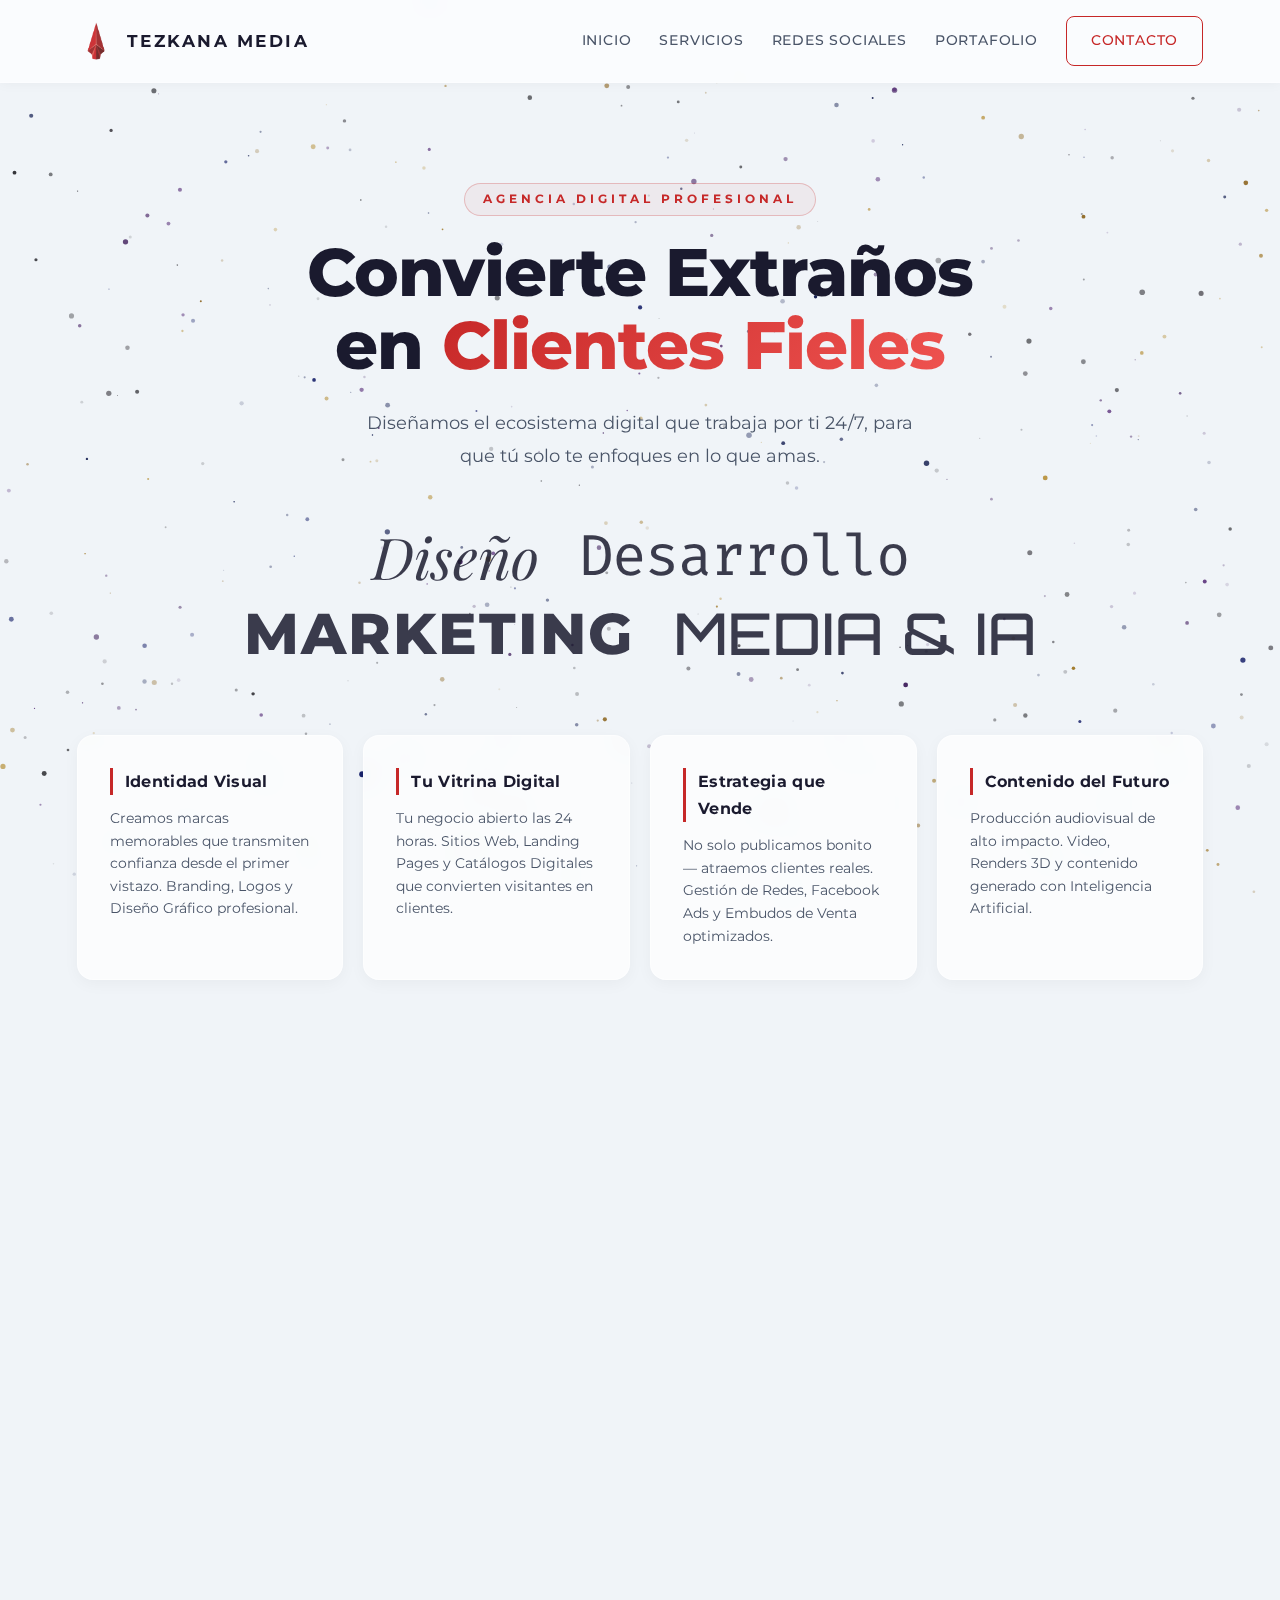
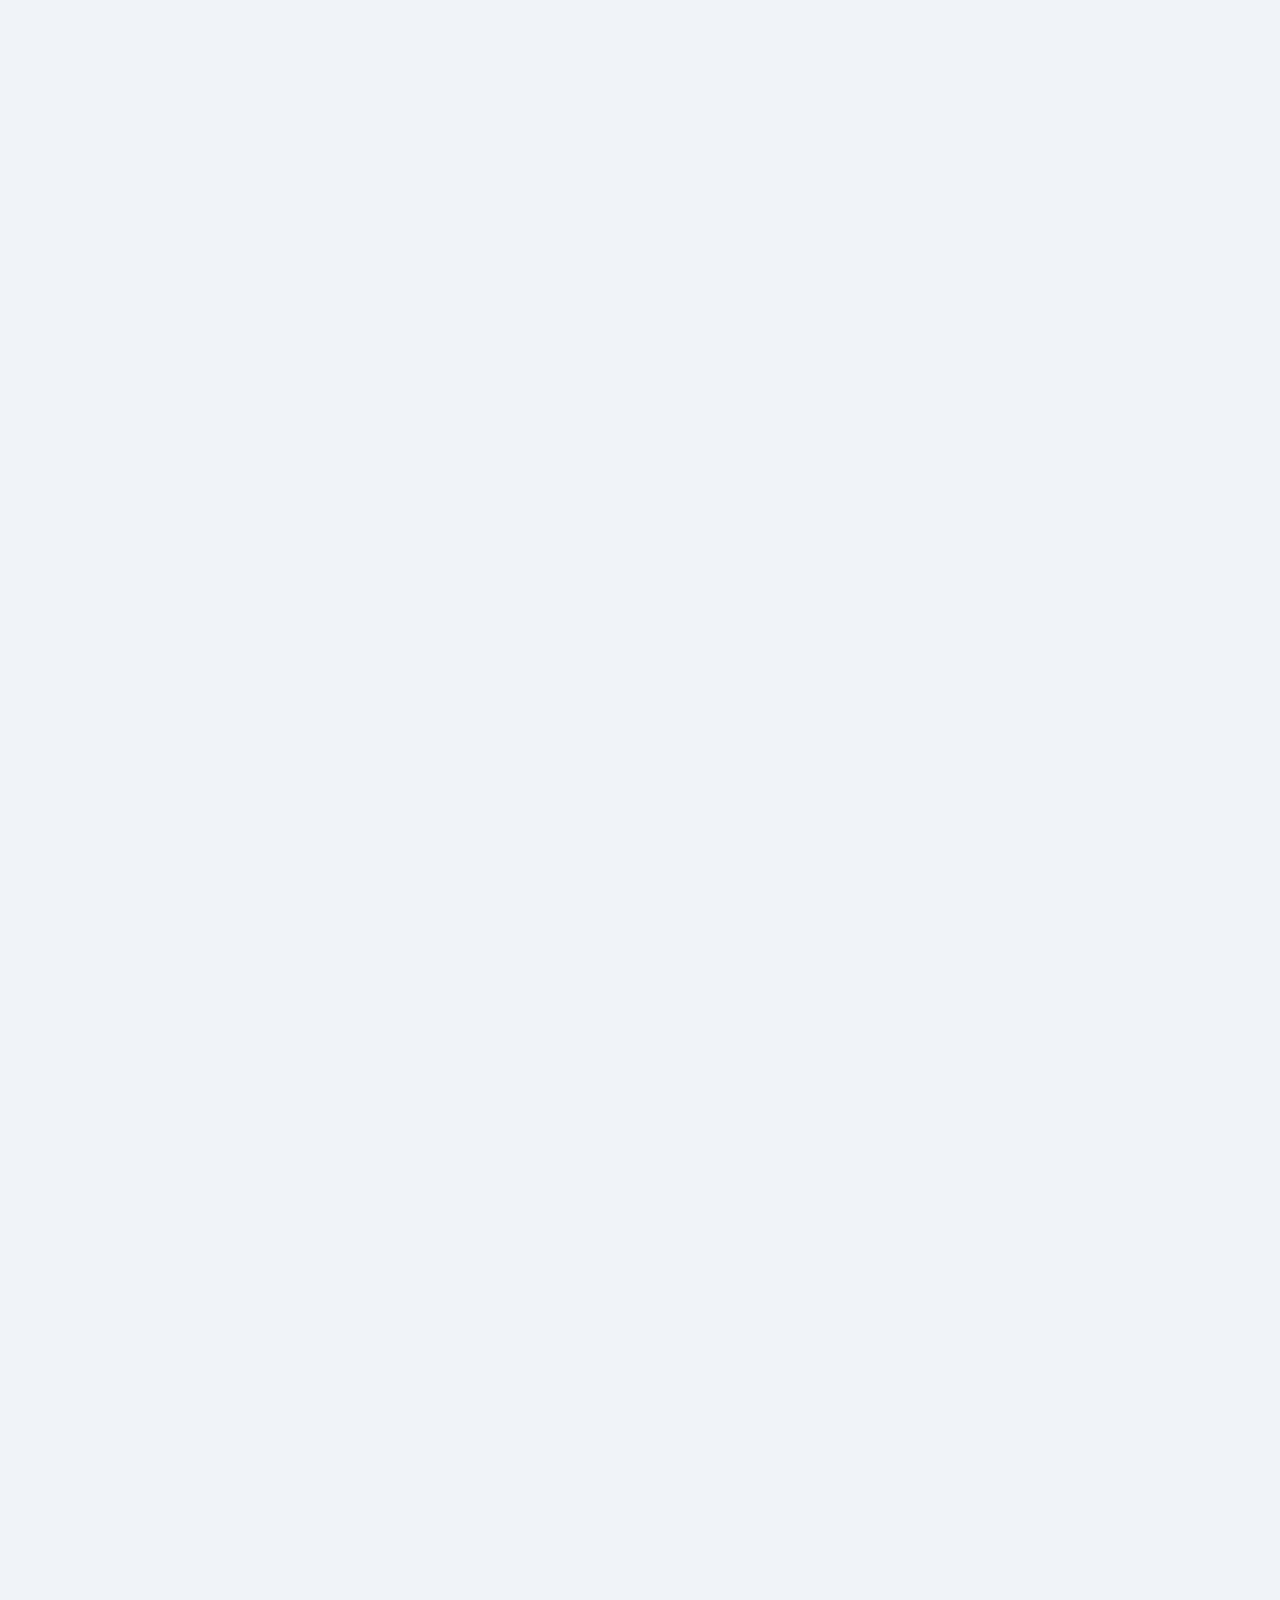
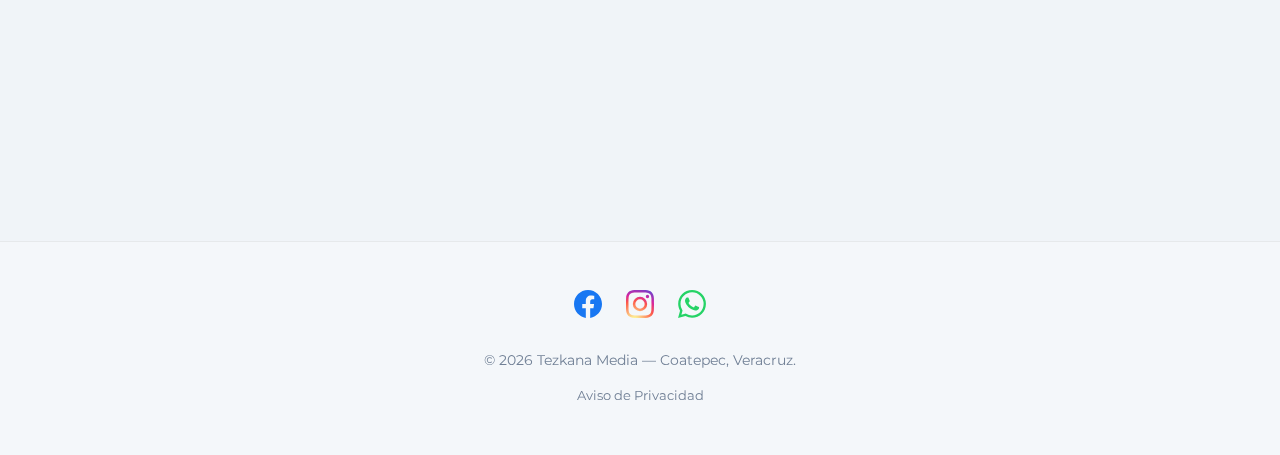
<file: index.html>
﻿<!DOCTYPE html>
<html lang="es">

<head>
    <meta charset="UTF-8">
    <meta name="viewport" content="width=device-width, initial-scale=1.0">
    <title>Tezkana Media | Convierte Extraños en Clientes Mientras Duermes</title>

    <!-- SEO Meta Tags -->
    <meta name="description"
        content="Tezkana Media - Agencia digital en Coatepec, Veracruz. Diseño web, chatbots con IA, automatización y marketing digital para convertir extraños en clientes.">
    <meta name="keywords"
        content="agencia digital, diseño web, chatbots, IA, marketing digital, Veracruz, Coatepec, automatización">
    <meta name="author" content="Tezkana Media">
    <link rel="canonical" href="https://tezkana.com/">

    <!-- Open Graph / Facebook -->
    <meta property="og:type" content="website">
    <meta property="og:url" content="https://tezkana.com/">
    <meta property="og:title" content="Tezkana Media | Convierte Extraños en Clientes">
    <meta property="og:description"
        content="Diseñamos el ecosistema digital que vende por ti, para que tú solo te enfoques en hacer lo que amas.">
    <meta property="og:image" content="https://tezkana.com/logo.png">

    <!-- Twitter -->
    <meta name="twitter:card" content="summary_large_image">
    <meta name="twitter:title" content="Tezkana Media | Convierte Extraños en Clientes">
    <meta name="twitter:description" content="Diseñamos el ecosistema digital que vende por ti.">

    <!-- Favicon -->
    <link rel="icon" type="image/png" href="favicon.png">

    <!-- Google Fonts -->
    <link rel="preconnect" href="https://fonts.googleapis.com">
    <link rel="preconnect" href="https://fonts.gstatic.com" crossorigin>
    <link
        href="https://fonts.googleapis.com/css2?family=Montserrat:wght@300;400;500;600;700;800&family=Playfair+Display:ital,wght@0,400;0,700;1,400&family=Fira+Code:wght@400&family=Orbitron:wght@500&display=swap"
        rel="stylesheet">

    <style>
        /* ========================================
           PREMIUM DESIGN SYSTEM
           Clean Glassmorphism + Editorial Typography
           ======================================== */

        :root {
            --primary: #C62828;
            --primary-light: #EF5350;
            --primary-dark: #8E0000;
            --accent: #FF6F00;
            --bg: #f0f4f8;
            --glass: rgba(255, 255, 255, 0.7);
            --glass-hover: rgba(255, 255, 255, 0.88);
            --glass-border: rgba(255, 255, 255, 0.5);
            --glass-border-hover: rgba(211, 47, 47, 0.3);
            --text: #1a1a2e;
            --text-muted: #4a5568;
            --text-light: #718096;
            --shadow-sm: 0 4px 16px rgba(0, 0, 0, 0.04);
            --shadow-md: 0 8px 32px rgba(0, 0, 0, 0.06);
            --shadow-lg: 0 16px 48px rgba(0, 0, 0, 0.10);
            --shadow-glow: 0 0 20px rgba(198, 40, 40, 0.15);
            --radius: 16px;
            --radius-sm: 8px;
            --transition: 0.35s cubic-bezier(0.4, 0, 0.2, 1);
        }

        * {
            box-sizing: border-box;
            margin: 0;
            padding: 0;
        }

        html {
            scroll-behavior: smooth;
            overflow-x: hidden;
        }

        body {
            font-family: 'Montserrat', sans-serif;
            background-color: var(--bg);
            color: var(--text);
            line-height: 1.7;
            overflow-x: hidden;
            -webkit-font-smoothing: antialiased;
            -moz-osx-font-smoothing: grayscale;
        }

        a {
            text-decoration: none;
            color: var(--text);
            transition: var(--transition);
        }

        ul {
            list-style: none;
        }

        /* ===== CANVAS ===== */
        #nebula-bg {
            position: fixed;
            top: 0;
            left: 0;
            width: 100%;
            height: 100%;
            z-index: -1;
            pointer-events: none;
        }

        /* ========================================
           NAVBAR — Sticky Glass
           ======================================== */
        nav {
            display: flex;
            justify-content: space-between;
            align-items: center;
            padding: 16px 6%;
            background: rgba(255, 255, 255, 0.72);
            backdrop-filter: blur(20px) saturate(180%);
            -webkit-backdrop-filter: blur(20px) saturate(180%);
            position: sticky;
            top: 0;
            z-index: 1000;
            border-bottom: 1px solid rgba(255, 255, 255, 0.4);
            box-shadow: 0 1px 12px rgba(0, 0, 0, 0.04);
        }

        .logo {
            display: flex;
            align-items: center;
            gap: 12px;
        }

        .logo img {
            height: 38px;
        }

        .logo span {
            font-weight: 700;
            font-size: 1.05rem;
            letter-spacing: 2.5px;
            color: var(--text);
            text-transform: uppercase;
        }

        .nav-links {
            display: flex;
            align-items: center;
            gap: 28px;
        }

        .nav-links a {
            font-size: 0.88rem;
            font-weight: 500;
            letter-spacing: 0.8px;
            text-transform: uppercase;
            color: var(--text-muted);
            position: relative;
        }

        .nav-links a:not(.btn-nav)::after {
            content: '';
            position: absolute;
            bottom: -4px;
            left: 0;
            width: 0;
            height: 2px;
            background: var(--primary);
            transition: width var(--transition);
        }

        .nav-links a:not(.btn-nav):hover::after {
            width: 100%;
        }

        .nav-links a:hover {
            color: var(--text);
        }

        .btn-nav {
            border: 1.5px solid var(--primary);
            padding: 12px 24px;
            min-height: 44px;
            border-radius: var(--radius-sm);
            color: var(--primary) !important;
            font-weight: 600;
            letter-spacing: 0.5px;
        }

        .btn-nav:hover {
            background: var(--primary);
            color: #fff !important;
            transform: translateY(-1px);
            box-shadow: var(--shadow-glow);
        }

        /* ===== HAMBURGER ===== */
        .menu-toggle {
            display: none;
            background: none;
            border: none;
            cursor: pointer;
            padding: 10px;
            z-index: 1001;
        }

        .hamburger {
            display: block;
            width: 24px;
            height: 2px;
            background-color: var(--text);
            position: relative;
            transition: var(--transition);
        }

        .hamburger::before,
        .hamburger::after {
            content: '';
            position: absolute;
            width: 24px;
            height: 2px;
            background-color: var(--text);
            transition: var(--transition);
        }

        .hamburger::before {
            top: -7px;
        }

        .hamburger::after {
            top: 7px;
        }

        .menu-toggle.active .hamburger {
            background-color: transparent;
        }

        .menu-toggle.active .hamburger::before {
            transform: rotate(45deg);
            top: 0;
        }

        .menu-toggle.active .hamburger::after {
            transform: rotate(-45deg);
            top: 0;
        }

        /* ========================================
           SECTIONS — Common
           ======================================== */
        section {
            padding: 100px 6%;
            max-width: 1200px;
            margin: 0 auto;
        }

        .section-label {
            display: block;
            font-size: 0.75rem;
            font-weight: 700;
            letter-spacing: 3px;
            text-transform: uppercase;
            color: var(--primary);
            margin-bottom: 12px;
            text-align: center;
        }

        h2 {
            font-family: 'Montserrat', sans-serif;
            font-size: 2.6rem;
            font-weight: 800;
            margin-bottom: 16px;
            text-align: center;
            letter-spacing: -0.5px;
            color: var(--text);
            line-height: 1.2;
        }

        h2 span {
            background: linear-gradient(135deg, var(--primary), var(--primary-light));
            -webkit-background-clip: text;
            -webkit-text-fill-color: transparent;
            background-clip: text;
        }

        .section-subtitle {
            text-align: center;
            color: var(--text-muted);
            font-size: 1.05rem;
            max-width: 600px;
            margin: 0 auto 50px;
            font-weight: 400;
            line-height: 1.7;
        }

        /* ========================================
           HERO
           ======================================== */
        .hero {
            min-height: 100vh;
            display: flex;
            flex-direction: column;
            justify-content: center;
            align-items: center;
            text-align: center;
            background: transparent;
            padding: 100px 6%;
            position: relative;
            overflow: hidden;
        }

        .hero-header {
            margin-bottom: 56px;
            max-width: 780px;
        }

        .hero-label {
            display: inline-block;
            font-size: 0.72rem;
            font-weight: 700;
            letter-spacing: 4px;
            text-transform: uppercase;
            color: var(--primary);
            margin-bottom: 20px;
            padding: 6px 18px;
            border: 1.5px solid rgba(198, 40, 40, 0.25);
            border-radius: 50px;
            background: rgba(198, 40, 40, 0.05);
        }

        .hero h1 {
            font-family: 'Montserrat', sans-serif;
            font-size: clamp(2.8rem, 5.5vw, 4.2rem);
            font-weight: 800;
            line-height: 1.08;
            margin-bottom: 24px;
            color: var(--text);
            letter-spacing: -1px;
        }

        .hero h1 em {
            font-style: normal;
            background: linear-gradient(135deg, var(--primary), var(--primary-light));
            -webkit-background-clip: text;
            -webkit-text-fill-color: transparent;
            background-clip: text;
        }

        .hero p {
            font-size: 1.15rem;
            color: var(--text-muted);
            margin: 0 auto;
            max-width: 560px;
            font-weight: 400;
            line-height: 1.8;
        }

        /* ===== HERO KEYWORDS ===== */
        .hero-keywords {
            display: flex;
            flex-wrap: wrap;
            justify-content: center;
            gap: 20px 60px;
            margin-bottom: 72px;
            width: 100%;
            max-width: 1200px;
            text-align: center;
            align-items: center;
        }

        .keyword-row {
            display: flex;
            flex-wrap: wrap;
            justify-content: center;
            align-items: center;
            gap: 20px 40px;
            width: 100%;
        }

        .big-word {
            font-size: clamp(2.5rem, 4.5vw, 5rem);
            line-height: 1;
            transition: var(--transition);
            cursor: default;
            color: var(--text);
            opacity: 0.85;
            white-space: nowrap;
            flex: 0 1 auto;
        }

        .big-word:hover {
            transform: scale(1.04);
            opacity: 1;
            color: var(--primary);
        }

        .font-design {
            font-family: 'Playfair Display', serif;
            font-style: italic;
            font-weight: 400;
        }

        .font-dev {
            font-family: 'Fira Code', monospace;
            font-weight: 400;
            letter-spacing: -2px;
        }

        .font-mkt {
            font-family: 'Montserrat', sans-serif;
            font-weight: 800;
            text-transform: uppercase;
            letter-spacing: 2px;
        }

        .font-media {
            font-family: 'Orbitron', sans-serif;
            font-weight: 500;
            text-transform: uppercase;
            letter-spacing: 1px;
        }

        /* ===== DETAIL CARDS ===== */
        .details-grid {
            display: grid;
            grid-template-columns: repeat(auto-fit, minmax(240px, 1fr));
            gap: 20px;
            width: 100%;
            max-width: 1200px;
        }

        .detail-card {
            background: var(--glass);
            backdrop-filter: blur(12px);
            -webkit-backdrop-filter: blur(12px);
            border: 1px solid var(--glass-border);
            padding: 32px;
            text-align: left;
            border-radius: var(--radius);
            transition: var(--transition);
            box-shadow: var(--shadow-sm);
        }

        .detail-card:hover {
            background: var(--glass-hover);
            border-color: var(--glass-border-hover);
            transform: translateY(-6px);
            box-shadow: var(--shadow-lg);
        }

        .detail-card h3 {
            font-size: 1rem;
            margin-bottom: 12px;
            color: var(--text);
            font-weight: 700;
            letter-spacing: 0.3px;
            border-left: 3px solid var(--primary);
            padding-left: 12px;
        }

        .detail-card p {
            font-size: 0.88rem;
            color: var(--text-muted);
            line-height: 1.6;
        }

        /* ========================================
           BUTTONS
           ======================================== */
        .btn-main {
            display: inline-block;
            background: linear-gradient(135deg, var(--primary), var(--primary-light));
            color: #fff;
            padding: 14px 32px;
            min-height: 48px;
            font-size: 0.9rem;
            border-radius: var(--radius-sm);
            font-weight: 700;
            text-transform: uppercase;
            letter-spacing: 1px;
            border: none;
            cursor: pointer;
            transition: var(--transition);
            box-shadow: 0 4px 16px rgba(198, 40, 40, 0.25);
            position: relative;
            overflow: hidden;
        }

        .btn-main::before {
            content: '';
            position: absolute;
            top: 0;
            left: -100%;
            width: 100%;
            height: 100%;
            background: linear-gradient(90deg, transparent, rgba(255, 255, 255, 0.2), transparent);
            transition: left 0.5s ease;
        }

        .btn-main:hover::before {
            left: 100%;
        }

        .btn-main:hover {
            transform: translateY(-2px);
            box-shadow: 0 8px 24px rgba(198, 40, 40, 0.35);
            color: #fff;
        }

        /* ========================================
           PRICING CARDS
           ======================================== */
        .pricing-grid {
            display: grid;
            grid-template-columns: repeat(auto-fit, minmax(260px, 1fr));
            gap: 28px;
        }

        .card {
            background: var(--glass);
            backdrop-filter: blur(12px);
            -webkit-backdrop-filter: blur(12px);
            padding: 44px 36px;
            border-radius: var(--radius);
            text-align: center;
            border: 1px solid var(--glass-border);
            transition: var(--transition);
            box-shadow: var(--shadow-sm);
            position: relative;
        }

        .card:hover {
            border-color: var(--glass-border-hover);
            transform: translateY(-6px);
            box-shadow: var(--shadow-lg);
        }

        .card.featured {
            border-color: var(--primary);
            box-shadow: var(--shadow-md), 0 0 0 1px rgba(198, 40, 40, 0.08);
        }

        .card.featured::before {
            content: 'POPULAR';
            position: absolute;
            top: -1px;
            right: 24px;
            background: linear-gradient(135deg, var(--primary), var(--primary-light));
            color: #fff;
            font-size: 0.65rem;
            font-weight: 700;
            letter-spacing: 2px;
            padding: 6px 16px;
            border-radius: 0 0 var(--radius-sm) var(--radius-sm);
        }

        .card h3 {
            font-size: 1.3rem;
            font-weight: 700;
            margin-bottom: 8px;
            color: var(--text);
            letter-spacing: 0.5px;
        }

        .price {
            font-size: 2.2rem;
            font-weight: 800;
            color: var(--primary);
            display: block;
            margin: 4px 0;
            letter-spacing: -0.5px;
        }

        .price-note {
            font-size: 0.82rem;
            margin-bottom: 24px;
            color: var(--text-light);
            font-weight: 400;
        }

        .card ul {
            text-align: left;
            margin-bottom: 28px;
        }

        .card li {
            margin-bottom: 12px;
            color: var(--text-muted);
            font-size: 0.9rem;
            display: flex;
            align-items: center;
            gap: 10px;
        }

        .card li::before {
            content: '✓';
            color: var(--primary);
            font-weight: 700;
            font-size: 0.85rem;
            flex-shrink: 0;
        }

        /* ========================================
           PORTFOLIO
           ======================================== */
        .portfolio-grid {
            display: grid;
            grid-template-columns: repeat(auto-fit, minmax(260px, 1fr));
            gap: 24px;
        }

        .project {
            background: var(--glass);
            backdrop-filter: blur(12px);
            -webkit-backdrop-filter: blur(12px);
            min-height: 240px;
            display: flex;
            align-items: center;
            justify-content: center;
            border-radius: var(--radius);
            border: 1px solid var(--glass-border);
            box-shadow: var(--shadow-sm);
            transition: var(--transition);
            position: relative;
            overflow: hidden;
        }

        .project::before {
            content: '';
            position: absolute;
            top: 0;
            left: 0;
            width: 100%;
            height: 4px;
            background: linear-gradient(90deg, var(--primary), var(--primary-light), var(--accent));
            opacity: 0;
            transition: opacity var(--transition);
        }

        .project:hover::before {
            opacity: 1;
        }

        .project:hover {
            transform: translateY(-6px);
            box-shadow: var(--shadow-lg);
            border-color: var(--glass-border-hover);
        }

        .project-content {
            padding: 36px;
            text-align: center;
        }

        .project-content h3 {
            color: var(--text);
            font-size: 1.2rem;
            font-weight: 700;
            margin-bottom: 8px;
        }

        .project-content p {
            color: var(--text-muted);
            font-size: 0.9rem;
            line-height: 1.6;
        }

        /* ========================================
           CONTACT
           ======================================== */
        .contact-container {
            display: flex;
            flex-wrap: wrap;
            gap: 40px;
            justify-content: center;
        }

        .contact-form {
            flex: 1;
            min-width: 0;
            width: 100%;
            background: var(--glass);
            backdrop-filter: blur(12px);
            -webkit-backdrop-filter: blur(12px);
            padding: 40px;
            border-radius: var(--radius);
            border: 1px solid var(--glass-border);
            box-shadow: var(--shadow-md);
        }

        .form-group {
            margin-bottom: 24px;
        }

        .form-group label {
            display: block;
            margin-bottom: 6px;
            color: var(--text);
            font-weight: 600;
            font-size: 0.85rem;
            letter-spacing: 0.3px;
        }

        .form-group input,
        .form-group select,
        .form-group textarea {
            width: 100%;
            padding: 12px 16px;
            background: rgba(255, 255, 255, 0.85);
            border: 1.5px solid rgba(0, 0, 0, 0.08);
            color: var(--text);
            border-radius: var(--radius-sm);
            font-family: inherit;
            font-size: 0.92rem;
            transition: var(--transition);
        }

        .form-group input:focus,
        .form-group select:focus,
        .form-group textarea:focus {
            outline: none;
            border-color: var(--primary);
            box-shadow: 0 0 0 3px rgba(198, 40, 40, 0.08);
        }

        .contact-info {
            flex: 1;
            min-width: 0;
            width: 100%;
            display: flex;
            flex-direction: column;
            justify-content: center;
            padding: 20px 0;
        }

        .contact-info h3 {
            font-family: 'Playfair Display', serif;
            font-size: 1.8rem;
            margin-bottom: 12px;
            color: var(--text);
            font-weight: 700;
        }

        .contact-info p {
            color: var(--text-muted);
            margin-bottom: 28px;
            font-size: 1rem;
            line-height: 1.7;
        }

        .btn-whatsapp {
            display: inline-flex;
            align-items: center;
            justify-content: center;
            gap: 8px;
            background: linear-gradient(135deg, #25D366, #128C7E);
            color: #fff;
            padding: 16px 28px;
            min-height: 48px;
            border-radius: var(--radius-sm);
            font-weight: 700;
            font-size: 0.95rem;
            letter-spacing: 0.3px;
            transition: var(--transition);
            box-shadow: 0 4px 16px rgba(37, 211, 102, 0.25);
        }

        .btn-whatsapp:hover {
            transform: translateY(-2px);
            box-shadow: 0 8px 24px rgba(37, 211, 102, 0.35);
            color: #fff;
        }

        /* ========================================
           FOOTER
           ======================================== */
        footer {
            text-align: center;
            padding: 48px 6%;
            border-top: 1px solid rgba(0, 0, 0, 0.06);
            color: var(--text-light);
            font-size: 0.85rem;
            background: rgba(255, 255, 255, 0.3);
            backdrop-filter: blur(8px);
            -webkit-backdrop-filter: blur(8px);
        }

        .footer-content {
            max-width: 1200px;
            margin: 0 auto;
        }

        .footer-social {
            margin-bottom: 20px;
            display: flex;
            justify-content: center;
            gap: 24px;
        }

        .footer-social a {
            font-size: 1.4rem;
            transition: var(--transition);
        }

        .footer-social a:hover {
            transform: scale(1.2) translateY(-2px);
        }

        .footer-links {
            margin-top: 12px;
        }

        .footer-links a {
            color: var(--text-light);
            font-size: 0.8rem;
        }

        .footer-links a:hover {
            color: var(--primary);
        }

        /* ========================================
           SCROLL REVEAL ANIMATIONS
           ======================================== */
        .reveal {
            opacity: 0;
            transform: translateY(32px);
            transition: opacity 0.7s cubic-bezier(0.4, 0, 0.2, 1),
                transform 0.7s cubic-bezier(0.4, 0, 0.2, 1);
        }

        .reveal.visible {
            opacity: 1;
            transform: translateY(0);
        }

        /* Stagger children */
        .reveal-delay-1 {
            transition-delay: 0.1s;
        }

        .reveal-delay-2 {
            transition-delay: 0.2s;
        }

        .reveal-delay-3 {
            transition-delay: 0.3s;
        }

        .reveal-delay-4 {
            transition-delay: 0.4s;
        }

        /* ========================================
           RESPONSIVE
           ======================================== */
        @media (max-width: 768px) {
            nav {
                padding: 14px 5%;
            }

            .menu-toggle {
                display: block;
            }

            .nav-links {
                position: fixed;
                top: 0;
                right: -100%;
                width: 75%;
                height: 100vh;
                background: rgba(255, 255, 255, 0.97);
                backdrop-filter: blur(20px);
                -webkit-backdrop-filter: blur(20px);
                flex-direction: column;
                justify-content: center;
                align-items: center;
                gap: 32px;
                transition: right 0.35s ease;
                border-left: 1px solid rgba(0, 0, 0, 0.06);
                box-shadow: -8px 0 32px rgba(0, 0, 0, 0.08);
            }

            .nav-links.active {
                right: 0;
            }

            .nav-links a {
                font-size: 1.1rem;
                color: var(--text);
            }

            .hero {
                padding: 120px 5% 60px;
            }

            .hero h1 {
                font-size: clamp(2rem, 7vw, 3rem);
            }

            .hero-keywords {
                gap: 14px;
            }

            .keyword-row {
                flex-direction: column;
                gap: 14px;
                text-align: center;
            }

            .big-word {
                font-size: clamp(2rem, 8vw, 3rem);
                text-align: center;
            }

            .logo span {
                display: none;
            }

            section {
                padding: 70px 5%;
            }

            h2 {
                font-size: 2rem;
            }
        }

        @media (max-width: 480px) {
            .hero h1 {
                font-size: 1.9rem;
            }

            section {
                padding: 56px 4%;
            }

            h2 {
                font-size: 1.7rem;
            }

            .card {
                padding: 28px 20px;
            }

            .contact-form {
                padding: 28px 20px;
            }

            .btn-main {
                padding: 14px 20px;
                font-size: 0.85rem;
                width: 100%;
                text-align: center;
            }

            .btn-nav {
                padding: 12px 18px;
                font-size: 0.82rem;
            }

            .btn-whatsapp {
                width: 100%;
                text-align: center;
            }

            .details-grid {
                grid-template-columns: 1fr;
            }

            .pricing-grid {
                grid-template-columns: 1fr;
            }

            .portfolio-grid {
                grid-template-columns: 1fr;
            }

            .contact-container {
                flex-direction: column;
            }

            .hero-header {
                margin-bottom: 36px;
            }

            .hero-keywords {
                margin-bottom: 48px;
            }
        }

        /* Extra small screens */
        @media (max-width: 360px) {
            .hero h1 {
                font-size: 1.65rem;
            }

            h2 {
                font-size: 1.5rem;
            }

            .big-word {
                font-size: clamp(1.6rem, 8vw, 2.5rem);
            }

            section {
                padding: 48px 3.5%;
            }

            .card {
                padding: 24px 16px;
            }

            .hero {
                padding: 100px 4% 50px;
            }
        }
    </style>
</head>

<body>

    <!-- Canvas de fondo animado -->
    <canvas id="nebula-bg"></canvas>

    <!-- ===== NAVBAR ===== -->
    <nav>
        <div class="logo">
            <img src="logo-new.png" alt="Tezkana Logo">
            <span>TEZKANA MEDIA</span>
        </div>

        <button class="menu-toggle" aria-label="Abrir menú de navegación" aria-expanded="false">
            <span class="hamburger"></span>
        </button>

        <div class="nav-links">
            <a href="#inicio">Inicio</a>
            <a href="#servicios">Servicios</a>
            <a href="redes-sociales.html">Redes Sociales</a>
            <a href="#portafolio">Portafolio</a>
            <a href="#contacto" class="btn-nav">Contacto</a>
        </div>
    </nav>

    <!-- ===== HERO ===== -->
    <header id="inicio" class="hero">
        <div class="hero-header reveal">
            <span class="hero-label">Agencia Digital Profesional</span>
            <h1>Convierte Extraños<br>en <em>Clientes Fieles</em></h1>
            <p>Diseñamos el ecosistema digital que trabaja por ti 24/7, para que tú solo te enfoques en lo que amas.</p>
        </div>

        <div class="hero-keywords reveal">
            <div class="keyword-row">
                <span class="big-word font-design">Diseño</span>
                <span class="big-word font-dev">Desarrollo</span>
            </div>
            <div class="keyword-row">
                <span class="big-word font-mkt">Marketing</span>
                <span class="big-word font-media">Media & IA</span>
            </div>
        </div>

        <div class="details-grid">
            <div class="detail-card reveal reveal-delay-1">
                <h3>Identidad Visual</h3>
                <p>Creamos marcas memorables que transmiten confianza desde el primer vistazo. Branding, Logos y Diseño
                    Gráfico profesional.</p>
            </div>

            <div class="detail-card reveal reveal-delay-2">
                <h3>Tu Vitrina Digital</h3>
                <p>Tu negocio abierto las 24 horas. Sitios Web, Landing Pages y Catálogos Digitales que convierten
                    visitantes en clientes.</p>
            </div>

            <div class="detail-card reveal reveal-delay-3">
                <h3>Estrategia que Vende</h3>
                <p>No solo publicamos bonito — atraemos clientes reales. Gestión de Redes, Facebook Ads y Embudos de
                    Venta optimizados.</p>
            </div>

            <div class="detail-card reveal reveal-delay-4">
                <h3>Contenido del Futuro</h3>
                <p>Producción audiovisual de alto impacto. Video, Renders 3D y contenido generado con Inteligencia
                    Artificial.</p>
            </div>
        </div>
    </header>

    <!-- ===== PLANES ===== -->
    <section id="servicios">
        <span class="section-label reveal">Inversión</span>
        <h2 class="reveal">Elige tu <span>Plan Ideal</span></h2>
        <p class="section-subtitle reveal">Soluciones adaptadas a cada etapa de tu negocio. Sin letra pequeña, sin
            sorpresas.</p>

        <div class="pricing-grid">
            <div class="card reveal reveal-delay-1">
                <h3>Starter</h3>
                <span class="price">$3,500 MXN</span>
                <p class="price-note">Pago único + mantenimiento opcional</p>
                <ul>
                    <li>Chatbot de respuestas rápidas</li>
                    <li>Botón flotante de WhatsApp</li>
                    <li>Landing Page profesional</li>
                    <li>Integración con Facebook</li>
                </ul>
                <a href="#contacto" class="btn-nav">Elegir Plan</a>
            </div>

            <div class="card featured reveal reveal-delay-2">
                <h3 style="color: var(--primary)">Growth · PyME</h3>
                <span class="price">$8,500 MXN</span>
                <p class="price-note">Pago único / Meses sin intereses</p>
                <ul>
                    <li>Agente IA entrenado con GPT</li>
                    <li>Automatización de correos</li>
                    <li>Conexión directa a tu CRM</li>
                    <li>Soporte prioritario 24/7</li>
                </ul>
                <a href="#contacto" class="btn-main">Elegir Plan</a>
            </div>

            <div class="card reveal reveal-delay-3">
                <h3>Enterprise</h3>
                <span class="price">A Medida</span>
                <p class="price-note">Para corporativos y franquicias</p>
                <ul>
                    <li>Consultoría de procesos completa</li>
                    <li>Integraciones complejas (ERP/API)</li>
                    <li>Dashboards personalizados</li>
                    <li>Entrenamiento de tu equipo</li>
                </ul>
                <a href="#contacto" class="btn-nav">Cotizar</a>
            </div>
        </div>
    </section>

    <!-- ===== PORTAFOLIO ===== -->
    <section id="portafolio">
        <span class="section-label reveal">Resultados Reales</span>
        <h2 class="reveal">Casos de <span>Éxito</span></h2>
        <p class="section-subtitle reveal">Negocios que confiaron en nosotros y ahora venden mientras duermen.</p>

        <div class="portfolio-grid">
            <div class="project reveal reveal-delay-1">
                <div class="project-content">
                    <h3>Inmobiliaria Xalapa</h3>
                    <p>Automatización de citas y filtrado inteligente de prospectos por WhatsApp. 3x más citas
                        agendadas.</p>
                </div>
            </div>

            <div class="project reveal reveal-delay-2">
                <div class="project-content">
                    <h3>E-commerce Café</h3>
                    <p>Recuperación de carritos abandonados con IA conversacional. +40% en tasa de conversión.</p>
                </div>
            </div>

            <div class="project reveal reveal-delay-3">
                <div class="project-content">
                    <h3>Consultorio Dental</h3>
                    <p>Sistema de agendamiento y recordatorios automáticos. Reducción del 80% en citas perdidas.</p>
                </div>
            </div>
        </div>
    </section>

    <!-- ===== CONTACTO ===== -->
    <section id="contacto">
        <span class="section-label reveal">Da el Primer Paso</span>
        <h2 class="reveal">Hablemos de tu <span>Proyecto</span></h2>
        <p class="section-subtitle reveal">Cuéntanos qué necesitas y te mostramos cómo podemos ayudarte a crecer.</p>

        <div class="contact-container">
            <div class="contact-form reveal">
                <form id="contact-form">
                    <div class="form-group">
                        <label for="nombre">Nombre</label>
                        <input type="text" id="nombre" name="nombre" placeholder="Tu nombre completo" required>
                    </div>
                    <div class="form-group">
                        <label for="whatsapp">WhatsApp</label>
                        <input type="tel" id="whatsapp" name="whatsapp" placeholder="10 dígitos" pattern="[0-9]{10}"
                            required>
                    </div>
                    <div class="form-group">
                        <label for="servicio">Servicio de interés</label>
                        <select id="servicio" name="servicio" required>
                            <option value="">Selecciona un servicio</option>
                            <option value="chatbots">Chatbots & IA</option>
                            <option value="automatizacion">Automatización de Procesos</option>
                            <option value="web">Desarrollo Web</option>
                            <option value="otro">Otro</option>
                        </select>
                    </div>
                    <button type="submit" class="btn-main" style="width:100%;"
                        aria-label="Enviar solicitud de asesoría">
                        Solicitar Asesoría Gratuita
                    </button>
                </form>
            </div>

            <div class="contact-info reveal reveal-delay-1">
                <h3>¿Listo para escalar?</h3>
                <p>Agenda una llamada de 15 minutos sin compromiso. Te mostraremos exactamente cómo podemos llevar tu
                    negocio al siguiente nivel.</p>
                <a href="https://wa.me/5215655425153" target="_blank" class="btn-whatsapp"
                    aria-label="Enviar mensaje por WhatsApp">
                    💬 Escríbenos por WhatsApp
                </a>
            </div>
        </div>
    </section>

    <!-- ===== FOOTER ===== -->
    <footer>
        <div class="footer-content">
            <div class="footer-social">
                <a href="https://facebook.com/tezkana" aria-label="Facebook" target="_blank" rel="noopener">
                    <svg xmlns="http://www.w3.org/2000/svg" width="28" height="28" viewBox="0 0 24 24" fill="#1877F2">
                        <path
                            d="M24 12.073c0-6.627-5.373-12-12-12s-12 5.373-12 12c0 5.99 4.388 10.954 10.125 11.854v-8.385H7.078v-3.47h3.047V9.43c0-3.007 1.792-4.669 4.533-4.669 1.312 0 2.686.235 2.686.235v2.953H15.83c-1.491 0-1.956.925-1.956 1.874v2.25h3.328l-.532 3.47h-2.796v8.385C19.612 23.027 24 18.062 24 12.073z" />
                    </svg>
                </a>
                <a href="https://instagram.com/tezkana" aria-label="Instagram" target="_blank" rel="noopener">
                    <svg xmlns="http://www.w3.org/2000/svg" width="28" height="28" viewBox="0 0 24 24" fill="none">
                        <defs>
                            <radialGradient id="ig-grad" cx="30%" cy="107%" r="150%">
                                <stop offset="0%" stop-color="#fdf497" />
                                <stop offset="5%" stop-color="#fdf497" />
                                <stop offset="45%" stop-color="#fd5949" />
                                <stop offset="60%" stop-color="#d6249f" />
                                <stop offset="90%" stop-color="#285AEB" />
                            </radialGradient>
                        </defs>
                        <path
                            d="M12 2.163c3.204 0 3.584.012 4.85.07 3.252.148 4.771 1.691 4.919 4.919.058 1.265.069 1.645.069 4.849 0 3.205-.012 3.584-.069 4.849-.149 3.225-1.664 4.771-4.919 4.919-1.266.058-1.644.07-4.85.07-3.204 0-3.584-.012-4.849-.07-3.26-.149-4.771-1.699-4.919-4.92-.058-1.265-.07-1.644-.07-4.849 0-3.204.013-3.583.07-4.849.149-3.227 1.664-4.771 4.919-4.919 1.266-.057 1.645-.069 4.849-.069zM12 0C8.741 0 8.333.014 7.053.072 2.695.272.273 2.69.073 7.052.014 8.333 0 8.741 0 12c0 3.259.014 3.668.072 4.948.2 4.358 2.618 6.78 6.98 6.98C8.333 23.986 8.741 24 12 24c3.259 0 3.668-.014 4.948-.072 4.354-.2 6.782-2.618 6.979-6.98.059-1.28.073-1.689.073-4.948 0-3.259-.014-3.667-.072-4.947-.196-4.354-2.617-6.78-6.979-6.98C15.668.014 15.259 0 12 0zm0 5.838a6.162 6.162 0 100 12.324 6.162 6.162 0 000-12.324zM12 16a4 4 0 110-8 4 4 0 010 8zm6.406-11.845a1.44 1.44 0 100 2.881 1.44 1.44 0 000-2.881z"
                            fill="url(#ig-grad)" />
                    </svg>
                </a>
                <a href="https://wa.me/5215655425153" aria-label="WhatsApp" target="_blank" rel="noopener">
                    <svg xmlns="http://www.w3.org/2000/svg" width="28" height="28" viewBox="0 0 24 24" fill="#25D366">
                        <path
                            d="M17.472 14.382c-.297-.149-1.758-.867-2.03-.967-.273-.099-.471-.148-.67.15-.197.297-.767.966-.94 1.164-.173.199-.347.223-.644.075-.297-.15-1.255-.463-2.39-1.475-.883-.788-1.48-1.761-1.653-2.059-.173-.297-.018-.458.13-.606.134-.133.298-.347.446-.52.149-.174.198-.298.298-.497.099-.198.05-.371-.025-.52-.075-.149-.669-1.612-.916-2.207-.242-.579-.487-.5-.669-.51-.173-.008-.371-.01-.57-.01-.198 0-.52.074-.792.372-.272.297-1.04 1.016-1.04 2.479 0 1.462 1.065 2.875 1.213 3.074.149.198 2.096 3.2 5.077 4.487.709.306 1.262.489 1.694.625.712.227 1.36.195 1.871.118.571-.085 1.758-.719 2.006-1.413.248-.694.248-1.289.173-1.413-.074-.124-.272-.198-.57-.347m-5.421 7.403h-.004a9.87 9.87 0 01-5.031-1.378l-.361-.214-3.741.982.998-3.648-.235-.374a9.86 9.86 0 01-1.51-5.26c.001-5.45 4.436-9.884 9.888-9.884 2.64 0 5.122 1.03 6.988 2.898a9.825 9.825 0 012.893 6.994c-.003 5.45-4.437 9.884-9.885 9.884m8.413-18.297A11.815 11.815 0 0012.05 0C5.495 0 .16 5.335.157 11.892c0 2.096.547 4.142 1.588 5.945L.057 24l6.305-1.654a11.882 11.882 0 005.683 1.448h.005c6.554 0 11.89-5.335 11.893-11.893a11.821 11.821 0 00-3.48-8.413z" />
                    </svg>
                </a>
            </div>
            <p>&copy; 2026 Tezkana Media — Coatepec, Veracruz.</p>
            <p class="footer-links">
                <a href="aviso-privacidad.html">Aviso de Privacidad</a>
            </p>
        </div>
    </footer>

    <!-- ===== JAVASCRIPT: Menú + Scroll Reveal + Formulario ===== -->
    <script>
        // --- Menú hamburguesa ---
        const menuToggle = document.querySelector('.menu-toggle');
        const navLinks = document.querySelector('.nav-links');

        menuToggle.addEventListener('click', () => {
            const isOpen = navLinks.classList.toggle('active');
            menuToggle.setAttribute('aria-expanded', isOpen);
            menuToggle.classList.toggle('active');
        });

        navLinks.querySelectorAll('a').forEach(link => {
            link.addEventListener('click', () => {
                navLinks.classList.remove('active');
                menuToggle.classList.remove('active');
                menuToggle.setAttribute('aria-expanded', 'false');
            });
        });

        // --- Scroll Reveal (Intersection Observer) ---
        const revealObserver = new IntersectionObserver((entries) => {
            entries.forEach(entry => {
                if (entry.isIntersecting) {
                    entry.target.classList.add('visible');
                }
            });
        }, {
            threshold: 0.1,
            rootMargin: '0px 0px -40px 0px'
        });

        document.querySelectorAll('.reveal').forEach(el => revealObserver.observe(el));

        // --- Validación de formulario → WhatsApp ---
        const form = document.getElementById('contact-form');
        form.addEventListener('submit', (e) => {
            e.preventDefault();

            const nombre = document.getElementById('nombre').value;
            const whatsapp = document.getElementById('whatsapp').value;
            const servicio = document.getElementById('servicio').value;

            const mensaje = encodeURIComponent(
                `¡Hola! Soy ${nombre}.\n\nMe interesa el servicio de: ${servicio}\n\nMi WhatsApp es: ${whatsapp}`
            );

            window.open(`https://wa.me/5215655425153?text=${mensaje}`, '_blank');
        });
    </script>

    <!-- ===== STARFIELD CANVAS — NO TOCAR ===== -->
    <script>
        (function () {
            const canvas = document.getElementById('nebula-bg');
            const ctx = canvas.getContext('2d');

            // === Posicionar canvas via JS ===
            canvas.style.position = 'fixed';
            canvas.style.top = '0';
            canvas.style.left = '0';
            canvas.style.width = '100%';
            canvas.style.height = '100%';
            canvas.style.zIndex = '-1';
            canvas.style.pointerEvents = 'none';

            let w, h;
            let time = 0;
            const BG = '#f0f4f8';

            // Colores oscuros/saturados que contrastan en fondo claro
            const starColors = [
                { r: 20, g: 30, b: 80 },    // Azul marino profundo
                { r: 15, g: 25, b: 100 },   // Azul marino intenso
                { r: 30, g: 40, b: 90 },    // Azul oscuro
                { r: 50, g: 50, b: 55 },    // Gris carbon
                { r: 60, g: 58, b: 65 },    // Gris carbon claro
                { r: 45, g: 45, b: 50 },    // Gris carbon oscuro
                { r: 60, g: 20, b: 90 },    // Violeta oscuro
                { r: 75, g: 30, b: 110 },   // Violeta profundo
                { r: 50, g: 15, b: 80 },    // Violeta intenso
                { r: 160, g: 120, b: 40 },  // Dorado/Bronce
                { r: 180, g: 140, b: 50 },  // Dorado claro
                { r: 140, g: 100, b: 30 },  // Bronce oscuro
            ];

            function pick(a) { return a[Math.floor(Math.random() * a.length)]; }

            class Star {
                constructor() { this.reset(true); }
                reset(initial) {
                    this.x = initial ? Math.random() * w : (Math.random() < 0.5 ? -5 : w + 5);
                    this.y = Math.random() * h;
                    this.baseR = 0.5 + Math.random() * 2;
                    // Drift: lento movimiento diagonal
                    this.vx = 0.15 + Math.random() * 0.35;
                    this.vy = -0.05 + Math.random() * 0.1;
                    // Twinkle
                    this.twinkleSpeed = 0.02 + Math.random() * 0.04;
                    this.twinklePhase = Math.random() * Math.PI * 2;
                    this.baseAlpha = 0.4 + Math.random() * 0.6;
                    // Color
                    const c = pick(starColors);
                    this.cr = c.r; this.cg = c.g; this.cb = c.b;
                }
                update() {
                    this.x += this.vx;
                    this.y += this.vy;
                    // Wrap around
                    if (this.x > w + 10) { this.x = -5; this.y = Math.random() * h; }
                    if (this.x < -10) { this.x = w + 5; this.y = Math.random() * h; }
                    if (this.y > h + 10 || this.y < -10) { this.y = this.y > h ? -5 : h + 5; }
                }
                draw(t) {
                    const twinkle = 0.3 + (Math.sin(t * this.twinkleSpeed + this.twinklePhase) * 0.5 + 0.5) * 0.7;
                    const alpha = this.baseAlpha * twinkle;
                    const r = this.baseR * (0.7 + twinkle * 0.5);

                    ctx.beginPath();
                    ctx.arc(this.x, this.y, r, 0, Math.PI * 2);
                    ctx.fillStyle = `rgba(${this.cr},${this.cg},${this.cb},${alpha})`;
                    ctx.fill();
                }
            }

            let stars = [];
            const STAR_COUNT = window.innerWidth <= 768 ? 150 : 450;

            function init() {
                stars = [];
                for (let i = 0; i < STAR_COUNT; i++) stars.push(new Star());
            }

            function resize() {
                w = canvas.width = window.innerWidth;
                h = canvas.height = window.innerHeight;
                init();
            }
            window.addEventListener('resize', resize);
            resize();

            function animate() {
                time++;
                ctx.fillStyle = BG;
                ctx.fillRect(0, 0, w, h);

                for (const s of stars) {
                    s.update();
                    s.draw(time);
                }
                requestAnimationFrame(animate);
            }
            animate();
        })();
    </script>

</body>

</html>
</file>
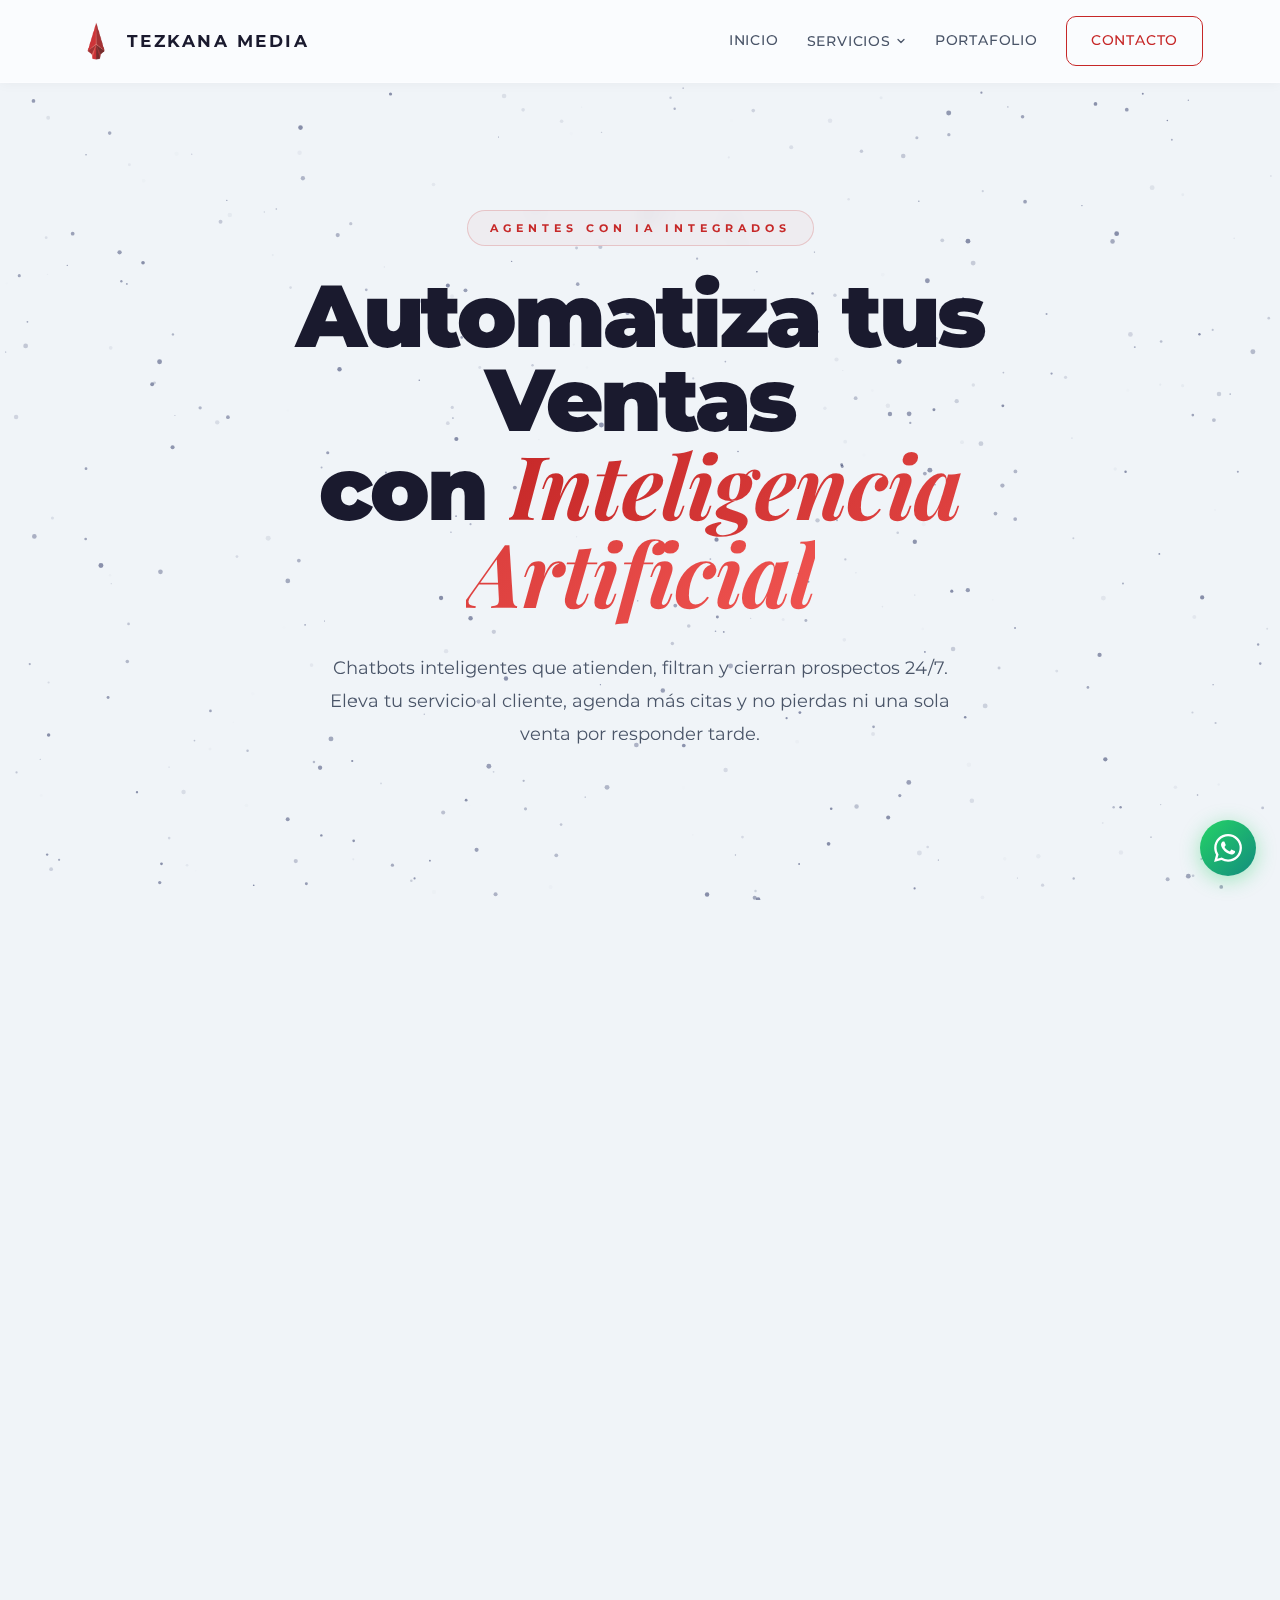
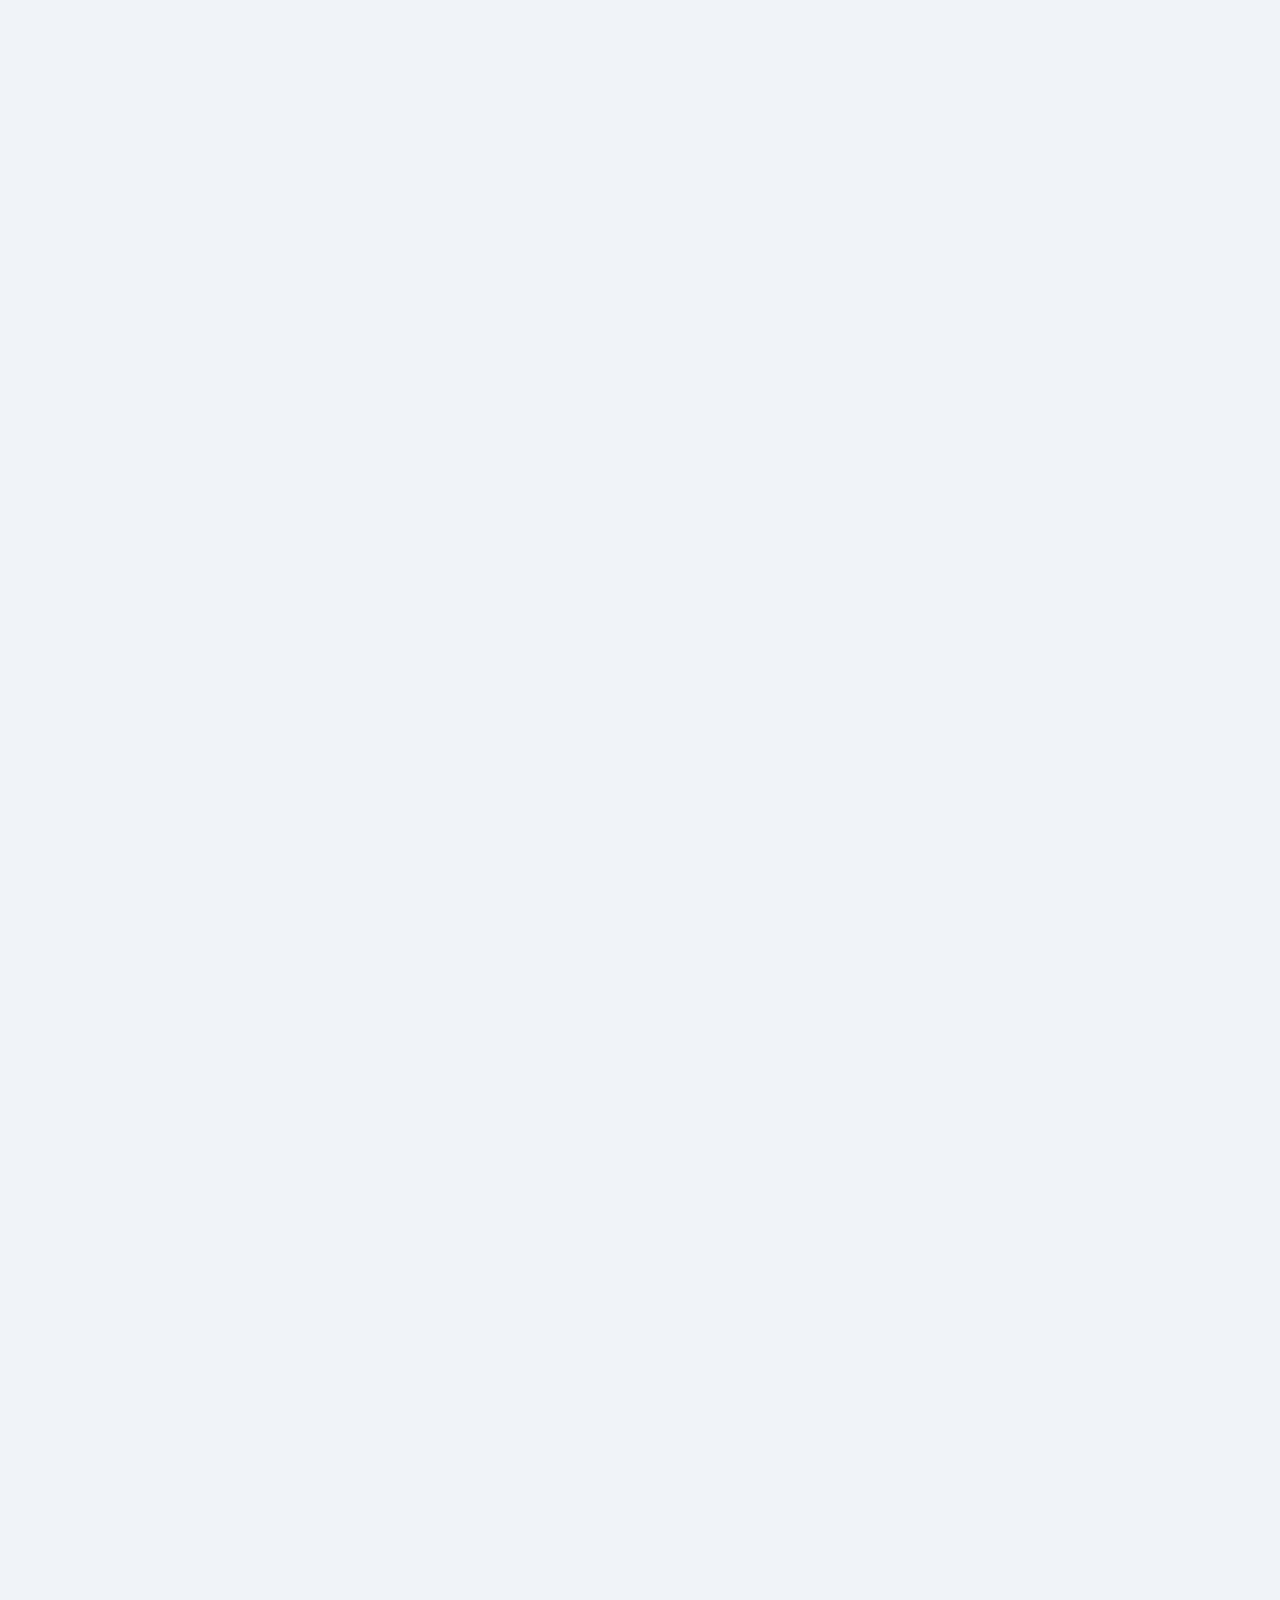
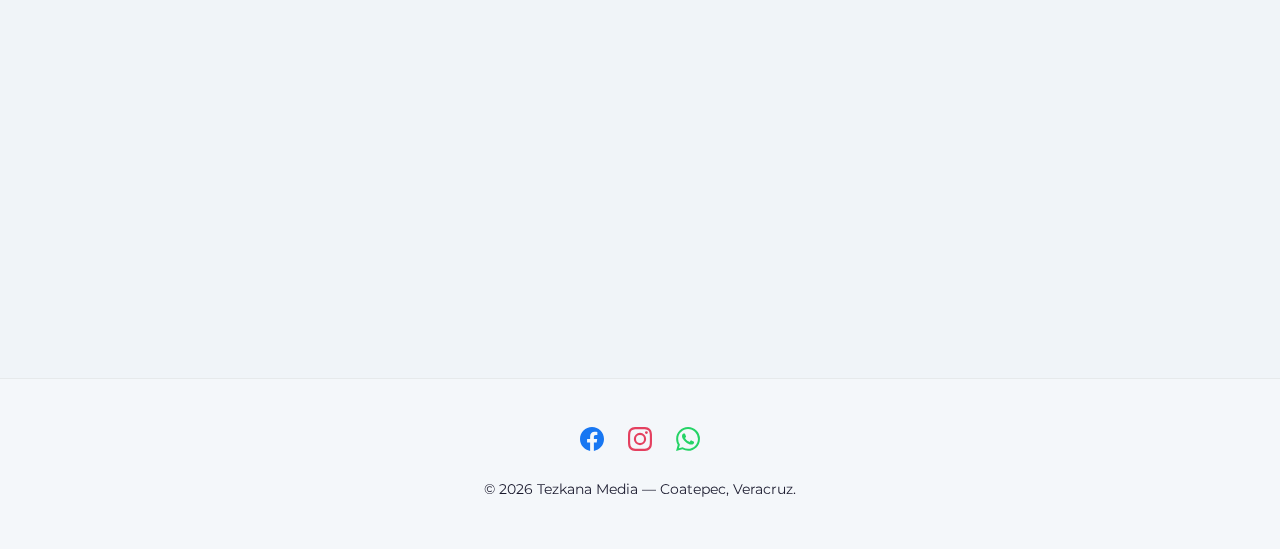
<file: agentes-ia.html>
<!DOCTYPE html>
<html lang="es">

<head>
    <meta charset="UTF-8">
    <meta name="viewport" content="width=device-width, initial-scale=1.0">
    <title>Agentes con IA Integrados | Tezkana Media</title>

    <meta name="description"
        content="Chatbots y asistentes de Inteligencia Artificial para WhatsApp y Redes Sociales. Atiende, filtra y agenda citas 24/7.">
    <meta name="keywords"
        content="agentes IA, chatbots, inteligencia artificial, automatización de WhatsApp, agendar citas, agencia digital, Veracruz, Coatepec">
    <meta name="author" content="Tezkana Media">
    <link rel="canonical" href="https://tezkana.com/agentes-ia.html">

    <meta property="og:type" content="website">
    <meta property="og:url" content="https://tezkana.com/agentes-ia.html">
    <meta property="og:title" content="Agentes con IA Integrados | Tezkana Media">
    <meta property="og:description"
        content="Automatiza tu atención al cliente con Inteligencia Artificial. No pierdas ni una sola venta por responder tarde.">
    <meta property="og:image" content="https://tezkana.com/logo.png">

    <link rel="icon" type="image/png" href="favicon.png">

    <link rel="preconnect" href="https://fonts.googleapis.com">
    <link rel="preconnect" href="https://fonts.gstatic.com" crossorigin>
    <link
        href="https://fonts.googleapis.com/css2?family=Montserrat:wght@300;400;500;600;700;800;900&family=Playfair+Display:ital,wght@0,400;0,700;1,400;1,700&family=Fira+Code:wght@400&family=Orbitron:wght@500&display=swap"
        rel="stylesheet">

    <style>
        /* ========================================
           PREMIUM DESIGN SYSTEM — VANGUARD EDITION
           ======================================== */

        :root {
            --primary: #C62828;
            --primary-light: #EF5350;
            --primary-dark: #8E0000;
            --accent: #FF6F00;
            --bg: #f0f4f8;
            --glass: rgba(255, 255, 255, 0.55);
            --glass-hover: rgba(255, 255, 255, 0.78);
            --glass-border: rgba(255, 255, 255, 0.35);
            --glass-border-hover: rgba(211, 47, 47, 0.4);
            --text: #1a1a2e;
            --text-muted: #4a5568;
            --text-light: #718096;
            --shadow-sm: 0 4px 16px rgba(0, 0, 0, 0.04);
            --shadow-md: 0 8px 40px rgba(0, 0, 0, 0.07);
            --shadow-lg: 0 20px 60px rgba(0, 0, 0, 0.12);
            --shadow-xl: 0 32px 80px rgba(0, 0, 0, 0.16);
            --shadow-glow: 0 0 30px rgba(198, 40, 40, 0.2);
            --shadow-glow-intense: 0 0 50px rgba(198, 40, 40, 0.3), 0 0 100px rgba(198, 40, 40, 0.1);
            --radius: 20px;
            --radius-sm: 10px;
            --radius-lg: 28px;
            --transition: 0.4s cubic-bezier(0.4, 0, 0.2, 1);
            --transition-slow: 0.6s cubic-bezier(0.4, 0, 0.2, 1);
        }

        * {
            box-sizing: border-box;
            margin: 0;
            padding: 0;
        }

        html {
            scroll-behavior: smooth;
            overflow-x: hidden;
        }

        body {
            font-family: 'Montserrat', sans-serif;
            background-color: var(--bg);
            color: var(--text);
            line-height: 1.7;
            overflow-x: hidden;
            -webkit-font-smoothing: antialiased;
                    padding-top: 70px;
        }

        a {
            text-decoration: none;
            color: var(--text);
            transition: var(--transition);
        }

        ul {
            list-style: none;
        }

        /* ===== CANVAS ===== */
        #nebula-bg {
            position: fixed;
            top: 0;
            left: 0;
            width: 100%;
            height: 100%;
            z-index: -1;
            pointer-events: none;
        }

        /* ===== NAVBAR ===== */
        nav {
            display: flex;
            justify-content: space-between;
            align-items: center;
            padding: 16px 6%;
            background: rgba(255, 255, 255, 0.72);
            backdrop-filter: blur(20px) saturate(180%);
            -webkit-backdrop-filter: blur(20px) saturate(180%);
            position: fixed;
            width: 100%;
            top: 0;
            z-index: 1000;
            border-bottom: 1px solid rgba(255, 255, 255, 0.4);
            box-shadow: 0 1px 12px rgba(0, 0, 0, 0.04);
        }

        .logo {
            display: flex;
            align-items: center;
            gap: 12px;
        }

        .logo img {
            height: 38px;
        }

        .logo span {
            font-weight: 700;
            font-size: 1.05rem;
            letter-spacing: 2.5px;
            text-transform: uppercase;
        }

        .nav-links {
            display: flex;
            align-items: center;
            gap: 28px;
        }

        .nav-links a {
            font-size: 0.88rem;
            font-weight: 500;
            letter-spacing: 0.8px;
            text-transform: uppercase;
            color: var(--text-muted);
            position: relative;
        }

        .nav-links a:not(.btn-nav)::after {
            content: '';
            position: absolute;
            bottom: -4px;
            left: 0;
            width: 0;
            height: 2px;
            background: var(--primary);
            transition: width var(--transition);
        }

        .nav-links a:not(.btn-nav):hover::after {
            width: 100%;
        }

        .nav-links a:hover {
            color: var(--text);
        }

        .nav-links a.active-link {
            color: var(--primary);
            font-weight: 700;
        }

        .btn-nav {
            border: 1.5px solid var(--primary);
            padding: 12px 24px;
            min-height: 44px;
            border-radius: var(--radius-sm);
            color: var(--primary) !important;
            font-weight: 600;
        }

        .btn-nav:hover {
            background: var(--primary);
            color: #fff !important;
            transform: translateY(-1px);
            box-shadow: var(--shadow-glow);
        }

        /* ========================================
           DROPDOWN — Servicios
           ======================================== */
        .nav-dropdown {
            position: relative;
        }

        .nav-dropdown-toggle {
            cursor: pointer;
            display: flex;
            align-items: center;
            gap: 4px;
            font-size: 0.88rem;
            font-weight: 500;
            letter-spacing: 0.8px;
            text-transform: uppercase;
            color: var(--text-muted);
            background: none;
            border: none;
            font-family: 'Montserrat', sans-serif;
            padding: 0;
            transition: var(--transition);
            position: relative;
        }

        .nav-dropdown-toggle::after {
            content: '';
            position: absolute;
            bottom: -4px;
            left: 0;
            width: 0;
            height: 2px;
            background: var(--primary);
            transition: width var(--transition);
        }

        .nav-dropdown-toggle:hover::after {
            width: 100%;
        }

        .nav-dropdown-toggle:hover {
            color: var(--text);
        }

        .dropdown-chevron {
            width: 12px;
            height: 12px;
            stroke: currentColor;
            stroke-width: 2.5;
            fill: none;
            stroke-linecap: round;
            stroke-linejoin: round;
            transition: transform 0.3s ease;
        }

        .nav-dropdown:hover .dropdown-chevron,
        .nav-dropdown.open .dropdown-chevron {
            transform: rotate(180deg);
        }

        .nav-dropdown-menu {
            position: absolute;
            top: calc(100% + 16px);
            left: 50%;
            transform: translateX(-50%) translateY(8px);
            min-width: 280px;
            background: rgba(255, 255, 255, 0.88);
            backdrop-filter: blur(24px) saturate(180%);
            -webkit-backdrop-filter: blur(24px) saturate(180%);
            border: 1px solid rgba(255, 255, 255, 0.5);
            border-radius: var(--radius, 20px);
            box-shadow: 0 16px 48px rgba(0, 0, 0, 0.10), 0 4px 16px rgba(0, 0, 0, 0.04);
            padding: 8px 0;
            opacity: 0;
            visibility: hidden;
            transition: all 0.3s cubic-bezier(0.4, 0, 0.2, 1);
            z-index: 1100;
            pointer-events: none;
        }

        .nav-dropdown:hover .nav-dropdown-menu {
            opacity: 1;
            visibility: visible;
            transform: translateX(-50%) translateY(0);
            pointer-events: auto;
        }

        .nav-dropdown-menu a {
            display: flex;
            align-items: center;
            gap: 10px;
            padding: 11px 20px;
            font-size: 0.85rem;
            font-weight: 500;
            color: var(--text-muted);
            letter-spacing: 0.3px;
            text-transform: none;
            transition: all 0.25s ease;
            border-left: 3px solid transparent;
        }

        .nav-dropdown-menu a:hover {
            color: var(--primary);
            background: rgba(198, 40, 40, 0.05);
            border-left-color: var(--primary);
            padding-left: 24px;
        }

        .nav-dropdown-menu a::after {
            display: none !important;
        }

        .menu-toggle {
            display: none;
            background: none;
            border: none;
            cursor: pointer;
            padding: 10px;
            z-index: 1001;
        }

        .hamburger {
            display: block;
            width: 24px;
            height: 2px;
            background-color: var(--text);
            position: relative;
            transition: var(--transition);
        }

        .hamburger::before,
        .hamburger::after {
            content: '';
            position: absolute;
            width: 24px;
            height: 2px;
            background-color: var(--text);
            transition: var(--transition);
        }

        .hamburger::before {
            top: -7px;
        }

        .hamburger::after {
            top: 7px;
        }

        .menu-toggle.active .hamburger {
            background-color: transparent;
        }

        .menu-toggle.active .hamburger::before {
            transform: rotate(45deg);
            top: 0;
        }

        .menu-toggle.active .hamburger::after {
            transform: rotate(-45deg);
            top: 0;
        }

        /* ===== SECTIONS ===== */
        section {
            padding: 100px 6%;
            max-width: 1200px;
            margin: 0 auto;
        }

        .section-label {
            display: block;
            font-size: 0.72rem;
            font-weight: 700;
            letter-spacing: 4px;
            text-transform: uppercase;
            color: var(--primary);
            margin-bottom: 12px;
            text-align: center;
        }

        h2 {
            font-size: 2.6rem;
            font-weight: 800;
            margin-bottom: 16px;
            text-align: center;
            letter-spacing: -0.5px;
            line-height: 1.2;
        }

        h2 span {
            background: linear-gradient(135deg, var(--primary), var(--primary-light));
            -webkit-background-clip: text;
            -webkit-text-fill-color: transparent;
        }

        .section-subtitle {
            text-align: center;
            color: var(--text-muted);
            font-size: 1.05rem;
            max-width: 600px;
            margin: 0 auto 60px;
            font-weight: 400;
            line-height: 1.7;
        }

        /* ===== HERO ===== */
        .hero {
            min-height: 85vh;
            display: flex;
            flex-direction: column;
            justify-content: center;
            align-items: center;
            text-align: center;
            padding: 140px 6% 100px;
            position: relative;
            overflow: hidden;
        }

        .hero-header {
            max-width: 960px;
        }

        .hero-label {
            display: inline-block;
            font-size: 0.68rem;
            font-weight: 700;
            letter-spacing: 5px;
            text-transform: uppercase;
            color: var(--primary);
            margin-bottom: 28px;
            padding: 8px 22px;
            border: 1px solid rgba(198, 40, 40, 0.2);
            border-radius: 50px;
            background: rgba(198, 40, 40, 0.04);
            backdrop-filter: blur(8px);
        }

        .hero h1 {
            font-size: clamp(3.2rem, 7vw, 5.5rem);
            font-weight: 900;
            line-height: 0.95;
            margin-bottom: 32px;
            letter-spacing: -3px;
        }

        .hero h1 em {
            font-family: 'Playfair Display', serif;
            font-style: italic;
            font-weight: 700;
            background: linear-gradient(135deg, var(--primary), var(--primary-light));
            -webkit-background-clip: text;
            -webkit-text-fill-color: transparent;
            letter-spacing: -1px;
        }

        .hero p {
            font-size: 1.15rem;
            color: var(--text-muted);
            margin: 0 auto;
            max-width: 650px;
            line-height: 1.8;
        }

        /* ===== BUTTONS ===== */
        .btn-main {
            display: inline-block;
            background: linear-gradient(135deg, var(--primary), var(--primary-light));
            color: #fff;
            padding: 16px 36px;
            min-height: 48px;
            font-size: 0.9rem;
            border-radius: var(--radius-sm);
            font-weight: 700;
            text-transform: uppercase;
            letter-spacing: 1px;
            border: none;
            cursor: pointer;
            transition: var(--transition);
            box-shadow: 0 4px 20px rgba(198, 40, 40, 0.3);
            position: relative;
            overflow: hidden;
        }

        .btn-main::before {
            content: '';
            position: absolute;
            top: 0;
            left: -100%;
            width: 100%;
            height: 100%;
            background: linear-gradient(90deg, transparent, rgba(255, 255, 255, 0.25), transparent);
            transition: left 0.6s ease;
        }

        .btn-main:hover::before {
            left: 100%;
        }

        .btn-main:hover {
            transform: translateY(-3px) scale(1.02);
            box-shadow: 0 12px 36px rgba(198, 40, 40, 0.4);
            color: #fff;
        }

        .btn-outline {
            display: inline-block;
            border: 1.5px solid var(--primary);
            padding: 14px 28px;
            border-radius: var(--radius-sm);
            color: var(--primary);
            font-weight: 700;
            font-size: 0.85rem;
            text-transform: uppercase;
            letter-spacing: 0.8px;
            transition: var(--transition);
            background: transparent;
        }

        .btn-outline:hover {
            background: var(--primary);
            color: #fff;
            transform: translateY(-2px);
            box-shadow: var(--shadow-glow);
        }

        /* ===== BENTO BOX ===== */
        .bento-section {
            padding: 100px 6%;
            max-width: 1280px;
            margin: 0 auto;
        }

        .bento-grid {
            display: grid;
            grid-template-columns: 1fr 1.6fr;
            gap: 20px;
            max-width: 1200px;
            margin: 0 auto;
        }

        .bento-card {
            background: var(--glass);
            backdrop-filter: blur(18px) saturate(160%);
            -webkit-backdrop-filter: blur(18px) saturate(160%);
            border: 1px solid var(--glass-border);
            border-radius: var(--radius-lg);
            transition: var(--transition);
            box-shadow: var(--shadow-md);
            position: relative;
            overflow: hidden;
        }

        .bento-card::before {
            content: '';
            position: absolute;
            inset: 0;
            border-radius: var(--radius-lg);
            border: 1px solid transparent;
            background: linear-gradient(135deg, rgba(255, 255, 255, 0.1), rgba(198, 40, 40, 0)) border-box;
            -webkit-mask: linear-gradient(#fff 0 0) padding-box, linear-gradient(#fff 0 0);
            -webkit-mask-composite: xor;
            mask-composite: exclude;
            pointer-events: none;
            opacity: 0;
            transition: opacity var(--transition-slow);
        }

        .bento-card:hover::before {
            opacity: 1;
        }

        .bento-card:hover {
            border-color: var(--glass-border-hover);
            box-shadow: var(--shadow-xl), var(--shadow-glow);
            transform: translateY(-4px);
        }

        /* Compact cards */
        .bento-compact {
            padding: 36px 32px;
            display: flex;
            flex-direction: column;
        }

        .bento-compact .card-tier {
            font-size: 0.68rem;
            font-weight: 700;
            letter-spacing: 3px;
            text-transform: uppercase;
            color: var(--text-light);
            margin-bottom: 8px;
        }

        .bento-compact .card-title {
            font-size: 1.4rem;
            font-weight: 800;
            margin-bottom: 4px;
            letter-spacing: -0.3px;
        }

        .bento-compact .card-price {
            font-size: 2rem;
            font-weight: 900;
            color: var(--primary);
            letter-spacing: -1px;
            margin-bottom: 4px;
            line-height: 1.1;
        }

        .bento-compact .card-freq {
            font-size: 0.78rem;
            color: var(--text-light);
            margin-bottom: 20px;
        }

        .bento-compact .card-features {
            margin-bottom: 24px;
            flex-grow: 1;
            max-height: 0;
            overflow: hidden;
            transition: max-height var(--transition-slow), margin var(--transition-slow);
            margin-bottom: 0;
        }

        .bento-compact:hover .card-features {
            max-height: 400px;
            margin-bottom: 24px;
        }

        .bento-compact .card-features li {
            font-size: 0.85rem;
            color: var(--text-muted);
            padding: 6px 0;
            display: flex;
            align-items: center;
            gap: 10px;
            border-bottom: 1px solid rgba(0, 0, 0, 0.04);
        }

        .bento-compact .card-features li::before {
            content: '✓';
            color: var(--primary);
            font-weight: 700;
            font-size: 0.8rem;
            flex-shrink: 0;
        }

        .bento-compact .card-features li:last-child {
            border-bottom: none;
        }

        .bento-compact .card-cta {
            margin-top: auto;
        }

        .bento-compact .expand-hint {
            font-size: 0.72rem;
            color: var(--text-light);
            text-align: center;
            margin-bottom: 16px;
            transition: opacity var(--transition);
            letter-spacing: 0.5px;
        }

        .bento-compact:hover .expand-hint {
            opacity: 0;
        }

        /* Hero card */
        .bento-hero-card {
            grid-row: 1 / 3;
            grid-column: 2;
            padding: 0;
            display: flex;
            flex-direction: column;
            background: linear-gradient(160deg, rgba(255, 255, 255, 0.65), rgba(255, 255, 255, 0.45));
            border: 1px solid rgba(198, 40, 40, 0.15);
        }

        .bento-hero-card:hover {
            border-color: rgba(198, 40, 40, 0.35);
            box-shadow: var(--shadow-xl), var(--shadow-glow-intense);
        }

        .bento-hero-top {
            padding: 48px 44px 36px;
            position: relative;
        }

        .bento-hero-badge {
            display: inline-flex;
            align-items: center;
            gap: 6px;
            background: linear-gradient(135deg, var(--primary), var(--primary-light));
            color: #fff;
            font-size: 0.62rem;
            font-weight: 800;
            letter-spacing: 2.5px;
            text-transform: uppercase;
            padding: 6px 16px;
            border-radius: 50px;
            margin-bottom: 20px;
        }

        .bento-hero-top .card-tier {
            font-size: 0.72rem;
            font-weight: 700;
            letter-spacing: 3px;
            text-transform: uppercase;
            color: var(--text-light);
            margin-bottom: 8px;
        }

        .bento-hero-top .card-title {
            font-size: 2rem;
            font-weight: 900;
            letter-spacing: -0.5px;
            margin-bottom: 4px;
        }

        .bento-hero-pricing {
            display: flex;
            align-items: baseline;
            gap: 8px;
            margin-bottom: 8px;
        }

        .bento-hero-pricing .card-price {
            font-size: 3rem;
            font-weight: 900;
            color: var(--primary);
            letter-spacing: -2px;
            line-height: 1;
        }

        .bento-hero-pricing .card-freq {
            font-size: 0.85rem;
            color: var(--text-light);
            font-weight: 600;
        }

        .bento-hero-desc {
            font-size: 0.95rem;
            color: var(--text-muted);
            line-height: 1.6;
            font-style: italic;
            margin-top: 4px;
        }

        .bento-hero-bottom {
            padding: 0 44px 44px;
            display: flex;
            gap: 36px;
            flex-grow: 1;
        }

        .bento-hero-features {
            flex: 1;
        }

        .bento-hero-features .features-label {
            font-size: 0.68rem;
            font-weight: 700;
            letter-spacing: 2px;
            text-transform: uppercase;
            color: var(--text-light);
            margin-bottom: 16px;
            padding-bottom: 8px;
            border-bottom: 1px solid rgba(0, 0, 0, 0.06);
        }

        .bento-hero-features ul li {
            font-size: 0.9rem;
            color: var(--text-muted);
            padding: 8px 0;
            display: flex;
            align-items: center;
            gap: 10px;
            transition: var(--transition);
        }

        .bento-hero-features ul li::before {
            content: '✓';
            color: var(--primary);
            font-weight: 700;
            font-size: 0.85rem;
            flex-shrink: 0;
            width: 20px;
            height: 20px;
            display: flex;
            align-items: center;
            justify-content: center;
            background: rgba(198, 40, 40, 0.06);
            border-radius: 50%;
        }

        .bento-hero-card:hover .bento-hero-features ul li {
            transform: translateX(4px);
        }

        .bento-hero-divider {
            width: 1px;
            background: linear-gradient(to bottom, transparent, rgba(0, 0, 0, 0.08), transparent);
        }

        .bento-hero-action {
            display: flex;
            flex-direction: column;
            justify-content: space-between;
            min-width: 200px;
        }

        .bento-hero-action .action-highlight {
            font-size: 0.85rem;
            color: var(--text-muted);
            line-height: 1.6;
            margin-bottom: 24px;
        }

        .bento-hero-action .action-highlight strong {
            color: var(--primary);
        }

        .bento-hero-action .btn-main {
            width: 100%;
            text-align: center;
            padding: 18px 32px;
            font-size: 0.95rem;
        }

        .bento-hero-action .guarantee {
            font-size: 0.72rem;
            color: var(--text-light);
            text-align: center;
            margin-top: 12px;
            letter-spacing: 0.3px;
        }

        /* ===== CONTACT & CTA ===== */
        .cta-banner {
            text-align: center;
            max-width: 700px;
            margin: 0 auto;
        }

        .cta-banner h2 {
            font-size: 2.2rem;
            margin-bottom: 16px;
        }

        .btn-whatsapp {
            display: inline-flex;
            align-items: center;
            gap: 8px;
            background: linear-gradient(135deg, #25D366, #128C7E);
            color: #fff;
            padding: 16px 28px;
            border-radius: var(--radius-sm);
            font-weight: 700;
            transition: var(--transition);
            box-shadow: 0 4px 16px rgba(37, 211, 102, 0.25);
        }

        .btn-whatsapp:hover {
            transform: translateY(-2px);
            box-shadow: 0 8px 24px rgba(37, 211, 102, 0.35);
            color: #fff;
        }

        .contact-container {
            display: flex;
            flex-wrap: wrap;
            gap: 40px;
            justify-content: center;
        }

        .contact-form {
            flex: 1;
            width: 100%;
            background: var(--glass);
            padding: 44px;
            border-radius: var(--radius-lg);
            border: 1px solid var(--glass-border);
            box-shadow: var(--shadow-md);
        }

        .form-group {
            margin-bottom: 24px;
        }

        .form-group label {
            display: block;
            margin-bottom: 6px;
            font-weight: 600;
            font-size: 0.85rem;
        }

        .form-group input,
        .form-group select {
            width: 100%;
            padding: 14px 18px;
            border: 1.5px solid rgba(0, 0, 0, 0.06);
            border-radius: var(--radius-sm);
            font-family: inherit;
            transition: var(--transition);
        }

        .form-group input:focus,
        .form-group select:focus {
            outline: none;
            border-color: var(--primary);
        }

        .contact-info {
            flex: 1;
            display: flex;
            flex-direction: column;
            justify-content: center;
            padding: 20px 0;
        }

        .contact-info h3 {
            font-family: 'Playfair Display', serif;
            font-size: 1.8rem;
            margin-bottom: 12px;
        }

        /* ===== FOOTER ===== */
        footer {
            text-align: center;
            padding: 48px 6%;
            border-top: 1px solid rgba(0, 0, 0, 0.06);
            font-size: 0.85rem;
            background: rgba(255, 255, 255, 0.3);
        }

        .footer-social {
            display: flex;
            justify-content: center;
            gap: 24px;
            margin-bottom: 20px;
        }

        .footer-social a:hover {
            transform: scale(1.2) translateY(-2px);
        }

        /* ===== ANIMATIONS ===== */
        .reveal {
            opacity: 0;
            transform: translateY(32px);
            transition: all 0.7s cubic-bezier(0.4, 0, 0.2, 1);
        }

        .reveal.visible {
            opacity: 1;
            transform: translateY(0);
        }

        .reveal-delay-1 {
            transition-delay: 0.1s;
        }

        .reveal-delay-2 {
            transition-delay: 0.2s;
        }

        .reveal-delay-3 {
            transition-delay: 0.3s;
        }

        /* ===== RESPONSIVE ===== */
        @media (max-width: 1024px) {
            .bento-grid {
                grid-template-columns: 1fr 1fr;
            }

            .bento-hero-card {
                grid-column: 1 / -1;
                grid-row: auto;
            }
        }

        @media (max-width: 768px) {
            .nav-links {
                position: fixed;
                top: 0;
                right: -100%;
                width: 75%;
                height: 100vh;
                background: rgba(255, 255, 255, 0.97);
                flex-direction: column;
                justify-content: center;
                transition: right 0.35s;
            }

            .nav-links.active {
                right: 0;
            }

            .menu-toggle {
                display: block;
            }

            .bento-grid {
                grid-template-columns: 1fr;
            }

            .bento-hero-bottom {
                flex-direction: column;
            }

            .bento-hero-divider {
                width: 100%;
                height: 1px;
            }

            .contact-container {
                flex-direction: column;
            }

            .bento-compact .expand-hint {
                display: none;
            }

            .bento-compact .card-features {
                max-height: none;
                margin-bottom: 24px;
            }
            /* Dropdown móvil */
            .nav-dropdown {
                width: 100%;
                text-align: center;
            }

            .nav-dropdown-toggle {
                justify-content: center;
                font-size: 1.1rem;
                color: var(--text);
            }

            .nav-dropdown-menu {
                position: static;
                transform: none;
                min-width: unset;
                width: 100%;
                background: rgba(198, 40, 40, 0.03);
                backdrop-filter: none;
                -webkit-backdrop-filter: none;
                border: none;
                border-radius: 12px;
                box-shadow: none;
                padding: 8px 0;
                max-height: 0;
                overflow: hidden;
                opacity: 1;
                visibility: visible;
                pointer-events: auto;
                transition: max-height 0.4s ease, padding 0.4s ease;
            }

            .nav-dropdown.open .nav-dropdown-menu {
                max-height: 500px;
                padding: 12px 0;
            }

            .nav-dropdown:hover .nav-dropdown-menu {
                transform: none;
            }

            .nav-dropdown-menu a {
                justify-content: center;
                font-size: 0.95rem;
                padding: 10px 16px;
                border-left: none;
            }

            .nav-dropdown-menu a:hover {
                padding-left: 16px;
                border-left: none;
            }

        }

        @media (max-width: 480px) {
            .hero h1 {
                font-size: 2.2rem;
            }

            section {
                padding: 56px 4%;
            }
        }

        /* ========================================
           FLOATING WHATSAPP BUTTON
           ======================================== */
        .whatsapp-float {
            position: fixed;
            bottom: 24px;
            right: 24px;
            width: 56px;
            height: 56px;
            border-radius: 50%;
            background: linear-gradient(135deg, #25D366, #128C7E);
            display: flex;
            align-items: center;
            justify-content: center;
            box-shadow: 0 4px 20px rgba(37, 211, 102, 0.4);
            z-index: 999;
            transition: all 0.3s ease;
            animation: whatsappBounce 2s ease-in-out 1s 1;
        }

        .whatsapp-float:hover {
            transform: scale(1.1);
            box-shadow: 0 6px 28px rgba(37, 211, 102, 0.55);
        }

        .whatsapp-float svg {
            width: 28px;
            height: 28px;
            fill: #fff;
        }

        @keyframes whatsappBounce {
            0%, 100% { transform: translateY(0); }
            25% { transform: translateY(-8px); }
            50% { transform: translateY(0); }
            75% { transform: translateY(-4px); }
        }

        @media (max-width: 768px) {
            .whatsapp-float {
                width: 50px;
                height: 50px;
                bottom: 18px;
                right: 18px;
            }

            .whatsapp-float svg {
                width: 24px;
                height: 24px;
            }
        }
    </style>
</head>

<body>

    <canvas id="nebula-bg"></canvas>

    <nav>
        <a href="index.html" class="logo">
            <img src="logo-new.png" alt="Tezkana Logo">
            <span>TEZKANA MEDIA</span>
        </a>

        <button class="menu-toggle" aria-label="Abrir menú de navegación" aria-expanded="false">
            <span class="hamburger"></span>
        </button>

        <div class="nav-links">
            <a href="index.html">Inicio</a>
            <div class="nav-dropdown" id="nav-dropdown">
                <button class="nav-dropdown-toggle" id="dropdown-toggle" aria-expanded="false" aria-haspopup="true">
                    Servicios
                    <svg class="dropdown-chevron" viewBox="0 0 24 24">
                        <polyline points="6 9 12 15 18 9" />
                    </svg>
                </button>
                <div class="nav-dropdown-menu" id="dropdown-menu" role="menu">
                    <a href="redes-sociales.html" role="menuitem">Manejo de Redes Sociales</a>
                    <a href="identidad-visual.html" role="menuitem">Identidad Visual</a>
                    <a href="diseno-web.html" role="menuitem">Diseño Web</a>
                    <a href="agentes-ia.html" role="menuitem">Agentes IA</a>
                    <a href="automatizaciones.html" role="menuitem">Automatizaciones</a>
                    <a href="atencion-cliente.html" role="menuitem">Atención al Cliente</a>
                    <a href="campanas-publicidad.html" role="menuitem">Campañas Publicitarias</a>
                    <a href="contenido-multimedia.html" role="menuitem">Contenido Multimedia IA</a>
                </div>
            </div>
            <a href="index.html#portafolio">Portafolio</a>
            <a href="#contacto" class="btn-nav">Contacto</a>
        </div>
    </nav>

    <header class="hero">
        <div class="hero-header reveal">
            <span class="hero-label">Agentes con IA Integrados</span>
            <h1>Automatiza tus Ventas<br>con <em>Inteligencia Artificial</em></h1>
            <p>Chatbots inteligentes que atienden, filtran y cierran prospectos 24/7. Eleva tu servicio al cliente,
                agenda más citas y no pierdas ni una sola venta por responder tarde.</p>
        </div>
    </header>

    <section class="bento-section" id="paquetes">
        <span class="section-label reveal">Paquetes</span>
        <h2 class="reveal">Elige a tu <span>Nuevo Empleado</span></h2>
        <p class="section-subtitle reveal">Configuramos el cerebro de tu asistente virtual a la medida de tu negocio.
            Sin vacaciones ni descansos.</p>

        <div class="bento-grid">

            <div class="bento-card bento-compact reveal reveal-delay-1">
                <span class="card-tier">Atención Básica</span>
                <h3 class="card-title">Agente FAQ Bot</h3>
                <div class="card-price">$4,000</div>
                <span class="card-freq">Configuración Inicial<br><span
                        style="color:var(--text-muted); font-size: 0.85rem; font-weight: normal;">+ $900 MXN
                        Mantenimiento Mensual</span></span>
                <p class="expand-hint">↓ Hover para ver detalles</p>
                <ul class="card-features">
                    <li>Responde preguntas frecuentes de tu negocio al instante</li>
                    <li>Atención al cliente 24/7 sin interrupciones</li>
                    <li>Conectado a una plataforma principal (Ej. WhatsApp)</li>
                    <li>Libera a tu equipo de consultas repetitivas</li>
                </ul>
                <div class="card-cta">
                    <a href="#contacto" class="btn-outline" style="width:100%;text-align:center;">Instalar FAQ Bot</a>
                </div>
            </div>

            <div class="bento-card bento-hero-card reveal reveal-delay-2">
                <div class="bento-hero-top">
                    <span class="bento-hero-badge">⚡ Más Popular</span>
                    <span class="card-tier">Filtrado y Agendamiento</span>
                    <h3 class="card-title">Agente Calificador y Recepcionista</h3>
                    <div class="bento-hero-pricing">
                        <span class="card-price">$8,500</span>
                        <span class="card-freq">Configuración Inicial</span>
                    </div>
                    <p class="bento-hero-desc">Mantenimiento mensual: $1,800 MXN. Para negocios que necesitan perfilar
                        clientes y automatizar su calendario.</p>
                </div>
                <div class="bento-hero-bottom">
                    <div class="bento-hero-features">
                        <p class="features-label">Todo incluido</p>
                        <ul>
                            <li>Conversación de forma natural (lenguaje humano)</li>
                            <li>Hace preguntas estratégicas para filtrar prospectos calificados</li>
                            <li>Ofrece horarios disponibles según tu agenda</li>
                            <li>Agenda citas directamente en tu Google Calendar</li>
                            <li>Integración en WhatsApp, Facebook e Instagram</li>
                        </ul>
                    </div>
                    <div class="bento-hero-divider"></div>
                    <div class="bento-hero-action">
                        <div>
                            <p class="action-highlight">
                                Ideal para clínicas, consultorios y agencias que buscan <strong>llenar su agenda
                                    automáticamente</strong> con clientes reales.
                            </p>
                        </div>
                        <div>
                            <a href="#contacto" class="btn-main">Instalar Recepcionista</a>
                            <p class="guarantee">✦ Múltiples plataformas simultáneas</p>
                        </div>
                    </div>
                </div>
            </div>

            <div class="bento-card bento-compact reveal reveal-delay-3">
                <span class="card-tier">Dominio Total con CRM</span>
                <h3 class="card-title">Asistente IA Omnicanal Avanzado</h3>
                <div class="card-price">$15,000</div>
                <span class="card-freq">Configuración Inicial<br><span
                        style="color:var(--text-muted); font-size: 0.85rem; font-weight: normal;">+ $3,500 MXN
                        Mantenimiento Mensual</span></span>
                <p class="expand-hint">↓ Hover para ver detalles</p>
                <ul class="card-features">
                    <li>Atiende múltiples canales a la vez (WhatsApp, Redes, Web)</li>
                    <li>Capacidad avanzada de agendamiento y seguimiento</li>
                    <li>Exporta automáticamente los datos del cliente a tu CRM</li>
                    <li>Nutre tu base de datos en tiempo real para tu equipo de ventas</li>
                </ul>
                <div class="card-cta">
                    <a href="#contacto" class="btn-outline" style="width:100%;text-align:center;">Instalar Omnicanal</a>
                </div>
            </div>

        </div>
    </section>

    <section>
        <div class="cta-banner reveal">
            <span class="section-label">¿Necesitas ayuda?</span>
            <h2>¿No sabes qué nivel de <span>Inteligencia Artificial</span> necesitas?</h2>
            <p>Agenda una demostración en vivo. Te mostraremos cómo un agente responde en tiempo real a tus clientes.
            </p>
            <a href="https://wa.me/5215655425153" target="_blank" class="btn-whatsapp"
                aria-label="Agendar asesoría por WhatsApp">
                💬 Agendar Demostración
            </a>
        </div>
    </section>

    <section id="contacto">
        <span class="section-label reveal">Da el Primer Paso</span>
        <h2 class="reveal">Hablemos de tu <span>Proyecto</span></h2>

        <div class="contact-container">
            <div class="contact-form reveal">
                <form id="contact-form">
                    <div class="form-group">
                        <label for="nombre">Nombre</label>
                        <input type="text" id="nombre" name="nombre" placeholder="Tu nombre completo" required>
                    </div>
                    <div class="form-group">
                        <label for="whatsapp">WhatsApp</label>
                        <input type="tel" id="whatsapp" name="whatsapp" placeholder="10 dígitos" pattern="[0-9]{10}"
                            required>
                    </div>
                    <div class="form-group">
                        <label for="paquete">Agente de interés</label>
                        <select id="paquete" name="paquete" required>
                            <option value="">Selecciona una opción</option>
                            <option value="faq">Agente FAQ Bot</option>
                            <option value="recepcionista">Agente Calificador y Recepcionista</option>
                            <option value="omnicanal">Asistente IA Omnicanal Avanzado</option>
                        </select>
                    </div>
                    <button type="submit" class="btn-main" style="width:100%;">
                        Solicitar Asesoría
                    </button>
                </form>
            </div>

            <div class="contact-info reveal reveal-delay-1">
                <h3>¿Listo para clonar a tu mejor vendedor?</h3>
                <p>Escríbenos por WhatsApp. Platicaremos sobre los procesos repetitivos de tu negocio y cómo la IA puede
                    resolverlos hoy mismo.</p>
                <a href="https://wa.me/5215655425153" target="_blank" class="btn-whatsapp">
                    💬 Escríbenos por WhatsApp
                </a>
            </div>
        </div>
    </section>


    <!-- ===== BOTÓN FLOTANTE WHATSAPP ===== -->
    <a href="https://wa.me/5215655425153" target="_blank" rel="noopener" class="whatsapp-float"
        aria-label="Contactar por WhatsApp">
        <svg xmlns="http://www.w3.org/2000/svg" viewBox="0 0 24 24">
            <path
                d="M17.472 14.382c-.297-.149-1.758-.867-2.03-.967-.273-.099-.471-.148-.67.15-.197.297-.767.966-.94 1.164-.173.199-.347.223-.644.075-.297-.15-1.255-.463-2.39-1.475-.883-.788-1.48-1.761-1.653-2.059-.173-.297-.018-.458.13-.606.134-.133.298-.347.446-.52.149-.174.198-.298.298-.497.099-.198.05-.371-.025-.52-.075-.149-.669-1.612-.916-2.207-.242-.579-.487-.5-.669-.51-.173-.008-.371-.01-.57-.01-.198 0-.52.074-.792.372-.272.297-1.04 1.016-1.04 2.479 0 1.462 1.065 2.875 1.213 3.074.149.198 2.096 3.2 5.077 4.487.709.306 1.262.489 1.694.625.712.227 1.36.195 1.871.118.571-.085 1.758-.719 2.006-1.413.248-.694.248-1.289.173-1.413-.074-.124-.272-.198-.57-.347m-5.421 7.403h-.004a9.87 9.87 0 01-5.031-1.378l-.361-.214-3.741.982.998-3.648-.235-.374a9.86 9.86 0 01-1.51-5.26c.001-5.45 4.436-9.884 9.888-9.884 2.64 0 5.122 1.03 6.988 2.898a9.825 9.825 0 012.893 6.994c-.003 5.45-4.437 9.884-9.885 9.884m8.413-18.297A11.815 11.815 0 0012.05 0C5.495 0 .16 5.335.157 11.892c0 2.096.547 4.142 1.588 5.945L.057 24l6.305-1.654a11.882 11.882 0 005.683 1.448h.005c6.554 0 11.89-5.335 11.893-11.893a11.821 11.821 0 00-3.48-8.413z" />
        </svg>
    </a>

    <footer>
        <div class="footer-content">
            <div class="footer-social">
                <a href="https://www.facebook.com/tezkanamedia/" target="_blank" aria-label="Facebook" rel="noopener">
                    <svg xmlns="http://www.w3.org/2000/svg" width="24" height="24" viewBox="0 0 24 24" fill="#1877F2">
                        <path
                            d="M24 12.073c0-6.627-5.373-12-12-12s-12 5.373-12 12c0 5.99 4.388 10.954 10.125 11.854v-8.385H7.078v-3.47h3.047V9.43c0-3.007 1.792-4.669 4.533-4.669 1.312 0 2.686.235 2.686.235v2.953H15.83c-1.491 0-1.956.925-1.956 1.874v2.25h3.328l-.532 3.47h-2.796v8.385C19.612 23.027 24 18.062 24 12.073z" />
                    </svg>
                </a>
                <a href="https://www.instagram.com/tezkanamedia/" target="_blank" aria-label="Instagram" rel="noopener">
                    <svg xmlns="http://www.w3.org/2000/svg" width="24" height="24" viewBox="0 0 24 24" fill="#E4405F">
                        <path
                            d="M12 2.163c3.204 0 3.584.012 4.85.07 3.252.148 4.771 1.691 4.919 4.919.058 1.265.069 1.645.069 4.849 0 3.205-.012 3.584-.069 4.849-.149 3.225-1.664 4.771-4.919 4.919-1.266.058-1.644.07-4.85.07-3.204 0-3.584-.012-4.849-.07-3.26-.149-4.771-1.699-4.919-4.92-.058-1.265-.07-1.644-.07-4.849 0-3.204.013-3.583.07-4.849.149-3.227 1.664-4.771 4.919-4.919 1.266-.057 1.645-.069 4.849-.069zM12 0C8.741 0 8.333.014 7.053.072 2.695.272.273 2.69.073 7.052.014 8.333 0 8.741 0 12c0 3.259.014 3.668.072 4.948.2 4.358 2.618 6.78 6.98 6.98C8.333 23.986 8.741 24 12 24c3.259 0 3.668-.014 4.948-.072 4.354-.2 6.782-2.618 6.979-6.98.059-1.28.073-1.689.073-4.948 0-3.259-.014-3.667-.072-4.947-.196-4.354-2.617-6.78-6.979-6.98C15.668.014 15.259 0 12 0zm0 5.838a6.162 6.162 0 100 12.324 6.162 6.162 0 000-12.324zM12 16a4 4 0 110-8 4 4 0 010 8zm6.406-11.845a1.44 1.44 0 100 2.881 1.44 1.44 0 000-2.881z" />
                    </svg>
                </a>
                <a href="https://wa.me/5215655425153" target="_blank" aria-label="WhatsApp" rel="noopener">
                    <svg xmlns="http://www.w3.org/2000/svg" width="24" height="24" viewBox="0 0 24 24" fill="#25D366">
                        <path
                            d="M17.472 14.382c-.297-.149-1.758-.867-2.03-.967-.273-.099-.471-.148-.67.15-.197.297-.767.966-.94 1.164-.173.199-.347.223-.644.075-.297-.15-1.255-.463-2.39-1.475-.883-.788-1.48-1.761-1.653-2.059-.173-.297-.018-.458.13-.606.134-.133.298-.347.446-.52.149-.174.198-.298.298-.497.099-.198.05-.371-.025-.52-.075-.149-.669-1.612-.916-2.207-.242-.579-.487-.5-.669-.51-.173-.008-.371-.01-.57-.01-.198 0-.52.074-.792.372-.272.297-1.04 1.016-1.04 2.479 0 1.462 1.065 2.875 1.213 3.074.149.198 2.096 3.2 5.077 4.487.709.306 1.262.489 1.694.625.712.227 1.36.195 1.871.118.571-.085 1.758-.719 2.006-1.413.248-.694.248-1.289.173-1.413-.074-.124-.272-.198-.57-.347m-5.421 7.403h-.004a9.87 9.87 0 01-5.031-1.378l-.361-.214-3.741.982.998-3.648-.235-.374a9.86 9.86 0 01-1.51-5.26c.001-5.45 4.436-9.884 9.888-9.884 2.64 0 5.122 1.03 6.988 2.898a9.825 9.825 0 012.893 6.994c-.003 5.45-4.437 9.884-9.885 9.884m8.413-18.297A11.815 11.815 0 0012.05 0C5.495 0 .16 5.335.157 11.892c0 2.096.547 4.142 1.588 5.945L.057 24l6.305-1.654a11.882 11.882 0 005.683 1.448h.005c6.554 0 11.89-5.335 11.893-11.893a11.821 11.821 0 00-3.48-8.413z" />
                    </svg>
                </a>
            </div>
            <p>&copy; 2026 Tezkana Media — Coatepec, Veracruz.</p>
        </div>
    </footer>

    <script>
        // Menú hamburguesa
        const menuToggle = document.querySelector('.menu-toggle');
        const navLinks = document.querySelector('.nav-links');
        menuToggle.addEventListener('click', () => {
            const isOpen = navLinks.classList.toggle('active');
            menuToggle.setAttribute('aria-expanded', isOpen);
            menuToggle.classList.toggle('active');
        });

        navLinks.querySelectorAll('a').forEach(link => {
            link.addEventListener('click', () => {
                navLinks.classList.remove('active');
                menuToggle.classList.remove('active');
                menuToggle.setAttribute('aria-expanded', 'false');
                const dropdown = document.getElementById('nav-dropdown');
                if (dropdown) dropdown.classList.remove('open');
            });
        });

        // Scroll Reveal
        
        // --- Dropdown de servicios ---
        const dropdownToggle = document.getElementById('dropdown-toggle');
        const navDropdown = document.getElementById('nav-dropdown');

        if (dropdownToggle && navDropdown) {
            dropdownToggle.addEventListener('click', (e) => {
                e.preventDefault();
                e.stopPropagation();
                if (window.innerWidth <= 768) {
                    navDropdown.classList.toggle('open');
                    dropdownToggle.setAttribute('aria-expanded',
                        navDropdown.classList.contains('open'));
                }
            });

            document.addEventListener('click', (e) => {
                if (!navDropdown.contains(e.target)) {
                    navDropdown.classList.remove('open');
                    dropdownToggle.setAttribute('aria-expanded', 'false');
                }
            });
        }

        const revealObserver = new IntersectionObserver((entries) => {
            entries.forEach(entry => { if (entry.isIntersecting) entry.target.classList.add('visible'); });
        }, { threshold: 0.1, rootMargin: '0px 0px -40px 0px' });
        document.querySelectorAll('.reveal').forEach(el => revealObserver.observe(el));

        // Validación y envío a WhatsApp
        const form = document.getElementById('contact-form');
        form.addEventListener('submit', (e) => {
            e.preventDefault();
            const nombre = document.getElementById('nombre').value;
            const whatsapp = document.getElementById('whatsapp').value;
            const paquete = document.getElementById('paquete').value;
            const servicio = "Agentes con IA Integrados";

            const mensaje = encodeURIComponent(
                `¡Hola! Soy ${nombre}.\n\nMe interesa el servicio de: ${servicio}\nPaquete: ${paquete}\n\nMi WhatsApp es: ${whatsapp}`
            );
            window.open(`https://wa.me/5215655425153?text=${mensaje}`, '_blank');
        });

        // Background animado
        (function () {
            const canvas = document.getElementById('nebula-bg');
            const ctx = canvas.getContext('2d');
            let w, h, time = 0;
            const stars = [];
            function resize() { w = canvas.width = window.innerWidth; h = canvas.height = window.innerHeight; stars.length = 0; for (let i = 0; i < (w < 768 ? 150 : 450); i++) stars.push({ x: Math.random() * w, y: Math.random() * h, r: Math.random() * 2 + 0.5, vx: Math.random() * 0.3 + 0.1, vy: Math.random() * -0.1, tw: Math.random() * 0.04 + 0.02, ph: Math.random() * Math.PI * 2 }); }
            window.addEventListener('resize', resize); resize();
            function animate() {
                time++; ctx.fillStyle = '#f0f4f8'; ctx.fillRect(0, 0, w, h);
                stars.forEach(s => {
                    s.x += s.vx; s.y += s.vy;
                    if (s.x > w) s.x = 0; if (s.y < 0) s.y = h;
                    let a = 0.5 * (0.5 + Math.sin(time * s.tw + s.ph) * 0.5);
                    ctx.beginPath(); ctx.arc(s.x, s.y, s.r, 0, Math.PI * 2);
                    ctx.fillStyle = `rgba(30,40,90,${a})`; ctx.fill();
                });
                requestAnimationFrame(animate);
            }
            animate();
        })();
    </script>
</body>

</html>
</file>
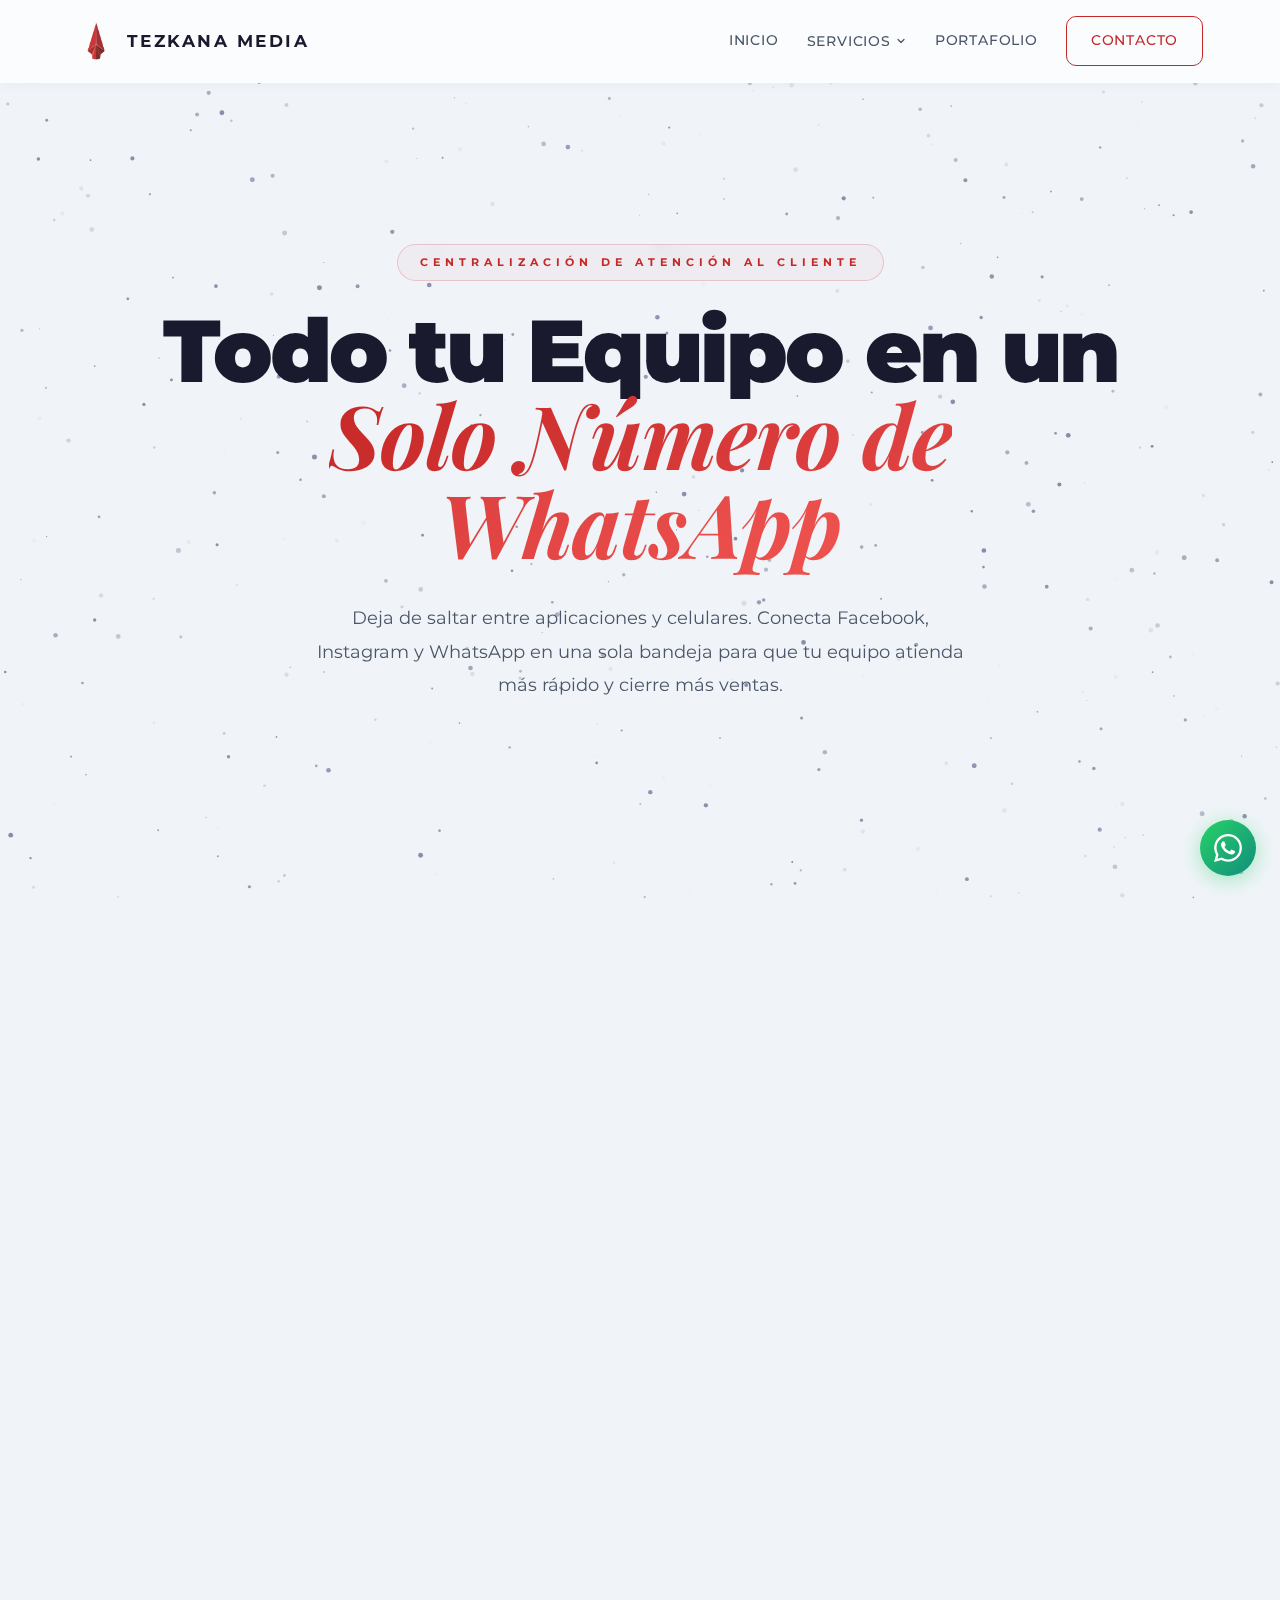
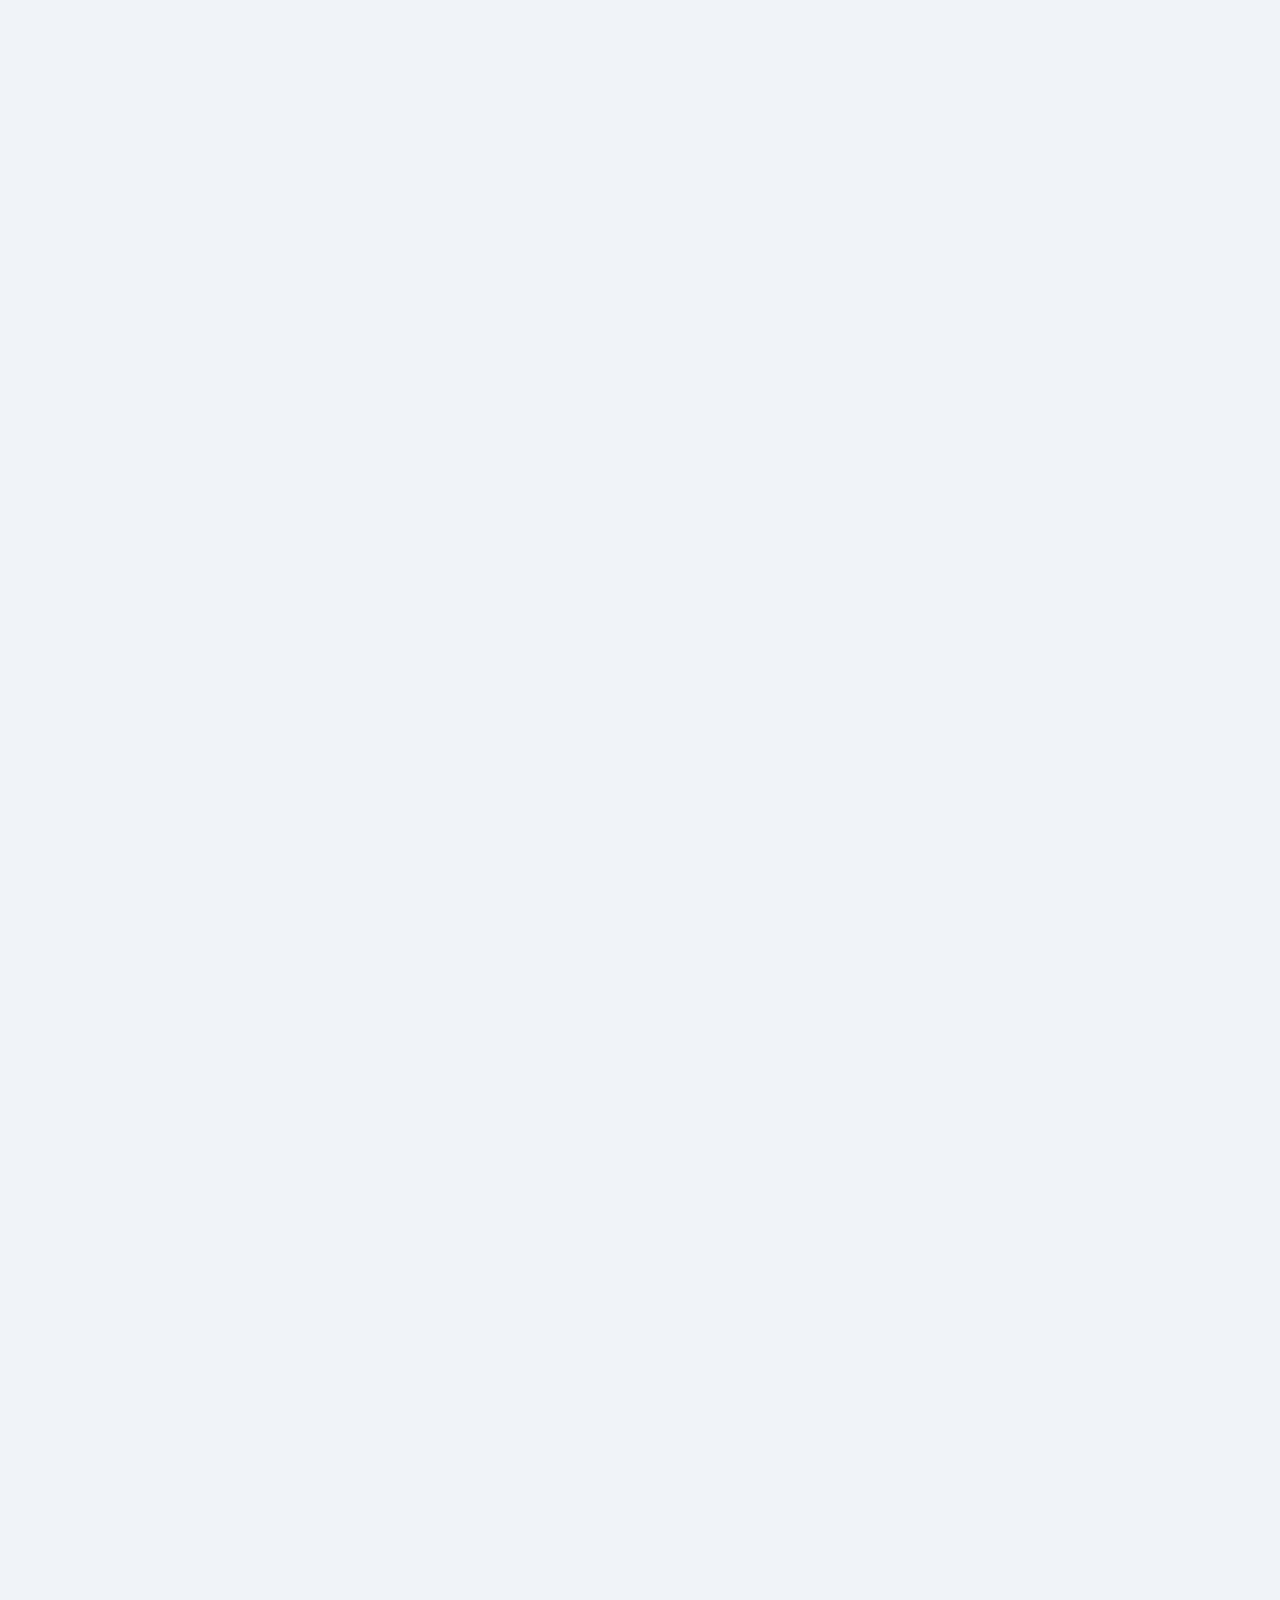
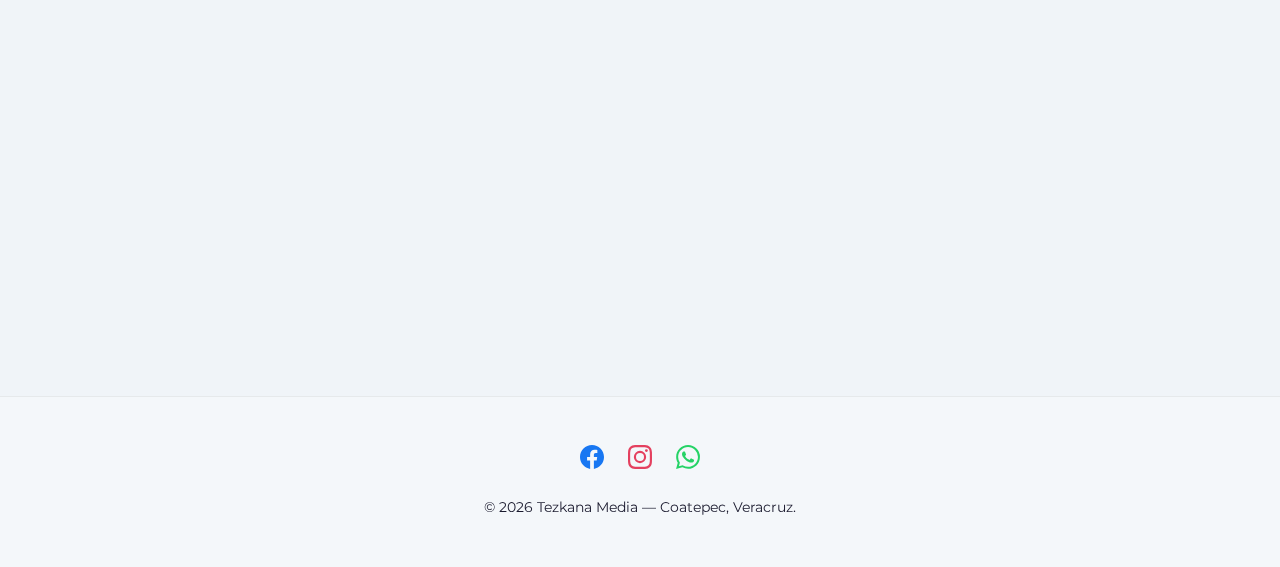
<file: atencion-cliente.html>
<!DOCTYPE html>
<html lang="es">

<head>
    <meta charset="UTF-8">
    <meta name="viewport" content="width=device-width, initial-scale=1.0">
    <title>Hub de Mensajes y Atención al Cliente | Tezkana Media</title>

    <meta name="description"
        content="Centraliza WhatsApp, Facebook e Instagram en una sola bandeja. Múltiples agentes respondiendo al mismo tiempo. Paquetes desde $3,000 MXN.">
    <meta name="keywords"
        content="hub de mensajes, bandeja centralizada, multiagente whatsapp, crm whatsapp, atención al cliente, agencia digital, Veracruz, Coatepec">
    <meta name="author" content="Tezkana Media">
    <link rel="canonical" href="https://tezkana.com/hub-mensajes.html">

    <meta property="og:type" content="website">
    <meta property="og:url" content="https://tezkana.com/hub-mensajes.html">
    <meta property="og:title" content="Hub de Mensajes y Atención al Cliente | Tezkana Media">
    <meta property="og:description"
        content="Deja de perder ventas por mensajes sin responder. Conecta todo tu equipo a un solo número de WhatsApp y controla todas tus redes en una misma pantalla.">
    <meta property="og:image" content="https://tezkana.com/logo.png">

    <link rel="icon" type="image/png" href="favicon.png">

    <link rel="preconnect" href="https://fonts.googleapis.com">
    <link rel="preconnect" href="https://fonts.gstatic.com" crossorigin>
    <link
        href="https://fonts.googleapis.com/css2?family=Montserrat:wght@300;400;500;600;700;800;900&family=Playfair+Display:ital,wght@0,400;0,700;1,400;1,700&family=Fira+Code:wght@400&family=Orbitron:wght@500&display=swap"
        rel="stylesheet">

    <style>
        /* ========================================
           PREMIUM DESIGN SYSTEM — VANGUARD EDITION
           ======================================== */

        :root {
            --primary: #C62828;
            --primary-light: #EF5350;
            --primary-dark: #8E0000;
            --accent: #FF6F00;
            --bg: #f0f4f8;
            --glass: rgba(255, 255, 255, 0.55);
            --glass-hover: rgba(255, 255, 255, 0.78);
            --glass-border: rgba(255, 255, 255, 0.35);
            --glass-border-hover: rgba(211, 47, 47, 0.4);
            --text: #1a1a2e;
            --text-muted: #4a5568;
            --text-light: #718096;
            --shadow-sm: 0 4px 16px rgba(0, 0, 0, 0.04);
            --shadow-md: 0 8px 40px rgba(0, 0, 0, 0.07);
            --shadow-lg: 0 20px 60px rgba(0, 0, 0, 0.12);
            --shadow-xl: 0 32px 80px rgba(0, 0, 0, 0.16);
            --shadow-glow: 0 0 30px rgba(198, 40, 40, 0.2);
            --shadow-glow-intense: 0 0 50px rgba(198, 40, 40, 0.3), 0 0 100px rgba(198, 40, 40, 0.1);
            --radius: 20px;
            --radius-sm: 10px;
            --radius-lg: 28px;
            --transition: 0.4s cubic-bezier(0.4, 0, 0.2, 1);
            --transition-slow: 0.6s cubic-bezier(0.4, 0, 0.2, 1);
        }

        * {
            box-sizing: border-box;
            margin: 0;
            padding: 0;
        }

        html {
            scroll-behavior: smooth;
            overflow-x: hidden;
        }

        body {
            font-family: 'Montserrat', sans-serif;
            background-color: var(--bg);
            color: var(--text);
            line-height: 1.7;
            overflow-x: hidden;
            -webkit-font-smoothing: antialiased;
                    padding-top: 70px;
        }

        a {
            text-decoration: none;
            color: var(--text);
            transition: var(--transition);
        }

        ul {
            list-style: none;
        }

        /* ===== CANVAS ===== */
        #nebula-bg {
            position: fixed;
            top: 0;
            left: 0;
            width: 100%;
            height: 100%;
            z-index: -1;
            pointer-events: none;
        }

        /* ===== NAVBAR ===== */
        nav {
            display: flex;
            justify-content: space-between;
            align-items: center;
            padding: 16px 6%;
            background: rgba(255, 255, 255, 0.72);
            backdrop-filter: blur(20px) saturate(180%);
            -webkit-backdrop-filter: blur(20px) saturate(180%);
            position: fixed;
            width: 100%;
            top: 0;
            z-index: 1000;
            border-bottom: 1px solid rgba(255, 255, 255, 0.4);
            box-shadow: 0 1px 12px rgba(0, 0, 0, 0.04);
        }

        .logo {
            display: flex;
            align-items: center;
            gap: 12px;
        }

        .logo img {
            height: 38px;
        }

        .logo span {
            font-weight: 700;
            font-size: 1.05rem;
            letter-spacing: 2.5px;
            text-transform: uppercase;
        }

        .nav-links {
            display: flex;
            align-items: center;
            gap: 28px;
        }

        .nav-links a {
            font-size: 0.88rem;
            font-weight: 500;
            letter-spacing: 0.8px;
            text-transform: uppercase;
            color: var(--text-muted);
            position: relative;
        }

        .nav-links a:not(.btn-nav)::after {
            content: '';
            position: absolute;
            bottom: -4px;
            left: 0;
            width: 0;
            height: 2px;
            background: var(--primary);
            transition: width var(--transition);
        }

        .nav-links a:not(.btn-nav):hover::after {
            width: 100%;
        }

        .nav-links a:hover {
            color: var(--text);
        }

        .nav-links a.active-link {
            color: var(--primary);
            font-weight: 700;
        }

        .btn-nav {
            border: 1.5px solid var(--primary);
            padding: 12px 24px;
            min-height: 44px;
            border-radius: var(--radius-sm);
            color: var(--primary) !important;
            font-weight: 600;
        }

        .btn-nav:hover {
            background: var(--primary);
            color: #fff !important;
            transform: translateY(-1px);
            box-shadow: var(--shadow-glow);
        }

        /* ========================================
           DROPDOWN — Servicios
           ======================================== */
        .nav-dropdown {
            position: relative;
        }

        .nav-dropdown-toggle {
            cursor: pointer;
            display: flex;
            align-items: center;
            gap: 4px;
            font-size: 0.88rem;
            font-weight: 500;
            letter-spacing: 0.8px;
            text-transform: uppercase;
            color: var(--text-muted);
            background: none;
            border: none;
            font-family: 'Montserrat', sans-serif;
            padding: 0;
            transition: var(--transition);
            position: relative;
        }

        .nav-dropdown-toggle::after {
            content: '';
            position: absolute;
            bottom: -4px;
            left: 0;
            width: 0;
            height: 2px;
            background: var(--primary);
            transition: width var(--transition);
        }

        .nav-dropdown-toggle:hover::after {
            width: 100%;
        }

        .nav-dropdown-toggle:hover {
            color: var(--text);
        }

        .dropdown-chevron {
            width: 12px;
            height: 12px;
            stroke: currentColor;
            stroke-width: 2.5;
            fill: none;
            stroke-linecap: round;
            stroke-linejoin: round;
            transition: transform 0.3s ease;
        }

        .nav-dropdown:hover .dropdown-chevron,
        .nav-dropdown.open .dropdown-chevron {
            transform: rotate(180deg);
        }

        .nav-dropdown-menu {
            position: absolute;
            top: calc(100% + 16px);
            left: 50%;
            transform: translateX(-50%) translateY(8px);
            min-width: 280px;
            background: rgba(255, 255, 255, 0.88);
            backdrop-filter: blur(24px) saturate(180%);
            -webkit-backdrop-filter: blur(24px) saturate(180%);
            border: 1px solid rgba(255, 255, 255, 0.5);
            border-radius: var(--radius, 20px);
            box-shadow: 0 16px 48px rgba(0, 0, 0, 0.10), 0 4px 16px rgba(0, 0, 0, 0.04);
            padding: 8px 0;
            opacity: 0;
            visibility: hidden;
            transition: all 0.3s cubic-bezier(0.4, 0, 0.2, 1);
            z-index: 1100;
            pointer-events: none;
        }

        .nav-dropdown:hover .nav-dropdown-menu {
            opacity: 1;
            visibility: visible;
            transform: translateX(-50%) translateY(0);
            pointer-events: auto;
        }

        .nav-dropdown-menu a {
            display: flex;
            align-items: center;
            gap: 10px;
            padding: 11px 20px;
            font-size: 0.85rem;
            font-weight: 500;
            color: var(--text-muted);
            letter-spacing: 0.3px;
            text-transform: none;
            transition: all 0.25s ease;
            border-left: 3px solid transparent;
        }

        .nav-dropdown-menu a:hover {
            color: var(--primary);
            background: rgba(198, 40, 40, 0.05);
            border-left-color: var(--primary);
            padding-left: 24px;
        }

        .nav-dropdown-menu a::after {
            display: none !important;
        }

        .menu-toggle {
            display: none;
            background: none;
            border: none;
            cursor: pointer;
            padding: 10px;
            z-index: 1001;
        }

        .hamburger {
            display: block;
            width: 24px;
            height: 2px;
            background-color: var(--text);
            position: relative;
            transition: var(--transition);
        }

        .hamburger::before,
        .hamburger::after {
            content: '';
            position: absolute;
            width: 24px;
            height: 2px;
            background-color: var(--text);
            transition: var(--transition);
        }

        .hamburger::before {
            top: -7px;
        }

        .hamburger::after {
            top: 7px;
        }

        .menu-toggle.active .hamburger {
            background-color: transparent;
        }

        .menu-toggle.active .hamburger::before {
            transform: rotate(45deg);
            top: 0;
        }

        .menu-toggle.active .hamburger::after {
            transform: rotate(-45deg);
            top: 0;
        }

        /* ===== SECTIONS ===== */
        section {
            padding: 100px 6%;
            max-width: 1200px;
            margin: 0 auto;
        }

        .section-label {
            display: block;
            font-size: 0.72rem;
            font-weight: 700;
            letter-spacing: 4px;
            text-transform: uppercase;
            color: var(--primary);
            margin-bottom: 12px;
            text-align: center;
        }

        h2 {
            font-size: 2.6rem;
            font-weight: 800;
            margin-bottom: 16px;
            text-align: center;
            letter-spacing: -0.5px;
            line-height: 1.2;
        }

        h2 span {
            background: linear-gradient(135deg, var(--primary), var(--primary-light));
            -webkit-background-clip: text;
            -webkit-text-fill-color: transparent;
        }

        .section-subtitle {
            text-align: center;
            color: var(--text-muted);
            font-size: 1.05rem;
            max-width: 600px;
            margin: 0 auto 60px;
            font-weight: 400;
            line-height: 1.7;
        }

        /* ===== HERO ===== */
        .hero {
            min-height: 85vh;
            display: flex;
            flex-direction: column;
            justify-content: center;
            align-items: center;
            text-align: center;
            padding: 140px 6% 100px;
            position: relative;
            overflow: hidden;
        }

        .hero-header {
            max-width: 960px;
        }

        .hero-label {
            display: inline-block;
            font-size: 0.68rem;
            font-weight: 700;
            letter-spacing: 5px;
            text-transform: uppercase;
            color: var(--primary);
            margin-bottom: 28px;
            padding: 8px 22px;
            border: 1px solid rgba(198, 40, 40, 0.2);
            border-radius: 50px;
            background: rgba(198, 40, 40, 0.04);
            backdrop-filter: blur(8px);
        }

        .hero h1 {
            font-size: clamp(3.2rem, 7vw, 5.5rem);
            font-weight: 900;
            line-height: 0.95;
            margin-bottom: 32px;
            letter-spacing: -3px;
        }

        .hero h1 em {
            font-family: 'Playfair Display', serif;
            font-style: italic;
            font-weight: 700;
            background: linear-gradient(135deg, var(--primary), var(--primary-light));
            -webkit-background-clip: text;
            -webkit-text-fill-color: transparent;
            letter-spacing: -1px;
        }

        .hero p {
            font-size: 1.15rem;
            color: var(--text-muted);
            margin: 0 auto;
            max-width: 650px;
            line-height: 1.8;
        }

        /* ===== BUTTONS ===== */
        .btn-main {
            display: inline-block;
            background: linear-gradient(135deg, var(--primary), var(--primary-light));
            color: #fff;
            padding: 16px 36px;
            min-height: 48px;
            font-size: 0.9rem;
            border-radius: var(--radius-sm);
            font-weight: 700;
            text-transform: uppercase;
            letter-spacing: 1px;
            border: none;
            cursor: pointer;
            transition: var(--transition);
            box-shadow: 0 4px 20px rgba(198, 40, 40, 0.3);
            position: relative;
            overflow: hidden;
        }

        .btn-main::before {
            content: '';
            position: absolute;
            top: 0;
            left: -100%;
            width: 100%;
            height: 100%;
            background: linear-gradient(90deg, transparent, rgba(255, 255, 255, 0.25), transparent);
            transition: left 0.6s ease;
        }

        .btn-main:hover::before {
            left: 100%;
        }

        .btn-main:hover {
            transform: translateY(-3px) scale(1.02);
            box-shadow: 0 12px 36px rgba(198, 40, 40, 0.4);
            color: #fff;
        }

        .btn-outline {
            display: inline-block;
            border: 1.5px solid var(--primary);
            padding: 14px 28px;
            border-radius: var(--radius-sm);
            color: var(--primary);
            font-weight: 700;
            font-size: 0.85rem;
            text-transform: uppercase;
            letter-spacing: 0.8px;
            transition: var(--transition);
            background: transparent;
        }

        .btn-outline:hover {
            background: var(--primary);
            color: #fff;
            transform: translateY(-2px);
            box-shadow: var(--shadow-glow);
        }

        /* ===== BENTO BOX ===== */
        .bento-section {
            padding: 100px 6%;
            max-width: 1280px;
            margin: 0 auto;
        }

        .bento-grid {
            display: grid;
            grid-template-columns: 1fr 1.6fr;
            gap: 20px;
            max-width: 1200px;
            margin: 0 auto;
        }

        .bento-card {
            background: var(--glass);
            backdrop-filter: blur(18px) saturate(160%);
            -webkit-backdrop-filter: blur(18px) saturate(160%);
            border: 1px solid var(--glass-border);
            border-radius: var(--radius-lg);
            transition: var(--transition);
            box-shadow: var(--shadow-md);
            position: relative;
            overflow: hidden;
        }

        .bento-card::before {
            content: '';
            position: absolute;
            inset: 0;
            border-radius: var(--radius-lg);
            border: 1px solid transparent;
            background: linear-gradient(135deg, rgba(255, 255, 255, 0.1), rgba(198, 40, 40, 0)) border-box;
            -webkit-mask: linear-gradient(#fff 0 0) padding-box, linear-gradient(#fff 0 0);
            -webkit-mask-composite: xor;
            mask-composite: exclude;
            pointer-events: none;
            opacity: 0;
            transition: opacity var(--transition-slow);
        }

        .bento-card:hover::before {
            opacity: 1;
        }

        .bento-card:hover {
            border-color: var(--glass-border-hover);
            box-shadow: var(--shadow-xl), var(--shadow-glow);
            transform: translateY(-4px);
        }

        /* Compact cards */
        .bento-compact {
            padding: 36px 32px;
            display: flex;
            flex-direction: column;
        }

        .bento-compact .card-tier {
            font-size: 0.68rem;
            font-weight: 700;
            letter-spacing: 3px;
            text-transform: uppercase;
            color: var(--text-light);
            margin-bottom: 8px;
        }

        .bento-compact .card-title {
            font-size: 1.4rem;
            font-weight: 800;
            margin-bottom: 4px;
            letter-spacing: -0.3px;
        }

        .bento-compact .card-price {
            font-size: 2rem;
            font-weight: 900;
            color: var(--primary);
            letter-spacing: -1px;
            margin-bottom: 4px;
            line-height: 1.1;
        }

        .bento-compact .card-freq {
            font-size: 0.78rem;
            color: var(--text-light);
            margin-bottom: 20px;
        }

        .bento-compact .card-features {
            margin-bottom: 24px;
            flex-grow: 1;
            max-height: 0;
            overflow: hidden;
            transition: max-height var(--transition-slow), margin var(--transition-slow);
            margin-bottom: 0;
        }

        .bento-compact:hover .card-features {
            max-height: 400px;
            margin-bottom: 24px;
        }

        .bento-compact .card-features li {
            font-size: 0.85rem;
            color: var(--text-muted);
            padding: 6px 0;
            display: flex;
            align-items: center;
            gap: 10px;
            border-bottom: 1px solid rgba(0, 0, 0, 0.04);
        }

        .bento-compact .card-features li::before {
            content: '✓';
            color: var(--primary);
            font-weight: 700;
            font-size: 0.8rem;
            flex-shrink: 0;
        }

        .bento-compact .card-features li:last-child {
            border-bottom: none;
        }

        .bento-compact .card-cta {
            margin-top: auto;
        }

        .bento-compact .expand-hint {
            font-size: 0.72rem;
            color: var(--text-light);
            text-align: center;
            margin-bottom: 16px;
            transition: opacity var(--transition);
            letter-spacing: 0.5px;
        }

        .bento-compact:hover .expand-hint {
            opacity: 0;
        }

        /* Hero card */
        .bento-hero-card {
            grid-row: 1 / 3;
            grid-column: 2;
            padding: 0;
            display: flex;
            flex-direction: column;
            background: linear-gradient(160deg, rgba(255, 255, 255, 0.65), rgba(255, 255, 255, 0.45));
            border: 1px solid rgba(198, 40, 40, 0.15);
        }

        .bento-hero-card:hover {
            border-color: rgba(198, 40, 40, 0.35);
            box-shadow: var(--shadow-xl), var(--shadow-glow-intense);
        }

        .bento-hero-top {
            padding: 48px 44px 36px;
            position: relative;
        }

        .bento-hero-badge {
            display: inline-flex;
            align-items: center;
            gap: 6px;
            background: linear-gradient(135deg, var(--primary), var(--primary-light));
            color: #fff;
            font-size: 0.62rem;
            font-weight: 800;
            letter-spacing: 2.5px;
            text-transform: uppercase;
            padding: 6px 16px;
            border-radius: 50px;
            margin-bottom: 20px;
        }

        .bento-hero-top .card-tier {
            font-size: 0.72rem;
            font-weight: 700;
            letter-spacing: 3px;
            text-transform: uppercase;
            color: var(--text-light);
            margin-bottom: 8px;
        }

        .bento-hero-top .card-title {
            font-size: 2rem;
            font-weight: 900;
            letter-spacing: -0.5px;
            margin-bottom: 4px;
        }

        .bento-hero-pricing {
            display: flex;
            align-items: baseline;
            gap: 8px;
            margin-bottom: 8px;
        }

        .bento-hero-pricing .card-price {
            font-size: 3rem;
            font-weight: 900;
            color: var(--primary);
            letter-spacing: -2px;
            line-height: 1;
        }

        .bento-hero-pricing .card-freq {
            font-size: 0.85rem;
            color: var(--text-light);
            font-weight: 600;
        }

        .bento-hero-desc {
            font-size: 0.95rem;
            color: var(--text-muted);
            line-height: 1.6;
            font-style: italic;
            margin-top: 4px;
        }

        .bento-hero-bottom {
            padding: 0 44px 44px;
            display: flex;
            gap: 36px;
            flex-grow: 1;
        }

        .bento-hero-features {
            flex: 1;
        }

        .bento-hero-features .features-label {
            font-size: 0.68rem;
            font-weight: 700;
            letter-spacing: 2px;
            text-transform: uppercase;
            color: var(--text-light);
            margin-bottom: 16px;
            padding-bottom: 8px;
            border-bottom: 1px solid rgba(0, 0, 0, 0.06);
        }

        .bento-hero-features ul li {
            font-size: 0.9rem;
            color: var(--text-muted);
            padding: 8px 0;
            display: flex;
            align-items: center;
            gap: 10px;
            transition: var(--transition);
        }

        .bento-hero-features ul li::before {
            content: '✓';
            color: var(--primary);
            font-weight: 700;
            font-size: 0.85rem;
            flex-shrink: 0;
            width: 20px;
            height: 20px;
            display: flex;
            align-items: center;
            justify-content: center;
            background: rgba(198, 40, 40, 0.06);
            border-radius: 50%;
        }

        .bento-hero-card:hover .bento-hero-features ul li {
            transform: translateX(4px);
        }

        .bento-hero-divider {
            width: 1px;
            background: linear-gradient(to bottom, transparent, rgba(0, 0, 0, 0.08), transparent);
        }

        .bento-hero-action {
            display: flex;
            flex-direction: column;
            justify-content: space-between;
            min-width: 200px;
        }

        .bento-hero-action .action-highlight {
            font-size: 0.85rem;
            color: var(--text-muted);
            line-height: 1.6;
            margin-bottom: 24px;
        }

        .bento-hero-action .action-highlight strong {
            color: var(--primary);
        }

        .bento-hero-action .btn-main {
            width: 100%;
            text-align: center;
            padding: 18px 32px;
            font-size: 0.95rem;
        }

        .bento-hero-action .guarantee {
            font-size: 0.72rem;
            color: var(--text-light);
            text-align: center;
            margin-top: 12px;
            letter-spacing: 0.3px;
        }

        /* ===== CONTACT & CTA ===== */
        .cta-banner {
            text-align: center;
            max-width: 700px;
            margin: 0 auto;
        }

        .cta-banner h2 {
            font-size: 2.2rem;
            margin-bottom: 16px;
        }

        .btn-whatsapp {
            display: inline-flex;
            align-items: center;
            gap: 8px;
            background: linear-gradient(135deg, #25D366, #128C7E);
            color: #fff;
            padding: 16px 28px;
            border-radius: var(--radius-sm);
            font-weight: 700;
            transition: var(--transition);
            box-shadow: 0 4px 16px rgba(37, 211, 102, 0.25);
        }

        .btn-whatsapp:hover {
            transform: translateY(-2px);
            box-shadow: 0 8px 24px rgba(37, 211, 102, 0.35);
            color: #fff;
        }

        .contact-container {
            display: flex;
            flex-wrap: wrap;
            gap: 40px;
            justify-content: center;
        }

        .contact-form {
            flex: 1;
            width: 100%;
            background: var(--glass);
            padding: 44px;
            border-radius: var(--radius-lg);
            border: 1px solid var(--glass-border);
            box-shadow: var(--shadow-md);
        }

        .form-group {
            margin-bottom: 24px;
        }

        .form-group label {
            display: block;
            margin-bottom: 6px;
            font-weight: 600;
            font-size: 0.85rem;
        }

        .form-group input,
        .form-group select {
            width: 100%;
            padding: 14px 18px;
            border: 1.5px solid rgba(0, 0, 0, 0.06);
            border-radius: var(--radius-sm);
            font-family: inherit;
            transition: var(--transition);
        }

        .form-group input:focus,
        .form-group select:focus {
            outline: none;
            border-color: var(--primary);
        }

        .contact-info {
            flex: 1;
            display: flex;
            flex-direction: column;
            justify-content: center;
            padding: 20px 0;
        }

        .contact-info h3 {
            font-family: 'Playfair Display', serif;
            font-size: 1.8rem;
            margin-bottom: 12px;
        }

        /* ===== FOOTER ===== */
        footer {
            text-align: center;
            padding: 48px 6%;
            border-top: 1px solid rgba(0, 0, 0, 0.06);
            font-size: 0.85rem;
            background: rgba(255, 255, 255, 0.3);
        }

        .footer-social {
            display: flex;
            justify-content: center;
            gap: 24px;
            margin-bottom: 20px;
        }

        .footer-social a:hover {
            transform: scale(1.2) translateY(-2px);
        }

        /* ===== ANIMATIONS ===== */
        .reveal {
            opacity: 0;
            transform: translateY(32px);
            transition: all 0.7s cubic-bezier(0.4, 0, 0.2, 1);
        }

        .reveal.visible {
            opacity: 1;
            transform: translateY(0);
        }

        .reveal-delay-1 {
            transition-delay: 0.1s;
        }

        .reveal-delay-2 {
            transition-delay: 0.2s;
        }

        .reveal-delay-3 {
            transition-delay: 0.3s;
        }

        /* ===== RESPONSIVE ===== */
        @media (max-width: 1024px) {
            .bento-grid {
                grid-template-columns: 1fr 1fr;
            }

            .bento-hero-card {
                grid-column: 1 / -1;
                grid-row: auto;
            }
        }

        @media (max-width: 768px) {
            .nav-links {
                position: fixed;
                top: 0;
                right: -100%;
                width: 75%;
                height: 100vh;
                background: rgba(255, 255, 255, 0.97);
                flex-direction: column;
                justify-content: center;
                transition: right 0.35s;
            }

            .nav-links.active {
                right: 0;
            }

            .menu-toggle {
                display: block;
            }

            .bento-grid {
                grid-template-columns: 1fr;
            }

            .bento-hero-bottom {
                flex-direction: column;
            }

            .bento-hero-divider {
                width: 100%;
                height: 1px;
            }

            .contact-container {
                flex-direction: column;
            }

            .bento-compact .expand-hint {
                display: none;
            }

            .bento-compact .card-features {
                max-height: none;
                margin-bottom: 24px;
            }
            /* Dropdown móvil */
            .nav-dropdown {
                width: 100%;
                text-align: center;
            }

            .nav-dropdown-toggle {
                justify-content: center;
                font-size: 1.1rem;
                color: var(--text);
            }

            .nav-dropdown-menu {
                position: static;
                transform: none;
                min-width: unset;
                width: 100%;
                background: rgba(198, 40, 40, 0.03);
                backdrop-filter: none;
                -webkit-backdrop-filter: none;
                border: none;
                border-radius: 12px;
                box-shadow: none;
                padding: 8px 0;
                max-height: 0;
                overflow: hidden;
                opacity: 1;
                visibility: visible;
                pointer-events: auto;
                transition: max-height 0.4s ease, padding 0.4s ease;
            }

            .nav-dropdown.open .nav-dropdown-menu {
                max-height: 500px;
                padding: 12px 0;
            }

            .nav-dropdown:hover .nav-dropdown-menu {
                transform: none;
            }

            .nav-dropdown-menu a {
                justify-content: center;
                font-size: 0.95rem;
                padding: 10px 16px;
                border-left: none;
            }

            .nav-dropdown-menu a:hover {
                padding-left: 16px;
                border-left: none;
            }

        }

        @media (max-width: 480px) {
            .hero h1 {
                font-size: 2.2rem;
            }

            section {
                padding: 56px 4%;
            }
        }

        /* ========================================
           FLOATING WHATSAPP BUTTON
           ======================================== */
        .whatsapp-float {
            position: fixed;
            bottom: 24px;
            right: 24px;
            width: 56px;
            height: 56px;
            border-radius: 50%;
            background: linear-gradient(135deg, #25D366, #128C7E);
            display: flex;
            align-items: center;
            justify-content: center;
            box-shadow: 0 4px 20px rgba(37, 211, 102, 0.4);
            z-index: 999;
            transition: all 0.3s ease;
            animation: whatsappBounce 2s ease-in-out 1s 1;
        }

        .whatsapp-float:hover {
            transform: scale(1.1);
            box-shadow: 0 6px 28px rgba(37, 211, 102, 0.55);
        }

        .whatsapp-float svg {
            width: 28px;
            height: 28px;
            fill: #fff;
        }

        @keyframes whatsappBounce {
            0%, 100% { transform: translateY(0); }
            25% { transform: translateY(-8px); }
            50% { transform: translateY(0); }
            75% { transform: translateY(-4px); }
        }

        @media (max-width: 768px) {
            .whatsapp-float {
                width: 50px;
                height: 50px;
                bottom: 18px;
                right: 18px;
            }

            .whatsapp-float svg {
                width: 24px;
                height: 24px;
            }
        }

        /* ========================================
           CLOUDFLARE TURNSTILE
           ======================================== */
        .cf-turnstile {
            margin-bottom: 20px;
            display: flex;
            justify-content: center;
        }

        .turnstile-error {
            position: fixed;
            top: 0;
            left: 0;
            width: 100%;
            height: 100%;
            background: rgba(0, 0, 0, 0.5);
            display: flex;
            align-items: center;
            justify-content: center;
            z-index: 9999;
            animation: fadeInOverlay 0.3s ease;
        }

        .turnstile-error-box {
            background: #fff;
            border-radius: 16px;
            padding: 32px 40px;
            max-width: 400px;
            text-align: center;
            box-shadow: 0 20px 60px rgba(0, 0, 0, 0.2);
            animation: slideUp 0.3s ease;
        }

        .turnstile-error-box .error-icon {
            font-size: 2.5rem;
            margin-bottom: 12px;
        }

        .turnstile-error-box h4 {
            font-size: 1.1rem;
            font-weight: 700;
            margin-bottom: 8px;
            color: #1a1a2e;
        }

        .turnstile-error-box p {
            font-size: 0.9rem;
            color: #4a5568;
            margin-bottom: 20px;
            line-height: 1.5;
        }

        .turnstile-error-box button {
            background: linear-gradient(135deg, #C62828, #EF5350);
            color: #fff;
            border: none;
            padding: 12px 28px;
            border-radius: 8px;
            font-family: 'Montserrat', sans-serif;
            font-weight: 700;
            font-size: 0.85rem;
            cursor: pointer;
            transition: all 0.3s ease;
        }

        .turnstile-error-box button:hover {
            transform: translateY(-2px);
            box-shadow: 0 4px 16px rgba(198, 40, 40, 0.3);
        }

        @keyframes fadeInOverlay {
            from { opacity: 0; }
            to { opacity: 1; }
        }

        @keyframes slideUp {
            from { transform: translateY(20px); opacity: 0; }
            to { transform: translateY(0); opacity: 1; }
        }
    </style>
    <script src="https://challenges.cloudflare.com/turnstile/v0/api.js" async defer></script>
    <!-- Meta Pixel Code -->
    <script>
    !function(f,b,e,v,n,t,s)
    {if(f.fbq)return;n=f.fbq=function(){n.callMethod?
    n.callMethod.apply(n,arguments):n.queue.push(arguments)};
    if(!f._fbq)f._fbq=n;n.push=n;n.loaded=!0;n.version='2.0';
    n.queue=[];t=b.createElement(e);t.async=!0;
    t.src=v;s=b.getElementsByTagName(e)[0];
    s.parentNode.insertBefore(t,s)}(window, document,'script',
    'https://connect.facebook.net/en_US/fbevents.js');
    fbq('init', '957748083581426');
    fbq('track', 'PageView');
    </script>
    <noscript><img height="1" width="1" style="display:none"
    src="https://www.facebook.com/tr?id=957748083581426&ev=PageView&noscript=1"
    /></noscript>
    <!-- End Meta Pixel Code -->
</head>

<body>

    <canvas id="nebula-bg"></canvas>

    <nav>
        <a href="index.html" class="logo">
            <img src="logo-new.png" alt="Tezkana Logo">
            <span>TEZKANA MEDIA</span>
        </a>

        <button class="menu-toggle" aria-label="Abrir menú de navegación" aria-expanded="false">
            <span class="hamburger"></span>
        </button>

        <div class="nav-links">
            <a href="index.html">Inicio</a>
            <div class="nav-dropdown" id="nav-dropdown">
                <button class="nav-dropdown-toggle" id="dropdown-toggle" aria-expanded="false" aria-haspopup="true">
                    Servicios
                    <svg class="dropdown-chevron" viewBox="0 0 24 24">
                        <polyline points="6 9 12 15 18 9" />
                    </svg>
                </button>
                <div class="nav-dropdown-menu" id="dropdown-menu" role="menu">
                    <a href="redes-sociales.html" role="menuitem">Manejo de Redes Sociales</a>
                    <a href="identidad-visual.html" role="menuitem">Identidad Visual</a>
                    <a href="diseno-web.html" role="menuitem">Diseño Web</a>
                    <a href="agentes-ia.html" role="menuitem">Agentes IA</a>
                    <a href="automatizaciones.html" role="menuitem">Automatizaciones</a>
                    <a href="atencion-cliente.html" role="menuitem">Atención al Cliente</a>
                    <a href="campanas-publicidad.html" role="menuitem">Campañas Publicitarias</a>
                    <a href="contenido-multimedia.html" role="menuitem">Contenido Multimedia IA</a>
                </div>
            </div>
            <a href="index.html#portafolio">Portafolio</a>
            <a href="#contacto" class="btn-nav">Contacto</a>
        </div>
    </nav>

    <header class="hero">
        <div class="hero-header reveal">
            <span class="hero-label">Centralización de Atención al Cliente</span>
            <h1>Todo tu Equipo en un<br><em>Solo Número de WhatsApp</em></h1>
            <p>Deja de saltar entre aplicaciones y celulares. Conecta Facebook, Instagram y WhatsApp en una sola bandeja
                para que tu equipo atienda más rápido y cierre más ventas.</p>
        </div>
    </header>

    <section class="bento-section" id="paquetes">
        <span class="section-label reveal">Paquetes</span>
        <h2 class="reveal">Elige tu <span>Hub de Control</span></h2>
        <p class="section-subtitle reveal">Infraestructura profesional para agencias, clínicas y tiendas que necesitan
            orden en sus conversaciones.</p>

        <div class="bento-grid">

            <div class="bento-card bento-compact reveal reveal-delay-1">
                <span class="card-tier">Para equipos pequeños</span>
                <h3 class="card-title">Bandeja Unificada Básica</h3>
                <div class="card-price">$3,000</div>
                <span class="card-freq">Configuración Inicial<br><span
                        style="color:var(--text-muted); font-size: 0.85rem; font-weight: normal;">+ $700 MXN Licencia
                        Mensual</span></span>
                <p class="expand-hint">↓ Hover para ver detalles</p>
                <ul class="card-features">
                    <li>Panel centralizado para 1 o 2 agentes simultáneos</li>
                    <li>Conexión directa a Facebook e Instagram</li>
                    <li>Responde mensajes y comentarios desde un solo lugar</li>
                    <li>Incluye capacitación para crear respuestas rápidas</li>
                </ul>
                <div class="card-cta">
                    <a href="#contacto" class="btn-outline" style="width:100%;text-align:center;">Instalar Bandeja</a>
                </div>
            </div>

            <div class="bento-card bento-hero-card reveal reveal-delay-2">
                <div class="bento-hero-top">
                    <span class="bento-hero-badge">⚡ Más Popular</span>
                    <span class="card-tier">Control y Colaboración</span>
                    <h3 class="card-title">Hub de Comunicación Profesional</h3>
                    <div class="bento-hero-pricing">
                        <span class="card-price">$7,500</span>
                        <span class="card-freq">Configuración Inicial</span>
                    </div>
                    <p class="bento-hero-desc">Licencia mensual: $1,500 MXN. Ideal para negocios que necesitan conectar
                        su WhatsApp a múltiples agentes y organizar el flujo de trabajo.</p>
                </div>
                <div class="bento-hero-bottom">
                    <div class="bento-hero-features">
                        <p class="features-label">Todo incluido</p>
                        <ul>
                            <li><strong>Conexión del WhatsApp de tu negocio a la bandeja</strong></li>
                            <li>Panel centralizado para 3 a 5 agentes simultáneos</li>
                            <li>Integración total con Facebook e Instagram</li>
                            <li>Asignación automática de chats (Ej. Ventas, Soporte)</li>
                            <li>Notas internas privadas entre el equipo (ocultas al cliente)</li>
                        </ul>
                    </div>
                    <div class="bento-hero-divider"></div>
                    <div class="bento-hero-action">
                        <div>
                            <p class="action-highlight">
                                Ideal para empresas con equipos de ventas que buscan <strong>dejar de usar celulares
                                    personales</strong> y profesionalizar su atención.
                            </p>
                        </div>
                        <div>
                            <a href="#contacto" class="btn-main">Elegir Hub Profesional</a>
                            <p class="guarantee">✦ Un solo número, múltiples usuarios</p>
                        </div>
                    </div>
                </div>
            </div>

            <div class="bento-card bento-compact reveal reveal-delay-3">
                <span class="card-tier">Ecosistema Completo</span>
                <h3 class="card-title">Sistema Corporativo Omnicanal</h3>
                <div class="card-price">$15,000</div>
                <span class="card-freq">Configuración Inicial<br><span
                        style="color:var(--text-muted); font-size: 0.85rem; font-weight: normal;">+ $3,000 MXN Licencia
                        Mensual</span></span>
                <p class="expand-hint">↓ Hover para ver detalles</p>
                <ul class="card-features">
                    <li>Todo el Hub Profesional (Múltiples agentes en WhatsApp/Redes)</li>
                    <li>Chat en vivo integrado directamente en tu página web</li>
                    <li>Etiquetado y embudos de venta visuales</li>
                    <li>Automatización para exportar datos al sistema administrativo con un solo clic</li>
                </ul>
                <div class="card-cta">
                    <a href="#contacto" class="btn-outline" style="width:100%;text-align:center;">Instalar
                        Corporativo</a>
                </div>
            </div>

        </div>
    </section>

    <section>
        <div class="cta-banner reveal">
            <span class="section-label">¿Necesitas ayuda?</span>
            <h2>¿No sabes qué infraestructura necesita tu <span>equipo de ventas</span>?</h2>
            <p>Agenda una demostración del panel. Te mostraremos cómo se ve una bandeja centralizada funcionando en
                tiempo real.</p>
            <a href="https://wa.me/5215655425153" target="_blank" class="btn-whatsapp"
                aria-label="Agendar asesoría por WhatsApp">
                💬 Agendar Demostración
            </a>
        </div>
    </section>

    <section id="contacto">
        <span class="section-label reveal">Da el Primer Paso</span>
        <h2 class="reveal">Hablemos de tu <span>Proyecto</span></h2>

        <div class="contact-container">
            <div class="contact-form reveal">
                <form id="contact-form">
                    <div class="form-group">
                        <label for="nombre">Nombre</label>
                        <input type="text" id="nombre" name="nombre" placeholder="Tu nombre completo" required>
                    </div>
                    <div class="form-group">
                        <label for="whatsapp">WhatsApp</label>
                        <input type="tel" id="whatsapp" name="whatsapp" placeholder="10 dígitos" pattern="[0-9]{10}"
                            required>
                    </div>
                    <div class="form-group">
                        <label for="paquete">Plataforma de interés</label>
                        <select id="paquete" name="paquete" required>
                            <option value="">Selecciona una opción</option>
                            <option value="basica">Bandeja Unificada Básica</option>
                            <option value="profesional">Hub de Comunicación Profesional</option>
                            <option value="omnicanal">Sistema Corporativo Omnicanal</option>
                        </select>
                    </div>
                    <div class="cf-turnstile" data-sitekey="0x4AAAAAACmn0Q69AV8AOZfy" data-theme="light"></div>
                    <button type="submit" class="btn-main" style="width:100%;">
                        Solicitar Asesoría
                    </button>
                </form>
            </div>

            <div class="contact-info reveal reveal-delay-1">
                <h3>¿Listo para ordenar tus conversaciones?</h3>
                <p>Escríbenos por WhatsApp. Platicaremos sobre cuántas personas hay en tu equipo y te recomendaremos la
                    mejor forma de conectarlos.</p>
                <a href="https://wa.me/5215655425153" target="_blank" class="btn-whatsapp">
                    💬 Escríbenos por WhatsApp
                </a>
            </div>
        </div>
    </section>


    <!-- ===== BOTÓN FLOTANTE WHATSAPP ===== -->
    <a href="https://wa.me/5215655425153" target="_blank" rel="noopener" class="whatsapp-float"
        aria-label="Contactar por WhatsApp">
        <svg xmlns="http://www.w3.org/2000/svg" viewBox="0 0 24 24">
            <path
                d="M17.472 14.382c-.297-.149-1.758-.867-2.03-.967-.273-.099-.471-.148-.67.15-.197.297-.767.966-.94 1.164-.173.199-.347.223-.644.075-.297-.15-1.255-.463-2.39-1.475-.883-.788-1.48-1.761-1.653-2.059-.173-.297-.018-.458.13-.606.134-.133.298-.347.446-.52.149-.174.198-.298.298-.497.099-.198.05-.371-.025-.52-.075-.149-.669-1.612-.916-2.207-.242-.579-.487-.5-.669-.51-.173-.008-.371-.01-.57-.01-.198 0-.52.074-.792.372-.272.297-1.04 1.016-1.04 2.479 0 1.462 1.065 2.875 1.213 3.074.149.198 2.096 3.2 5.077 4.487.709.306 1.262.489 1.694.625.712.227 1.36.195 1.871.118.571-.085 1.758-.719 2.006-1.413.248-.694.248-1.289.173-1.413-.074-.124-.272-.198-.57-.347m-5.421 7.403h-.004a9.87 9.87 0 01-5.031-1.378l-.361-.214-3.741.982.998-3.648-.235-.374a9.86 9.86 0 01-1.51-5.26c.001-5.45 4.436-9.884 9.888-9.884 2.64 0 5.122 1.03 6.988 2.898a9.825 9.825 0 012.893 6.994c-.003 5.45-4.437 9.884-9.885 9.884m8.413-18.297A11.815 11.815 0 0012.05 0C5.495 0 .16 5.335.157 11.892c0 2.096.547 4.142 1.588 5.945L.057 24l6.305-1.654a11.882 11.882 0 005.683 1.448h.005c6.554 0 11.89-5.335 11.893-11.893a11.821 11.821 0 00-3.48-8.413z" />
        </svg>
    </a>

    <footer>
        <div class="footer-content">
            <div class="footer-social">
                <a href="https://www.facebook.com/tezkanamedia/" target="_blank" aria-label="Facebook" rel="noopener">
                    <svg xmlns="http://www.w3.org/2000/svg" width="24" height="24" viewBox="0 0 24 24" fill="#1877F2">
                        <path
                            d="M24 12.073c0-6.627-5.373-12-12-12s-12 5.373-12 12c0 5.99 4.388 10.954 10.125 11.854v-8.385H7.078v-3.47h3.047V9.43c0-3.007 1.792-4.669 4.533-4.669 1.312 0 2.686.235 2.686.235v2.953H15.83c-1.491 0-1.956.925-1.956 1.874v2.25h3.328l-.532 3.47h-2.796v8.385C19.612 23.027 24 18.062 24 12.073z" />
                    </svg>
                </a>
                <a href="https://www.instagram.com/tezkanamedia/" target="_blank" aria-label="Instagram" rel="noopener">
                    <svg xmlns="http://www.w3.org/2000/svg" width="24" height="24" viewBox="0 0 24 24" fill="#E4405F">
                        <path
                            d="M12 2.163c3.204 0 3.584.012 4.85.07 3.252.148 4.771 1.691 4.919 4.919.058 1.265.069 1.645.069 4.849 0 3.205-.012 3.584-.069 4.849-.149 3.225-1.664 4.771-4.919 4.919-1.266.058-1.644.07-4.85.07-3.204 0-3.584-.012-4.849-.07-3.26-.149-4.771-1.699-4.919-4.92-.058-1.265-.07-1.644-.07-4.849 0-3.204.013-3.583.07-4.849.149-3.227 1.664-4.771 4.919-4.919 1.266-.057 1.645-.069 4.849-.069zM12 0C8.741 0 8.333.014 7.053.072 2.695.272.273 2.69.073 7.052.014 8.333 0 8.741 0 12c0 3.259.014 3.668.072 4.948.2 4.358 2.618 6.78 6.98 6.98C8.333 23.986 8.741 24 12 24c3.259 0 3.668-.014 4.948-.072 4.354-.2 6.782-2.618 6.979-6.98.059-1.28.073-1.689.073-4.948 0-3.259-.014-3.667-.072-4.947-.196-4.354-2.617-6.78-6.979-6.98C15.668.014 15.259 0 12 0zm0 5.838a6.162 6.162 0 100 12.324 6.162 6.162 0 000-12.324zM12 16a4 4 0 110-8 4 4 0 010 8zm6.406-11.845a1.44 1.44 0 100 2.881 1.44 1.44 0 000-2.881z" />
                    </svg>
                </a>
                <a href="https://wa.me/5215655425153" target="_blank" aria-label="WhatsApp" rel="noopener">
                    <svg xmlns="http://www.w3.org/2000/svg" width="24" height="24" viewBox="0 0 24 24" fill="#25D366">
                        <path
                            d="M17.472 14.382c-.297-.149-1.758-.867-2.03-.967-.273-.099-.471-.148-.67.15-.197.297-.767.966-.94 1.164-.173.199-.347.223-.644.075-.297-.15-1.255-.463-2.39-1.475-.883-.788-1.48-1.761-1.653-2.059-.173-.297-.018-.458.13-.606.134-.133.298-.347.446-.52.149-.174.198-.298.298-.497.099-.198.05-.371-.025-.52-.075-.149-.669-1.612-.916-2.207-.242-.579-.487-.5-.669-.51-.173-.008-.371-.01-.57-.01-.198 0-.52.074-.792.372-.272.297-1.04 1.016-1.04 2.479 0 1.462 1.065 2.875 1.213 3.074.149.198 2.096 3.2 5.077 4.487.709.306 1.262.489 1.694.625.712.227 1.36.195 1.871.118.571-.085 1.758-.719 2.006-1.413.248-.694.248-1.289.173-1.413-.074-.124-.272-.198-.57-.347m-5.421 7.403h-.004a9.87 9.87 0 01-5.031-1.378l-.361-.214-3.741.982.998-3.648-.235-.374a9.86 9.86 0 01-1.51-5.26c.001-5.45 4.436-9.884 9.888-9.884 2.64 0 5.122 1.03 6.988 2.898a9.825 9.825 0 012.893 6.994c-.003 5.45-4.437 9.884-9.885 9.884m8.413-18.297A11.815 11.815 0 0012.05 0C5.495 0 .16 5.335.157 11.892c0 2.096.547 4.142 1.588 5.945L.057 24l6.305-1.654a11.882 11.882 0 005.683 1.448h.005c6.554 0 11.89-5.335 11.893-11.893a11.821 11.821 0 00-3.48-8.413z" />
                    </svg>
                </a>
            </div>
            <p>&copy; 2026 Tezkana Media — Coatepec, Veracruz.</p>
        </div>
    </footer>

    <script>
        // Menú hamburguesa
        const menuToggle = document.querySelector('.menu-toggle');
        const navLinks = document.querySelector('.nav-links');
        menuToggle.addEventListener('click', () => {
            const isOpen = navLinks.classList.toggle('active');
            menuToggle.setAttribute('aria-expanded', isOpen);
            menuToggle.classList.toggle('active');
        });

        navLinks.querySelectorAll('a').forEach(link => {
            link.addEventListener('click', () => {
                navLinks.classList.remove('active');
                menuToggle.classList.remove('active');
                menuToggle.setAttribute('aria-expanded', 'false');
                const dropdown = document.getElementById('nav-dropdown');
                if (dropdown) dropdown.classList.remove('open');
            });
        });

        // Scroll Reveal
        
        // --- Dropdown de servicios ---
        const dropdownToggle = document.getElementById('dropdown-toggle');
        const navDropdown = document.getElementById('nav-dropdown');

        if (dropdownToggle && navDropdown) {
            dropdownToggle.addEventListener('click', (e) => {
                e.preventDefault();
                e.stopPropagation();
                if (window.innerWidth <= 768) {
                    navDropdown.classList.toggle('open');
                    dropdownToggle.setAttribute('aria-expanded',
                        navDropdown.classList.contains('open'));
                }
            });

            document.addEventListener('click', (e) => {
                if (!navDropdown.contains(e.target)) {
                    navDropdown.classList.remove('open');
                    dropdownToggle.setAttribute('aria-expanded', 'false');
                }
            });
        }

        const revealObserver = new IntersectionObserver((entries) => {
            entries.forEach(entry => { if (entry.isIntersecting) entry.target.classList.add('visible'); });
        }, { threshold: 0.1, rootMargin: '0px 0px -40px 0px' });
        document.querySelectorAll('.reveal').forEach(el => revealObserver.observe(el));

        // Validación y envío a WhatsApp
        const form = document.getElementById('contact-form');
        form.addEventListener('submit', (e) => {
            e.preventDefault();

            // --- Cloudflare Turnstile Validation ---
            const turnstileToken = document.querySelector('[name="cf-turnstile-response"]')?.value;
            if (!turnstileToken) {
                // Show elegant error modal
                const overlay = document.createElement('div');
                overlay.className = 'turnstile-error';
                overlay.innerHTML = `
                    <div class="turnstile-error-box">
                        <div class="error-icon">🛡️</div>
                        <h4>Verificación requerida</h4>
                        <p>Por favor, verifica que eres humano antes de continuar.</p>
                        <button onclick="this.closest('.turnstile-error').remove()">Entendido</button>
                    </div>
                `;
                document.body.appendChild(overlay);
                overlay.addEventListener('click', (ev) => { if (ev.target === overlay) overlay.remove(); });
                return;
            }
            const nombre = document.getElementById('nombre').value;
            const whatsapp = document.getElementById('whatsapp').value;
            const paquete = document.getElementById('paquete').value;
            const servicio = "Centralización de Atención (Hub de Mensajes)";

            const mensaje = encodeURIComponent(
                `¡Hola! Soy ${nombre}.\n\nMe interesa el servicio de: ${servicio}\nPaquete: ${paquete}\n\nMi WhatsApp es: ${whatsapp}`
            );
            fbq('track', 'Lead');
            window.open(`https://wa.me/5215655425153?text=${mensaje}`, '_blank');
        });

        // Background animado
        (function () {
            const canvas = document.getElementById('nebula-bg');
            const ctx = canvas.getContext('2d');
            let w, h, time = 0;
            const stars = [];
            function resize() { w = canvas.width = window.innerWidth; h = canvas.height = window.innerHeight; stars.length = 0; for (let i = 0; i < (w < 768 ? 150 : 450); i++) stars.push({ x: Math.random() * w, y: Math.random() * h, r: Math.random() * 2 + 0.5, vx: Math.random() * 0.3 + 0.1, vy: Math.random() * -0.1, tw: Math.random() * 0.04 + 0.02, ph: Math.random() * Math.PI * 2 }); }
            window.addEventListener('resize', resize); resize();
            function animate() {
                time++; ctx.fillStyle = '#f0f4f8'; ctx.fillRect(0, 0, w, h);
                stars.forEach(s => {
                    s.x += s.vx; s.y += s.vy;
                    if (s.x > w) s.x = 0; if (s.y < 0) s.y = h;
                    let a = 0.5 * (0.5 + Math.sin(time * s.tw + s.ph) * 0.5);
                    ctx.beginPath(); ctx.arc(s.x, s.y, s.r, 0, Math.PI * 2);
                    ctx.fillStyle = `rgba(30,40,90,${a})`; ctx.fill();
                });
                requestAnimationFrame(animate);
            }
            animate();
        })();
    </script>
</body>

</html>
</file>
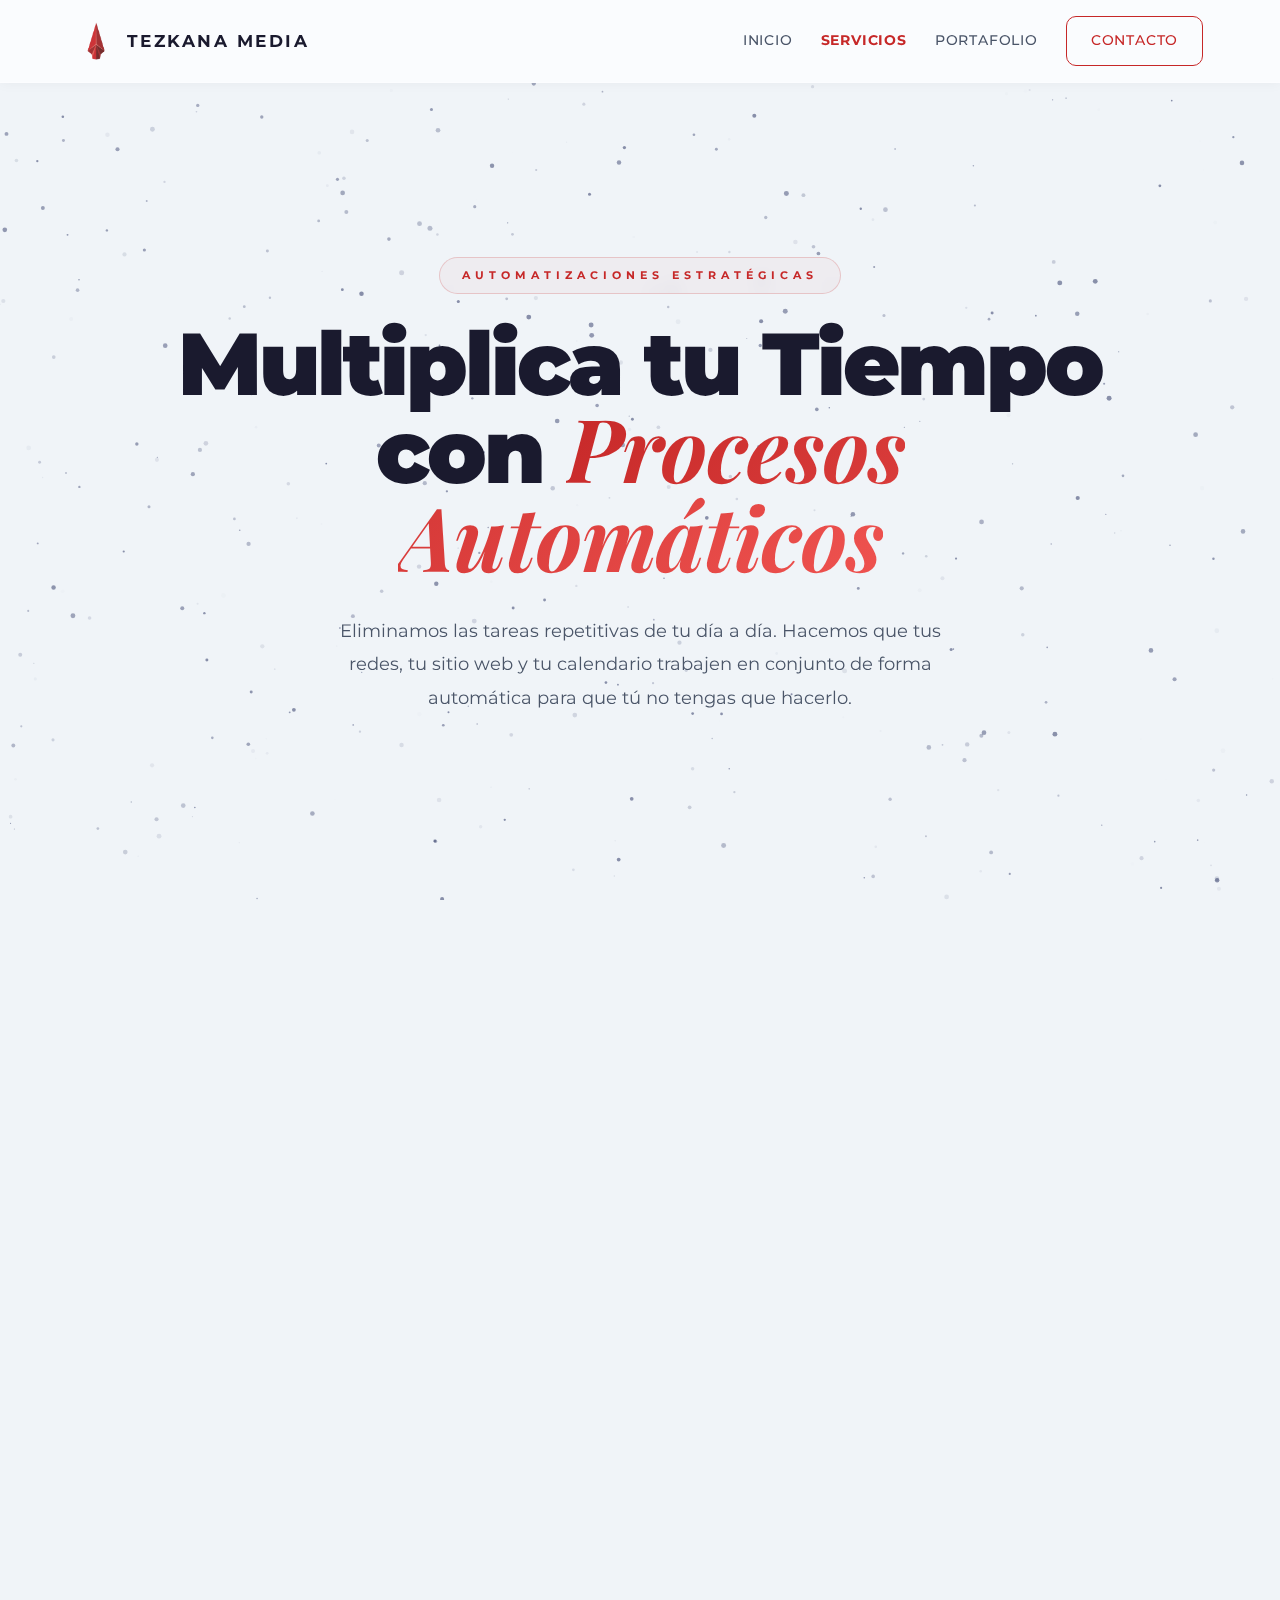
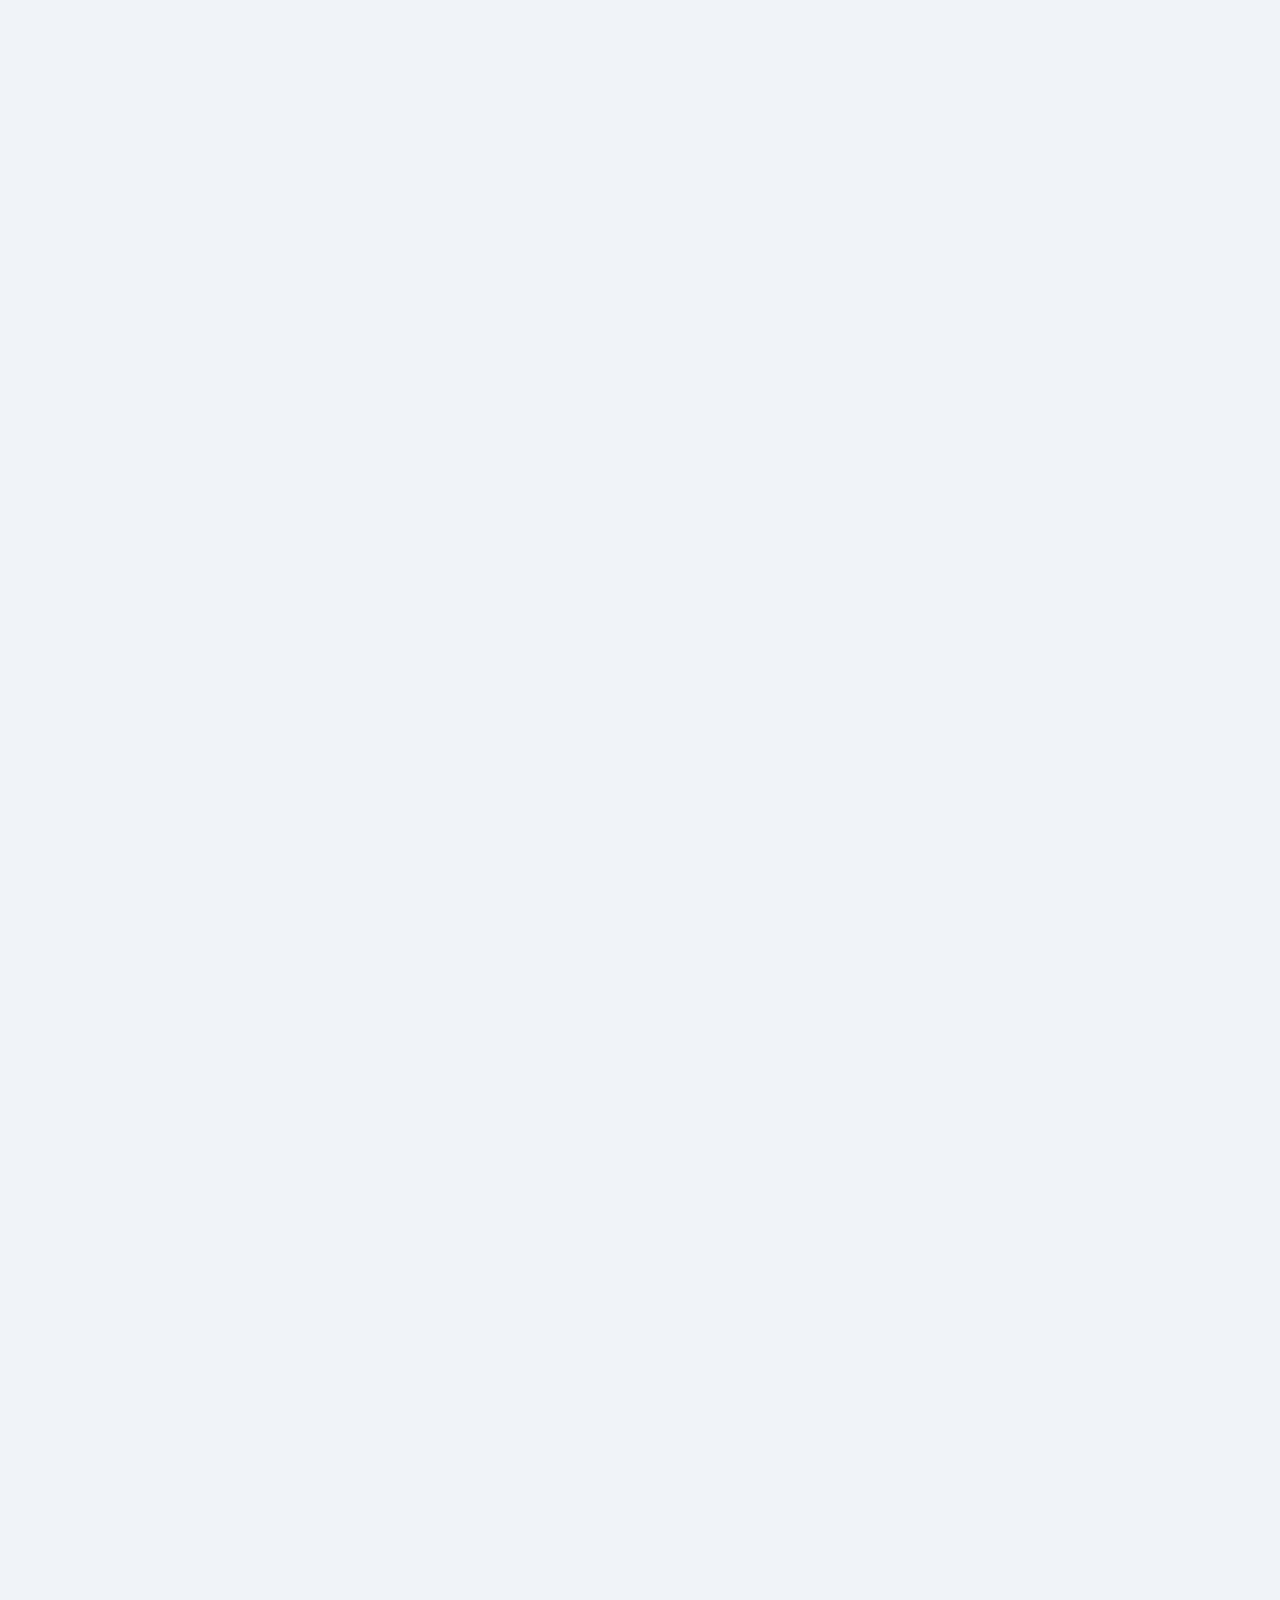
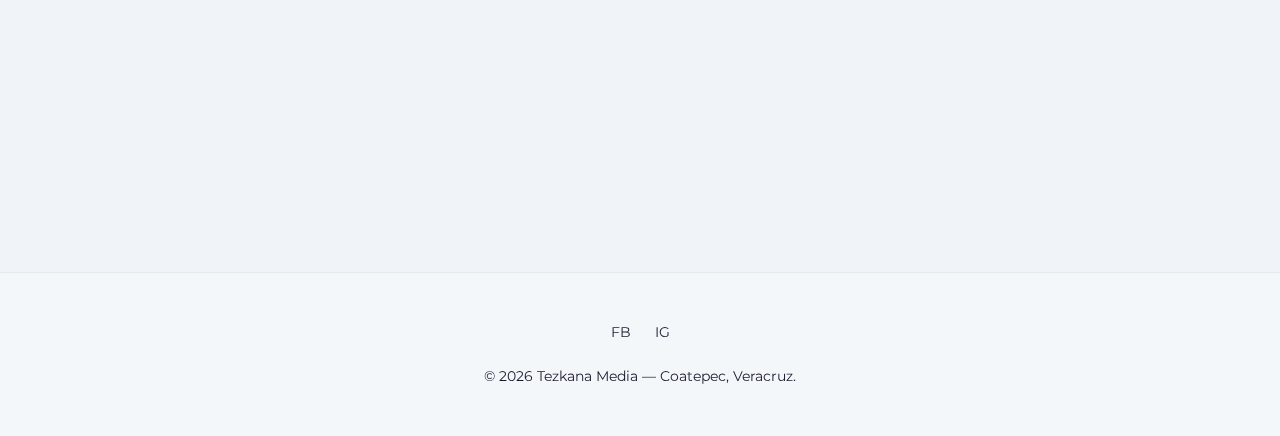
<file: automatizaciones.html>
<!DOCTYPE html>
<html lang="es">

<head>
    <meta charset="UTF-8">
    <meta name="viewport" content="width=device-width, initial-scale=1.0">
    <title>Automatizaciones Estratégicas | Tezkana Media</title>

    <meta name="description"
        content="Flujos automáticos que eliminan tareas repetitivas. Sincronización de leads, gestión de citas y recordatorios automáticos. Paquetes desde $2,000 MXN.">
    <meta name="keywords" content="automatización de procesos, zapier, make, automatizar citas, recordatorios whatsapp, agencia digital, Veracruz, Coatepec">
    <meta name="author" content="Tezkana Media">
    <link rel="canonical" href="https://tezkana.com/automatizaciones.html">

    <meta property="og:type" content="website">
    <meta property="og:url" content="https://tezkana.com/automatizaciones.html">
    <meta property="og:title" content="Automatizaciones Estratégicas | Tezkana Media">
    <meta property="og:description"
        content="Multiplica tu tiempo conectando tus herramientas. Hacemos que tus redes, sitio web y calendario trabajen solos en piloto automático.">
    <meta property="og:image" content="https://tezkana.com/logo.png">

    <link rel="icon" type="image/png" href="favicon.png">

    <link rel="preconnect" href="https://fonts.googleapis.com">
    <link rel="preconnect" href="https://fonts.gstatic.com" crossorigin>
    <link
        href="https://fonts.googleapis.com/css2?family=Montserrat:wght@300;400;500;600;700;800;900&family=Playfair+Display:ital,wght@0,400;0,700;1,400;1,700&family=Fira+Code:wght@400&family=Orbitron:wght@500&display=swap"
        rel="stylesheet">

    <style>
        /* ========================================
           PREMIUM DESIGN SYSTEM — VANGUARD EDITION
           ======================================== */

        :root {
            --primary: #C62828;
            --primary-light: #EF5350;
            --primary-dark: #8E0000;
            --accent: #FF6F00;
            --bg: #f0f4f8;
            --glass: rgba(255, 255, 255, 0.55);
            --glass-hover: rgba(255, 255, 255, 0.78);
            --glass-border: rgba(255, 255, 255, 0.35);
            --glass-border-hover: rgba(211, 47, 47, 0.4);
            --text: #1a1a2e;
            --text-muted: #4a5568;
            --text-light: #718096;
            --shadow-sm: 0 4px 16px rgba(0, 0, 0, 0.04);
            --shadow-md: 0 8px 40px rgba(0, 0, 0, 0.07);
            --shadow-lg: 0 20px 60px rgba(0, 0, 0, 0.12);
            --shadow-xl: 0 32px 80px rgba(0, 0, 0, 0.16);
            --shadow-glow: 0 0 30px rgba(198, 40, 40, 0.2);
            --shadow-glow-intense: 0 0 50px rgba(198, 40, 40, 0.3), 0 0 100px rgba(198, 40, 40, 0.1);
            --radius: 20px;
            --radius-sm: 10px;
            --radius-lg: 28px;
            --transition: 0.4s cubic-bezier(0.4, 0, 0.2, 1);
            --transition-slow: 0.6s cubic-bezier(0.4, 0, 0.2, 1);
        }

        * { box-sizing: border-box; margin: 0; padding: 0; }
        html { scroll-behavior: smooth; overflow-x: hidden; }
        body { font-family: 'Montserrat', sans-serif; background-color: var(--bg); color: var(--text); line-height: 1.7; overflow-x: hidden; -webkit-font-smoothing: antialiased; }
        a { text-decoration: none; color: var(--text); transition: var(--transition); }
        ul { list-style: none; }

        /* ===== CANVAS ===== */
        #nebula-bg { position: fixed; top: 0; left: 0; width: 100%; height: 100%; z-index: -1; pointer-events: none; }

        /* ===== NAVBAR ===== */
        nav { display: flex; justify-content: space-between; align-items: center; padding: 16px 6%; background: rgba(255, 255, 255, 0.72); backdrop-filter: blur(20px) saturate(180%); -webkit-backdrop-filter: blur(20px) saturate(180%); position: sticky; top: 0; z-index: 1000; border-bottom: 1px solid rgba(255, 255, 255, 0.4); box-shadow: 0 1px 12px rgba(0, 0, 0, 0.04); }
        .logo { display: flex; align-items: center; gap: 12px; }
        .logo img { height: 38px; }
        .logo span { font-weight: 700; font-size: 1.05rem; letter-spacing: 2.5px; text-transform: uppercase; }
        .nav-links { display: flex; align-items: center; gap: 28px; }
        .nav-links a { font-size: 0.88rem; font-weight: 500; letter-spacing: 0.8px; text-transform: uppercase; color: var(--text-muted); position: relative; }
        .nav-links a:not(.btn-nav)::after { content: ''; position: absolute; bottom: -4px; left: 0; width: 0; height: 2px; background: var(--primary); transition: width var(--transition); }
        .nav-links a:not(.btn-nav):hover::after { width: 100%; }
        .nav-links a:hover { color: var(--text); }
        .nav-links a.active-link { color: var(--primary); font-weight: 700; }
        .btn-nav { border: 1.5px solid var(--primary); padding: 12px 24px; min-height: 44px; border-radius: var(--radius-sm); color: var(--primary) !important; font-weight: 600; }
        .btn-nav:hover { background: var(--primary); color: #fff !important; transform: translateY(-1px); box-shadow: var(--shadow-glow); }
        .menu-toggle { display: none; background: none; border: none; cursor: pointer; padding: 10px; z-index: 1001; }
        .hamburger { display: block; width: 24px; height: 2px; background-color: var(--text); position: relative; transition: var(--transition); }
        .hamburger::before, .hamburger::after { content: ''; position: absolute; width: 24px; height: 2px; background-color: var(--text); transition: var(--transition); }
        .hamburger::before { top: -7px; } .hamburger::after { top: 7px; }
        .menu-toggle.active .hamburger { background-color: transparent; }
        .menu-toggle.active .hamburger::before { transform: rotate(45deg); top: 0; }
        .menu-toggle.active .hamburger::after { transform: rotate(-45deg); top: 0; }

        /* ===== SECTIONS ===== */
        section { padding: 100px 6%; max-width: 1200px; margin: 0 auto; }
        .section-label { display: block; font-size: 0.72rem; font-weight: 700; letter-spacing: 4px; text-transform: uppercase; color: var(--primary); margin-bottom: 12px; text-align: center; }
        h2 { font-size: 2.6rem; font-weight: 800; margin-bottom: 16px; text-align: center; letter-spacing: -0.5px; line-height: 1.2; }
        h2 span { background: linear-gradient(135deg, var(--primary), var(--primary-light)); -webkit-background-clip: text; -webkit-text-fill-color: transparent; }
        .section-subtitle { text-align: center; color: var(--text-muted); font-size: 1.05rem; max-width: 600px; margin: 0 auto 60px; font-weight: 400; line-height: 1.7; }

        /* ===== HERO ===== */
        .hero { min-height: 85vh; display: flex; flex-direction: column; justify-content: center; align-items: center; text-align: center; padding: 140px 6% 100px; position: relative; overflow: hidden; }
        .hero-header { max-width: 960px; }
        .hero-label { display: inline-block; font-size: 0.68rem; font-weight: 700; letter-spacing: 5px; text-transform: uppercase; color: var(--primary); margin-bottom: 28px; padding: 8px 22px; border: 1px solid rgba(198, 40, 40, 0.2); border-radius: 50px; background: rgba(198, 40, 40, 0.04); backdrop-filter: blur(8px); }
        .hero h1 { font-size: clamp(3.2rem, 7vw, 5.5rem); font-weight: 900; line-height: 0.95; margin-bottom: 32px; letter-spacing: -3px; }
        .hero h1 em { font-family: 'Playfair Display', serif; font-style: italic; font-weight: 700; background: linear-gradient(135deg, var(--primary), var(--primary-light)); -webkit-background-clip: text; -webkit-text-fill-color: transparent; letter-spacing: -1px; }
        .hero p { font-size: 1.15rem; color: var(--text-muted); margin: 0 auto; max-width: 650px; line-height: 1.8; }

        /* ===== BUTTONS ===== */
        .btn-main { display: inline-block; background: linear-gradient(135deg, var(--primary), var(--primary-light)); color: #fff; padding: 16px 36px; min-height: 48px; font-size: 0.9rem; border-radius: var(--radius-sm); font-weight: 700; text-transform: uppercase; letter-spacing: 1px; border: none; cursor: pointer; transition: var(--transition); box-shadow: 0 4px 20px rgba(198, 40, 40, 0.3); position: relative; overflow: hidden; }
        .btn-main::before { content: ''; position: absolute; top: 0; left: -100%; width: 100%; height: 100%; background: linear-gradient(90deg, transparent, rgba(255, 255, 255, 0.25), transparent); transition: left 0.6s ease; }
        .btn-main:hover::before { left: 100%; }
        .btn-main:hover { transform: translateY(-3px) scale(1.02); box-shadow: 0 12px 36px rgba(198, 40, 40, 0.4); color: #fff; }
        .btn-outline { display: inline-block; border: 1.5px solid var(--primary); padding: 14px 28px; border-radius: var(--radius-sm); color: var(--primary); font-weight: 700; font-size: 0.85rem; text-transform: uppercase; letter-spacing: 0.8px; transition: var(--transition); background: transparent; }
        .btn-outline:hover { background: var(--primary); color: #fff; transform: translateY(-2px); box-shadow: var(--shadow-glow); }

        /* ===== BENTO BOX ===== */
        .bento-section { padding: 100px 6%; max-width: 1280px; margin: 0 auto; }
        .bento-grid { display: grid; grid-template-columns: 1fr 1.6fr; gap: 20px; max-width: 1200px; margin: 0 auto; }
        
        .bento-card { background: var(--glass); backdrop-filter: blur(18px) saturate(160%); -webkit-backdrop-filter: blur(18px) saturate(160%); border: 1px solid var(--glass-border); border-radius: var(--radius-lg); transition: var(--transition); box-shadow: var(--shadow-md); position: relative; overflow: hidden; }
        .bento-card::before { content: ''; position: absolute; inset: 0; border-radius: var(--radius-lg); border: 1px solid transparent; background: linear-gradient(135deg, rgba(255, 255, 255, 0.1), rgba(198, 40, 40, 0)) border-box; -webkit-mask: linear-gradient(#fff 0 0) padding-box, linear-gradient(#fff 0 0); -webkit-mask-composite: xor; mask-composite: exclude; pointer-events: none; opacity: 0; transition: opacity var(--transition-slow); }
        .bento-card:hover::before { opacity: 1; }
        .bento-card:hover { border-color: var(--glass-border-hover); box-shadow: var(--shadow-xl), var(--shadow-glow); transform: translateY(-4px); }

        /* Compact cards */
        .bento-compact { padding: 36px 32px; display: flex; flex-direction: column; }
        .bento-compact .card-tier { font-size: 0.68rem; font-weight: 700; letter-spacing: 3px; text-transform: uppercase; color: var(--text-light); margin-bottom: 8px; }
        .bento-compact .card-title { font-size: 1.4rem; font-weight: 800; margin-bottom: 4px; letter-spacing: -0.3px; }
        .bento-compact .card-price { font-size: 2rem; font-weight: 900; color: var(--primary); letter-spacing: -1px; margin-bottom: 4px; line-height: 1.1; }
        .bento-compact .card-freq { font-size: 0.78rem; color: var(--text-light); margin-bottom: 20px; }
        .bento-compact .card-features { margin-bottom: 24px; flex-grow: 1; max-height: 0; overflow: hidden; transition: max-height var(--transition-slow), margin var(--transition-slow); margin-bottom: 0; }
        .bento-compact:hover .card-features { max-height: 400px; margin-bottom: 24px; }
        .bento-compact .card-features li { font-size: 0.85rem; color: var(--text-muted); padding: 6px 0; display: flex; align-items: center; gap: 10px; border-bottom: 1px solid rgba(0, 0, 0, 0.04); }
        .bento-compact .card-features li::before { content: '✓'; color: var(--primary); font-weight: 700; font-size: 0.8rem; flex-shrink: 0; }
        .bento-compact .card-features li:last-child { border-bottom: none; }
        .bento-compact .card-cta { margin-top: auto; }
        .bento-compact .expand-hint { font-size: 0.72rem; color: var(--text-light); text-align: center; margin-bottom: 16px; transition: opacity var(--transition); letter-spacing: 0.5px; }
        .bento-compact:hover .expand-hint { opacity: 0; }

        /* Hero card */
        .bento-hero-card { grid-row: 1 / 3; grid-column: 2; padding: 0; display: flex; flex-direction: column; background: linear-gradient(160deg, rgba(255, 255, 255, 0.65), rgba(255, 255, 255, 0.45)); border: 1px solid rgba(198, 40, 40, 0.15); }
        .bento-hero-card:hover { border-color: rgba(198, 40, 40, 0.35); box-shadow: var(--shadow-xl), var(--shadow-glow-intense); }
        .bento-hero-top { padding: 48px 44px 36px; position: relative; }
        .bento-hero-badge { display: inline-flex; align-items: center; gap: 6px; background: linear-gradient(135deg, var(--primary), var(--primary-light)); color: #fff; font-size: 0.62rem; font-weight: 800; letter-spacing: 2.5px; text-transform: uppercase; padding: 6px 16px; border-radius: 50px; margin-bottom: 20px; }
        .bento-hero-top .card-tier { font-size: 0.72rem; font-weight: 700; letter-spacing: 3px; text-transform: uppercase; color: var(--text-light); margin-bottom: 8px; }
        .bento-hero-top .card-title { font-size: 2rem; font-weight: 900; letter-spacing: -0.5px; margin-bottom: 4px; }
        .bento-hero-pricing { display: flex; align-items: baseline; gap: 8px; margin-bottom: 8px; }
        .bento-hero-pricing .card-price { font-size: 3rem; font-weight: 900; color: var(--primary); letter-spacing: -2px; line-height: 1; }
        .bento-hero-pricing .card-freq { font-size: 0.85rem; color: var(--text-light); }
        .bento-hero-desc { font-size: 0.95rem; color: var(--text-muted); line-height: 1.6; font-style: italic; margin-top: 4px; }
        .bento-hero-bottom { padding: 0 44px 44px; display: flex; gap: 36px; flex-grow: 1; }
        .bento-hero-features { flex: 1; }
        .bento-hero-features .features-label { font-size: 0.68rem; font-weight: 700; letter-spacing: 2px; text-transform: uppercase; color: var(--text-light); margin-bottom: 16px; padding-bottom: 8px; border-bottom: 1px solid rgba(0, 0, 0, 0.06); }
        .bento-hero-features ul li { font-size: 0.9rem; color: var(--text-muted); padding: 8px 0; display: flex; align-items: center; gap: 10px; transition: var(--transition); }
        .bento-hero-features ul li::before { content: '✓'; color: var(--primary); font-weight: 700; font-size: 0.85rem; flex-shrink: 0; width: 20px; height: 20px; display: flex; align-items: center; justify-content: center; background: rgba(198, 40, 40, 0.06); border-radius: 50%; }
        .bento-hero-card:hover .bento-hero-features ul li { transform: translateX(4px); }
        .bento-hero-divider { width: 1px; background: linear-gradient(to bottom, transparent, rgba(0, 0, 0, 0.08), transparent); }
        .bento-hero-action { display: flex; flex-direction: column; justify-content: space-between; min-width: 200px; }
        .bento-hero-action .action-highlight { font-size: 0.85rem; color: var(--text-muted); line-height: 1.6; margin-bottom: 24px; }
        .bento-hero-action .action-highlight strong { color: var(--primary); }
        .bento-hero-action .btn-main { width: 100%; text-align: center; padding: 18px 32px; font-size: 0.95rem; }
        .bento-hero-action .guarantee { font-size: 0.72rem; color: var(--text-light); text-align: center; margin-top: 12px; letter-spacing: 0.3px; }

        /* ===== CONTACT & CTA ===== */
        .cta-banner { text-align: center; max-width: 700px; margin: 0 auto; }
        .cta-banner h2 { font-size: 2.2rem; margin-bottom: 16px; }
        .btn-whatsapp { display: inline-flex; align-items: center; gap: 8px; background: linear-gradient(135deg, #25D366, #128C7E); color: #fff; padding: 16px 28px; border-radius: var(--radius-sm); font-weight: 700; transition: var(--transition); box-shadow: 0 4px 16px rgba(37, 211, 102, 0.25); }
        .btn-whatsapp:hover { transform: translateY(-2px); box-shadow: 0 8px 24px rgba(37, 211, 102, 0.35); color: #fff; }
        .contact-container { display: flex; flex-wrap: wrap; gap: 40px; justify-content: center; }
        .contact-form { flex: 1; width: 100%; background: var(--glass); padding: 44px; border-radius: var(--radius-lg); border: 1px solid var(--glass-border); box-shadow: var(--shadow-md); }
        .form-group { margin-bottom: 24px; }
        .form-group label { display: block; margin-bottom: 6px; font-weight: 600; font-size: 0.85rem; }
        .form-group input, .form-group select { width: 100%; padding: 14px 18px; border: 1.5px solid rgba(0, 0, 0, 0.06); border-radius: var(--radius-sm); font-family: inherit; transition: var(--transition); }
        .form-group input:focus, .form-group select:focus { outline: none; border-color: var(--primary); }
        .contact-info { flex: 1; display: flex; flex-direction: column; justify-content: center; padding: 20px 0; }
        .contact-info h3 { font-family: 'Playfair Display', serif; font-size: 1.8rem; margin-bottom: 12px; }
        
        /* ===== FOOTER ===== */
        footer { text-align: center; padding: 48px 6%; border-top: 1px solid rgba(0,0,0,0.06); font-size: 0.85rem; background: rgba(255,255,255,0.3); }
        .footer-social { display: flex; justify-content: center; gap: 24px; margin-bottom: 20px; }
        .footer-social a:hover { transform: scale(1.2) translateY(-2px); }

        /* ===== ANIMATIONS ===== */
        .reveal { opacity: 0; transform: translateY(32px); transition: all 0.7s cubic-bezier(0.4, 0, 0.2, 1); }
        .reveal.visible { opacity: 1; transform: translateY(0); }
        .reveal-delay-1 { transition-delay: 0.1s; } .reveal-delay-2 { transition-delay: 0.2s; } .reveal-delay-3 { transition-delay: 0.3s; }

        /* ===== RESPONSIVE ===== */
        @media (max-width: 1024px) {
            .bento-grid { grid-template-columns: 1fr 1fr; }
            .bento-hero-card { grid-column: 1 / -1; grid-row: auto; }
        }
        @media (max-width: 768px) {
            .nav-links { position: fixed; top: 0; right: -100%; width: 75%; height: 100vh; background: rgba(255,255,255,0.97); flex-direction: column; justify-content: center; transition: right 0.35s; }
            .nav-links.active { right: 0; }
            .menu-toggle { display: block; }
            .bento-grid { grid-template-columns: 1fr; }
            .bento-hero-bottom { flex-direction: column; }
            .bento-hero-divider { width: 100%; height: 1px; }
            .contact-container { flex-direction: column; }
            .bento-compact .expand-hint { display: none; }
            .bento-compact .card-features { max-height: none; margin-bottom: 24px; }
        }
        @media (max-width: 480px) {
            .hero h1 { font-size: 2.2rem; }
            section { padding: 56px 4%; }
        }
    </style>
</head>

<body>

    <canvas id="nebula-bg"></canvas>

    <nav>
        <a href="index.html" class="logo">
            <img src="logo-new.png" alt="Tezkana Logo">
            <span>TEZKANA MEDIA</span>
        </a>

        <button class="menu-toggle" aria-label="Abrir menú de navegación">
            <span class="hamburger"></span>
        </button>

        <div class="nav-links">
            <a href="index.html">Inicio</a>
            <a href="index.html#servicios" class="active-link">Servicios</a>
            <a href="index.html#portafolio">Portafolio</a>
            <a href="#contacto" class="btn-nav">Contacto</a>
        </div>
    </nav>

    <header class="hero">
        <div class="hero-header reveal">
            <span class="hero-label">Automatizaciones Estratégicas</span>
            <h1>Multiplica tu Tiempo<br>con <em>Procesos Automáticos</em></h1>
            <p>Eliminamos las tareas repetitivas de tu día a día. Hacemos que tus redes, tu sitio web y tu calendario trabajen en conjunto de forma automática para que tú no tengas que hacerlo.</p>
        </div>
    </header>

    <section class="bento-section" id="paquetes">
        <span class="section-label reveal">Paquetes</span>
        <h2 class="reveal">Elige tu <span>Nivel de Eficiencia</span></h2>
        <p class="section-subtitle reveal">Configuramos el cerebro digital de tu operación. Paga una sola vez, ahorra tiempo todos los días.</p>

        <div class="bento-grid">

            <div class="bento-card bento-compact reveal reveal-delay-1">
                <span class="card-tier">Sincronización de Leads</span>
                <h3 class="card-title">Sincronización Básica</h3>
                <div class="card-price">$2,000</div>
                <span class="card-freq">MXN / Pago único</span>
                <p class="expand-hint">↓ Hover para ver detalles</p>
                <ul class="card-features">
                    <li>Alerta inmediata en tu celular (vía WhatsApp o correo)</li>
                    <li>Notificación instantánea de nuevos prospectos</li>
                    <li>Conexión directa con formularios de redes o sitio web</li>
                    <li>No pierdas el rastro de ningún interesado</li>
                </ul>
                <div class="card-cta">
                    <a href="#contacto" class="btn-outline" style="width:100%;text-align:center;">Quiero este plan</a>
                </div>
            </div>

            <div class="bento-card bento-hero-card reveal reveal-delay-2">
                <div class="bento-hero-top">
                    <span class="bento-hero-badge">⚡ Más Popular</span>
                    <span class="card-tier">Agenda y Contactos</span>
                    <h3 class="card-title">Gestión de Citas y Bases de Datos</h3>
                    <div class="bento-hero-pricing">
                        <span class="card-price">$4,000</span>
                        <span class="card-freq">MXN / Pago único</span>
                    </div>
                    <p class="bento-hero-desc">Automatiza tu proceso de agendamiento. Cuando un cliente confirma interés, el sistema hace el trabajo pesado.</p>
                </div>
                <div class="bento-hero-bottom">
                    <div class="bento-hero-features">
                        <p class="features-label">Todo incluido</p>
                        <ul>
                            <li><strong>Todo lo del plan Sincronización Básica</strong></li>
                            <li>Reserva automática de espacios en Google Calendar</li>
                            <li>Evita empalmes o errores manuales en tu agenda</li>
                            <li>Guardado ordenado de contactos (Nombre, Tel, Correo)</li>
                            <li>Creación de base de datos automatizada y organizada</li>
                        </ul>
                    </div>
                    <div class="bento-hero-divider"></div>
                    <div class="bento-hero-action">
                        <div>
                            <p class="action-highlight">
                                Ideal para negocios que atienden por turnos y buscan <strong>llevar un control exacto</strong> de sus citas y pacientes/clientes.
                            </p>
                        </div>
                        <div>
                            <a href="#contacto" class="btn-main">Elegir Gestión de Citas</a>
                            <p class="guarantee">✦ Un solo pago por configuración</p>
                        </div>
                    </div>
                </div>
            </div>

            <div class="bento-card bento-compact reveal reveal-delay-3">
                <span class="card-tier">Fidelización Automática</span>
                <h3 class="card-title">Seguimiento y Recordatorios</h3>
                <div class="card-price">$7,000</div>
                <span class="card-freq">MXN / Pago único</span>
                <p class="expand-hint">↓ Hover para ver detalles</p>
                <ul class="card-features">
                    <li>Flujo automático de confirmación instantánea al agendar</li>
                    <li>Recordatorio automático 24 horas antes de la cita</li>
                    <li>Reduce drásticamente las ausencias y cancelaciones de última hora</li>
                    <li>Solicitud automatizada de reseñas en Google después del servicio</li>
                </ul>
                <div class="card-cta">
                    <a href="#contacto" class="btn-outline" style="width:100%;text-align:center;">Quiero Flujo Completo</a>
                </div>
            </div>

        </div>
    </section>

    <section>
        <div class="cta-banner reveal">
            <span class="section-label">¿Necesitas ayuda?</span>
            <h2>¿No sabes qué procesos de tu negocio <span>pueden automatizarse</span>?</h2>
            <p>Agenda una consultoría gratuita de 15 minutos. Analizaremos tu operación y te diremos dónde puedes ahorrar tiempo.</p>
            <a href="https://wa.me/5215655425153" target="_blank" class="btn-whatsapp"
                aria-label="Agendar asesoría por WhatsApp">
                💬 Agendar Consultoría Gratuita
            </a>
        </div>
    </section>

    <section id="contacto">
        <span class="section-label reveal">Da el Primer Paso</span>
        <h2 class="reveal">Hablemos de tu <span>Proyecto</span></h2>
        
        <div class="contact-container">
            <div class="contact-form reveal">
                <form id="contact-form">
                    <div class="form-group">
                        <label for="nombre">Nombre</label>
                        <input type="text" id="nombre" name="nombre" placeholder="Tu nombre completo" required>
                    </div>
                    <div class="form-group">
                        <label for="whatsapp">WhatsApp</label>
                        <input type="tel" id="whatsapp" name="whatsapp" placeholder="10 dígitos" pattern="[0-9]{10}" required>
                    </div>
                    <div class="form-group">
                        <label for="paquete">Flujo de interés</label>
                        <select id="paquete" name="paquete" required>
                            <option value="">Selecciona una opción</option>
                            <option value="sincronizacion">Sincronización Básica ($2,000)</option>
                            <option value="citas">Gestión de Citas y BD ($4,000)</option>
                            <option value="seguimiento">Seguimiento y Recordatorios ($7,000)</option>
                        </select>
                    </div>
                    <button type="submit" class="btn-main" style="width:100%;">
                        Solicitar Asesoría
                    </button>
                </form>
            </div>

            <div class="contact-info reveal reveal-delay-1">
                <h3>¿Listo para delegar tareas a la tecnología?</h3>
                <p>Mándanos un WhatsApp. Cuéntanos qué tarea te quita más tiempo al día y nosotros te mostramos cómo eliminarla con una automatización.</p>
                <a href="https://wa.me/5215655425153" target="_blank" class="btn-whatsapp">
                    💬 Escríbenos por WhatsApp
                </a>
            </div>
        </div>
    </section>

    <footer>
        <div class="footer-content">
            <div class="footer-social">
                <a href="https://facebook.com/tezkana" target="_blank">FB</a>
                <a href="https://instagram.com/tezkana" target="_blank">IG</a>
            </div>
            <p>&copy; 2026 Tezkana Media — Coatepec, Veracruz.</p>
        </div>
    </footer>

    <script>
        // Menú hamburguesa
        const menuToggle = document.querySelector('.menu-toggle');
        const navLinks = document.querySelector('.nav-links');
        menuToggle.addEventListener('click', () => { navLinks.classList.toggle('active'); });

        // Scroll Reveal
        const revealObserver = new IntersectionObserver((entries) => {
            entries.forEach(entry => { if (entry.isIntersecting) entry.target.classList.add('visible'); });
        }, { threshold: 0.1, rootMargin: '0px 0px -40px 0px' });
        document.querySelectorAll('.reveal').forEach(el => revealObserver.observe(el));

        // Validación y envío a WhatsApp
        const form = document.getElementById('contact-form');
        form.addEventListener('submit', (e) => {
            e.preventDefault();
            const nombre = document.getElementById('nombre').value;
            const whatsapp = document.getElementById('whatsapp').value;
            const paquete = document.getElementById('paquete').value;
            const servicio = "Automatizaciones Estratégicas";

            const mensaje = encodeURIComponent(
                `¡Hola! Soy ${nombre}.\n\nMe interesa el servicio de: ${servicio}\nFlujo de interés: ${paquete}\n\nMi WhatsApp es: ${whatsapp}`
            );
            window.open(`https://wa.me/5215655425153?text=${mensaje}`, '_blank');
        });

        // Background animado
        (function () {
            const canvas = document.getElementById('nebula-bg');
            const ctx = canvas.getContext('2d');
            let w, h, time = 0;
            const stars = [];
            function resize() { w = canvas.width = window.innerWidth; h = canvas.height = window.innerHeight; stars.length = 0; for(let i=0; i<(w<768?150:450); i++) stars.push({x: Math.random()*w, y: Math.random()*h, r: Math.random()*2+0.5, vx: Math.random()*0.3+0.1, vy: Math.random()*-0.1, tw: Math.random()*0.04+0.02, ph: Math.random()*Math.PI*2}); }
            window.addEventListener('resize', resize); resize();
            function animate() {
                time++; ctx.fillStyle = '#f0f4f8'; ctx.fillRect(0, 0, w, h);
                stars.forEach(s => {
                    s.x += s.vx; s.y += s.vy;
                    if(s.x > w) s.x = 0; if(s.y < 0) s.y = h;
                    let a = 0.5 * (0.5 + Math.sin(time*s.tw + s.ph)*0.5);
                    ctx.beginPath(); ctx.arc(s.x, s.y, s.r, 0, Math.PI*2);
                    ctx.fillStyle = `rgba(30,40,90,${a})`; ctx.fill();
                });
                requestAnimationFrame(animate);
            }
            animate();
        })();
    </script>
</body>
</html>
</file>
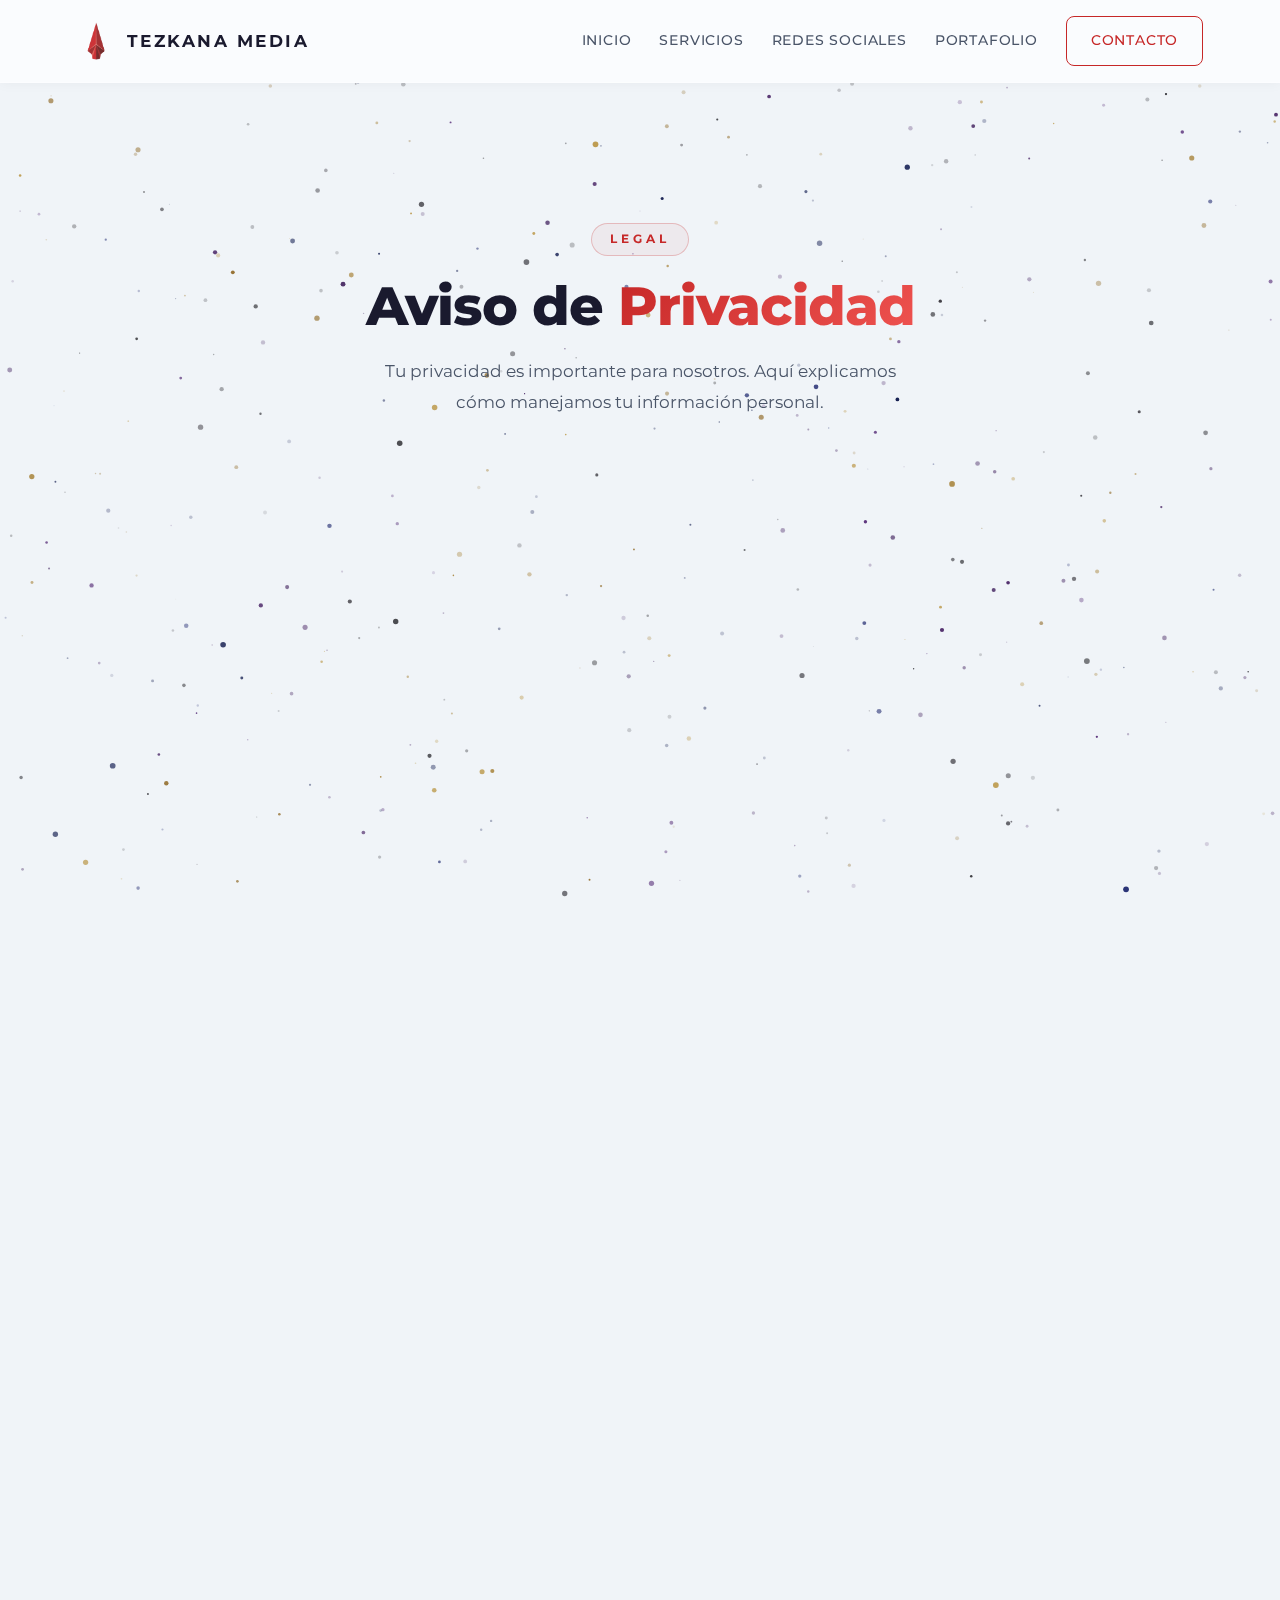
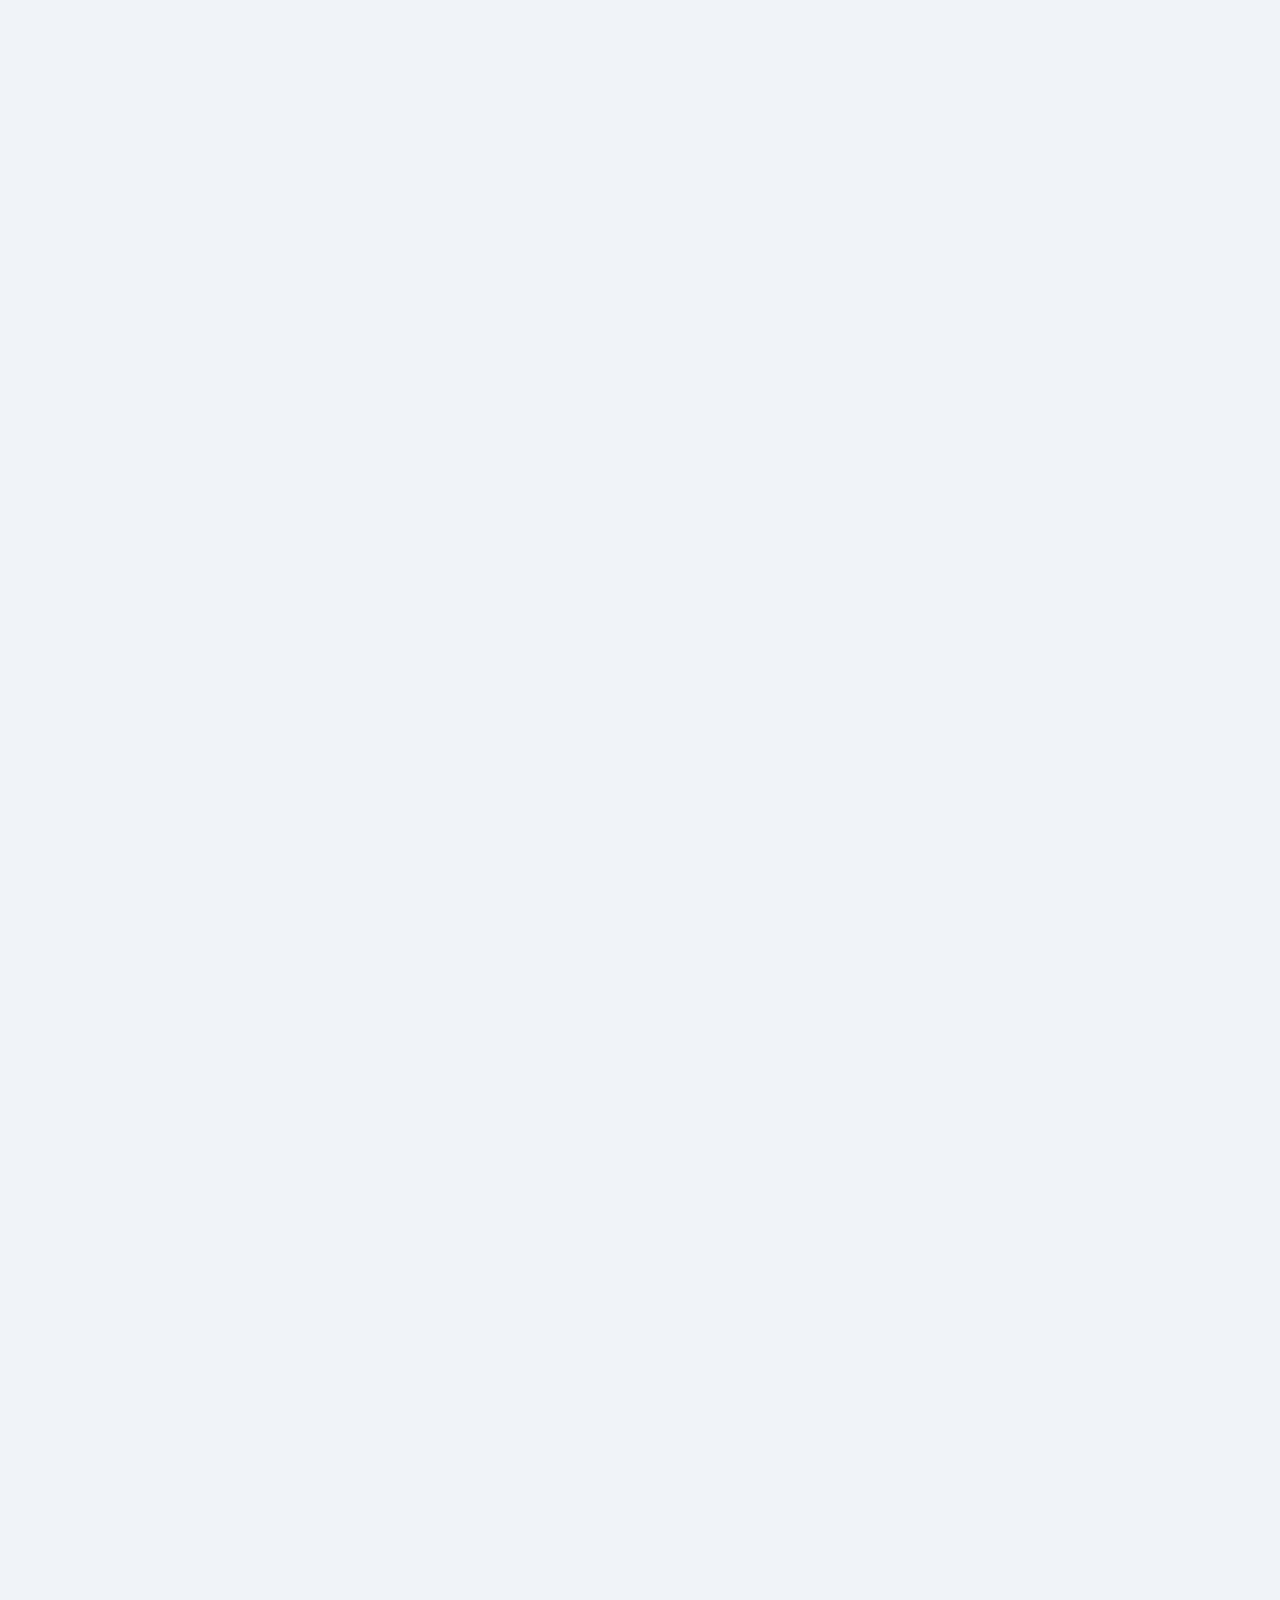
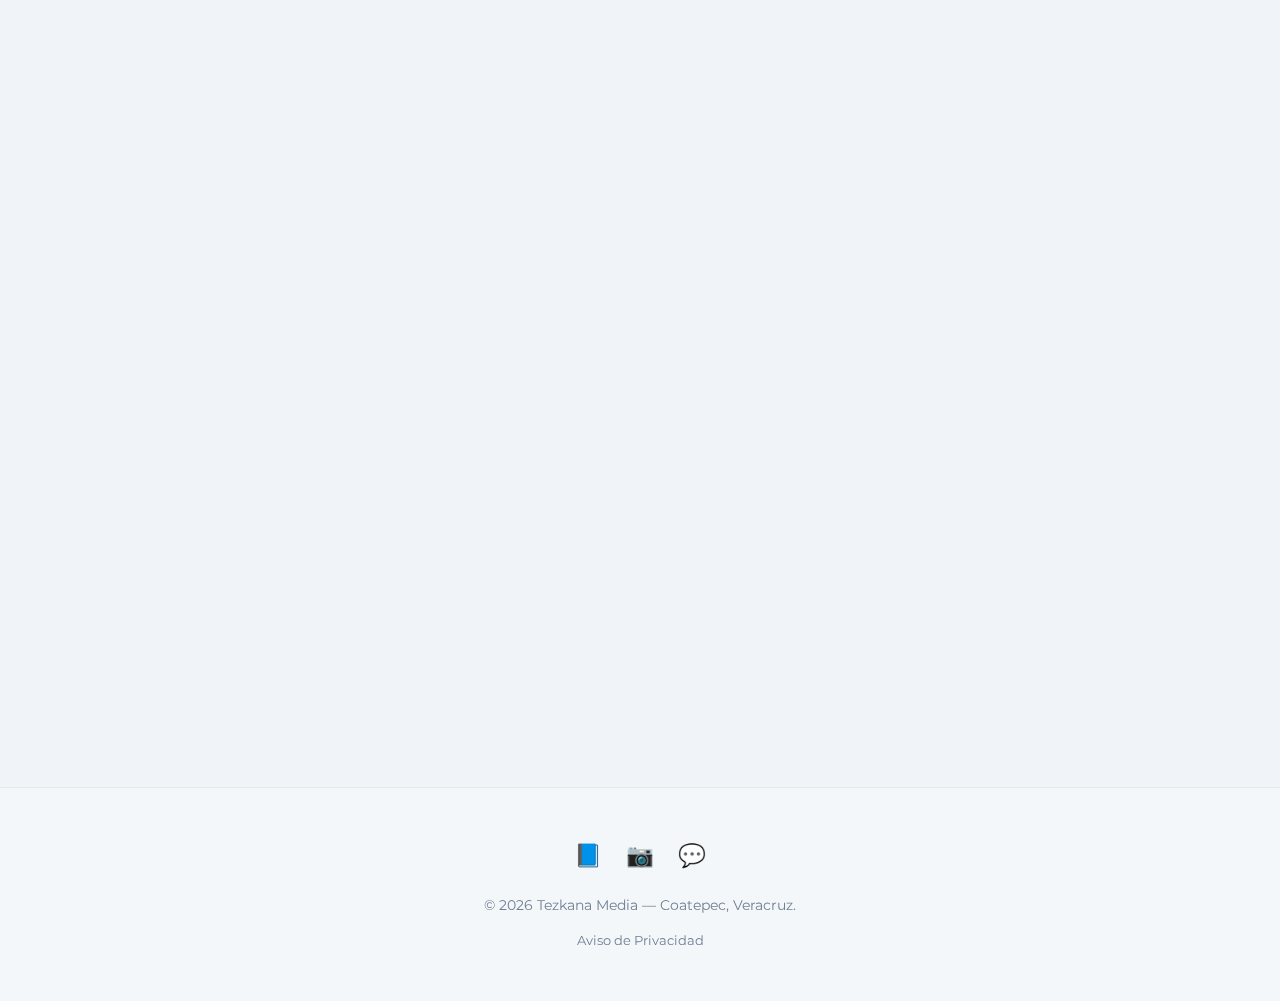
<file: aviso-privacidad.html>
<!DOCTYPE html>
<html lang="es">

<head>
    <meta charset="UTF-8">
    <meta name="viewport" content="width=device-width, initial-scale=1.0">
    <title>Aviso de Privacidad | Tezkana Media</title>

    <!-- SEO Meta Tags -->
    <meta name="description"
        content="Aviso de Privacidad de Tezkana Media. Conoce cómo recopilamos, usamos y protegemos tus datos personales.">
    <meta name="robots" content="noindex, follow">
    <link rel="canonical" href="https://tezkana.com/aviso-privacidad">

    <!-- Favicon -->
    <link rel="icon" type="image/png" href="favicon.png">

    <!-- Google Fonts -->
    <link rel="preconnect" href="https://fonts.googleapis.com">
    <link rel="preconnect" href="https://fonts.gstatic.com" crossorigin>
    <link
        href="https://fonts.googleapis.com/css2?family=Montserrat:wght@300;400;500;600;700;800&family=Playfair+Display:ital,wght@0,400;0,700;1,400&display=swap"
        rel="stylesheet">

    <style>
        :root {
            --primary: #C62828;
            --primary-light: #EF5350;
            --primary-dark: #8E0000;
            --bg: #f0f4f8;
            --glass: rgba(255, 255, 255, 0.7);
            --glass-hover: rgba(255, 255, 255, 0.88);
            --glass-border: rgba(255, 255, 255, 0.5);
            --glass-border-hover: rgba(211, 47, 47, 0.3);
            --text: #1a1a2e;
            --text-muted: #4a5568;
            --text-light: #718096;
            --shadow-sm: 0 4px 16px rgba(0, 0, 0, 0.04);
            --shadow-md: 0 8px 32px rgba(0, 0, 0, 0.06);
            --shadow-lg: 0 16px 48px rgba(0, 0, 0, 0.10);
            --shadow-glow: 0 0 20px rgba(198, 40, 40, 0.15);
            --radius: 16px;
            --radius-sm: 8px;
            --transition: 0.35s cubic-bezier(0.4, 0, 0.2, 1);
        }

        * {
            box-sizing: border-box;
            margin: 0;
            padding: 0;
        }

        html {
            scroll-behavior: smooth;
            overflow-x: hidden;
        }

        body {
            font-family: 'Montserrat', sans-serif;
            background-color: var(--bg);
            color: var(--text);
            line-height: 1.7;
            overflow-x: hidden;
            -webkit-font-smoothing: antialiased;
        }

        a {
            text-decoration: none;
            color: var(--primary);
            transition: var(--transition);
        }

        a:hover {
            color: var(--primary-dark);
        }

        ul {
            list-style: none;
        }

        #nebula-bg {
            position: fixed;
            top: 0;
            left: 0;
            width: 100%;
            height: 100%;
            z-index: -1;
            pointer-events: none;
        }

        /* ===== NAVBAR ===== */
        nav {
            display: flex;
            justify-content: space-between;
            align-items: center;
            padding: 16px 6%;
            background: rgba(255, 255, 255, 0.72);
            backdrop-filter: blur(20px) saturate(180%);
            -webkit-backdrop-filter: blur(20px) saturate(180%);
            position: sticky;
            top: 0;
            z-index: 1000;
            border-bottom: 1px solid rgba(255, 255, 255, 0.4);
            box-shadow: 0 1px 12px rgba(0, 0, 0, 0.04);
        }

        .logo {
            display: flex;
            align-items: center;
            gap: 12px;
        }

        .logo img {
            height: 38px;
        }

        .logo span {
            font-weight: 700;
            font-size: 1.05rem;
            letter-spacing: 2.5px;
            color: var(--text);
            text-transform: uppercase;
        }

        .nav-links {
            display: flex;
            align-items: center;
            gap: 28px;
        }

        .nav-links a {
            font-size: 0.88rem;
            font-weight: 500;
            letter-spacing: 0.8px;
            text-transform: uppercase;
            color: var(--text-muted);
            position: relative;
        }

        .nav-links a:not(.btn-nav)::after {
            content: '';
            position: absolute;
            bottom: -4px;
            left: 0;
            width: 0;
            height: 2px;
            background: var(--primary);
            transition: width var(--transition);
        }

        .nav-links a:not(.btn-nav):hover::after {
            width: 100%;
        }

        .nav-links a:hover {
            color: var(--text);
        }

        .btn-nav {
            border: 1.5px solid var(--primary);
            padding: 12px 24px;
            min-height: 44px;
            border-radius: var(--radius-sm);
            color: var(--primary) !important;
            font-weight: 600;
            letter-spacing: 0.5px;
        }

        .btn-nav:hover {
            background: var(--primary);
            color: #fff !important;
            transform: translateY(-1px);
            box-shadow: var(--shadow-glow);
        }

        .menu-toggle {
            display: none;
            background: none;
            border: none;
            cursor: pointer;
            padding: 10px;
            z-index: 1001;
        }

        .hamburger {
            display: block;
            width: 24px;
            height: 2px;
            background-color: var(--text);
            position: relative;
            transition: var(--transition);
        }

        .hamburger::before,
        .hamburger::after {
            content: '';
            position: absolute;
            width: 24px;
            height: 2px;
            background-color: var(--text);
            transition: var(--transition);
        }

        .hamburger::before {
            top: -7px;
        }

        .hamburger::after {
            top: 7px;
        }

        .menu-toggle.active .hamburger {
            background-color: transparent;
        }

        .menu-toggle.active .hamburger::before {
            transform: rotate(45deg);
            top: 0;
        }

        .menu-toggle.active .hamburger::after {
            transform: rotate(-45deg);
            top: 0;
        }

        /* ===== HERO ===== */
        .hero {
            display: flex;
            flex-direction: column;
            justify-content: center;
            align-items: center;
            text-align: center;
            padding: 140px 6% 60px;
            position: relative;
        }

        .hero-label {
            display: inline-block;
            font-size: 0.72rem;
            font-weight: 700;
            letter-spacing: 4px;
            text-transform: uppercase;
            color: var(--primary);
            margin-bottom: 20px;
            padding: 6px 18px;
            border: 1.5px solid rgba(198, 40, 40, 0.25);
            border-radius: 50px;
            background: rgba(198, 40, 40, 0.05);
        }

        .hero h1 {
            font-family: 'Montserrat', sans-serif;
            font-size: clamp(2.2rem, 5vw, 3.4rem);
            font-weight: 800;
            line-height: 1.1;
            margin-bottom: 20px;
            color: var(--text);
            letter-spacing: -1px;
        }

        .hero h1 em {
            font-style: normal;
            background: linear-gradient(135deg, var(--primary), var(--primary-light));
            -webkit-background-clip: text;
            -webkit-text-fill-color: transparent;
            background-clip: text;
        }

        .hero p {
            font-size: 1.05rem;
            color: var(--text-muted);
            max-width: 560px;
            margin: 0 auto;
            line-height: 1.8;
        }

        /* ===== POLICY CONTENT ===== */
        .policy-section {
            max-width: 860px;
            margin: 0 auto;
            padding: 40px 6% 100px;
        }

        .policy-card {
            background: var(--glass);
            backdrop-filter: blur(12px);
            -webkit-backdrop-filter: blur(12px);
            border: 1px solid var(--glass-border);
            border-radius: var(--radius);
            padding: 48px 44px;
            box-shadow: var(--shadow-md);
        }

        .policy-card h2 {
            font-family: 'Montserrat', sans-serif;
            font-size: 1.4rem;
            font-weight: 700;
            color: var(--text);
            margin: 40px 0 12px;
            padding-left: 14px;
            border-left: 3px solid var(--primary);
            text-align: left;
            line-height: 1.3;
        }

        .policy-card h2:first-child {
            margin-top: 0;
        }

        .policy-card p {
            font-size: 0.92rem;
            color: var(--text-muted);
            line-height: 1.8;
            margin-bottom: 12px;
        }

        .policy-card ul {
            list-style: none;
            margin: 8px 0 16px;
            padding: 0;
        }

        .policy-card li {
            font-size: 0.92rem;
            color: var(--text-muted);
            line-height: 1.7;
            margin-bottom: 8px;
            padding-left: 22px;
            position: relative;
        }

        .policy-card li::before {
            content: '•';
            color: var(--primary);
            font-weight: 700;
            position: absolute;
            left: 6px;
            top: 0;
        }

        .policy-card strong {
            color: var(--text);
            font-weight: 600;
        }

        .policy-card a {
            color: var(--primary);
            font-weight: 500;
        }

        .policy-meta {
            margin-top: 36px;
            padding-top: 24px;
            border-top: 1px solid rgba(0, 0, 0, 0.06);
            font-size: 0.82rem;
            color: var(--text-light);
            text-align: center;
        }

        /* ===== FOOTER ===== */
        footer {
            text-align: center;
            padding: 48px 6%;
            border-top: 1px solid rgba(0, 0, 0, 0.06);
            color: var(--text-light);
            font-size: 0.85rem;
            background: rgba(255, 255, 255, 0.3);
            backdrop-filter: blur(8px);
            -webkit-backdrop-filter: blur(8px);
        }

        .footer-content {
            max-width: 1200px;
            margin: 0 auto;
        }

        .footer-social {
            margin-bottom: 20px;
            display: flex;
            justify-content: center;
            gap: 24px;
        }

        .footer-social a {
            font-size: 1.4rem;
            transition: var(--transition);
        }

        .footer-social a:hover {
            transform: scale(1.2) translateY(-2px);
        }

        .footer-links {
            margin-top: 12px;
        }

        .footer-links a {
            color: var(--text-light);
            font-size: 0.8rem;
        }

        .footer-links a:hover {
            color: var(--primary);
        }

        /* ===== REVEAL ===== */
        .reveal {
            opacity: 0;
            transform: translateY(32px);
            transition: opacity 0.7s cubic-bezier(0.4, 0, 0.2, 1), transform 0.7s cubic-bezier(0.4, 0, 0.2, 1);
        }

        .reveal.visible {
            opacity: 1;
            transform: translateY(0);
        }

        /* ===== RESPONSIVE ===== */
        @media (max-width: 768px) {
            nav {
                padding: 14px 5%;
            }

            .menu-toggle {
                display: block;
            }

            .nav-links {
                position: fixed;
                top: 0;
                right: -100%;
                width: 75%;
                height: 100vh;
                background: rgba(255, 255, 255, 0.97);
                backdrop-filter: blur(20px);
                -webkit-backdrop-filter: blur(20px);
                flex-direction: column;
                justify-content: center;
                align-items: center;
                gap: 32px;
                transition: right 0.35s ease;
                border-left: 1px solid rgba(0, 0, 0, 0.06);
                box-shadow: -8px 0 32px rgba(0, 0, 0, 0.08);
            }

            .nav-links.active {
                right: 0;
            }

            .nav-links a {
                font-size: 1.1rem;
                color: var(--text);
            }

            .hero {
                padding: 120px 5% 40px;
            }

            .hero h1 {
                font-size: clamp(1.8rem, 7vw, 2.6rem);
            }

            .logo span {
                display: none;
            }

            .policy-card {
                padding: 32px 24px;
            }
        }

        @media (max-width: 480px) {
            .policy-card {
                padding: 24px 18px;
            }

            .policy-card h2 {
                font-size: 1.2rem;
            }

            .hero h1 {
                font-size: 1.7rem;
            }
        }
    </style>
</head>

<body>

    <canvas id="nebula-bg"></canvas>

    <!-- ===== NAVBAR ===== -->
    <nav>
        <a href="index.html" class="logo">
            <img src="logo-new.png" alt="Tezkana Logo">
            <span>TEZKANA MEDIA</span>
        </a>
        <button class="menu-toggle" aria-label="Abrir menú de navegación" aria-expanded="false">
            <span class="hamburger"></span>
        </button>
        <div class="nav-links">
            <a href="index.html">Inicio</a>
            <a href="index.html#servicios">Servicios</a>
            <a href="redes-sociales.html">Redes Sociales</a>
            <a href="index.html#portafolio">Portafolio</a>
            <a href="index.html#contacto" class="btn-nav">Contacto</a>
        </div>
    </nav>

    <!-- ===== HERO ===== -->
    <header class="hero">
        <div class="reveal">
            <span class="hero-label">Legal</span>
            <h1>Aviso de <em>Privacidad</em></h1>
            <p>Tu privacidad es importante para nosotros. Aquí explicamos cómo manejamos tu información personal.</p>
        </div>
    </header>

    <!-- ===== CONTENIDO DE POLÍTICA ===== -->
    <div class="policy-section">
        <div class="policy-card reveal">

            <h2>1. Identidad del Responsable</h2>
            <p><strong>Tezkana Media</strong>, con domicilio en Coatepec, Veracruz, México, es responsable del
                tratamiento de los datos personales que nos proporcione, de conformidad con la Ley Federal de Protección
                de Datos Personales en Posesión de los Particulares (LFPDPPP) y su Reglamento.</p>
            <p><strong>Contacto del responsable:</strong><br>
                Correo electrónico: <a href="mailto:contacto@tezkana.com">contacto@tezkana.com</a><br>
                WhatsApp: <a href="https://wa.me/5215655425153">+52 1 56 5542 5153</a></p>

            <h2>2. Datos Personales que Recopilamos</h2>
            <p>Para las finalidades señaladas en el presente aviso de privacidad, podemos recabar los siguientes datos
                personales:</p>
            <ul>
                <li>Nombre completo</li>
                <li>Número de teléfono / WhatsApp</li>
                <li>Correo electrónico</li>
                <li>Nombre del negocio o marca</li>
                <li>Información sobre los servicios que te interesan</li>
                <li>Datos de navegación en nuestro sitio web (cookies, dirección IP, tipo de navegador)</li>
            </ul>
            <p>Le informamos que <strong>no recopilamos datos personales sensibles</strong> (origen racial, estado de
                salud, creencias religiosas, datos biométricos, etc.).</p>

            <h2>3. Finalidades del Tratamiento</h2>
            <p>Los datos personales que recabamos serán utilizados para las siguientes finalidades
                <strong>necesarias</strong>:
            </p>
            <ul>
                <li>Dar seguimiento a solicitudes de información, cotizaciones y asesorías</li>
                <li>Prestar los servicios contratados (diseño web, gestión de redes sociales, marketing digital,
                    automatización)</li>
                <li>Comunicarnos contigo respecto al estatus de tu proyecto o servicio</li>
                <li>Generar facturas y comprobantes fiscales cuando aplique</li>
                <li>Cumplir con obligaciones legales y regulatorias</li>
            </ul>
            <p>De manera <strong>adicional</strong> y con tu consentimiento, utilizaremos tus datos para:</p>
            <ul>
                <li>Enviarte información promocional sobre nuevos servicios, paquetes y ofertas</li>
                <li>Realizar encuestas de satisfacción para mejorar nuestros servicios</li>
                <li>Invitarte a eventos, webinars o contenido exclusivo de Tezkana Media</li>
            </ul>
            <p>Si no deseas que tus datos sean tratados para finalidades adicionales, puedes comunicárnoslo a través de
                los medios de contacto indicados en este aviso.</p>

            <h2>4. Transferencia de Datos</h2>
            <p>Tezkana Media <strong>no vende, alquila ni comparte</strong> tus datos personales con terceros para fines
                distintos a los descritos en este aviso. Sin embargo, podemos compartir información con:</p>
            <ul>
                <li><strong>Proveedores de servicios tecnológicos</strong> (hosting, plataformas de correo, herramientas
                    de automatización) estrictamente necesarios para la prestación de nuestros servicios</li>
                <li><strong>Autoridades competentes</strong> cuando sea requerido por ley o por orden judicial</li>
            </ul>
            <p>En todos los casos, exigimos a nuestros proveedores el mismo nivel de protección de datos que nosotros
                aplicamos.</p>

            <h2>5. Uso de Cookies y Tecnologías de Rastreo</h2>
            <p>Nuestro sitio web puede utilizar cookies y tecnologías similares para:</p>
            <ul>
                <li>Mejorar tu experiencia de navegación</li>
                <li>Analizar el tráfico y comportamiento de usuarios de forma anónima</li>
                <li>Optimizar el rendimiento del sitio</li>
            </ul>
            <p>Puedes deshabilitar las cookies desde la configuración de tu navegador. Ten en cuenta que esto podría
                limitar algunas funcionalidades del sitio.</p>

            <h2>6. Derechos ARCO</h2>
            <p>Tienes derecho a <strong>Acceder, Rectificar, Cancelar u Oponerte</strong> al tratamiento de tus datos
                personales (Derechos ARCO). También puedes <strong>revocar tu consentimiento</strong> en cualquier
                momento.</p>
            <p>Para ejercer cualquiera de estos derechos, envía una solicitud a <a
                    href="mailto:contacto@tezkana.com">contacto@tezkana.com</a> con la siguiente información:</p>
            <ul>
                <li>Tu nombre completo e información de contacto</li>
                <li>Una descripción clara del derecho que deseas ejercer</li>
                <li>Cualquier documento que acredite tu identidad</li>
            </ul>
            <p>Responderemos a tu solicitud en un plazo máximo de <strong>20 días hábiles</strong> a partir de la
                recepción.</p>

            <h2>7. Medidas de Seguridad</h2>
            <p>Tezkana Media implementa medidas de seguridad administrativas, técnicas y físicas para proteger tus datos
                personales contra daño, pérdida, alteración, destrucción, uso, acceso o tratamiento no autorizado. Entre
                estas medidas se incluyen:</p>
            <ul>
                <li>Cifrado de datos en tránsito (SSL/TLS)</li>
                <li>Acceso restringido a la información por personal autorizado</li>
                <li>Respaldos periódicos de la información</li>
                <li>Uso de proveedores tecnológicos con estándares de seguridad reconocidos</li>
            </ul>

            <h2>8. Menores de Edad</h2>
            <p>Nuestros servicios están dirigidos a personas mayores de 18 años y a negocios. No recopilamos
                intencionalmente datos de menores de edad. Si detectamos que hemos recabado información de un menor, la
                eliminaremos de inmediato.</p>

            <h2>9. Modificaciones al Aviso de Privacidad</h2>
            <p>Tezkana Media se reserva el derecho de actualizar este aviso de privacidad en cualquier momento para
                reflejar cambios en nuestras prácticas o en la legislación aplicable. Las modificaciones estarán
                disponibles en esta misma página web.</p>
            <p>Te recomendamos revisar periódicamente este documento para estar informado sobre cómo protegemos tu
                información.</p>

            <h2>10. Consentimiento</h2>
            <p>Al proporcionar tus datos personales a través de nuestros formularios web, WhatsApp, correo electrónico u
                otros medios de contacto, <strong>manifiestas tu consentimiento</strong> para que Tezkana Media trate
                tus datos conforme a lo descrito en este aviso de privacidad.</p>

            <div class="policy-meta">
                <p><strong>Última actualización:</strong> 23 de febrero de 2026</p>
                <p>Tezkana Media — Coatepec, Veracruz, México</p>
            </div>

        </div>
    </div>

    <!-- ===== FOOTER ===== -->
    <footer>
        <div class="footer-content">
            <div class="footer-social">
                <a href="https://facebook.com/tezkana" aria-label="Facebook" target="_blank" rel="noopener">📘</a>
                <a href="https://instagram.com/tezkana" aria-label="Instagram" target="_blank" rel="noopener">📷</a>
                <a href="https://wa.me/5215655425153" aria-label="WhatsApp" target="_blank" rel="noopener">💬</a>
            </div>
            <p>&copy; 2026 Tezkana Media — Coatepec, Veracruz.</p>
            <p class="footer-links">
                <a href="aviso-privacidad.html">Aviso de Privacidad</a>
            </p>
        </div>
    </footer>

    <!-- ===== JS: Menú + Reveal ===== -->
    <script>
        const menuToggle = document.querySelector('.menu-toggle');
        const navLinks = document.querySelector('.nav-links');
        menuToggle.addEventListener('click', () => {
            const isOpen = navLinks.classList.toggle('active');
            menuToggle.setAttribute('aria-expanded', isOpen);
            menuToggle.classList.toggle('active');
        });
        navLinks.querySelectorAll('a').forEach(link => {
            link.addEventListener('click', () => {
                navLinks.classList.remove('active');
                menuToggle.classList.remove('active');
                menuToggle.setAttribute('aria-expanded', 'false');
            });
        });

        const revealObserver = new IntersectionObserver((entries) => {
            entries.forEach(entry => { if (entry.isIntersecting) entry.target.classList.add('visible'); });
        }, { threshold: 0.1, rootMargin: '0px 0px -40px 0px' });
        document.querySelectorAll('.reveal').forEach(el => revealObserver.observe(el));
    </script>

    <!-- ===== STARFIELD CANVAS ===== -->
    <script>
        (function () {
            const canvas = document.getElementById('nebula-bg');
            const ctx = canvas.getContext('2d');
            canvas.style.position = 'fixed'; canvas.style.top = '0'; canvas.style.left = '0';
            canvas.style.width = '100%'; canvas.style.height = '100%'; canvas.style.zIndex = '-1'; canvas.style.pointerEvents = 'none';

            let w, h, time = 0;
            const BG = '#f0f4f8';
            const starColors = [
                { r: 20, g: 30, b: 80 }, { r: 15, g: 25, b: 100 }, { r: 30, g: 40, b: 90 },
                { r: 50, g: 50, b: 55 }, { r: 60, g: 58, b: 65 }, { r: 45, g: 45, b: 50 },
                { r: 60, g: 20, b: 90 }, { r: 75, g: 30, b: 110 }, { r: 50, g: 15, b: 80 },
                { r: 160, g: 120, b: 40 }, { r: 180, g: 140, b: 50 }, { r: 140, g: 100, b: 30 },
            ];
            function pick(a) { return a[Math.floor(Math.random() * a.length)]; }

            class Star {
                constructor() { this.reset(true); }
                reset(initial) {
                    this.x = initial ? Math.random() * w : (Math.random() < 0.5 ? -5 : w + 5);
                    this.y = Math.random() * h; this.baseR = 0.5 + Math.random() * 2;
                    this.vx = 0.15 + Math.random() * 0.35; this.vy = -0.05 + Math.random() * 0.1;
                    this.twinkleSpeed = 0.02 + Math.random() * 0.04; this.twinklePhase = Math.random() * Math.PI * 2;
                    this.baseAlpha = 0.4 + Math.random() * 0.6;
                    const c = pick(starColors); this.cr = c.r; this.cg = c.g; this.cb = c.b;
                }
                update() {
                    this.x += this.vx; this.y += this.vy;
                    if (this.x > w + 10) { this.x = -5; this.y = Math.random() * h; }
                    if (this.x < -10) { this.x = w + 5; this.y = Math.random() * h; }
                    if (this.y > h + 10 || this.y < -10) { this.y = this.y > h ? -5 : h + 5; }
                }
                draw(t) {
                    const twinkle = 0.3 + (Math.sin(t * this.twinkleSpeed + this.twinklePhase) * 0.5 + 0.5) * 0.7;
                    const alpha = this.baseAlpha * twinkle; const r = this.baseR * (0.7 + twinkle * 0.5);
                    ctx.beginPath(); ctx.arc(this.x, this.y, r, 0, Math.PI * 2);
                    ctx.fillStyle = `rgba(${this.cr},${this.cg},${this.cb},${alpha})`; ctx.fill();
                }
            }

            let stars = [];
            const STAR_COUNT = window.innerWidth <= 768 ? 150 : 450;
            function init() { stars = []; for (let i = 0; i < STAR_COUNT; i++) stars.push(new Star()); }
            function resize() { w = canvas.width = window.innerWidth; h = canvas.height = window.innerHeight; init(); }
            window.addEventListener('resize', resize); resize();
            function animate() { time++; ctx.fillStyle = BG; ctx.fillRect(0, 0, w, h); for (const s of stars) { s.update(); s.draw(time); } requestAnimationFrame(animate); }
            animate();
        })();
    </script>

</body>

</html>
</file>
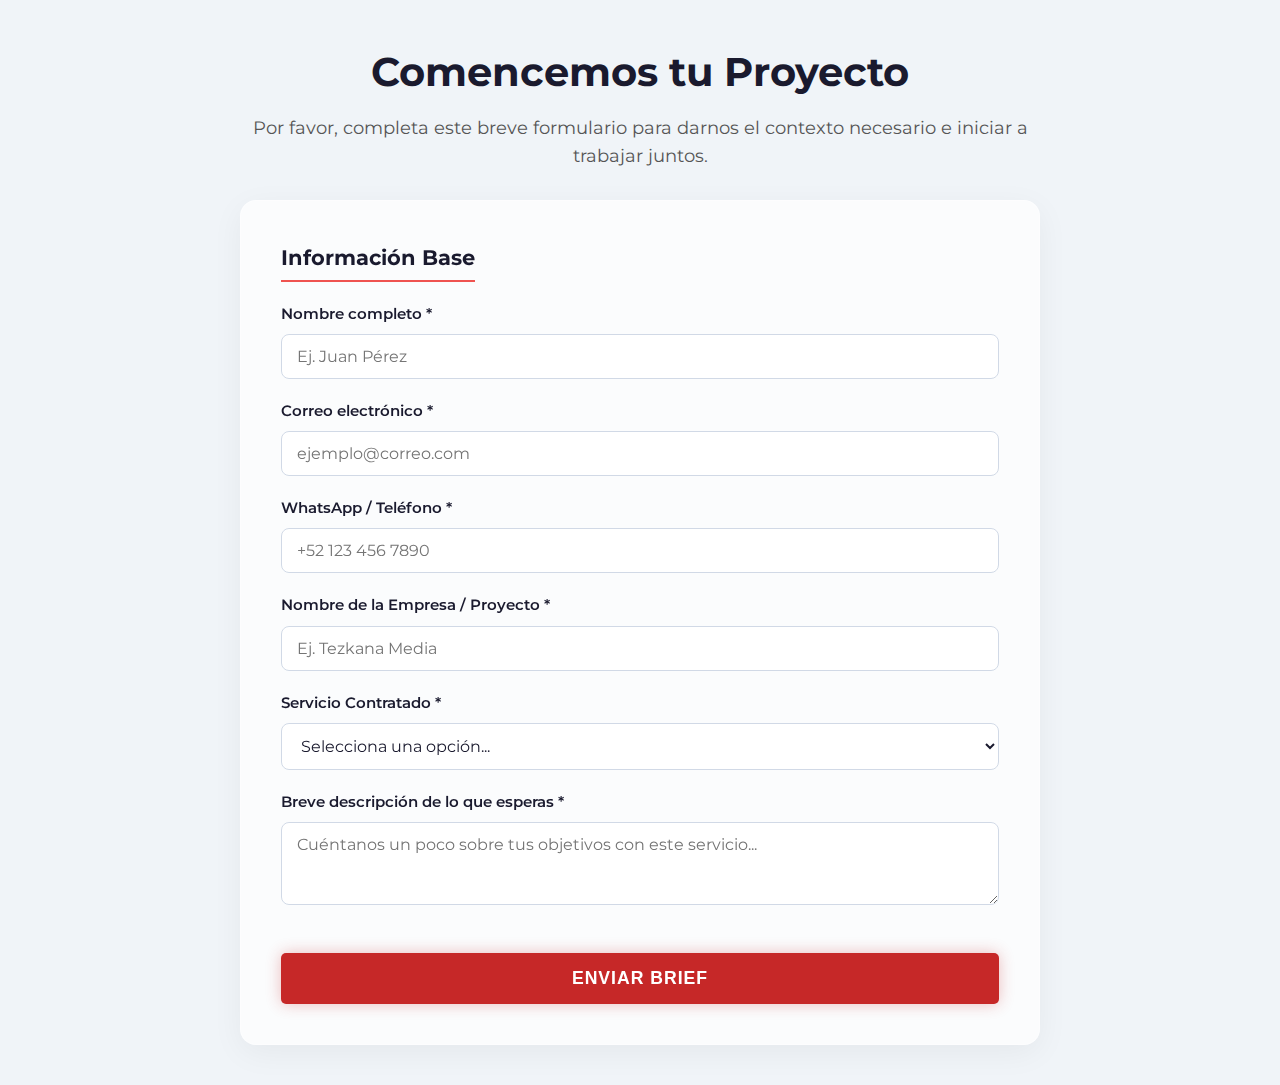
<file: brief.html>
<!DOCTYPE html>
<html lang="es">
<head>
    <meta charset="UTF-8">
    <meta name="viewport" content="width=device-width, initial-scale=1.0">
    <title>Brief Dinámico - Tezkana Media</title>
    <link href="https://fonts.googleapis.com/css2?family=Montserrat:wght@400;600;700&display=swap" rel="stylesheet">
    <style>
        :root {
            --primary: #C62828;
            --primary-light: #EF5350;
            --bg: #f0f4f8;
            --text: #1a1a2e;
            --glass: rgba(255, 255, 255, 0.7);
            --radius: 16px;
            --radius-sm: 8px;
        }

        * {
            box-sizing: border-box;
            margin: 0;
            padding: 0;
        }

        body {
            font-family: 'Montserrat', sans-serif;
            background-color: var(--bg);
            color: var(--text);
            line-height: 1.6;
            display: flex;
            justify-content: center;
            align-items: center;
            min-height: 100vh;
            padding: 40px 20px;
        }

        .brief-container {
            width: 100%;
            max-width: 800px;
        }

        .header-text {
            text-align: center;
            margin-bottom: 30px;
        }

        .header-text h1 {
            font-size: 2.5rem;
            margin-bottom: 10px;
            color: var(--text);
        }

        .header-text p {
            color: #555;
            font-size: 1.1rem;
        }

        /* Formulario Glassmorphism */
        .contact-form {
            background: var(--glass);
            backdrop-filter: blur(12px);
            -webkit-backdrop-filter: blur(12px);
            padding: 40px;
            border-radius: var(--radius);
            border: 1px solid rgba(255, 255, 255, 0.4);
            box-shadow: 0 8px 32px rgba(0, 0, 0, 0.05);
        }

        .form-section {
            margin-bottom: 30px;
        }

        .form-section h3 {
            margin-bottom: 20px;
            font-size: 1.3rem;
            border-bottom: 2px solid var(--primary-light);
            padding-bottom: 5px;
            display: inline-block;
        }

        .form-group {
            margin-bottom: 20px;
        }

        .form-group label {
            display: block;
            margin-bottom: 8px;
            font-weight: 600;
            color: var(--text);
            font-size: 0.95rem;
        }

        .form-group input,
        .form-group select,
        .form-group textarea {
            width: 100%;
            padding: 12px 15px;
            background: rgba(255, 255, 255, 0.9);
            border: 1px solid #d1d9e6;
            color: var(--text);
            border-radius: var(--radius-sm);
            font-family: inherit;
            font-size: 1rem;
            transition: all 0.3s ease;
        }

        .form-group input:focus,
        .form-group select:focus,
        .form-group textarea:focus {
            outline: none;
            border-color: var(--primary);
            box-shadow: 0 0 0 3px rgba(198, 40, 40, 0.1);
        }

        /* Secciones Dinámicas */
        .dynamic-section {
            display: none;
            opacity: 0;
            transition: opacity 0.5s ease;
            background: rgba(255, 255, 255, 0.5);
            padding: 20px;
            border-radius: var(--radius-sm);
            border-left: 4px solid var(--primary);
            margin-top: 20px;
        }

        .dynamic-section.active {
            display: block;
            animation: fadeIn 0.5s forwards;
        }

        @keyframes fadeIn {
            from { opacity: 0; transform: translateY(-10px); }
            to { opacity: 1; transform: translateY(0); }
        }

        /* Botón estilo .btn-main */
        .btn-main {
            background-color: var(--primary);
            color: white;
            padding: 15px 30px;
            min-height: 48px;
            font-size: 1.1rem;
            border-radius: 5px; /* Same as main index.html btn-main */
            font-weight: bold;
            text-transform: uppercase;
            box-shadow: 0 0 15px rgba(198, 40, 40, 0.3);
            border: none;
            cursor: pointer;
            transition: all 0.3s ease;
            width: 100%;
            margin-top: 10px;
            letter-spacing: 1px;
            animation: pulse 2s infinite;
        }

        .btn-main:hover {
            background-color: #b71c1c;
            transform: translateY(-2px);
            color: white;
        }
        
        @keyframes pulse {
            0%, 100% {
                box-shadow: 0 0 15px rgba(198, 40, 40, 0.3);
            }
            50% {
                box-shadow: 0 0 30px rgba(198, 40, 40, 0.6);
            }
        }

        .btn-main:disabled {
            background-color: #999;
            cursor: not-allowed;
            transform: none;
            box-shadow: none;
            animation: none;
        }

        /* Mensaje de éxito */
        #success-message {
            display: none;
            text-align: center;
            background: var(--glass);
            backdrop-filter: blur(12px);
            -webkit-backdrop-filter: blur(12px);
            padding: 50px 40px;
            border-radius: var(--radius);
            border: 1px solid rgba(255, 255, 255, 0.4);
            box-shadow: 0 8px 32px rgba(0, 0, 0, 0.05);
        }

        #success-message h2 {
            color: var(--primary);
            margin-bottom: 20px;
            font-size: 2rem;
        }

        #success-message p {
            font-size: 1.2rem;
            color: var(--text);
            line-height: 1.8;
        }

        /* Responsive */
        @media (max-width: 600px) {
            .contact-form {
                padding: 25px 20px;
            }
            .header-text h1 {
                font-size: 2rem;
            }
        }
    </style>
</head>
<body>

    <div class="brief-container">
        <div class="header-text" id="header-text">
            <h1>Comencemos tu Proyecto</h1>
            <p>Por favor, completa este breve formulario para darnos el contexto necesario e iniciar a trabajar juntos.</p>
        </div>

        <form id="brief-form" class="contact-form">
            <!-- 1. Información Base -->
            <div class="form-section">
                <h3>Información Base</h3>
                <div class="form-group">
                    <label for="nombre">Nombre completo *</label>
                    <input type="text" id="nombre" name="nombre" required placeholder="Ej. Juan Pérez">
                </div>
                
                <div class="form-group">
                    <label for="email">Correo electrónico *</label>
                    <input type="email" id="email" name="email" required placeholder="ejemplo@correo.com">
                </div>

                <div class="form-group">
                    <label for="telefono">WhatsApp / Teléfono *</label>
                    <input type="tel" id="telefono" name="telefono" required placeholder="+52 123 456 7890">
                </div>

                <div class="form-group">
                    <label for="empresa">Nombre de la Empresa / Proyecto *</label>
                    <input type="text" id="empresa" name="empresa" required placeholder="Ej. Tezkana Media">
                </div>

                <div class="form-group">
                    <label for="servicio">Servicio Contratado *</label>
                    <select id="servicio" name="servicio" required>
                        <option value="">Selecciona una opción...</option>
                        <option value="Manejo de Redes Sociales">Manejo de Redes Sociales</option>
                        <option value="Logo e Identidad Visual">Logo e Identidad Visual</option>
                        <option value="Diseño Web">Diseño Web</option>
                        <option value="Agentes IA">Agentes IA</option>
                        <option value="Automatizaciones">Automatizaciones</option>
                        <option value="Atención al Cliente">Atención al Cliente</option>
                        <option value="Campañas Publicitarias">Campañas Publicitarias</option>
                        <option value="Contenido Multimedia IA">Contenido Multimedia IA</option>
                    </select>
                </div>

                <div class="form-group">
                    <label for="expectativa">Breve descripción de lo que esperas *</label>
                    <textarea id="expectativa" name="expectativa" rows="3" required placeholder="Cuéntanos un poco sobre tus objetivos con este servicio..."></textarea>
                </div>
            </div>

            <!-- 2. Secciones Dinámicas -->
            <div id="dynamic-sections-container">
                
                <!-- Redes Sociales -->
                <div class="dynamic-section" id="sec-Manejo de Redes Sociales">
                    <h3>Detalles: Redes Sociales</h3>
                    <div class="form-group">
                        <label for="rs_cuentas">1. ¿Cuáles son tus cuentas actuales (links)?</label>
                        <textarea id="rs_cuentas" name="rs_cuentas" rows="2" placeholder="Ej. instagram.com/miempresa"></textarea>
                    </div>
                    <div class="form-group">
                        <label for="rs_cliente">2. ¿Quién es tu cliente ideal (edad, intereses)?</label>
                        <textarea id="rs_cliente" name="rs_cliente" rows="2" placeholder="Ej. Hombres y mujeres de 25 a 45 años, interesados en tecnología..."></textarea>
                    </div>
                </div>

                <!-- Logo e Identidad Visual -->
                <div class="dynamic-section" id="sec-Logo e Identidad Visual">
                    <h3>Detalles: Identidad Visual</h3>
                    <div class="form-group">
                        <label for="id_palabras">1. ¿Qué 3 palabras describen tu marca?</label>
                        <input type="text" id="id_palabras" name="id_palabras" placeholder="Ej. Moderna, Confiable, Dinámica">
                    </div>
                    <div class="form-group">
                        <label for="id_colores">2. ¿Tienes colores preferidos o referencias?</label>
                        <input type="text" id="id_colores" name="id_colores" placeholder="Ej. Azules oscuros y acentos en dorado.">
                    </div>
                </div>

                <!-- Diseño Web -->
                <div class="dynamic-section" id="sec-Diseño Web">
                    <h3>Detalles: Diseño Web</h3>
                    <div class="form-group">
                        <label for="dw_preferencia">1. ¿Prefieres que sea mas visual o mas texto?</label>
                        <input type="text" id="dw_preferencia" name="dw_preferencia" placeholder="Ej. Muy visual, con muchas imágenes.">
                    </div>
                    <div class="form-group">
                        <label for="dw_referencias">2. Menciona 2 páginas web que te gusten como referencia.</label>
                        <input type="text" id="dw_referencias" name="dw_referencias" placeholder="1. www.ejemplo1.com | 2. www.ejemplo2.com">
                    </div>
                </div>

                <!-- Agentes IA -->
                <div class="dynamic-section" id="sec-Agentes IA">
                    <h3>Detalles: Agentes IA</h3>
                    <div class="form-group">
                        <label for="ia_preguntas">1. ¿Cuáles son las 3 preguntas más frecuentes de tus clientes?</label>
                        <textarea id="ia_preguntas" name="ia_preguntas" rows="3" placeholder="1. ¿Cuál es el precio? 2. ¿Tienen envíos? 3. ¿Horarios?"></textarea>
                    </div>
                    <div class="form-group">
                        <label for="ia_plataforma">2. ¿En qué plataforma principal lo usarás (WhatsApp, Web, FB)?</label>
                        <input type="text" id="ia_plataforma" name="ia_plataforma" placeholder="Ej. Principalmente en WhatsApp.">
                    </div>
                </div>

                <!-- Automatizaciones -->
                <div class="dynamic-section" id="sec-Automatizaciones">
                    <h3>Detalles: Automatizaciones</h3>
                    <div class="form-group">
                        <label for="aut_tarea">1. ¿Qué tarea repetitiva te quita más tiempo?</label>
                        <textarea id="aut_tarea" name="aut_tarea" rows="2" placeholder="Ej. Pasar los contactos de los correos a mi excel."></textarea>
                    </div>
                    <div class="form-group">
                        <label for="aut_herramientas">2. ¿Qué herramientas usas (Google Calendar, Excel, CRM)?</label>
                        <input type="text" id="aut_herramientas" name="aut_herramientas" placeholder="Ej. Google Sheets, Gmail y Trello.">
                    </div>
                </div>

                <!-- Atención al Cliente -->
                <div class="dynamic-section" id="sec-Atención al Cliente">
                    <h3>Detalles: Atención al Cliente</h3>
                    <div class="form-group">
                        <label for="ac_personas">1. ¿Cuántas personas responden mensajes en tu equipo?</label>
                        <input type="text" id="ac_personas" name="ac_personas" placeholder="Ej. 2 personas en diferentes turnos.">
                    </div>
                    <div class="form-group">
                        <label for="ac_canal">2. ¿Por qué canal recibes más volumen de consultas?</label>
                        <input type="text" id="ac_canal" name="ac_canal" placeholder="Ej. Instagram Direct.">
                    </div>
                </div>

                <!-- Campañas Publicitarias -->
                <div class="dynamic-section" id="sec-Campañas Publicitarias">
                    <h3>Detalles: Campañas Publicitarias</h3>
                    <div class="form-group">
                        <label for="cp_objetivo">1. ¿Cuál es tu objetivo (mensajes, base de datos, ventas)?</label>
                        <input type="text" id="cp_objetivo" name="cp_objetivo" placeholder="Ej. Conseguir más mensajes de prospectos.">
                    </div>
                    <div class="form-group">
                        <label for="cp_material">2. ¿Cuentas con fotos/videos de tus productos?</label>
                        <input type="text" id="cp_material" name="cp_material" placeholder="Ej. Sí, tengo fotos profesionales de mis productos.">
                    </div>
                </div>

                <!-- Contenido Multimedia IA -->
                <div class="dynamic-section" id="sec-Contenido Multimedia IA">
                    <h3>Detalles: Contenido Multimedia IA</h3>
                    <div class="form-group">
                        <label for="cm_estilo">1. ¿Qué estilo visual buscas (realista, 3D, modelo digital)?</label>
                        <input type="text" id="cm_estilo" name="cm_estilo" placeholder="Ej. Imágenes muy realistas estilo fotografía de producto.">
                    </div>
                    <div class="form-group">
                        <label for="cm_elementos">2. Describe los elementos clave que deben aparecer.</label>
                        <textarea id="cm_elementos" name="cm_elementos" rows="3" placeholder="Ej. Una botella de perfume en un fondo de naturaleza con agua salpicando."></textarea>
                    </div>
                </div>

            </div>

            <button type="submit" id="submit-btn" class="btn-main">Enviar Brief</button>
        </form>

        <!-- 3. Mensaje Elegante de Éxito -->
        <div id="success-message">
            <h2>¡Gracias!</h2>
            <p>Hemos recibido tu información. Nuestro equipo comenzará a trabajar en tu proyecto, y nos comunicaremos cuando tengamos el primer avance.</p>
        </div>

    </div>

    <script>
        document.addEventListener("DOMContentLoaded", () => {
            const servicioSelect = document.getElementById("servicio");
            const dynamicSections = document.querySelectorAll(".dynamic-section");
            const form = document.getElementById("brief-form");
            const submitBtn = document.getElementById("submit-btn");
            const successMessage = document.getElementById("success-message");
            const headerText = document.getElementById("header-text");

            // Lógica para mostrar la sección dinámica correspondiente
            servicioSelect.addEventListener("change", (e) => {
                const selectedService = e.target.value;
                
                // Ocultar todas las secciones
                dynamicSections.forEach(section => {
                    section.classList.remove("active");
                    const inputs = section.querySelectorAll("input, textarea");
                    inputs.forEach(input => {
                        input.required = false;
                    });
                });

                // Mostrar la sección seleccionada si existe
                if (selectedService) {
                    const activeSection = document.getElementById(`sec-${selectedService}`);
                    if (activeSection) {
                        activeSection.classList.add("active");
                        // Hacer obligatorios los campos de la sección visible
                        const inputs = activeSection.querySelectorAll("input, textarea");
                        inputs.forEach(input => {
                            input.required = true;
                        });
                    }
                }
            });

            // Lógica de Envío
            form.addEventListener("submit", async (e) => {
                e.preventDefault();

                // Cambiar el estilo del botón
                submitBtn.textContent = "Enviando...";
                submitBtn.disabled = true;

                // Construir el objeto JSON
                const formData = new FormData(form);
                const data = {
                    base_info: {
                        nombre: formData.get("nombre"),
                        email: formData.get("email"),
                        telefono: formData.get("telefono"),
                        empresa: formData.get("empresa"),
                        servicio: formData.get("servicio"),
                        expectativa: formData.get("expectativa")
                    },
                    dynamic_info: {}
                };

                // Extraer datos de la sección visible únicamente
                const selectedService = data.base_info.servicio;
                if (selectedService) {
                    const activeSection = document.getElementById(`sec-${selectedService}`);
                    if (activeSection) {
                        const inputs = activeSection.querySelectorAll("input, textarea");
                        inputs.forEach(input => {
                            data.dynamic_info[input.name] = formData.get(input.name);
                        });
                    }
                }

                try {
                    const webhookUrl = "https://tu-webhook-url.com/n8n"; 
                    
                    // Se envía la petición fetch. Se utiliza no-cors o se maneja el error ya que el webhook puede fallar
                    // Al ser un Webhook genérico que podría no regresar un endpoint válido, lo envolvemos de forma segura
                    try {
                        await fetch(webhookUrl, {
                            method: "POST",
                            headers: {
                                "Content-Type": "application/json"
                            },
                            body: JSON.stringify(data)
                        });
                    } catch(err) {
                        console.log("Fetch advirtió un error (posiblemente CORS o URL falsa), continuando con la visual de éxito.");
                    }

                    // Ocultar formulario y mostrar mensaje de éxito
                    form.style.display = "none";
                    headerText.style.display = "none";
                    successMessage.style.display = "block";

                } catch (error) {
                    console.error("Error al enviar el formulario:", error);
                    alert("Hubo un error interno. Por favor, intenta de nuevo.");
                    submitBtn.textContent = "Enviar Brief";
                    submitBtn.disabled = false;
                }
            });
        });
    </script>
</body>
</html>
</file>
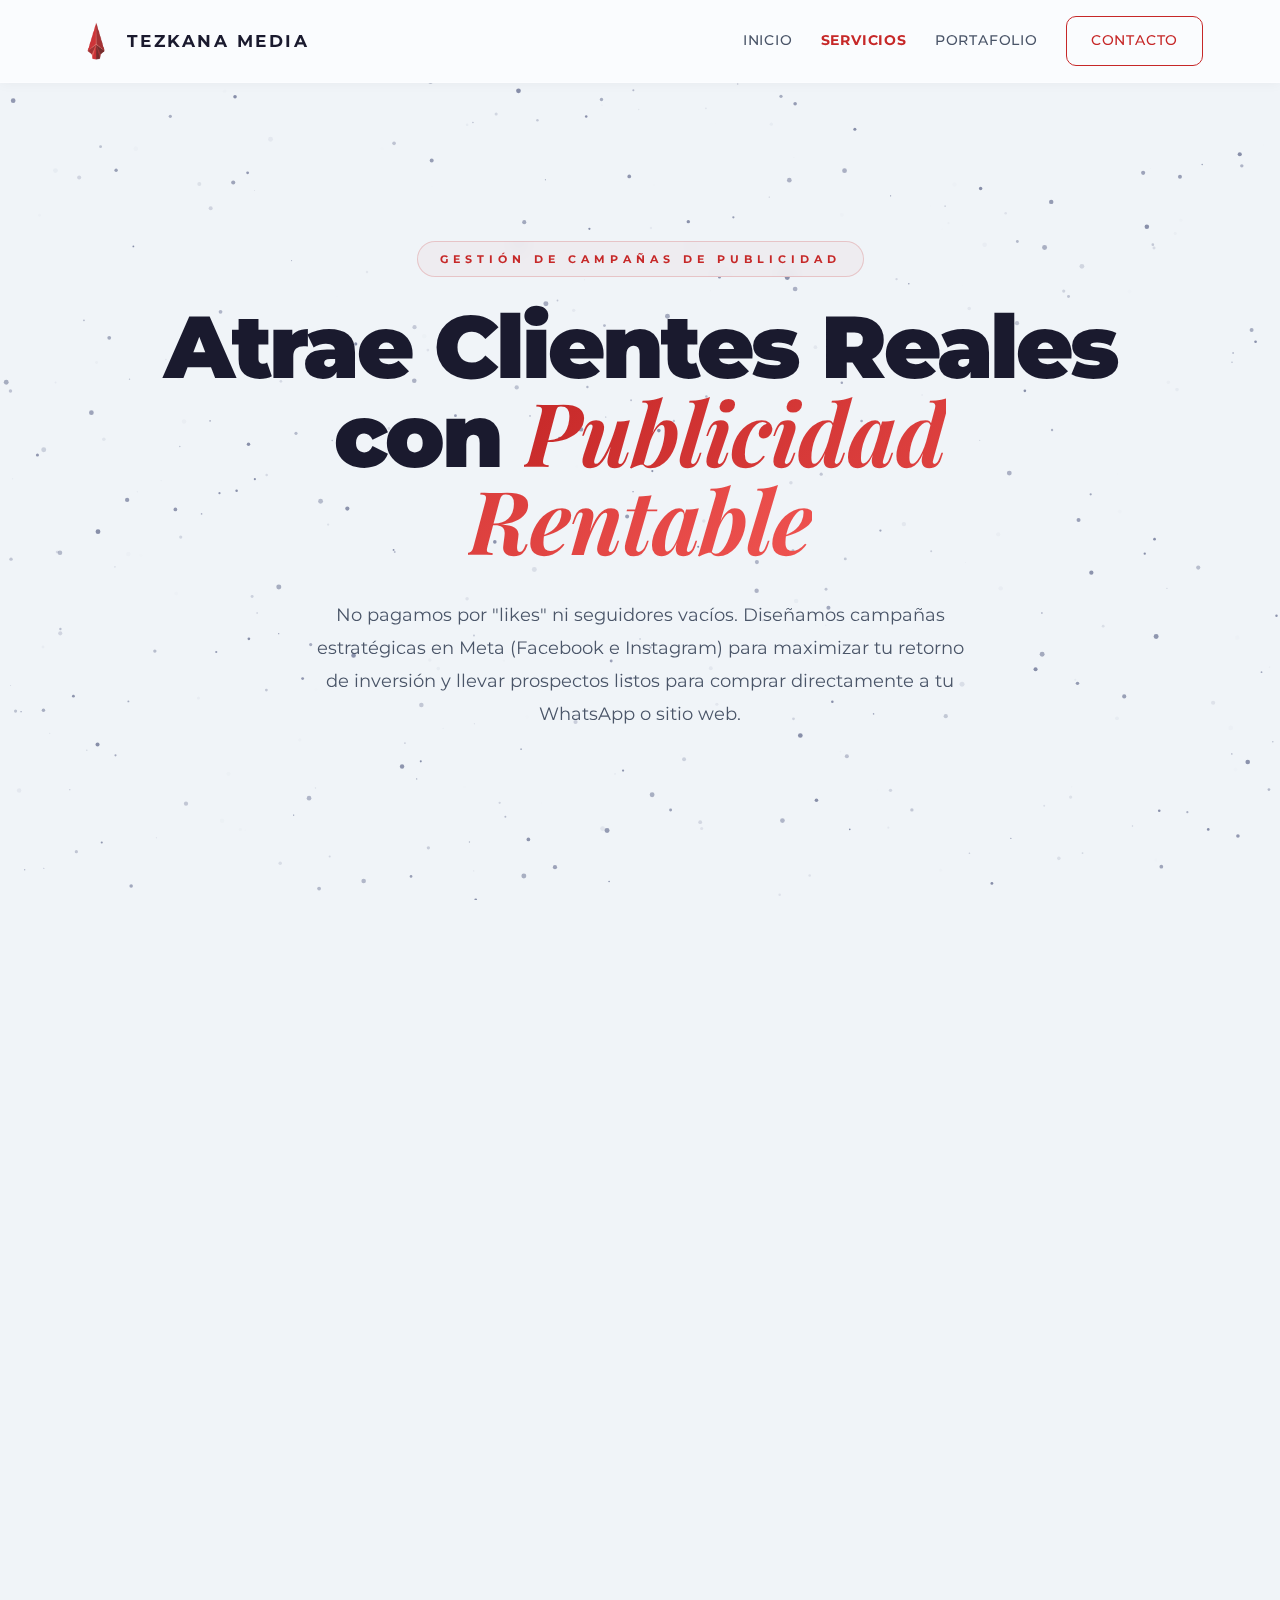
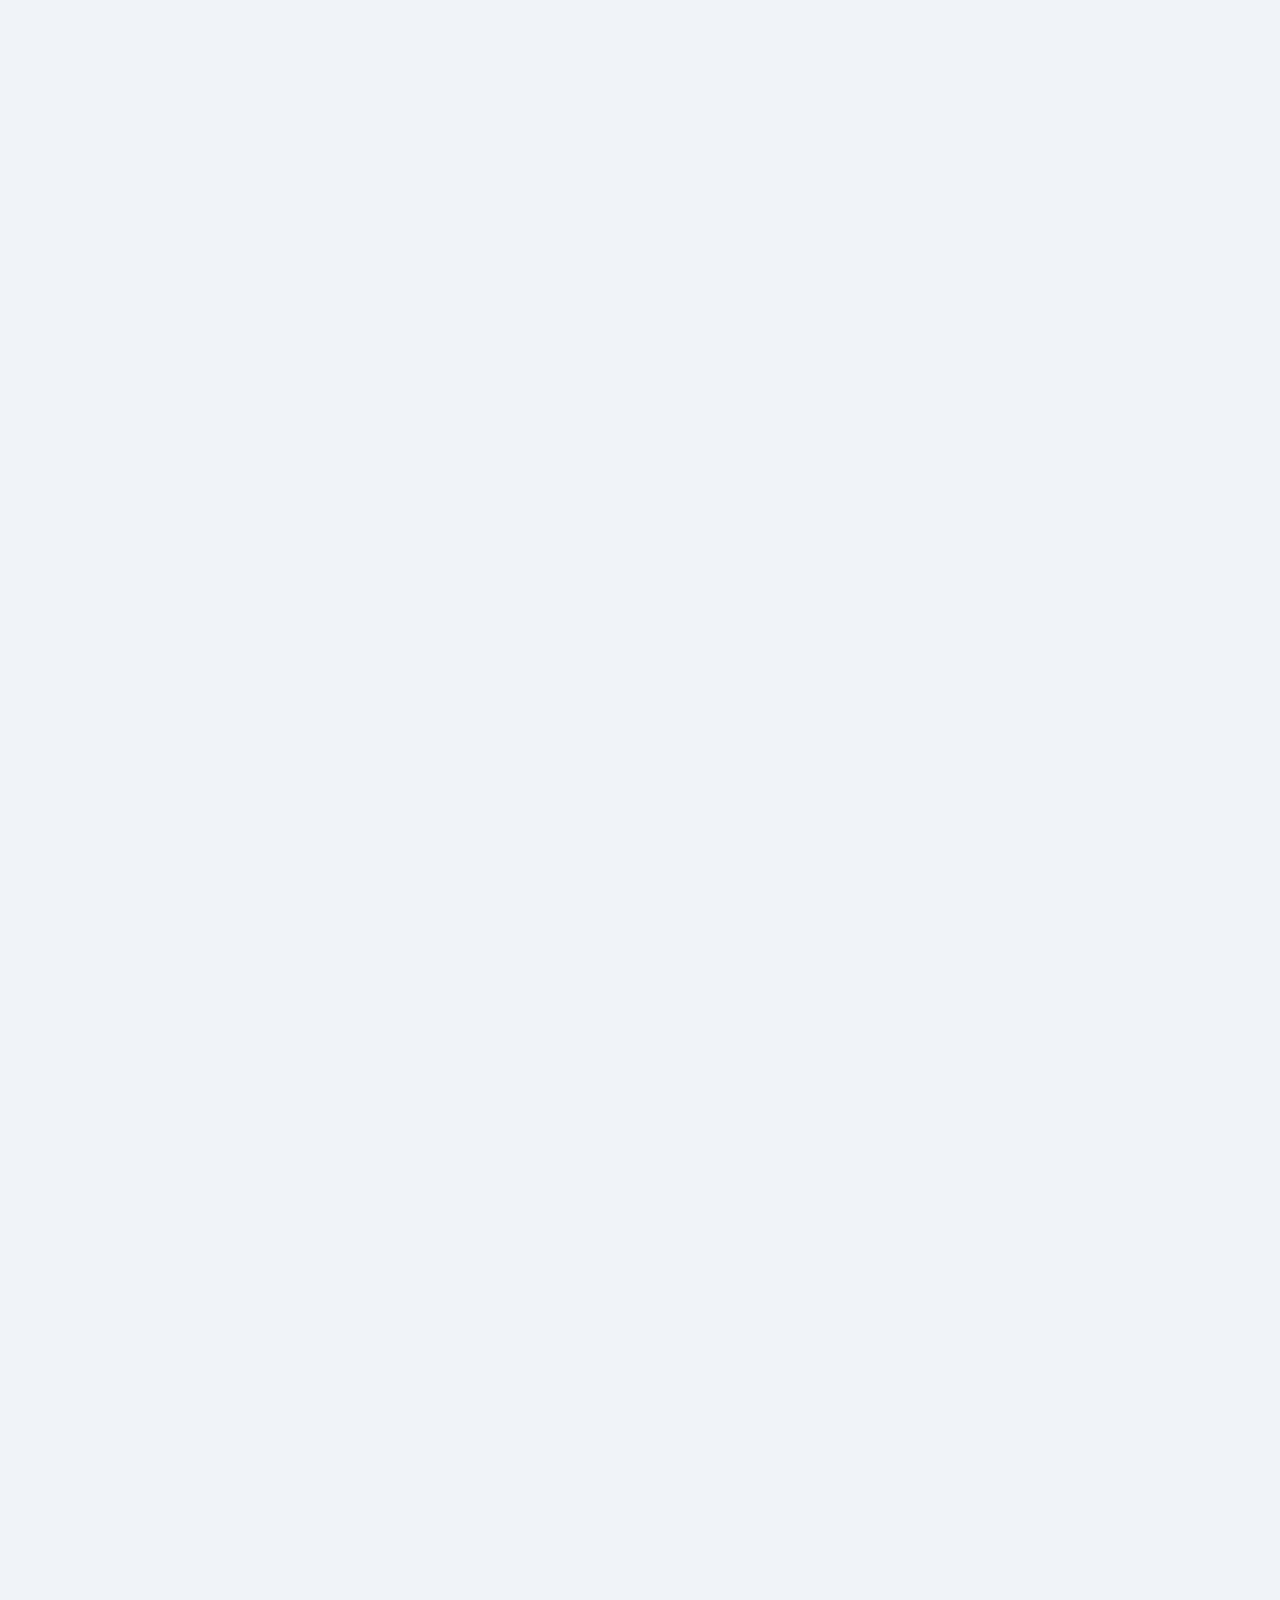
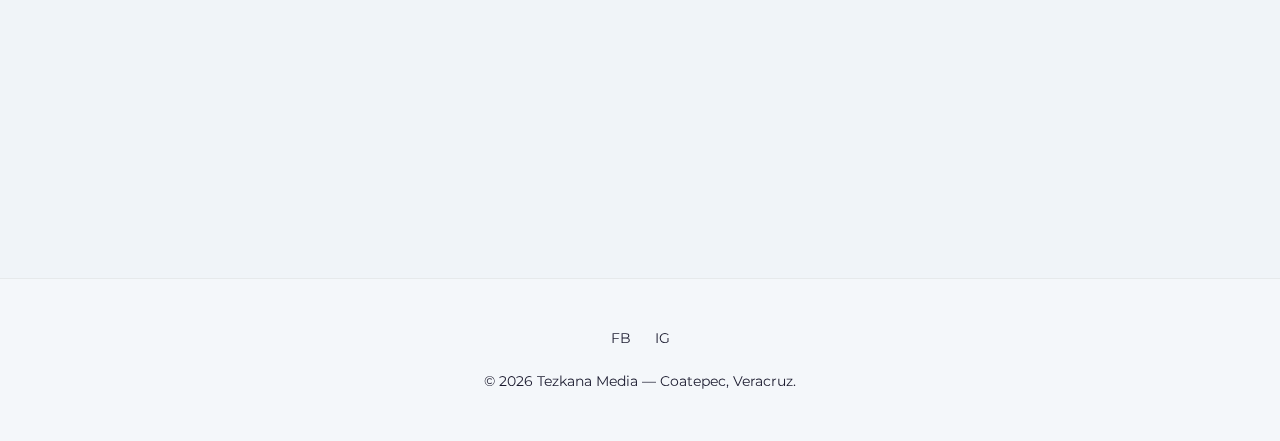
<file: campanas-publicidad.html>
<!DOCTYPE html>
<html lang="es">

<head>
    <meta charset="UTF-8">
    <meta name="viewport" content="width=device-width, initial-scale=1.0">
    <title>Gestión de Campañas de Publicidad | Tezkana Media</title>

    <meta name="description"
        content="Atrae clientes potenciales todos los días. Campañas de publicidad rentables en Meta Ads para negocios locales, captación de leads y tiendas en línea.">
    <meta name="keywords" content="publicidad digital, campañas en redes, facebook ads, meta ads, captación de leads, agencia digital, Veracruz, Xalapa, Coatepec">
    <meta name="author" content="Tezkana Media">
    <link rel="canonical" href="https://tezkana.com/campanas-publicidad.html">

    <meta property="og:type" content="website">
    <meta property="og:url" content="https://tezkana.com/campanas-publicidad.html">
    <meta property="og:title" content="Gestión de Campañas de Publicidad | Tezkana Media">
    <meta property="og:description"
        content="No pagues por likes, invierte en ventas. Maximizamos el retorno de tu inversión publicitaria con estrategias probadas.">
    <meta property="og:image" content="https://tezkana.com/logo.png">

    <link rel="icon" type="image/png" href="favicon.png">

    <link rel="preconnect" href="https://fonts.googleapis.com">
    <link rel="preconnect" href="https://fonts.gstatic.com" crossorigin>
    <link
        href="https://fonts.googleapis.com/css2?family=Montserrat:wght@300;400;500;600;700;800;900&family=Playfair+Display:ital,wght@0,400;0,700;1,400;1,700&family=Fira+Code:wght@400&family=Orbitron:wght@500&display=swap"
        rel="stylesheet">

    <style>
        /* ========================================
           PREMIUM DESIGN SYSTEM — VANGUARD EDITION
           ======================================== */

        :root {
            --primary: #C62828;
            --primary-light: #EF5350;
            --primary-dark: #8E0000;
            --accent: #FF6F00;
            --bg: #f0f4f8;
            --glass: rgba(255, 255, 255, 0.55);
            --glass-hover: rgba(255, 255, 255, 0.78);
            --glass-border: rgba(255, 255, 255, 0.35);
            --glass-border-hover: rgba(211, 47, 47, 0.4);
            --text: #1a1a2e;
            --text-muted: #4a5568;
            --text-light: #718096;
            --shadow-sm: 0 4px 16px rgba(0, 0, 0, 0.04);
            --shadow-md: 0 8px 40px rgba(0, 0, 0, 0.07);
            --shadow-lg: 0 20px 60px rgba(0, 0, 0, 0.12);
            --shadow-xl: 0 32px 80px rgba(0, 0, 0, 0.16);
            --shadow-glow: 0 0 30px rgba(198, 40, 40, 0.2);
            --shadow-glow-intense: 0 0 50px rgba(198, 40, 40, 0.3), 0 0 100px rgba(198, 40, 40, 0.1);
            --radius: 20px;
            --radius-sm: 10px;
            --radius-lg: 28px;
            --transition: 0.4s cubic-bezier(0.4, 0, 0.2, 1);
            --transition-slow: 0.6s cubic-bezier(0.4, 0, 0.2, 1);
        }

        * { box-sizing: border-box; margin: 0; padding: 0; }
        html { scroll-behavior: smooth; overflow-x: hidden; }
        body { font-family: 'Montserrat', sans-serif; background-color: var(--bg); color: var(--text); line-height: 1.7; overflow-x: hidden; -webkit-font-smoothing: antialiased; }
        a { text-decoration: none; color: var(--text); transition: var(--transition); }
        ul { list-style: none; }

        /* ===== CANVAS ===== */
        #nebula-bg { position: fixed; top: 0; left: 0; width: 100%; height: 100%; z-index: -1; pointer-events: none; }

        /* ===== NAVBAR ===== */
        nav { display: flex; justify-content: space-between; align-items: center; padding: 16px 6%; background: rgba(255, 255, 255, 0.72); backdrop-filter: blur(20px) saturate(180%); -webkit-backdrop-filter: blur(20px) saturate(180%); position: sticky; top: 0; z-index: 1000; border-bottom: 1px solid rgba(255, 255, 255, 0.4); box-shadow: 0 1px 12px rgba(0, 0, 0, 0.04); }
        .logo { display: flex; align-items: center; gap: 12px; }
        .logo img { height: 38px; }
        .logo span { font-weight: 700; font-size: 1.05rem; letter-spacing: 2.5px; text-transform: uppercase; }
        .nav-links { display: flex; align-items: center; gap: 28px; }
        .nav-links a { font-size: 0.88rem; font-weight: 500; letter-spacing: 0.8px; text-transform: uppercase; color: var(--text-muted); position: relative; }
        .nav-links a:not(.btn-nav)::after { content: ''; position: absolute; bottom: -4px; left: 0; width: 0; height: 2px; background: var(--primary); transition: width var(--transition); }
        .nav-links a:not(.btn-nav):hover::after { width: 100%; }
        .nav-links a:hover { color: var(--text); }
        .nav-links a.active-link { color: var(--primary); font-weight: 700; }
        .btn-nav { border: 1.5px solid var(--primary); padding: 12px 24px; min-height: 44px; border-radius: var(--radius-sm); color: var(--primary) !important; font-weight: 600; }
        .btn-nav:hover { background: var(--primary); color: #fff !important; transform: translateY(-1px); box-shadow: var(--shadow-glow); }
        .menu-toggle { display: none; background: none; border: none; cursor: pointer; padding: 10px; z-index: 1001; }
        .hamburger { display: block; width: 24px; height: 2px; background-color: var(--text); position: relative; transition: var(--transition); }
        .hamburger::before, .hamburger::after { content: ''; position: absolute; width: 24px; height: 2px; background-color: var(--text); transition: var(--transition); }
        .hamburger::before { top: -7px; } .hamburger::after { top: 7px; }
        .menu-toggle.active .hamburger { background-color: transparent; }
        .menu-toggle.active .hamburger::before { transform: rotate(45deg); top: 0; }
        .menu-toggle.active .hamburger::after { transform: rotate(-45deg); top: 0; }

        /* ===== SECTIONS ===== */
        section { padding: 100px 6%; max-width: 1200px; margin: 0 auto; }
        .section-label { display: block; font-size: 0.72rem; font-weight: 700; letter-spacing: 4px; text-transform: uppercase; color: var(--primary); margin-bottom: 12px; text-align: center; }
        h2 { font-size: 2.6rem; font-weight: 800; margin-bottom: 16px; text-align: center; letter-spacing: -0.5px; line-height: 1.2; }
        h2 span { background: linear-gradient(135deg, var(--primary), var(--primary-light)); -webkit-background-clip: text; -webkit-text-fill-color: transparent; }
        .section-subtitle { text-align: center; color: var(--text-muted); font-size: 1.05rem; max-width: 600px; margin: 0 auto 60px; font-weight: 400; line-height: 1.7; }

        /* ===== HERO ===== */
        .hero { min-height: 85vh; display: flex; flex-direction: column; justify-content: center; align-items: center; text-align: center; padding: 140px 6% 100px; position: relative; overflow: hidden; }
        .hero-header { max-width: 960px; }
        .hero-label { display: inline-block; font-size: 0.68rem; font-weight: 700; letter-spacing: 5px; text-transform: uppercase; color: var(--primary); margin-bottom: 28px; padding: 8px 22px; border: 1px solid rgba(198, 40, 40, 0.2); border-radius: 50px; background: rgba(198, 40, 40, 0.04); backdrop-filter: blur(8px); }
        .hero h1 { font-size: clamp(3.2rem, 7vw, 5.5rem); font-weight: 900; line-height: 0.95; margin-bottom: 32px; letter-spacing: -3px; }
        .hero h1 em { font-family: 'Playfair Display', serif; font-style: italic; font-weight: 700; background: linear-gradient(135deg, var(--primary), var(--primary-light)); -webkit-background-clip: text; -webkit-text-fill-color: transparent; letter-spacing: -1px; }
        .hero p { font-size: 1.15rem; color: var(--text-muted); margin: 0 auto; max-width: 650px; line-height: 1.8; }

        /* ===== BUTTONS ===== */
        .btn-main { display: inline-block; background: linear-gradient(135deg, var(--primary), var(--primary-light)); color: #fff; padding: 16px 36px; min-height: 48px; font-size: 0.9rem; border-radius: var(--radius-sm); font-weight: 700; text-transform: uppercase; letter-spacing: 1px; border: none; cursor: pointer; transition: var(--transition); box-shadow: 0 4px 20px rgba(198, 40, 40, 0.3); position: relative; overflow: hidden; }
        .btn-main::before { content: ''; position: absolute; top: 0; left: -100%; width: 100%; height: 100%; background: linear-gradient(90deg, transparent, rgba(255, 255, 255, 0.25), transparent); transition: left 0.6s ease; }
        .btn-main:hover::before { left: 100%; }
        .btn-main:hover { transform: translateY(-3px) scale(1.02); box-shadow: 0 12px 36px rgba(198, 40, 40, 0.4); color: #fff; }
        .btn-outline { display: inline-block; border: 1.5px solid var(--primary); padding: 14px 28px; border-radius: var(--radius-sm); color: var(--primary); font-weight: 700; font-size: 0.85rem; text-transform: uppercase; letter-spacing: 0.8px; transition: var(--transition); background: transparent; }
        .btn-outline:hover { background: var(--primary); color: #fff; transform: translateY(-2px); box-shadow: var(--shadow-glow); }

        /* ===== BENTO BOX ===== */
        .bento-section { padding: 100px 6%; max-width: 1280px; margin: 0 auto; }
        .bento-grid { display: grid; grid-template-columns: 1fr 1.6fr; gap: 20px; max-width: 1200px; margin: 0 auto; }
        
        .bento-card { background: var(--glass); backdrop-filter: blur(18px) saturate(160%); -webkit-backdrop-filter: blur(18px) saturate(160%); border: 1px solid var(--glass-border); border-radius: var(--radius-lg); transition: var(--transition); box-shadow: var(--shadow-md); position: relative; overflow: hidden; }
        .bento-card::before { content: ''; position: absolute; inset: 0; border-radius: var(--radius-lg); border: 1px solid transparent; background: linear-gradient(135deg, rgba(255, 255, 255, 0.1), rgba(198, 40, 40, 0)) border-box; -webkit-mask: linear-gradient(#fff 0 0) padding-box, linear-gradient(#fff 0 0); -webkit-mask-composite: xor; mask-composite: exclude; pointer-events: none; opacity: 0; transition: opacity var(--transition-slow); }
        .bento-card:hover::before { opacity: 1; }
        .bento-card:hover { border-color: var(--glass-border-hover); box-shadow: var(--shadow-xl), var(--shadow-glow); transform: translateY(-4px); }

        /* Compact cards */
        .bento-compact { padding: 36px 32px; display: flex; flex-direction: column; }
        .bento-compact .card-tier { font-size: 0.68rem; font-weight: 700; letter-spacing: 3px; text-transform: uppercase; color: var(--text-light); margin-bottom: 8px; }
        .bento-compact .card-title { font-size: 1.4rem; font-weight: 800; margin-bottom: 4px; letter-spacing: -0.3px; }
        .bento-compact .card-price { font-size: 2rem; font-weight: 900; color: var(--primary); letter-spacing: -1px; margin-bottom: 4px; line-height: 1.1; }
        .bento-compact .card-freq { font-size: 0.78rem; color: var(--text-light); margin-bottom: 20px; }
        .bento-compact .card-features { margin-bottom: 24px; flex-grow: 1; max-height: 0; overflow: hidden; transition: max-height var(--transition-slow), margin var(--transition-slow); margin-bottom: 0; }
        .bento-compact:hover .card-features { max-height: 400px; margin-bottom: 24px; }
        .bento-compact .card-features li { font-size: 0.85rem; color: var(--text-muted); padding: 6px 0; display: flex; align-items: center; gap: 10px; border-bottom: 1px solid rgba(0, 0, 0, 0.04); }
        .bento-compact .card-features li::before { content: '✓'; color: var(--primary); font-weight: 700; font-size: 0.8rem; flex-shrink: 0; }
        .bento-compact .card-features li:last-child { border-bottom: none; }
        .bento-compact .card-cta { margin-top: auto; }
        .bento-compact .expand-hint { font-size: 0.72rem; color: var(--text-light); text-align: center; margin-bottom: 16px; transition: opacity var(--transition); letter-spacing: 0.5px; }
        .bento-compact:hover .expand-hint { opacity: 0; }

        /* Hero card */
        .bento-hero-card { grid-row: 1 / 3; grid-column: 2; padding: 0; display: flex; flex-direction: column; background: linear-gradient(160deg, rgba(255, 255, 255, 0.65), rgba(255, 255, 255, 0.45)); border: 1px solid rgba(198, 40, 40, 0.15); }
        .bento-hero-card:hover { border-color: rgba(198, 40, 40, 0.35); box-shadow: var(--shadow-xl), var(--shadow-glow-intense); }
        .bento-hero-top { padding: 48px 44px 36px; position: relative; }
        .bento-hero-badge { display: inline-flex; align-items: center; gap: 6px; background: linear-gradient(135deg, var(--primary), var(--primary-light)); color: #fff; font-size: 0.62rem; font-weight: 800; letter-spacing: 2.5px; text-transform: uppercase; padding: 6px 16px; border-radius: 50px; margin-bottom: 20px; }
        .bento-hero-top .card-tier { font-size: 0.72rem; font-weight: 700; letter-spacing: 3px; text-transform: uppercase; color: var(--text-light); margin-bottom: 8px; }
        .bento-hero-top .card-title { font-size: 2rem; font-weight: 900; letter-spacing: -0.5px; margin-bottom: 4px; }
        .bento-hero-pricing { display: flex; align-items: baseline; gap: 8px; margin-bottom: 8px; }
        .bento-hero-pricing .card-price { font-size: 3rem; font-weight: 900; color: var(--primary); letter-spacing: -2px; line-height: 1; }
        .bento-hero-pricing .card-freq { font-size: 0.85rem; color: var(--text-light); }
        .bento-hero-desc { font-size: 0.95rem; color: var(--text-muted); line-height: 1.6; font-style: italic; margin-top: 4px; }
        .bento-hero-bottom { padding: 0 44px 44px; display: flex; gap: 36px; flex-grow: 1; }
        .bento-hero-features { flex: 1; }
        .bento-hero-features .features-label { font-size: 0.68rem; font-weight: 700; letter-spacing: 2px; text-transform: uppercase; color: var(--text-light); margin-bottom: 16px; padding-bottom: 8px; border-bottom: 1px solid rgba(0, 0, 0, 0.06); }
        .bento-hero-features ul li { font-size: 0.9rem; color: var(--text-muted); padding: 8px 0; display: flex; align-items: center; gap: 10px; transition: var(--transition); }
        .bento-hero-features ul li::before { content: '✓'; color: var(--primary); font-weight: 700; font-size: 0.85rem; flex-shrink: 0; width: 20px; height: 20px; display: flex; align-items: center; justify-content: center; background: rgba(198, 40, 40, 0.06); border-radius: 50%; }
        .bento-hero-card:hover .bento-hero-features ul li { transform: translateX(4px); }
        .bento-hero-divider { width: 1px; background: linear-gradient(to bottom, transparent, rgba(0, 0, 0, 0.08), transparent); }
        .bento-hero-action { display: flex; flex-direction: column; justify-content: space-between; min-width: 200px; }
        .bento-hero-action .action-highlight { font-size: 0.85rem; color: var(--text-muted); line-height: 1.6; margin-bottom: 24px; }
        .bento-hero-action .action-highlight strong { color: var(--primary); }
        .bento-hero-action .btn-main { width: 100%; text-align: center; padding: 18px 32px; font-size: 0.95rem; }
        .bento-hero-action .guarantee { font-size: 0.72rem; color: var(--text-light); text-align: center; margin-top: 12px; letter-spacing: 0.3px; }

        /* ===== CONTACT & CTA ===== */
        .cta-banner { text-align: center; max-width: 700px; margin: 0 auto; }
        .cta-banner h2 { font-size: 2.2rem; margin-bottom: 16px; }
        .btn-whatsapp { display: inline-flex; align-items: center; gap: 8px; background: linear-gradient(135deg, #25D366, #128C7E); color: #fff; padding: 16px 28px; border-radius: var(--radius-sm); font-weight: 700; transition: var(--transition); box-shadow: 0 4px 16px rgba(37, 211, 102, 0.25); }
        .btn-whatsapp:hover { transform: translateY(-2px); box-shadow: 0 8px 24px rgba(37, 211, 102, 0.35); color: #fff; }
        .contact-container { display: flex; flex-wrap: wrap; gap: 40px; justify-content: center; }
        .contact-form { flex: 1; width: 100%; background: var(--glass); padding: 44px; border-radius: var(--radius-lg); border: 1px solid var(--glass-border); box-shadow: var(--shadow-md); }
        .form-group { margin-bottom: 24px; }
        .form-group label { display: block; margin-bottom: 6px; font-weight: 600; font-size: 0.85rem; }
        .form-group input, .form-group select { width: 100%; padding: 14px 18px; border: 1.5px solid rgba(0, 0, 0, 0.06); border-radius: var(--radius-sm); font-family: inherit; transition: var(--transition); }
        .form-group input:focus, .form-group select:focus { outline: none; border-color: var(--primary); }
        .contact-info { flex: 1; display: flex; flex-direction: column; justify-content: center; padding: 20px 0; }
        .contact-info h3 { font-family: 'Playfair Display', serif; font-size: 1.8rem; margin-bottom: 12px; }
        
        /* ===== FOOTER ===== */
        footer { text-align: center; padding: 48px 6%; border-top: 1px solid rgba(0,0,0,0.06); font-size: 0.85rem; background: rgba(255,255,255,0.3); }
        .footer-social { display: flex; justify-content: center; gap: 24px; margin-bottom: 20px; }
        .footer-social a:hover { transform: scale(1.2) translateY(-2px); }

        /* ===== ANIMATIONS ===== */
        .reveal { opacity: 0; transform: translateY(32px); transition: all 0.7s cubic-bezier(0.4, 0, 0.2, 1); }
        .reveal.visible { opacity: 1; transform: translateY(0); }
        .reveal-delay-1 { transition-delay: 0.1s; } .reveal-delay-2 { transition-delay: 0.2s; } .reveal-delay-3 { transition-delay: 0.3s; }

        /* ===== RESPONSIVE ===== */
        @media (max-width: 1024px) {
            .bento-grid { grid-template-columns: 1fr 1fr; }
            .bento-hero-card { grid-column: 1 / -1; grid-row: auto; }
        }
        @media (max-width: 768px) {
            .nav-links { position: fixed; top: 0; right: -100%; width: 75%; height: 100vh; background: rgba(255,255,255,0.97); flex-direction: column; justify-content: center; transition: right 0.35s; }
            .nav-links.active { right: 0; }
            .menu-toggle { display: block; }
            .bento-grid { grid-template-columns: 1fr; }
            .bento-hero-bottom { flex-direction: column; }
            .bento-hero-divider { width: 100%; height: 1px; }
            .contact-container { flex-direction: column; }
            .bento-compact .expand-hint { display: none; }
            .bento-compact .card-features { max-height: none; margin-bottom: 24px; }
        }
        @media (max-width: 480px) {
            .hero h1 { font-size: 2.2rem; }
            section { padding: 56px 4%; }
        }
    </style>
</head>

<body>

    <canvas id="nebula-bg"></canvas>

    <nav>
        <a href="index.html" class="logo">
            <img src="logo-new.png" alt="Tezkana Logo">
            <span>TEZKANA MEDIA</span>
        </a>

        <button class="menu-toggle" aria-label="Abrir menú de navegación">
            <span class="hamburger"></span>
        </button>

        <div class="nav-links">
            <a href="index.html">Inicio</a>
            <a href="index.html#servicios" class="active-link">Servicios</a>
            <a href="index.html#portafolio">Portafolio</a>
            <a href="#contacto" class="btn-nav">Contacto</a>
        </div>
    </nav>

    <header class="hero">
        <div class="hero-header reveal">
            <span class="hero-label">Gestión de Campañas de Publicidad</span>
            <h1>Atrae Clientes Reales<br>con <em>Publicidad Rentable</em></h1>
            <p>No pagamos por "likes" ni seguidores vacíos. Diseñamos campañas estratégicas en Meta (Facebook e Instagram) para maximizar tu retorno de inversión y llevar prospectos listos para comprar directamente a tu WhatsApp o sitio web.</p>
        </div>
    </header>

    <section class="bento-section" id="paquetes">
        <span class="section-label reveal">Paquetes</span>
        <h2 class="reveal">Elige tu <span>Estrategia de Crecimiento</span></h2>
        <p class="section-subtitle reveal">Nuestros honorarios de gestión. La inversión publicitaria (lo que se le paga directamente a Facebook) la decides tú según tus objetivos.</p>

        <div class="bento-grid">

            <div class="bento-card bento-compact reveal reveal-delay-1">
                <span class="card-tier">Posicionamiento Geográfico</span>
                <h3 class="card-title">Tráfico Local - Mensajes</h3>
                <div class="card-price">$3,000</div>
                <span class="card-freq">MXN / mes por gestión</span>
                <p class="expand-hint">↓ Hover para ver detalles</p>
                <ul class="card-features">
                    <li>Creación de 1 a 2 campañas enfocadas en recibir mensajes</li>
                    <li>Segmentación geográfica local hiperdirigida</li>
                    <li>Ideal para clientes en tu ciudad (Ej. Xalapa y alrededores)</li>
                    <li>Creación de 3 a 4 creatividades visuales para los anuncios</li>
                    <li>Optimización quincenal y reporte mensual de resultados</li>
                </ul>
                <div class="card-cta">
                    <a href="#contacto" class="btn-outline" style="width:100%;text-align:center;">Empezar Campaña Local</a>
                </div>
            </div>

            <div class="bento-card bento-hero-card reveal reveal-delay-2">
                <div class="bento-hero-top">
                    <span class="bento-hero-badge">⚡ Más Popular</span>
                    <span class="card-tier">Para Bases de Datos y Citas</span>
                    <h3 class="card-title">Captación de Leads - Alta Intención</h3>
                    <div class="bento-hero-pricing">
                        <span class="card-price">$5,000</span>
                        <span class="card-freq">MXN / mes por gestión</span>
                    </div>
                    <p class="bento-hero-desc">Para clínicas, agencias y consultorios que necesitan prospectos perfilados a través de formularios.</p>
                </div>
                <div class="bento-hero-bottom">
                    <div class="bento-hero-features">
                        <p class="features-label">Todo incluido</p>
                        <ul>
                            <li>Campañas de Formularios Nativos o tráfico a Landing Page</li>
                            <li>Segmentación detallada por intereses y comportamientos</li>
                            <li>Hasta 6 creatividades para realizar pruebas A/B</li>
                            <li>Monitoreo semanal enfocado en bajar el costo por prospecto</li>
                            <li><strong>Conexión automática de los datos capturados hacia tu WhatsApp</strong></li>
                        </ul>
                    </div>
                    <div class="bento-hero-divider"></div>
                    <div class="bento-hero-action">
                        <div>
                            <p class="action-highlight">
                                Ideal para negocios que venden servicios profesionales y necesitan <strong>información de contacto real</strong> (Nombre, Tel, Email) para cerrar ventas.
                            </p>
                        </div>
                        <div>
                            <a href="#contacto" class="btn-main">Elegir Captación de Leads</a>
                            <p class="guarantee">✦ Maximiza la intención de compra</p>
                        </div>
                    </div>
                </div>
            </div>

            <div class="bento-card bento-compact reveal reveal-delay-3">
                <span class="card-tier">E-commerce y Lanzamientos</span>
                <h3 class="card-title">Escala Total</h3>
                <div class="card-price">$10,000</div>
                <span class="card-freq">MXN / mes por gestión</span>
                <p class="expand-hint">↓ Hover para ver detalles</p>
                <ul class="card-features">
                    <li>Embudos avanzados y campañas de Retargeting a visitantes</li>
                    <li>Múltiples campañas simultáneas (tráfico nuevo y seguimiento)</li>
                    <li>Instalación técnica completa: Pixel de Meta y API de conversiones</li>
                    <li>Rotación de hasta 10 creatividades mensuales</li>
                    <li>Optimización intensiva cada tercer día para asegurar ROI</li>
                </ul>
                <div class="card-cta">
                    <a href="#contacto" class="btn-outline" style="width:100%;text-align:center;">Solicitar Escala Total</a>
                </div>
            </div>

        </div>
    </section>

    <section>
        <div class="cta-banner reveal">
            <span class="section-label">¿Necesitas ayuda?</span>
            <h2>¿No sabes cuánto presupuesto invertir en <span>publicidad</span>?</h2>
            <p>Agenda una llamada con nosotros. Analizaremos a tu competencia local y te recomendaremos un presupuesto realista para empezar a ver resultados.</p>
            <a href="https://wa.me/5215655425153" target="_blank" class="btn-whatsapp"
                aria-label="Agendar asesoría por WhatsApp">
                💬 Solicitar Proyección de Inversión
            </a>
        </div>
    </section>

    <section id="contacto">
        <span class="section-label reveal">Da el Primer Paso</span>
        <h2 class="reveal">Hablemos de tu <span>Proyecto</span></h2>
        
        <div class="contact-container">
            <div class="contact-form reveal">
                <form id="contact-form">
                    <div class="form-group">
                        <label for="nombre">Nombre</label>
                        <input type="text" id="nombre" name="nombre" placeholder="Tu nombre completo" required>
                    </div>
                    <div class="form-group">
                        <label for="whatsapp">WhatsApp</label>
                        <input type="tel" id="whatsapp" name="whatsapp" placeholder="10 dígitos" pattern="[0-9]{10}" required>
                    </div>
                    <div class="form-group">
                        <label for="paquete">Nivel de Gestión</label>
                        <select id="paquete" name="paquete" required>
                            <option value="">Selecciona una opción</option>
                            <option value="local">Tráfico Local - Mensajes ($3,000/mes)</option>
                            <option value="leads">Captación de Leads ($5,000/mes)</option>
                            <option value="escala">Escala Total - Embudos ($10,000/mes)</option>
                        </select>
                    </div>
                    <button type="submit" class="btn-main" style="width:100%;">
                        Solicitar Asesoría
                    </button>
                </form>
            </div>

            <div class="contact-info reveal reveal-delay-1">
                <h3>¿Listo para que más personas conozcan lo que haces?</h3>
                <p>Mándanos un WhatsApp. Platícanos qué servicio o producto te deja mayor margen de ganancia y armaremos una estrategia enfocada en vender más de eso.</p>
                <a href="https://wa.me/5215655425153" target="_blank" class="btn-whatsapp">
                    💬 Escríbenos por WhatsApp
                </a>
            </div>
        </div>
    </section>

    <footer>
        <div class="footer-content">
            <div class="footer-social">
                <a href="https://facebook.com/tezkana" target="_blank">FB</a>
                <a href="https://instagram.com/tezkana" target="_blank">IG</a>
            </div>
            <p>&copy; 2026 Tezkana Media — Coatepec, Veracruz.</p>
        </div>
    </footer>

    <script>
        // Menú hamburguesa
        const menuToggle = document.querySelector('.menu-toggle');
        const navLinks = document.querySelector('.nav-links');
        menuToggle.addEventListener('click', () => { navLinks.classList.toggle('active'); });

        // Scroll Reveal
        const revealObserver = new IntersectionObserver((entries) => {
            entries.forEach(entry => { if (entry.isIntersecting) entry.target.classList.add('visible'); });
        }, { threshold: 0.1, rootMargin: '0px 0px -40px 0px' });
        document.querySelectorAll('.reveal').forEach(el => revealObserver.observe(el));

        // Validación y envío a WhatsApp
        const form = document.getElementById('contact-form');
        form.addEventListener('submit', (e) => {
            e.preventDefault();
            const nombre = document.getElementById('nombre').value;
            const whatsapp = document.getElementById('whatsapp').value;
            const paquete = document.getElementById('paquete').value;
            const servicio = "Gestión de Campañas de Publicidad";

            const mensaje = encodeURIComponent(
                `¡Hola! Soy ${nombre}.\n\nMe interesa el servicio de: ${servicio}\nPaquete: ${paquete}\n\nMi WhatsApp es: ${whatsapp}`
            );
            window.open(`https://wa.me/5215655425153?text=${mensaje}`, '_blank');
        });

        // Background animado
        (function () {
            const canvas = document.getElementById('nebula-bg');
            const ctx = canvas.getContext('2d');
            let w, h, time = 0;
            const stars = [];
            function resize() { w = canvas.width = window.innerWidth; h = canvas.height = window.innerHeight; stars.length = 0; for(let i=0; i<(w<768?150:450); i++) stars.push({x: Math.random()*w, y: Math.random()*h, r: Math.random()*2+0.5, vx: Math.random()*0.3+0.1, vy: Math.random()*-0.1, tw: Math.random()*0.04+0.02, ph: Math.random()*Math.PI*2}); }
            window.addEventListener('resize', resize); resize();
            function animate() {
                time++; ctx.fillStyle = '#f0f4f8'; ctx.fillRect(0, 0, w, h);
                stars.forEach(s => {
                    s.x += s.vx; s.y += s.vy;
                    if(s.x > w) s.x = 0; if(s.y < 0) s.y = h;
                    let a = 0.5 * (0.5 + Math.sin(time*s.tw + s.ph)*0.5);
                    ctx.beginPath(); ctx.arc(s.x, s.y, s.r, 0, Math.PI*2);
                    ctx.fillStyle = `rgba(30,40,90,${a})`; ctx.fill();
                });
                requestAnimationFrame(animate);
            }
            animate();
        })();
    </script>
</body>
</html>
</file>
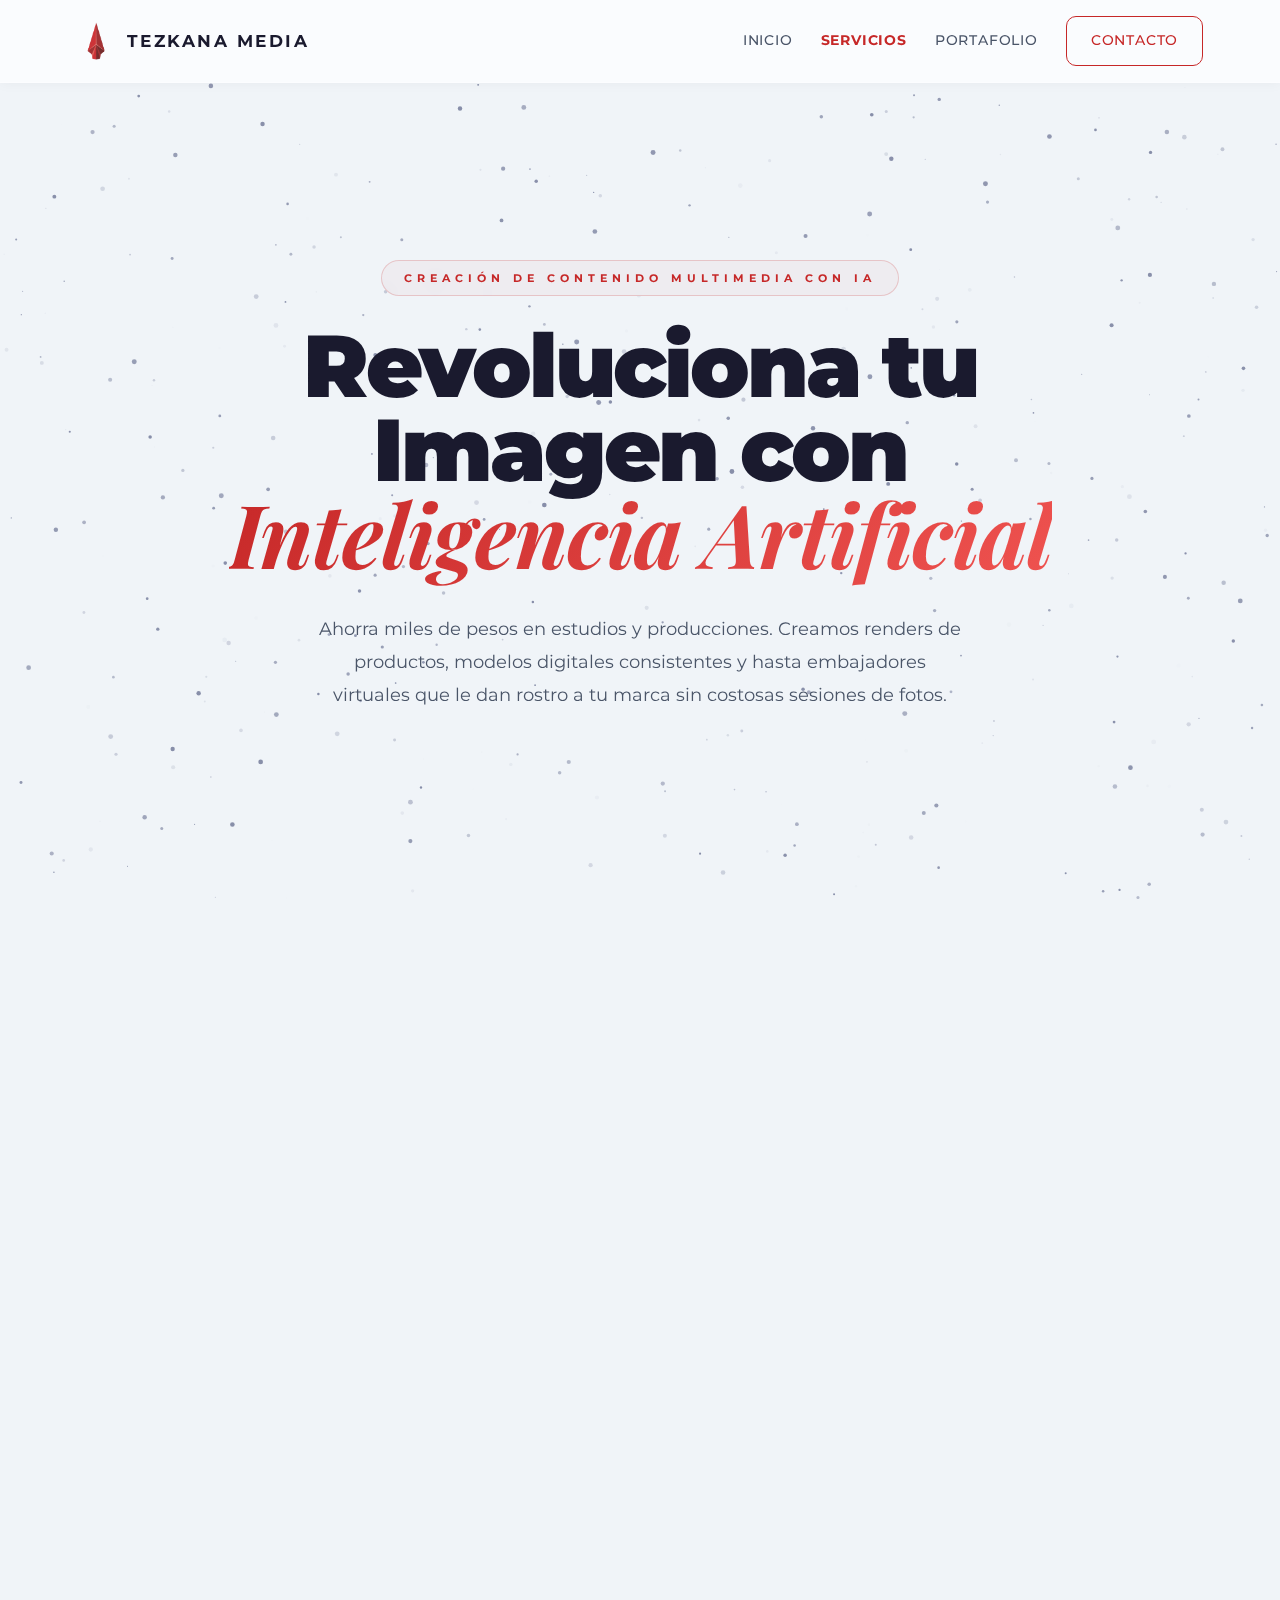
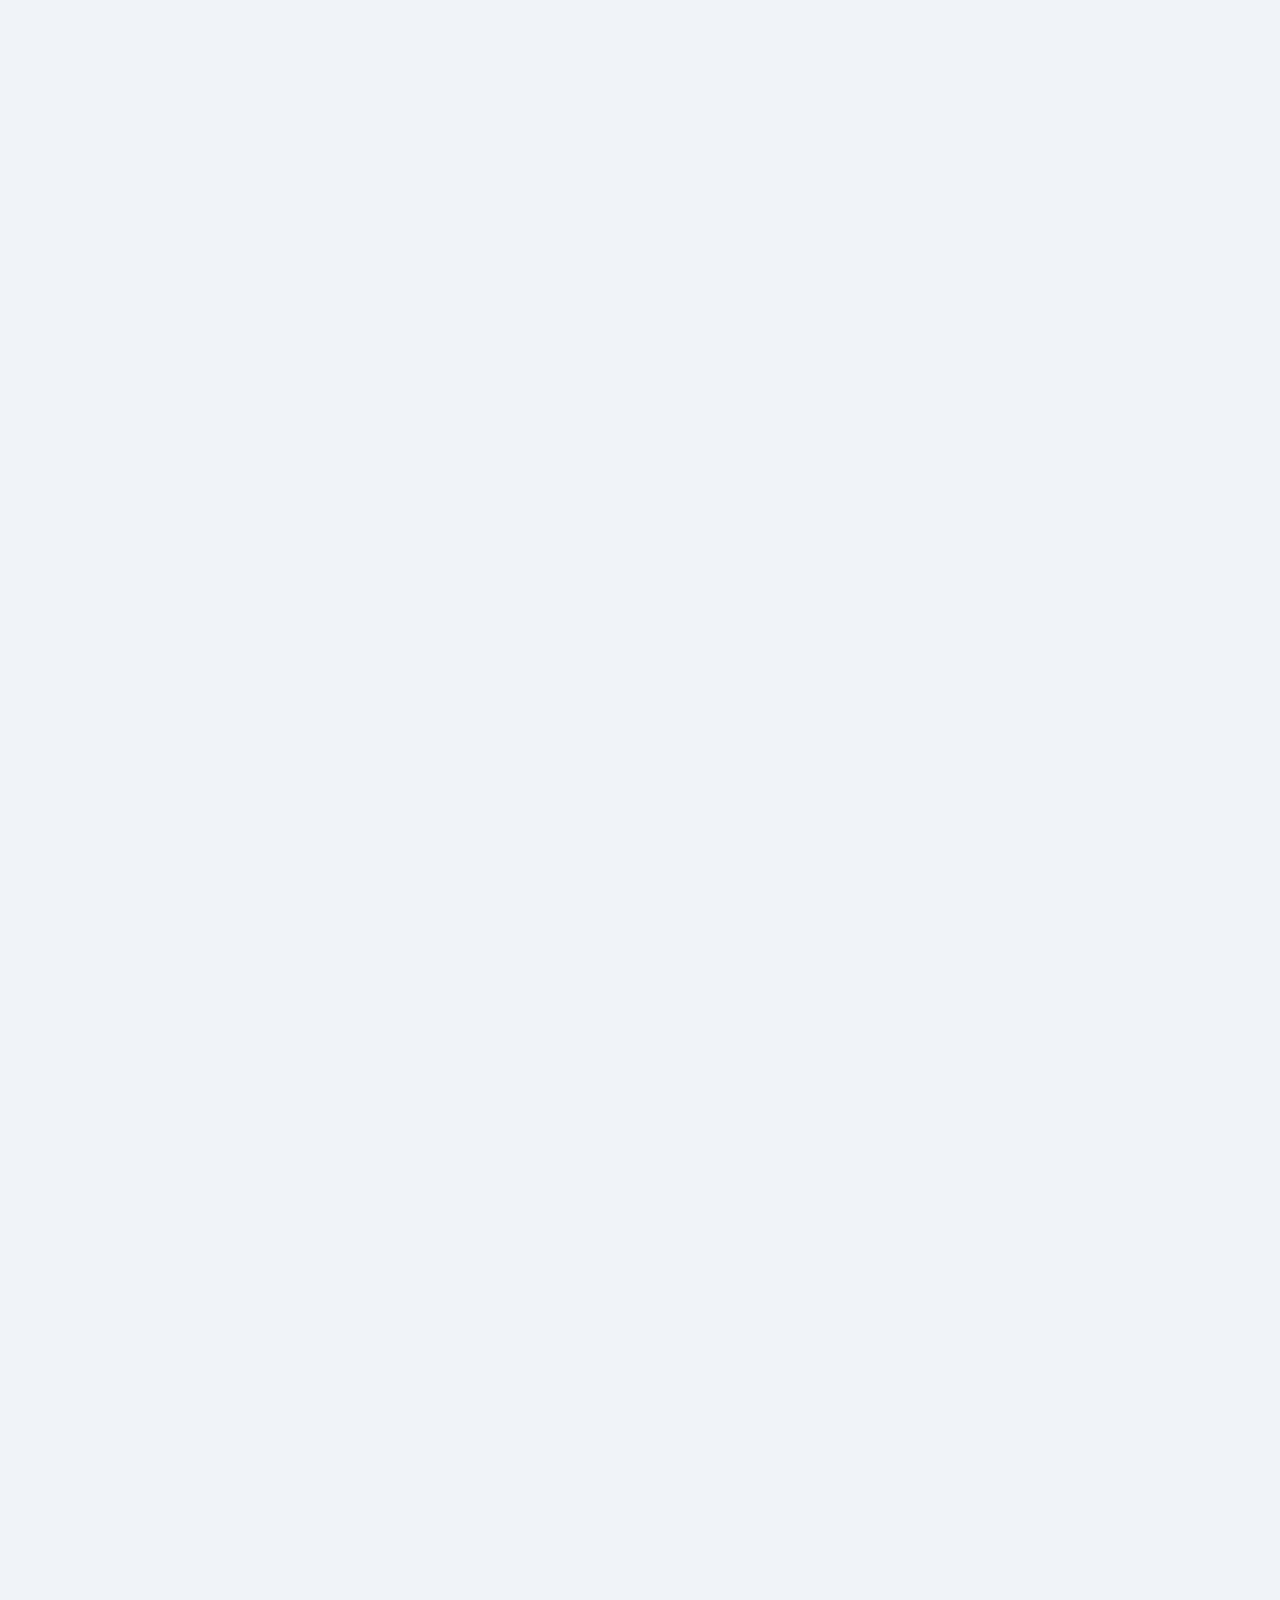
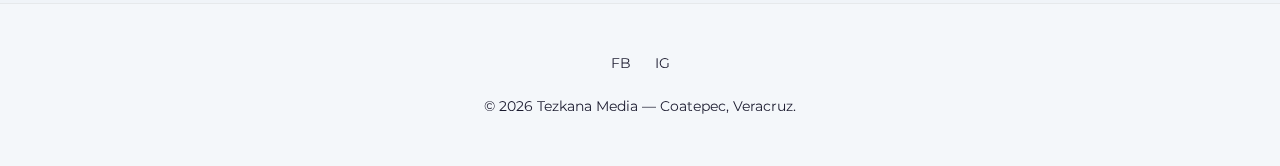
<file: contenido-multimedia.html>
<!DOCTYPE html>
<html lang="es">

<head>
    <meta charset="UTF-8">
    <meta name="viewport" content="width=device-width, initial-scale=1.0">
    <title>Creación de Contenido Multimedia con IA | Tezkana Media</title>

    <meta name="description"
        content="Revoluciona tu marca con modelos digitales, fotografía hiperrealista y embajadores virtuales creados con Inteligencia Artificial. Paquetes desde $2,000 MXN.">
    <meta name="keywords" content="contenido IA, modelos digitales, influencer virtual, fotografía con inteligencia artificial, renders de producto, agencia digital, Veracruz, Coatepec">
    <meta name="author" content="Tezkana Media">
    <link rel="canonical" href="https://tezkana.com/contenido-ia.html">

    <meta property="og:type" content="website">
    <meta property="og:url" content="https://tezkana.com/contenido-ia.html">
    <meta property="og:title" content="Contenido Multimedia con IA | Tezkana Media">
    <meta property="og:description"
        content="Ahorra miles de pesos en producciones fotográficas. Creamos imágenes, modelos y embajadores virtuales impresionantes con Inteligencia Artificial.">
    <meta property="og:image" content="https://tezkana.com/logo.png">

    <link rel="icon" type="image/png" href="favicon.png">

    <link rel="preconnect" href="https://fonts.googleapis.com">
    <link rel="preconnect" href="https://fonts.gstatic.com" crossorigin>
    <link
        href="https://fonts.googleapis.com/css2?family=Montserrat:wght@300;400;500;600;700;800;900&family=Playfair+Display:ital,wght@0,400;0,700;1,400;1,700&family=Fira+Code:wght@400&family=Orbitron:wght@500&display=swap"
        rel="stylesheet">

    <style>
        /* ========================================
           PREMIUM DESIGN SYSTEM — VANGUARD EDITION
           ======================================== */

        :root {
            --primary: #C62828;
            --primary-light: #EF5350;
            --primary-dark: #8E0000;
            --accent: #FF6F00;
            --bg: #f0f4f8;
            --glass: rgba(255, 255, 255, 0.55);
            --glass-hover: rgba(255, 255, 255, 0.78);
            --glass-border: rgba(255, 255, 255, 0.35);
            --glass-border-hover: rgba(211, 47, 47, 0.4);
            --text: #1a1a2e;
            --text-muted: #4a5568;
            --text-light: #718096;
            --shadow-sm: 0 4px 16px rgba(0, 0, 0, 0.04);
            --shadow-md: 0 8px 40px rgba(0, 0, 0, 0.07);
            --shadow-lg: 0 20px 60px rgba(0, 0, 0, 0.12);
            --shadow-xl: 0 32px 80px rgba(0, 0, 0, 0.16);
            --shadow-glow: 0 0 30px rgba(198, 40, 40, 0.2);
            --shadow-glow-intense: 0 0 50px rgba(198, 40, 40, 0.3), 0 0 100px rgba(198, 40, 40, 0.1);
            --radius: 20px;
            --radius-sm: 10px;
            --radius-lg: 28px;
            --transition: 0.4s cubic-bezier(0.4, 0, 0.2, 1);
            --transition-slow: 0.6s cubic-bezier(0.4, 0, 0.2, 1);
        }

        * { box-sizing: border-box; margin: 0; padding: 0; }
        html { scroll-behavior: smooth; overflow-x: hidden; }
        body { font-family: 'Montserrat', sans-serif; background-color: var(--bg); color: var(--text); line-height: 1.7; overflow-x: hidden; -webkit-font-smoothing: antialiased; }
        a { text-decoration: none; color: var(--text); transition: var(--transition); }
        ul { list-style: none; }

        /* ===== CANVAS ===== */
        #nebula-bg { position: fixed; top: 0; left: 0; width: 100%; height: 100%; z-index: -1; pointer-events: none; }

        /* ===== NAVBAR ===== */
        nav { display: flex; justify-content: space-between; align-items: center; padding: 16px 6%; background: rgba(255, 255, 255, 0.72); backdrop-filter: blur(20px) saturate(180%); -webkit-backdrop-filter: blur(20px) saturate(180%); position: sticky; top: 0; z-index: 1000; border-bottom: 1px solid rgba(255, 255, 255, 0.4); box-shadow: 0 1px 12px rgba(0, 0, 0, 0.04); }
        .logo { display: flex; align-items: center; gap: 12px; }
        .logo img { height: 38px; }
        .logo span { font-weight: 700; font-size: 1.05rem; letter-spacing: 2.5px; text-transform: uppercase; }
        .nav-links { display: flex; align-items: center; gap: 28px; }
        .nav-links a { font-size: 0.88rem; font-weight: 500; letter-spacing: 0.8px; text-transform: uppercase; color: var(--text-muted); position: relative; }
        .nav-links a:not(.btn-nav)::after { content: ''; position: absolute; bottom: -4px; left: 0; width: 0; height: 2px; background: var(--primary); transition: width var(--transition); }
        .nav-links a:not(.btn-nav):hover::after { width: 100%; }
        .nav-links a:hover { color: var(--text); }
        .nav-links a.active-link { color: var(--primary); font-weight: 700; }
        .btn-nav { border: 1.5px solid var(--primary); padding: 12px 24px; min-height: 44px; border-radius: var(--radius-sm); color: var(--primary) !important; font-weight: 600; }
        .btn-nav:hover { background: var(--primary); color: #fff !important; transform: translateY(-1px); box-shadow: var(--shadow-glow); }
        .menu-toggle { display: none; background: none; border: none; cursor: pointer; padding: 10px; z-index: 1001; }
        .hamburger { display: block; width: 24px; height: 2px; background-color: var(--text); position: relative; transition: var(--transition); }
        .hamburger::before, .hamburger::after { content: ''; position: absolute; width: 24px; height: 2px; background-color: var(--text); transition: var(--transition); }
        .hamburger::before { top: -7px; } .hamburger::after { top: 7px; }
        .menu-toggle.active .hamburger { background-color: transparent; }
        .menu-toggle.active .hamburger::before { transform: rotate(45deg); top: 0; }
        .menu-toggle.active .hamburger::after { transform: rotate(-45deg); top: 0; }

        /* ===== SECTIONS ===== */
        section { padding: 100px 6%; max-width: 1200px; margin: 0 auto; }
        .section-label { display: block; font-size: 0.72rem; font-weight: 700; letter-spacing: 4px; text-transform: uppercase; color: var(--primary); margin-bottom: 12px; text-align: center; }
        h2 { font-size: 2.6rem; font-weight: 800; margin-bottom: 16px; text-align: center; letter-spacing: -0.5px; line-height: 1.2; }
        h2 span { background: linear-gradient(135deg, var(--primary), var(--primary-light)); -webkit-background-clip: text; -webkit-text-fill-color: transparent; }
        .section-subtitle { text-align: center; color: var(--text-muted); font-size: 1.05rem; max-width: 600px; margin: 0 auto 60px; font-weight: 400; line-height: 1.7; }

        /* ===== HERO ===== */
        .hero { min-height: 85vh; display: flex; flex-direction: column; justify-content: center; align-items: center; text-align: center; padding: 140px 6% 100px; position: relative; overflow: hidden; }
        .hero-header { max-width: 960px; }
        .hero-label { display: inline-block; font-size: 0.68rem; font-weight: 700; letter-spacing: 5px; text-transform: uppercase; color: var(--primary); margin-bottom: 28px; padding: 8px 22px; border: 1px solid rgba(198, 40, 40, 0.2); border-radius: 50px; background: rgba(198, 40, 40, 0.04); backdrop-filter: blur(8px); }
        .hero h1 { font-size: clamp(3.2rem, 7vw, 5.5rem); font-weight: 900; line-height: 0.95; margin-bottom: 32px; letter-spacing: -3px; }
        .hero h1 em { font-family: 'Playfair Display', serif; font-style: italic; font-weight: 700; background: linear-gradient(135deg, var(--primary), var(--primary-light)); -webkit-background-clip: text; -webkit-text-fill-color: transparent; letter-spacing: -1px; }
        .hero p { font-size: 1.15rem; color: var(--text-muted); margin: 0 auto; max-width: 650px; line-height: 1.8; }

        /* ===== BUTTONS ===== */
        .btn-main { display: inline-block; background: linear-gradient(135deg, var(--primary), var(--primary-light)); color: #fff; padding: 16px 36px; min-height: 48px; font-size: 0.9rem; border-radius: var(--radius-sm); font-weight: 700; text-transform: uppercase; letter-spacing: 1px; border: none; cursor: pointer; transition: var(--transition); box-shadow: 0 4px 20px rgba(198, 40, 40, 0.3); position: relative; overflow: hidden; }
        .btn-main::before { content: ''; position: absolute; top: 0; left: -100%; width: 100%; height: 100%; background: linear-gradient(90deg, transparent, rgba(255, 255, 255, 0.25), transparent); transition: left 0.6s ease; }
        .btn-main:hover::before { left: 100%; }
        .btn-main:hover { transform: translateY(-3px) scale(1.02); box-shadow: 0 12px 36px rgba(198, 40, 40, 0.4); color: #fff; }
        .btn-outline { display: inline-block; border: 1.5px solid var(--primary); padding: 14px 28px; border-radius: var(--radius-sm); color: var(--primary); font-weight: 700; font-size: 0.85rem; text-transform: uppercase; letter-spacing: 0.8px; transition: var(--transition); background: transparent; }
        .btn-outline:hover { background: var(--primary); color: #fff; transform: translateY(-2px); box-shadow: var(--shadow-glow); }

        /* ===== BENTO BOX ===== */
        .bento-section { padding: 100px 6%; max-width: 1280px; margin: 0 auto; }
        .bento-grid { display: grid; grid-template-columns: 1fr 1.6fr; gap: 20px; max-width: 1200px; margin: 0 auto; }
        
        .bento-card { background: var(--glass); backdrop-filter: blur(18px) saturate(160%); -webkit-backdrop-filter: blur(18px) saturate(160%); border: 1px solid var(--glass-border); border-radius: var(--radius-lg); transition: var(--transition); box-shadow: var(--shadow-md); position: relative; overflow: hidden; }
        .bento-card::before { content: ''; position: absolute; inset: 0; border-radius: var(--radius-lg); border: 1px solid transparent; background: linear-gradient(135deg, rgba(255, 255, 255, 0.1), rgba(198, 40, 40, 0)) border-box; -webkit-mask: linear-gradient(#fff 0 0) padding-box, linear-gradient(#fff 0 0); -webkit-mask-composite: xor; mask-composite: exclude; pointer-events: none; opacity: 0; transition: opacity var(--transition-slow); }
        .bento-card:hover::before { opacity: 1; }
        .bento-card:hover { border-color: var(--glass-border-hover); box-shadow: var(--shadow-xl), var(--shadow-glow); transform: translateY(-4px); }

        /* Compact cards */
        .bento-compact { padding: 36px 32px; display: flex; flex-direction: column; }
        .bento-compact .card-tier { font-size: 0.68rem; font-weight: 700; letter-spacing: 3px; text-transform: uppercase; color: var(--text-light); margin-bottom: 8px; }
        .bento-compact .card-title { font-size: 1.4rem; font-weight: 800; margin-bottom: 4px; letter-spacing: -0.3px; }
        .bento-compact .card-price { font-size: 2rem; font-weight: 900; color: var(--primary); letter-spacing: -1px; margin-bottom: 4px; line-height: 1.1; }
        .bento-compact .card-freq { font-size: 0.78rem; color: var(--text-light); margin-bottom: 20px; }
        .bento-compact .card-features { margin-bottom: 24px; flex-grow: 1; max-height: 0; overflow: hidden; transition: max-height var(--transition-slow), margin var(--transition-slow); margin-bottom: 0; }
        .bento-compact:hover .card-features { max-height: 400px; margin-bottom: 24px; }
        .bento-compact .card-features li { font-size: 0.85rem; color: var(--text-muted); padding: 6px 0; display: flex; align-items: center; gap: 10px; border-bottom: 1px solid rgba(0, 0, 0, 0.04); }
        .bento-compact .card-features li::before { content: '✓'; color: var(--primary); font-weight: 700; font-size: 0.8rem; flex-shrink: 0; }
        .bento-compact .card-features li:last-child { border-bottom: none; }
        .bento-compact .card-cta { margin-top: auto; }
        .bento-compact .expand-hint { font-size: 0.72rem; color: var(--text-light); text-align: center; margin-bottom: 16px; transition: opacity var(--transition); letter-spacing: 0.5px; }
        .bento-compact:hover .expand-hint { opacity: 0; }

        /* Hero card */
        .bento-hero-card { grid-row: 1 / 3; grid-column: 2; padding: 0; display: flex; flex-direction: column; background: linear-gradient(160deg, rgba(255, 255, 255, 0.65), rgba(255, 255, 255, 0.45)); border: 1px solid rgba(198, 40, 40, 0.15); }
        .bento-hero-card:hover { border-color: rgba(198, 40, 40, 0.35); box-shadow: var(--shadow-xl), var(--shadow-glow-intense); }
        .bento-hero-top { padding: 48px 44px 36px; position: relative; }
        .bento-hero-badge { display: inline-flex; align-items: center; gap: 6px; background: linear-gradient(135deg, var(--primary), var(--primary-light)); color: #fff; font-size: 0.62rem; font-weight: 800; letter-spacing: 2.5px; text-transform: uppercase; padding: 6px 16px; border-radius: 50px; margin-bottom: 20px; }
        .bento-hero-top .card-tier { font-size: 0.72rem; font-weight: 700; letter-spacing: 3px; text-transform: uppercase; color: var(--text-light); margin-bottom: 8px; }
        .bento-hero-top .card-title { font-size: 2rem; font-weight: 900; letter-spacing: -0.5px; margin-bottom: 4px; }
        .bento-hero-pricing { display: flex; align-items: baseline; gap: 8px; margin-bottom: 8px; }
        .bento-hero-pricing .card-price { font-size: 3rem; font-weight: 900; color: var(--primary); letter-spacing: -2px; line-height: 1; }
        .bento-hero-pricing .card-freq { font-size: 0.85rem; color: var(--text-light); font-weight: 600;}
        .bento-hero-desc { font-size: 0.95rem; color: var(--text-muted); line-height: 1.6; font-style: italic; margin-top: 4px; }
        .bento-hero-bottom { padding: 0 44px 44px; display: flex; gap: 36px; flex-grow: 1; }
        .bento-hero-features { flex: 1; }
        .bento-hero-features .features-label { font-size: 0.68rem; font-weight: 700; letter-spacing: 2px; text-transform: uppercase; color: var(--text-light); margin-bottom: 16px; padding-bottom: 8px; border-bottom: 1px solid rgba(0, 0, 0, 0.06); }
        .bento-hero-features ul li { font-size: 0.9rem; color: var(--text-muted); padding: 8px 0; display: flex; align-items: center; gap: 10px; transition: var(--transition); }
        .bento-hero-features ul li::before { content: '✓'; color: var(--primary); font-weight: 700; font-size: 0.85rem; flex-shrink: 0; width: 20px; height: 20px; display: flex; align-items: center; justify-content: center; background: rgba(198, 40, 40, 0.06); border-radius: 50%; }
        .bento-hero-card:hover .bento-hero-features ul li { transform: translateX(4px); }
        .bento-hero-divider { width: 1px; background: linear-gradient(to bottom, transparent, rgba(0, 0, 0, 0.08), transparent); }
        .bento-hero-action { display: flex; flex-direction: column; justify-content: space-between; min-width: 200px; }
        .bento-hero-action .action-highlight { font-size: 0.85rem; color: var(--text-muted); line-height: 1.6; margin-bottom: 24px; }
        .bento-hero-action .action-highlight strong { color: var(--primary); }
        .bento-hero-action .btn-main { width: 100%; text-align: center; padding: 18px 32px; font-size: 0.95rem; }
        .bento-hero-action .guarantee { font-size: 0.72rem; color: var(--text-light); text-align: center; margin-top: 12px; letter-spacing: 0.3px; }

        /* ===== CONTACT & CTA ===== */
        .cta-banner { text-align: center; max-width: 700px; margin: 0 auto; }
        .cta-banner h2 { font-size: 2.2rem; margin-bottom: 16px; }
        .btn-whatsapp { display: inline-flex; align-items: center; gap: 8px; background: linear-gradient(135deg, #25D366, #128C7E); color: #fff; padding: 16px 28px; border-radius: var(--radius-sm); font-weight: 700; transition: var(--transition); box-shadow: 0 4px 16px rgba(37, 211, 102, 0.25); }
        .btn-whatsapp:hover { transform: translateY(-2px); box-shadow: 0 8px 24px rgba(37, 211, 102, 0.35); color: #fff; }
        .contact-container { display: flex; flex-wrap: wrap; gap: 40px; justify-content: center; }
        .contact-form { flex: 1; width: 100%; background: var(--glass); padding: 44px; border-radius: var(--radius-lg); border: 1px solid var(--glass-border); box-shadow: var(--shadow-md); }
        .form-group { margin-bottom: 24px; }
        .form-group label { display: block; margin-bottom: 6px; font-weight: 600; font-size: 0.85rem; }
        .form-group input, .form-group select { width: 100%; padding: 14px 18px; border: 1.5px solid rgba(0, 0, 0, 0.06); border-radius: var(--radius-sm); font-family: inherit; transition: var(--transition); }
        .form-group input:focus, .form-group select:focus { outline: none; border-color: var(--primary); }
        .contact-info { flex: 1; display: flex; flex-direction: column; justify-content: center; padding: 20px 0; }
        .contact-info h3 { font-family: 'Playfair Display', serif; font-size: 1.8rem; margin-bottom: 12px; }
        
        /* ===== FOOTER ===== */
        footer { text-align: center; padding: 48px 6%; border-top: 1px solid rgba(0,0,0,0.06); font-size: 0.85rem; background: rgba(255,255,255,0.3); }
        .footer-social { display: flex; justify-content: center; gap: 24px; margin-bottom: 20px; }
        .footer-social a:hover { transform: scale(1.2) translateY(-2px); }

        /* ===== ANIMATIONS ===== */
        .reveal { opacity: 0; transform: translateY(32px); transition: all 0.7s cubic-bezier(0.4, 0, 0.2, 1); }
        .reveal.visible { opacity: 1; transform: translateY(0); }
        .reveal-delay-1 { transition-delay: 0.1s; } .reveal-delay-2 { transition-delay: 0.2s; } .reveal-delay-3 { transition-delay: 0.3s; }

        /* ===== RESPONSIVE ===== */
        @media (max-width: 1024px) {
            .bento-grid { grid-template-columns: 1fr 1fr; }
            .bento-hero-card { grid-column: 1 / -1; grid-row: auto; }
        }
        @media (max-width: 768px) {
            .nav-links { position: fixed; top: 0; right: -100%; width: 75%; height: 100vh; background: rgba(255,255,255,0.97); flex-direction: column; justify-content: center; transition: right 0.35s; }
            .nav-links.active { right: 0; }
            .menu-toggle { display: block; }
            .bento-grid { grid-template-columns: 1fr; }
            .bento-hero-bottom { flex-direction: column; }
            .bento-hero-divider { width: 100%; height: 1px; }
            .contact-container { flex-direction: column; }
            .bento-compact .expand-hint { display: none; }
            .bento-compact .card-features { max-height: none; margin-bottom: 24px; }
        }
        @media (max-width: 480px) {
            .hero h1 { font-size: 2.2rem; }
            section { padding: 56px 4%; }
        }
    </style>
</head>

<body>

    <canvas id="nebula-bg"></canvas>

    <nav>
        <a href="index.html" class="logo">
            <img src="logo-new.png" alt="Tezkana Logo">
            <span>TEZKANA MEDIA</span>
        </a>

        <button class="menu-toggle" aria-label="Abrir menú de navegación">
            <span class="hamburger"></span>
        </button>

        <div class="nav-links">
            <a href="index.html">Inicio</a>
            <a href="index.html#servicios" class="active-link">Servicios</a>
            <a href="index.html#portafolio">Portafolio</a>
            <a href="#contacto" class="btn-nav">Contacto</a>
        </div>
    </nav>

    <header class="hero">
        <div class="hero-header reveal">
            <span class="hero-label">Creación de Contenido Multimedia con IA</span>
            <h1>Revoluciona tu Imagen con<br><em>Inteligencia Artificial</em></h1>
            <p>Ahorra miles de pesos en estudios y producciones. Creamos renders de productos, modelos digitales consistentes y hasta embajadores virtuales que le dan rostro a tu marca sin costosas sesiones de fotos.</p>
        </div>
    </header>

    <section class="bento-section" id="paquetes">
        <span class="section-label reveal">Paquetes</span>
        <h2 class="reveal">Elige tu <span>Innovación Visual</span></h2>
        <p class="section-subtitle reveal">Calidad hiperrealista que cautiva a tu audiencia y destaca tus productos de forma espectacular.</p>

        <div class="bento-grid">

            <div class="bento-card bento-compact reveal reveal-delay-1">
                <span class="card-tier">Renders y Producto</span>
                <h3 class="card-title">Visual Estándar</h3>
                <div class="card-price">$2,000</div>
                <span class="card-freq">MXN / Pago único</span>
                <p class="expand-hint">↓ Hover para ver detalles</p>
                <ul class="card-features">
                    <li>Fotografía Publicitaria generada con IA</li>
                    <li>Banco de 10 a 15 imágenes personalizadas de alta resolución</li>
                    <li>Escenas de estilo de vida impactantes</li>
                    <li>Platillos hiperrealistas (ideal para restaurantes)</li>
                    <li>Renders integrando los productos físicos de tu marca</li>
                </ul>
                <div class="card-cta">
                    <a href="#contacto" class="btn-outline" style="width:100%;text-align:center;">Solicitar Banco IA</a>
                </div>
            </div>

            <div class="bento-card bento-hero-card reveal reveal-delay-2">
                <div class="bento-hero-top">
                    <span class="bento-hero-badge">⚡ Más Popular</span>
                    <span class="card-tier">Para Tiendas y E-commerce</span>
                    <h3 class="card-title">Modelo Digital (Moda/Catálogos)</h3>
                    <div class="bento-hero-pricing">
                        <span class="card-price">$5,000</span>
                        <span class="card-freq">MXN / mes</span>
                    </div>
                    <p class="bento-hero-desc">Olvídate de buscar, contratar y cuadrar agendas con modelos reales para cada nueva colección.</p>
                </div>
                <div class="bento-hero-bottom">
                    <div class="bento-hero-features">
                        <p class="features-label">Todo incluido</p>
                        <ul>
                            <li>Creación de un <strong>modelo digital consistente</strong> mediante IA</li>
                            <li>Generación del modelo "vistiendo" las prendas reales de tu negocio</li>
                            <li>Uso de accesorios y productos reales integrados en la imagen</li>
                            <li>Entrega de 8 a 12 fotografías mensuales de alta calidad</li>
                            <li>Variedad infinita de escenarios (playa, ciudad, estudio, etc.)</li>
                        </ul>
                    </div>
                    <div class="bento-hero-divider"></div>
                    <div class="bento-hero-action">
                        <div>
                            <p class="action-highlight">
                                Ideal para marcas de ropa, joyería y accesorios que buscan <strong>renovar su catálogo constantemente</strong> sin incurrir en altos costos de producción.
                            </p>
                        </div>
                        <div>
                            <a href="#contacto" class="btn-main">Crear mi Modelo Digital</a>
                            <p class="guarantee">✦ Consistencia visual 100% garantizada</p>
                        </div>
                    </div>
                </div>
            </div>

            <div class="bento-card bento-compact reveal reveal-delay-3">
                <span class="card-tier">Rostro Corporativo 24/7</span>
                <h3 class="card-title">Influencer de Marca</h3>
                <div class="card-price">$12,000</div>
                <span class="card-freq">MXN / mes</span>
                <p class="expand-hint">↓ Hover para ver detalles</p>
                <ul class="card-features">
                    <li>Creación de un personaje/embajador virtual desde cero</li>
                    <li>Personalidad, estilo y tono de voz definidos para la marca</li>
                    <li>Generación mensual de fotografías e historias</li>
                    <li>Videos cortos con sincronización de audio (Hablando de ti)</li>
                    <li>Tu propio vocero digital exclusivo que nunca envejece</li>
                </ul>
                <div class="card-cta">
                    <a href="#contacto" class="btn-outline" style="width:100%;text-align:center;">Desarrollar Influencer</a>
                </div>
            </div>

        </div>
    </section>

    <section>
        <div class="cta-banner reveal">
            <span class="section-label">¿Necesitas ayuda?</span>
            <h2>¿Quieres ver ejemplos de <span>imágenes generadas por IA</span>?</h2>
            <p>Escríbenos y te enviaremos nuestro portafolio de fotografía hiperrealista, modelos digitales y embajadores virtuales.</p>
            <a href="https://wa.me/5215655425153" target="_blank" class="btn-whatsapp"
                aria-label="Agendar asesoría por WhatsApp">
                💬 Solicitar Portafolio de IA
            </a>
        </div>
    </section>

    <section id="contacto">
        <span class="section-label reveal">Da el Primer Paso</span>
        <h2 class="reveal">Hablemos de tu <span>Proyecto</span></h2>
        
        <div class="contact-container">
            <div class="contact-form reveal">
                <form id="contact-form">
                    <div class="form-group">
                        <label for="nombre">Nombre</label>
                        <input type="text" id="nombre" name="nombre" placeholder="Tu nombre completo" required>
                    </div>
                    <div class="form-group">
                        <label for="whatsapp">WhatsApp</label>
                        <input type="tel" id="whatsapp" name="whatsapp" placeholder="10 dígitos" pattern="[0-9]{10}" required>
                    </div>
                    <div class="form-group">
                        <label for="paquete">Servicio de interés</label>
                        <select id="paquete" name="paquete" required>
                            <option value="">Selecciona una opción</option>
                            <option value="fotografia">Fotografía Publicitaria IA ($2,000)</option>
                            <option value="modelo">Modelo Digital de Catálogo ($5,000/mes)</option>
                            <option value="influencer">Influencer de Marca Virtual ($12,000/mes)</option>
                        </select>
                    </div>
                    <button type="submit" class="btn-main" style="width:100%;">
                        Solicitar Asesoría
                    </button>
                </form>
            </div>

            <div class="contact-info reveal reveal-delay-1">
                <h3>¿Listo para destacar visualmente?</h3>
                <p>Mándanos un WhatsApp. Cuéntanos sobre tu producto o servicio y te diremos cómo podemos integrarlo de forma hiperrealista usando las últimas herramientas de Inteligencia Artificial.</p>
                <a href="https://wa.me/5215655425153" target="_blank" class="btn-whatsapp">
                    💬 Escríbenos por WhatsApp
                </a>
            </div>
        </div>
    </section>

    <footer>
        <div class="footer-content">
            <div class="footer-social">
                <a href="https://facebook.com/tezkana" target="_blank">FB</a>
                <a href="https://instagram.com/tezkana" target="_blank">IG</a>
            </div>
            <p>&copy; 2026 Tezkana Media — Coatepec, Veracruz.</p>
        </div>
    </footer>

    <script>
        // Menú hamburguesa
        const menuToggle = document.querySelector('.menu-toggle');
        const navLinks = document.querySelector('.nav-links');
        menuToggle.addEventListener('click', () => { navLinks.classList.toggle('active'); });

        // Scroll Reveal
        const revealObserver = new IntersectionObserver((entries) => {
            entries.forEach(entry => { if (entry.isIntersecting) entry.target.classList.add('visible'); });
        }, { threshold: 0.1, rootMargin: '0px 0px -40px 0px' });
        document.querySelectorAll('.reveal').forEach(el => revealObserver.observe(el));

        // Validación y envío a WhatsApp
        const form = document.getElementById('contact-form');
        form.addEventListener('submit', (e) => {
            e.preventDefault();
            const nombre = document.getElementById('nombre').value;
            const whatsapp = document.getElementById('whatsapp').value;
            const paquete = document.getElementById('paquete').value;
            const servicio = "Creación de Contenido Multimedia con IA";

            const mensaje = encodeURIComponent(
                `¡Hola! Soy ${nombre}.\n\nMe interesa el servicio de: ${servicio}\nPaquete: ${paquete}\n\nMi WhatsApp es: ${whatsapp}`
            );
            window.open(`https://wa.me/5215655425153?text=${mensaje}`, '_blank');
        });

        // Background animado
        (function () {
            const canvas = document.getElementById('nebula-bg');
            const ctx = canvas.getContext('2d');
            let w, h, time = 0;
            const stars = [];
            function resize() { w = canvas.width = window.innerWidth; h = canvas.height = window.innerHeight; stars.length = 0; for(let i=0; i<(w<768?150:450); i++) stars.push({x: Math.random()*w, y: Math.random()*h, r: Math.random()*2+0.5, vx: Math.random()*0.3+0.1, vy: Math.random()*-0.1, tw: Math.random()*0.04+0.02, ph: Math.random()*Math.PI*2}); }
            window.addEventListener('resize', resize); resize();
            function animate() {
                time++; ctx.fillStyle = '#f0f4f8'; ctx.fillRect(0, 0, w, h);
                stars.forEach(s => {
                    s.x += s.vx; s.y += s.vy;
                    if(s.x > w) s.x = 0; if(s.y < 0) s.y = h;
                    let a = 0.5 * (0.5 + Math.sin(time*s.tw + s.ph)*0.5);
                    ctx.beginPath(); ctx.arc(s.x, s.y, s.r, 0, Math.PI*2);
                    ctx.fillStyle = `rgba(30,40,90,${a})`; ctx.fill();
                });
                requestAnimationFrame(animate);
            }
            animate();
        })();
    </script>
</body>
</html>
</file>
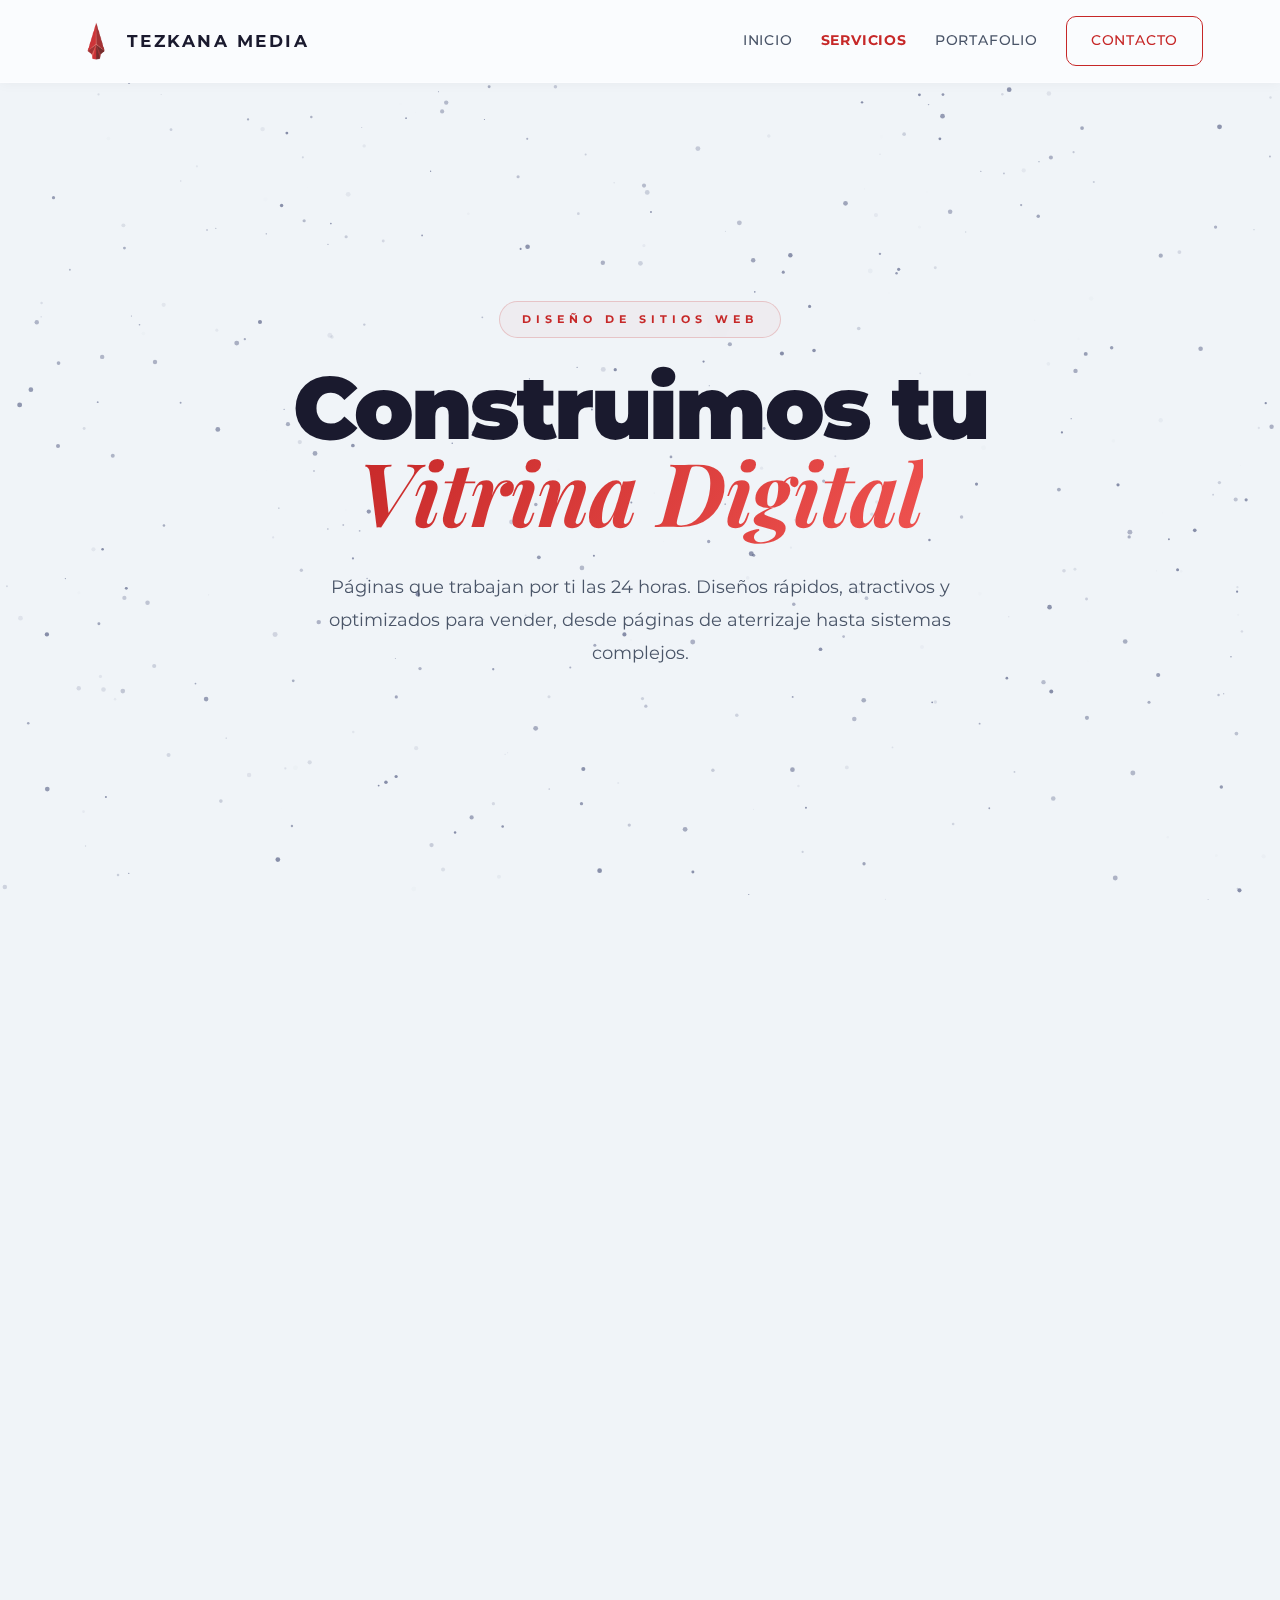
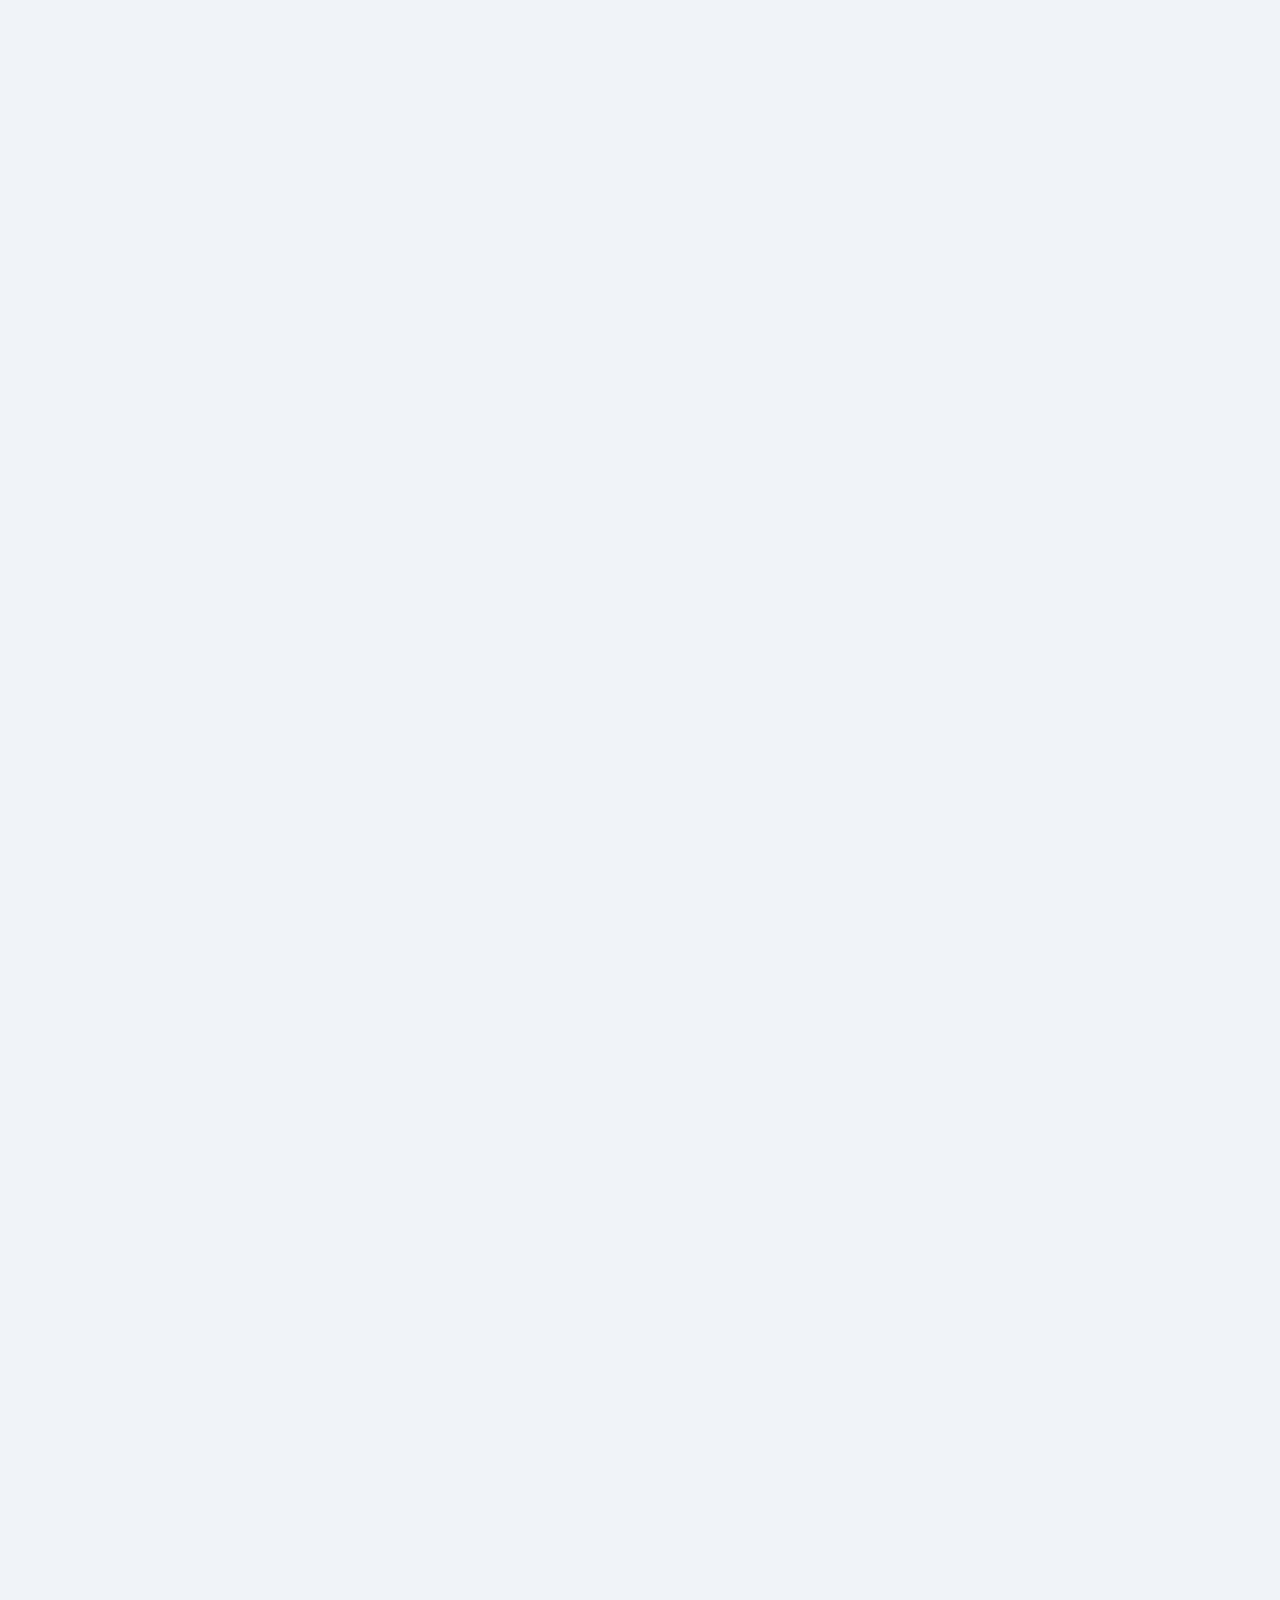
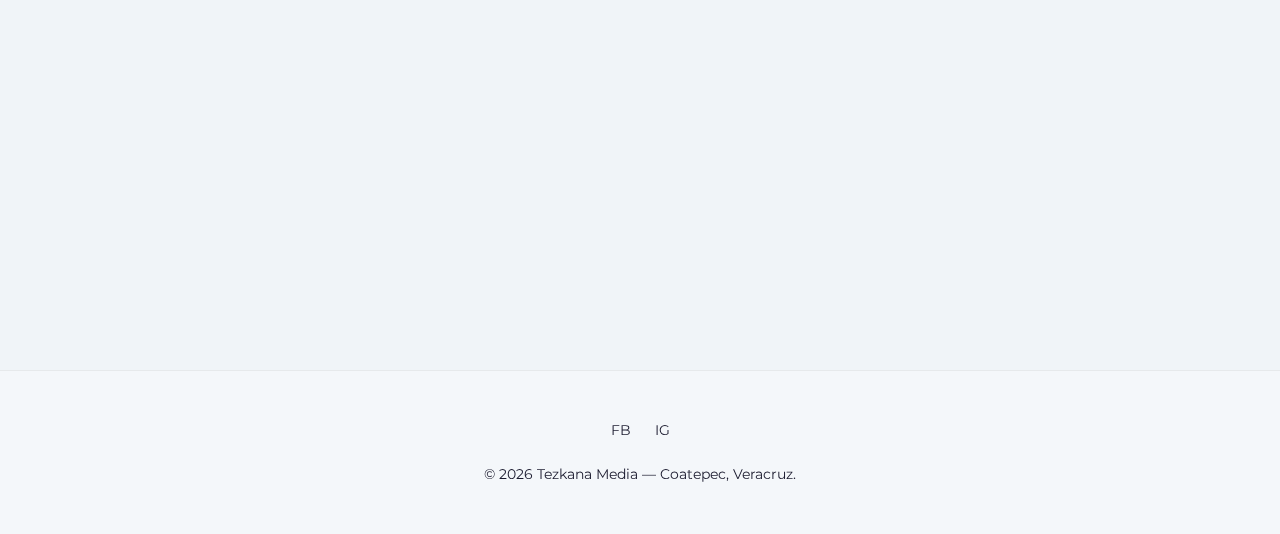
<file: diseno-web.html>
<!DOCTYPE html>
<html lang="es">

<head>
    <meta charset="UTF-8">
    <meta name="viewport" content="width=device-width, initial-scale=1.0">
    <title>Diseño de Sitios Web | Tezkana Media</title>

    <meta name="description"
        content="Páginas web que trabajan por ti las 24 horas. Landing Pages, Sitios Corporativos y E-commerce. Paquetes desde $5,000 MXN.">
    <meta name="keywords" content="diseño de sitios web, páginas web, landing page, e-commerce, desarrollo web, agencia digital, Veracruz, Coatepec">
    <meta name="author" content="Tezkana Media">
    <link rel="canonical" href="https://tezkana.com/diseno-web.html">

    <meta property="og:type" content="website">
    <meta property="og:url" content="https://tezkana.com/diseno-web.html">
    <meta property="og:title" content="Diseño de Sitios Web | Tezkana Media">
    <meta property="og:description"
        content="Construimos tu vitrina digital. Sitios web rápidos, atractivos y optimizados para convertir visitantes en clientes.">
    <meta property="og:image" content="https://tezkana.com/logo.png">

    <link rel="icon" type="image/png" href="favicon.png">

    <link rel="preconnect" href="https://fonts.googleapis.com">
    <link rel="preconnect" href="https://fonts.gstatic.com" crossorigin>
    <link
        href="https://fonts.googleapis.com/css2?family=Montserrat:wght@300;400;500;600;700;800;900&family=Playfair+Display:ital,wght@0,400;0,700;1,400;1,700&family=Fira+Code:wght@400&family=Orbitron:wght@500&display=swap"
        rel="stylesheet">

    <style>
        /* ========================================
           PREMIUM DESIGN SYSTEM — VANGUARD EDITION
           ======================================== */

        :root {
            --primary: #C62828;
            --primary-light: #EF5350;
            --primary-dark: #8E0000;
            --accent: #FF6F00;
            --bg: #f0f4f8;
            --glass: rgba(255, 255, 255, 0.55);
            --glass-hover: rgba(255, 255, 255, 0.78);
            --glass-border: rgba(255, 255, 255, 0.35);
            --glass-border-hover: rgba(211, 47, 47, 0.4);
            --text: #1a1a2e;
            --text-muted: #4a5568;
            --text-light: #718096;
            --shadow-sm: 0 4px 16px rgba(0, 0, 0, 0.04);
            --shadow-md: 0 8px 40px rgba(0, 0, 0, 0.07);
            --shadow-lg: 0 20px 60px rgba(0, 0, 0, 0.12);
            --shadow-xl: 0 32px 80px rgba(0, 0, 0, 0.16);
            --shadow-glow: 0 0 30px rgba(198, 40, 40, 0.2);
            --shadow-glow-intense: 0 0 50px rgba(198, 40, 40, 0.3), 0 0 100px rgba(198, 40, 40, 0.1);
            --radius: 20px;
            --radius-sm: 10px;
            --radius-lg: 28px;
            --transition: 0.4s cubic-bezier(0.4, 0, 0.2, 1);
            --transition-slow: 0.6s cubic-bezier(0.4, 0, 0.2, 1);
        }

        * { box-sizing: border-box; margin: 0; padding: 0; }
        html { scroll-behavior: smooth; overflow-x: hidden; }
        body { font-family: 'Montserrat', sans-serif; background-color: var(--bg); color: var(--text); line-height: 1.7; overflow-x: hidden; -webkit-font-smoothing: antialiased; }
        a { text-decoration: none; color: var(--text); transition: var(--transition); }
        ul { list-style: none; }

        /* ===== CANVAS ===== */
        #nebula-bg { position: fixed; top: 0; left: 0; width: 100%; height: 100%; z-index: -1; pointer-events: none; }

        /* ===== NAVBAR ===== */
        nav { display: flex; justify-content: space-between; align-items: center; padding: 16px 6%; background: rgba(255, 255, 255, 0.72); backdrop-filter: blur(20px) saturate(180%); -webkit-backdrop-filter: blur(20px) saturate(180%); position: sticky; top: 0; z-index: 1000; border-bottom: 1px solid rgba(255, 255, 255, 0.4); box-shadow: 0 1px 12px rgba(0, 0, 0, 0.04); }
        .logo { display: flex; align-items: center; gap: 12px; }
        .logo img { height: 38px; }
        .logo span { font-weight: 700; font-size: 1.05rem; letter-spacing: 2.5px; text-transform: uppercase; }
        .nav-links { display: flex; align-items: center; gap: 28px; }
        .nav-links a { font-size: 0.88rem; font-weight: 500; letter-spacing: 0.8px; text-transform: uppercase; color: var(--text-muted); position: relative; }
        .nav-links a:not(.btn-nav)::after { content: ''; position: absolute; bottom: -4px; left: 0; width: 0; height: 2px; background: var(--primary); transition: width var(--transition); }
        .nav-links a:not(.btn-nav):hover::after { width: 100%; }
        .nav-links a:hover { color: var(--text); }
        .nav-links a.active-link { color: var(--primary); font-weight: 700; }
        .btn-nav { border: 1.5px solid var(--primary); padding: 12px 24px; min-height: 44px; border-radius: var(--radius-sm); color: var(--primary) !important; font-weight: 600; }
        .btn-nav:hover { background: var(--primary); color: #fff !important; transform: translateY(-1px); box-shadow: var(--shadow-glow); }
        .menu-toggle { display: none; background: none; border: none; cursor: pointer; padding: 10px; z-index: 1001; }
        .hamburger { display: block; width: 24px; height: 2px; background-color: var(--text); position: relative; transition: var(--transition); }
        .hamburger::before, .hamburger::after { content: ''; position: absolute; width: 24px; height: 2px; background-color: var(--text); transition: var(--transition); }
        .hamburger::before { top: -7px; } .hamburger::after { top: 7px; }
        .menu-toggle.active .hamburger { background-color: transparent; }
        .menu-toggle.active .hamburger::before { transform: rotate(45deg); top: 0; }
        .menu-toggle.active .hamburger::after { transform: rotate(-45deg); top: 0; }

        /* ===== SECTIONS ===== */
        section { padding: 100px 6%; max-width: 1200px; margin: 0 auto; }
        .section-label { display: block; font-size: 0.72rem; font-weight: 700; letter-spacing: 4px; text-transform: uppercase; color: var(--primary); margin-bottom: 12px; text-align: center; }
        h2 { font-size: 2.6rem; font-weight: 800; margin-bottom: 16px; text-align: center; letter-spacing: -0.5px; line-height: 1.2; }
        h2 span { background: linear-gradient(135deg, var(--primary), var(--primary-light)); -webkit-background-clip: text; -webkit-text-fill-color: transparent; }
        .section-subtitle { text-align: center; color: var(--text-muted); font-size: 1.05rem; max-width: 600px; margin: 0 auto 60px; font-weight: 400; line-height: 1.7; }

        /* ===== HERO ===== */
        .hero { min-height: 85vh; display: flex; flex-direction: column; justify-content: center; align-items: center; text-align: center; padding: 140px 6% 100px; position: relative; overflow: hidden; }
        .hero-header { max-width: 960px; }
        .hero-label { display: inline-block; font-size: 0.68rem; font-weight: 700; letter-spacing: 5px; text-transform: uppercase; color: var(--primary); margin-bottom: 28px; padding: 8px 22px; border: 1px solid rgba(198, 40, 40, 0.2); border-radius: 50px; background: rgba(198, 40, 40, 0.04); backdrop-filter: blur(8px); }
        .hero h1 { font-size: clamp(3.2rem, 7vw, 5.5rem); font-weight: 900; line-height: 0.95; margin-bottom: 32px; letter-spacing: -3px; }
        .hero h1 em { font-family: 'Playfair Display', serif; font-style: italic; font-weight: 700; background: linear-gradient(135deg, var(--primary), var(--primary-light)); -webkit-background-clip: text; -webkit-text-fill-color: transparent; letter-spacing: -1px; }
        .hero p { font-size: 1.15rem; color: var(--text-muted); margin: 0 auto; max-width: 650px; line-height: 1.8; }

        /* ===== BUTTONS ===== */
        .btn-main { display: inline-block; background: linear-gradient(135deg, var(--primary), var(--primary-light)); color: #fff; padding: 16px 36px; min-height: 48px; font-size: 0.9rem; border-radius: var(--radius-sm); font-weight: 700; text-transform: uppercase; letter-spacing: 1px; border: none; cursor: pointer; transition: var(--transition); box-shadow: 0 4px 20px rgba(198, 40, 40, 0.3); position: relative; overflow: hidden; }
        .btn-main::before { content: ''; position: absolute; top: 0; left: -100%; width: 100%; height: 100%; background: linear-gradient(90deg, transparent, rgba(255, 255, 255, 0.25), transparent); transition: left 0.6s ease; }
        .btn-main:hover::before { left: 100%; }
        .btn-main:hover { transform: translateY(-3px) scale(1.02); box-shadow: 0 12px 36px rgba(198, 40, 40, 0.4); color: #fff; }
        .btn-outline { display: inline-block; border: 1.5px solid var(--primary); padding: 14px 28px; border-radius: var(--radius-sm); color: var(--primary); font-weight: 700; font-size: 0.85rem; text-transform: uppercase; letter-spacing: 0.8px; transition: var(--transition); background: transparent; }
        .btn-outline:hover { background: var(--primary); color: #fff; transform: translateY(-2px); box-shadow: var(--shadow-glow); }

        /* ===== BENTO BOX ===== */
        .bento-section { padding: 100px 6%; max-width: 1280px; margin: 0 auto; }
        .bento-grid { display: grid; grid-template-columns: 1fr 1.6fr; gap: 20px; max-width: 1200px; margin: 0 auto; }
        
        .bento-card { background: var(--glass); backdrop-filter: blur(18px) saturate(160%); -webkit-backdrop-filter: blur(18px) saturate(160%); border: 1px solid var(--glass-border); border-radius: var(--radius-lg); transition: var(--transition); box-shadow: var(--shadow-md); position: relative; overflow: hidden; }
        .bento-card::before { content: ''; position: absolute; inset: 0; border-radius: var(--radius-lg); border: 1px solid transparent; background: linear-gradient(135deg, rgba(255, 255, 255, 0.1), rgba(198, 40, 40, 0)) border-box; -webkit-mask: linear-gradient(#fff 0 0) padding-box, linear-gradient(#fff 0 0); -webkit-mask-composite: xor; mask-composite: exclude; pointer-events: none; opacity: 0; transition: opacity var(--transition-slow); }
        .bento-card:hover::before { opacity: 1; }
        .bento-card:hover { border-color: var(--glass-border-hover); box-shadow: var(--shadow-xl), var(--shadow-glow); transform: translateY(-4px); }

        /* Compact cards */
        .bento-compact { padding: 36px 32px; display: flex; flex-direction: column; }
        .bento-compact .card-tier { font-size: 0.68rem; font-weight: 700; letter-spacing: 3px; text-transform: uppercase; color: var(--text-light); margin-bottom: 8px; }
        .bento-compact .card-title { font-size: 1.4rem; font-weight: 800; margin-bottom: 4px; letter-spacing: -0.3px; }
        .bento-compact .card-price { font-size: 2rem; font-weight: 900; color: var(--primary); letter-spacing: -1px; margin-bottom: 4px; line-height: 1.1; }
        .bento-compact .card-freq { font-size: 0.78rem; color: var(--text-light); margin-bottom: 20px; }
        .bento-compact .card-features { margin-bottom: 24px; flex-grow: 1; max-height: 0; overflow: hidden; transition: max-height var(--transition-slow), margin var(--transition-slow); margin-bottom: 0; }
        .bento-compact:hover .card-features { max-height: 400px; margin-bottom: 24px; }
        .bento-compact .card-features li { font-size: 0.85rem; color: var(--text-muted); padding: 6px 0; display: flex; align-items: center; gap: 10px; border-bottom: 1px solid rgba(0, 0, 0, 0.04); }
        .bento-compact .card-features li::before { content: '✓'; color: var(--primary); font-weight: 700; font-size: 0.8rem; flex-shrink: 0; }
        .bento-compact .card-features li:last-child { border-bottom: none; }
        .bento-compact .card-cta { margin-top: auto; }
        .bento-compact .expand-hint { font-size: 0.72rem; color: var(--text-light); text-align: center; margin-bottom: 16px; transition: opacity var(--transition); letter-spacing: 0.5px; }
        .bento-compact:hover .expand-hint { opacity: 0; }

        /* Hero card */
        .bento-hero-card { grid-row: 1 / 3; grid-column: 2; padding: 0; display: flex; flex-direction: column; background: linear-gradient(160deg, rgba(255, 255, 255, 0.65), rgba(255, 255, 255, 0.45)); border: 1px solid rgba(198, 40, 40, 0.15); }
        .bento-hero-card:hover { border-color: rgba(198, 40, 40, 0.35); box-shadow: var(--shadow-xl), var(--shadow-glow-intense); }
        .bento-hero-top { padding: 48px 44px 36px; position: relative; }
        .bento-hero-badge { display: inline-flex; align-items: center; gap: 6px; background: linear-gradient(135deg, var(--primary), var(--primary-light)); color: #fff; font-size: 0.62rem; font-weight: 800; letter-spacing: 2.5px; text-transform: uppercase; padding: 6px 16px; border-radius: 50px; margin-bottom: 20px; }
        .bento-hero-top .card-tier { font-size: 0.72rem; font-weight: 700; letter-spacing: 3px; text-transform: uppercase; color: var(--text-light); margin-bottom: 8px; }
        .bento-hero-top .card-title { font-size: 2rem; font-weight: 900; letter-spacing: -0.5px; margin-bottom: 4px; }
        .bento-hero-pricing { display: flex; align-items: baseline; gap: 8px; margin-bottom: 8px; }
        .bento-hero-pricing .card-price { font-size: 3rem; font-weight: 900; color: var(--primary); letter-spacing: -2px; line-height: 1; }
        .bento-hero-pricing .card-freq { font-size: 0.85rem; color: var(--text-light); }
        .bento-hero-desc { font-size: 0.95rem; color: var(--text-muted); line-height: 1.6; font-style: italic; margin-top: 4px; }
        .bento-hero-bottom { padding: 0 44px 44px; display: flex; gap: 36px; flex-grow: 1; }
        .bento-hero-features { flex: 1; }
        .bento-hero-features .features-label { font-size: 0.68rem; font-weight: 700; letter-spacing: 2px; text-transform: uppercase; color: var(--text-light); margin-bottom: 16px; padding-bottom: 8px; border-bottom: 1px solid rgba(0, 0, 0, 0.06); }
        .bento-hero-features ul li { font-size: 0.9rem; color: var(--text-muted); padding: 8px 0; display: flex; align-items: center; gap: 10px; transition: var(--transition); }
        .bento-hero-features ul li::before { content: '✓'; color: var(--primary); font-weight: 700; font-size: 0.85rem; flex-shrink: 0; width: 20px; height: 20px; display: flex; align-items: center; justify-content: center; background: rgba(198, 40, 40, 0.06); border-radius: 50%; }
        .bento-hero-card:hover .bento-hero-features ul li { transform: translateX(4px); }
        .bento-hero-divider { width: 1px; background: linear-gradient(to bottom, transparent, rgba(0, 0, 0, 0.08), transparent); }
        .bento-hero-action { display: flex; flex-direction: column; justify-content: space-between; min-width: 200px; }
        .bento-hero-action .action-highlight { font-size: 0.85rem; color: var(--text-muted); line-height: 1.6; margin-bottom: 24px; }
        .bento-hero-action .action-highlight strong { color: var(--primary); }
        .bento-hero-action .btn-main { width: 100%; text-align: center; padding: 18px 32px; font-size: 0.95rem; }
        .bento-hero-action .guarantee { font-size: 0.72rem; color: var(--text-light); text-align: center; margin-top: 12px; letter-spacing: 0.3px; }

        /* ===== CONTACT & CTA ===== */
        .cta-banner { text-align: center; max-width: 700px; margin: 0 auto; }
        .cta-banner h2 { font-size: 2.2rem; margin-bottom: 16px; }
        .btn-whatsapp { display: inline-flex; align-items: center; gap: 8px; background: linear-gradient(135deg, #25D366, #128C7E); color: #fff; padding: 16px 28px; border-radius: var(--radius-sm); font-weight: 700; transition: var(--transition); box-shadow: 0 4px 16px rgba(37, 211, 102, 0.25); }
        .btn-whatsapp:hover { transform: translateY(-2px); box-shadow: 0 8px 24px rgba(37, 211, 102, 0.35); color: #fff; }
        .contact-container { display: flex; flex-wrap: wrap; gap: 40px; justify-content: center; }
        .contact-form { flex: 1; width: 100%; background: var(--glass); padding: 44px; border-radius: var(--radius-lg); border: 1px solid var(--glass-border); box-shadow: var(--shadow-md); }
        .form-group { margin-bottom: 24px; }
        .form-group label { display: block; margin-bottom: 6px; font-weight: 600; font-size: 0.85rem; }
        .form-group input, .form-group select { width: 100%; padding: 14px 18px; border: 1.5px solid rgba(0, 0, 0, 0.06); border-radius: var(--radius-sm); font-family: inherit; transition: var(--transition); }
        .form-group input:focus, .form-group select:focus { outline: none; border-color: var(--primary); }
        .contact-info { flex: 1; display: flex; flex-direction: column; justify-content: center; padding: 20px 0; }
        .contact-info h3 { font-family: 'Playfair Display', serif; font-size: 1.8rem; margin-bottom: 12px; }
        
        /* ===== FOOTER ===== */
        footer { text-align: center; padding: 48px 6%; border-top: 1px solid rgba(0,0,0,0.06); font-size: 0.85rem; background: rgba(255,255,255,0.3); }
        .footer-social { display: flex; justify-content: center; gap: 24px; margin-bottom: 20px; }
        .footer-social a:hover { transform: scale(1.2) translateY(-2px); }

        /* ===== ANIMATIONS ===== */
        .reveal { opacity: 0; transform: translateY(32px); transition: all 0.7s cubic-bezier(0.4, 0, 0.2, 1); }
        .reveal.visible { opacity: 1; transform: translateY(0); }
        .reveal-delay-1 { transition-delay: 0.1s; } .reveal-delay-2 { transition-delay: 0.2s; } .reveal-delay-3 { transition-delay: 0.3s; }

        /* ===== RESPONSIVE ===== */
        @media (max-width: 1024px) {
            .bento-grid { grid-template-columns: 1fr 1fr; }
            .bento-hero-card { grid-column: 1 / -1; grid-row: auto; }
        }
        @media (max-width: 768px) {
            .nav-links { position: fixed; top: 0; right: -100%; width: 75%; height: 100vh; background: rgba(255,255,255,0.97); flex-direction: column; justify-content: center; transition: right 0.35s; }
            .nav-links.active { right: 0; }
            .menu-toggle { display: block; }
            .bento-grid { grid-template-columns: 1fr; }
            .bento-hero-bottom { flex-direction: column; }
            .bento-hero-divider { width: 100%; height: 1px; }
            .contact-container { flex-direction: column; }
            .bento-compact .expand-hint { display: none; }
            .bento-compact .card-features { max-height: none; margin-bottom: 24px; }
        }
        @media (max-width: 480px) {
            .hero h1 { font-size: 2.2rem; }
            section { padding: 56px 4%; }
        }
    </style>
</head>

<body>

    <canvas id="nebula-bg"></canvas>

    <nav>
        <a href="index.html" class="logo">
            <img src="logo-new.png" alt="Tezkana Logo">
            <span>TEZKANA MEDIA</span>
        </a>

        <button class="menu-toggle" aria-label="Abrir menú de navegación">
            <span class="hamburger"></span>
        </button>

        <div class="nav-links">
            <a href="index.html">Inicio</a>
            <a href="index.html#servicios" class="active-link">Servicios</a>
            <a href="index.html#portafolio">Portafolio</a>
            <a href="#contacto" class="btn-nav">Contacto</a>
        </div>
    </nav>

    <header class="hero">
        <div class="hero-header reveal">
            <span class="hero-label">Diseño de Sitios Web</span>
            <h1>Construimos tu<br><em>Vitrina Digital</em></h1>
            <p>Páginas que trabajan por ti las 24 horas. Diseños rápidos, atractivos y optimizados para vender, desde páginas de aterrizaje hasta sistemas complejos.</p>
        </div>
    </header>

    <section class="bento-section" id="paquetes">
        <span class="section-label reveal">Paquetes</span>
        <h2 class="reveal">Elige tu <span>Plataforma Ideal</span></h2>
        <p class="section-subtitle reveal">Cada sitio está construido con las mejores prácticas de la industria para asegurar velocidad y conversión.</p>

        <div class="bento-grid">

            <div class="bento-card bento-compact reveal reveal-delay-1">
                <span class="card-tier">Captación Rápida</span>
                <h3 class="card-title">Landing Page</h3>
                <div class="card-price">$5,000</div>
                <span class="card-freq">MXN / Pago único</span>
                <p class="expand-hint">↓ Hover para ver detalles</p>
                <ul class="card-features">
                    <li>Página de una sola sección (One-Pager) adaptable a celulares </li>
                    <li>Ideal para campañas publicitarias o un servicio específico [cite: 34]</li>
                    <li>Secciones de Inicio, Beneficios y Testimonios </li>
                    <li>Botón de llamada a la acción hacia WhatsApp o Formulario </li>
                    <li>Sitio publicado y configurado con métricas básicas [cite: 36]</li>
                </ul>
                <div class="card-cta">
                    <a href="#contacto" class="btn-outline" style="width:100%;text-align:center;">Quiero este sitio</a>
                </div>
            </div>

            <div class="bento-card bento-hero-card reveal reveal-delay-2">
                <div class="bento-hero-top">
                    <span class="bento-hero-badge">⚡ Más Popular</span>
                    <span class="card-tier">Presencia Profesional</span>
                    <h3 class="card-title">Sitio Web Corporativo</h3>
                    <div class="bento-hero-pricing">
                        <span class="card-price">$9,500</span>
                        <span class="card-freq">MXN / Pago único</span>
                    </div>
                    <p class="bento-hero-desc">Para empresas establecidas que necesitan mostrar un catálogo completo de servicios y generar confianza. [cite: 38]</p>
                </div>
                <div class="bento-hero-bottom">
                    <div class="bento-hero-features">
                        <p class="features-label">Todo incluido</p>
                        <ul>
                            <li>Navegación tradicional con menú (Inicio, Quiénes Somos, Servicios, Galería, Contacto) [cite: 39]</li>
                            <li>Integración de redes sociales [cite: 39]</li>
                            <li>Botón flotante inteligente de WhatsApp [cite: 39]</li>
                            <li>Optimización SEO básica para destacar en Google </li>
                            <li>Configuración de correos corporativos profesionales </li>
                        </ul>
                    </div>
                    <div class="bento-hero-divider"></div>
                    <div class="bento-hero-action">
                        <div>
                            <p class="action-highlight">
                                Ideal para negocios que buscan <strong>consolidar su marca</strong> en internet con una estructura sólida.
                            </p>
                        </div>
                        <div>
                            <a href="#contacto" class="btn-main">Elegir Corporativo</a>
                            <p class="guarantee">✦ Soporte técnico incluido y entrega llave en mano</p>
                        </div>
                    </div>
                </div>
            </div>

            <div class="bento-card bento-compact reveal reveal-delay-3">
                <span class="card-tier">Ventas y Automatización</span>
                <h3 class="card-title">Web Avanzada</h3>
                <div class="card-price">$18,000</div>
                <span class="card-freq">MXN / Pago único</span>
                <p class="expand-hint">↓ Hover para ver detalles</p>
                <ul class="card-features">
                    <li>Ideal para vender en línea o automatizar tu agenda de citas [cite: 43]</li>
                    <li>Sitio corporativo + Tienda en línea con pasarela de pagos </li>
                    <li>O Sistema de reservas integrado a tu calendario </li>
                    <li>Fichas de producto detalladas y automatizaciones de aviso [cite: 45]</li>
                    <li>Capacitación en video para su administración [cite: 45]</li>
                </ul>
                <div class="card-cta">
                    <a href="#contacto" class="btn-outline" style="width:100%;text-align:center;">Quiero Web Avanzada</a>
                </div>
            </div>

        </div>
    </section>

    <section>
        <div class="cta-banner reveal">
            <span class="section-label">¿Necesitas ayuda?</span>
            <h2>¿No sabes cuál elegir o necesitas un <span>plan a la medida</span>?</h2>
            <p>Agenda una asesoría gratuita de 15 minutos. Te ayudamos a encontrar el plan perfecto para tu negocio.</p>
            <a href="https://wa.me/5215655425153" target="_blank" class="btn-whatsapp"
                aria-label="Agendar asesoría por WhatsApp">
                💬 Agendar Asesoría Gratuita
            </a>
        </div>
    </section>

    <section id="contacto">
        <span class="section-label reveal">Da el Primer Paso</span>
        <h2 class="reveal">Hablemos de tu <span>Proyecto</span></h2>
        
        <div class="contact-container">
            <div class="contact-form reveal">
                <form id="contact-form">
                    <div class="form-group">
                        <label for="nombre">Nombre</label>
                        <input type="text" id="nombre" name="nombre" placeholder="Tu nombre completo" required>
                    </div>
                    <div class="form-group">
                        <label for="whatsapp">WhatsApp</label>
                        <input type="tel" id="whatsapp" name="whatsapp" placeholder="10 dígitos" pattern="[0-9]{10}" required>
                    </div>
                    <div class="form-group">
                        <label for="paquete">Paquete de interés</label>
                        <select id="paquete" name="paquete" required>
                            <option value="">Selecciona un paquete</option>
                            <option value="landing">Landing Page - $5,000 MXN</option>
                            <option value="corporativo">Sitio Web Corporativo - $9,500 MXN</option>
                            <option value="avanzada">Web Avanzada - $18,000 MXN</option>
                            <option value="personalizado">Plan Personalizado</option>
                        </select>
                    </div>
                    <button type="submit" class="btn-main" style="width:100%;">
                        Solicitar Asesoría
                    </button>
                </form>
            </div>

            <div class="contact-info reveal reveal-delay-1">
                <h3>¿Listo para tener tu web?</h3>
                <p>Mándanos un WhatsApp. Cuéntanos de tu negocio y te orientaremos sobre el tipo de plataforma que necesitas para atraer prospectos calificados.</p>
                <a href="https://wa.me/5215655425153" target="_blank" class="btn-whatsapp">
                    💬 Escríbenos por WhatsApp
                </a>
            </div>
        </div>
    </section>

    <footer>
        <div class="footer-content">
            <div class="footer-social">
                <a href="https://facebook.com/tezkana" target="_blank">FB</a>
                <a href="https://instagram.com/tezkana" target="_blank">IG</a>
            </div>
            <p>&copy; 2026 Tezkana Media — Coatepec, Veracruz.</p>
        </div>
    </footer>

    <script>
        // Menú hamburguesa
        const menuToggle = document.querySelector('.menu-toggle');
        const navLinks = document.querySelector('.nav-links');
        menuToggle.addEventListener('click', () => { navLinks.classList.toggle('active'); });

        // Scroll Reveal
        const revealObserver = new IntersectionObserver((entries) => {
            entries.forEach(entry => { if (entry.isIntersecting) entry.target.classList.add('visible'); });
        }, { threshold: 0.1, rootMargin: '0px 0px -40px 0px' });
        document.querySelectorAll('.reveal').forEach(el => revealObserver.observe(el));

        // Validación y envío a WhatsApp
        const form = document.getElementById('contact-form');
        form.addEventListener('submit', (e) => {
            e.preventDefault();
            const nombre = document.getElementById('nombre').value;
            const whatsapp = document.getElementById('whatsapp').value;
            const paquete = document.getElementById('paquete').value;
            const servicio = "Diseño de Sitios Web";

            const mensaje = encodeURIComponent(
                `¡Hola! Soy ${nombre}.\n\nMe interesa el servicio de: ${servicio}\nPaquete: ${paquete}\n\nMi WhatsApp es: ${whatsapp}`
            );
            window.open(`https://wa.me/5215655425153?text=${mensaje}`, '_blank');
        });

        // Background animado
        (function () {
            const canvas = document.getElementById('nebula-bg');
            const ctx = canvas.getContext('2d');
            let w, h, time = 0;
            const stars = [];
            function resize() { w = canvas.width = window.innerWidth; h = canvas.height = window.innerHeight; stars.length = 0; for(let i=0; i<(w<768?150:450); i++) stars.push({x: Math.random()*w, y: Math.random()*h, r: Math.random()*2+0.5, vx: Math.random()*0.3+0.1, vy: Math.random()*-0.1, tw: Math.random()*0.04+0.02, ph: Math.random()*Math.PI*2}); }
            window.addEventListener('resize', resize); resize();
            function animate() {
                time++; ctx.fillStyle = '#f0f4f8'; ctx.fillRect(0, 0, w, h);
                stars.forEach(s => {
                    s.x += s.vx; s.y += s.vy;
                    if(s.x > w) s.x = 0; if(s.y < 0) s.y = h;
                    let a = 0.5 * (0.5 + Math.sin(time*s.tw + s.ph)*0.5);
                    ctx.beginPath(); ctx.arc(s.x, s.y, s.r, 0, Math.PI*2);
                    ctx.fillStyle = `rgba(30,40,90,${a})`; ctx.fill();
                });
                requestAnimationFrame(animate);
            }
            animate();
        })();
    </script>
</body>
</html>
</file>
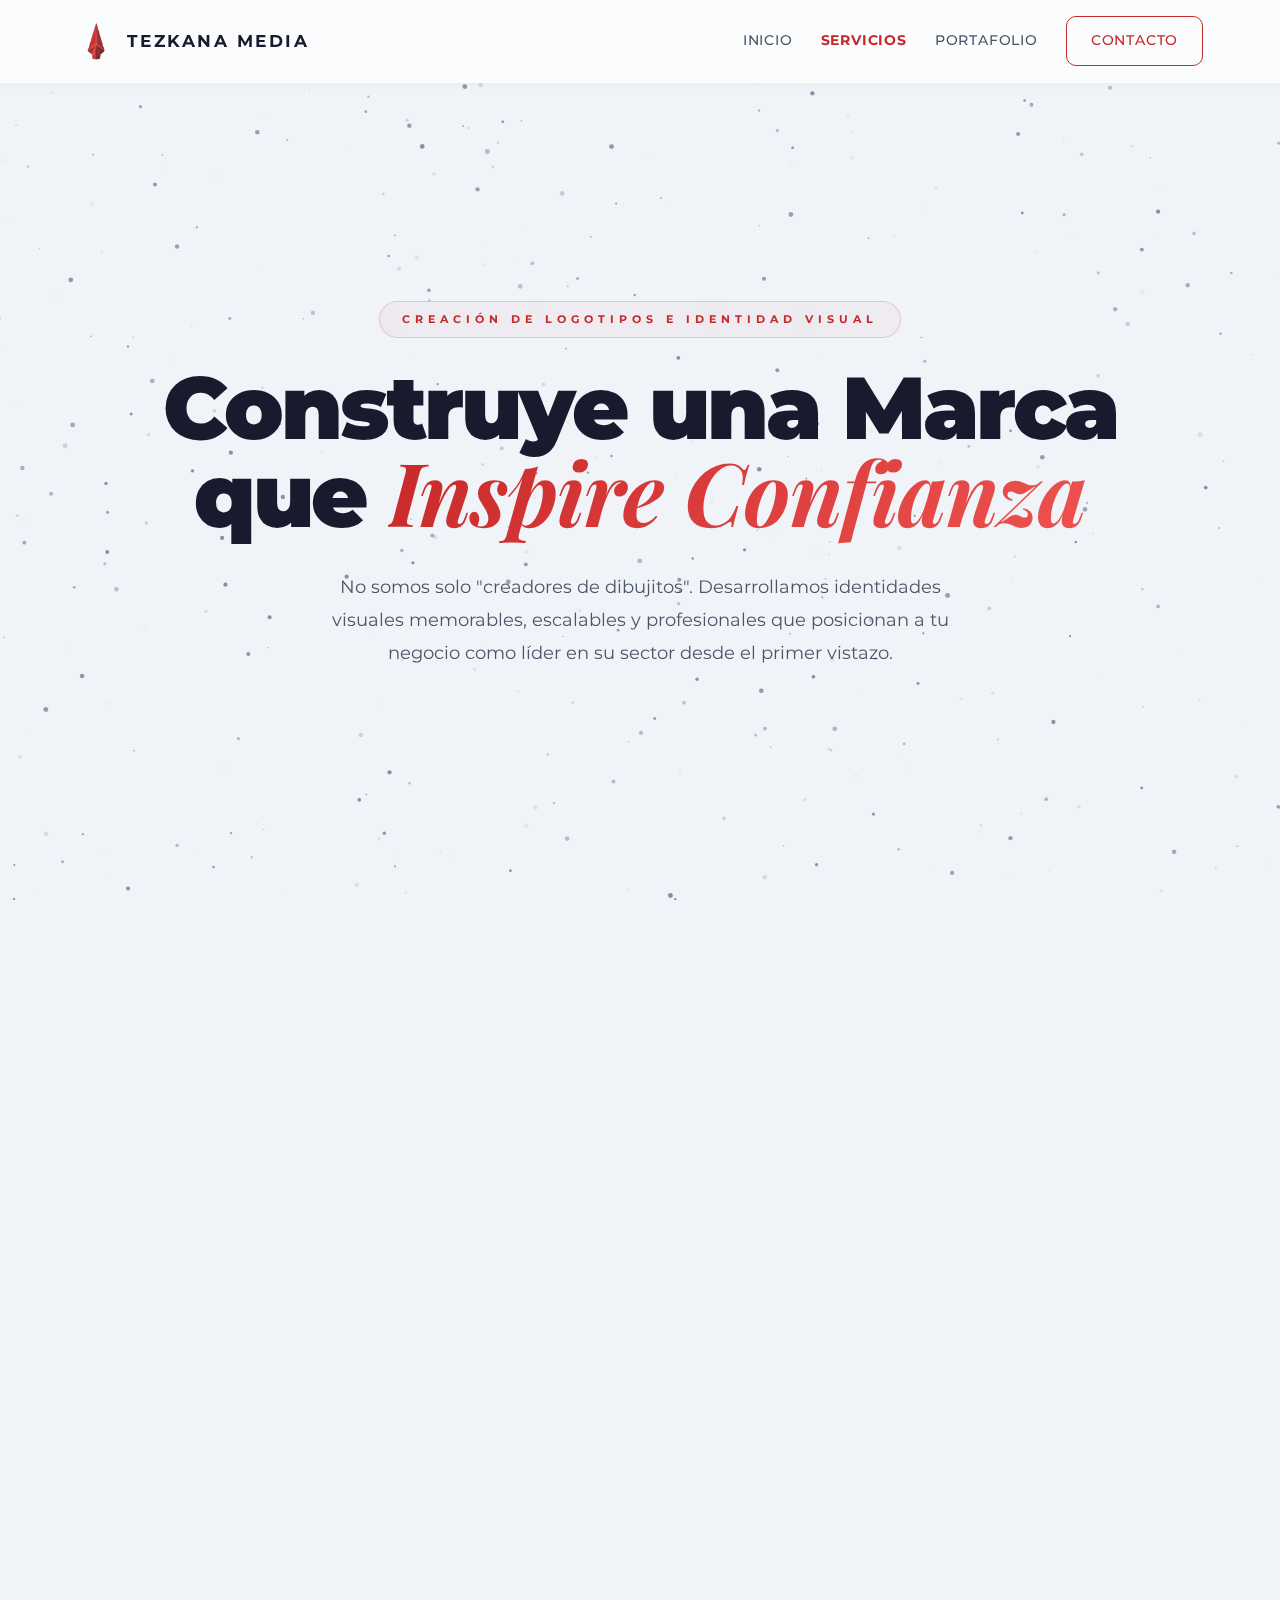
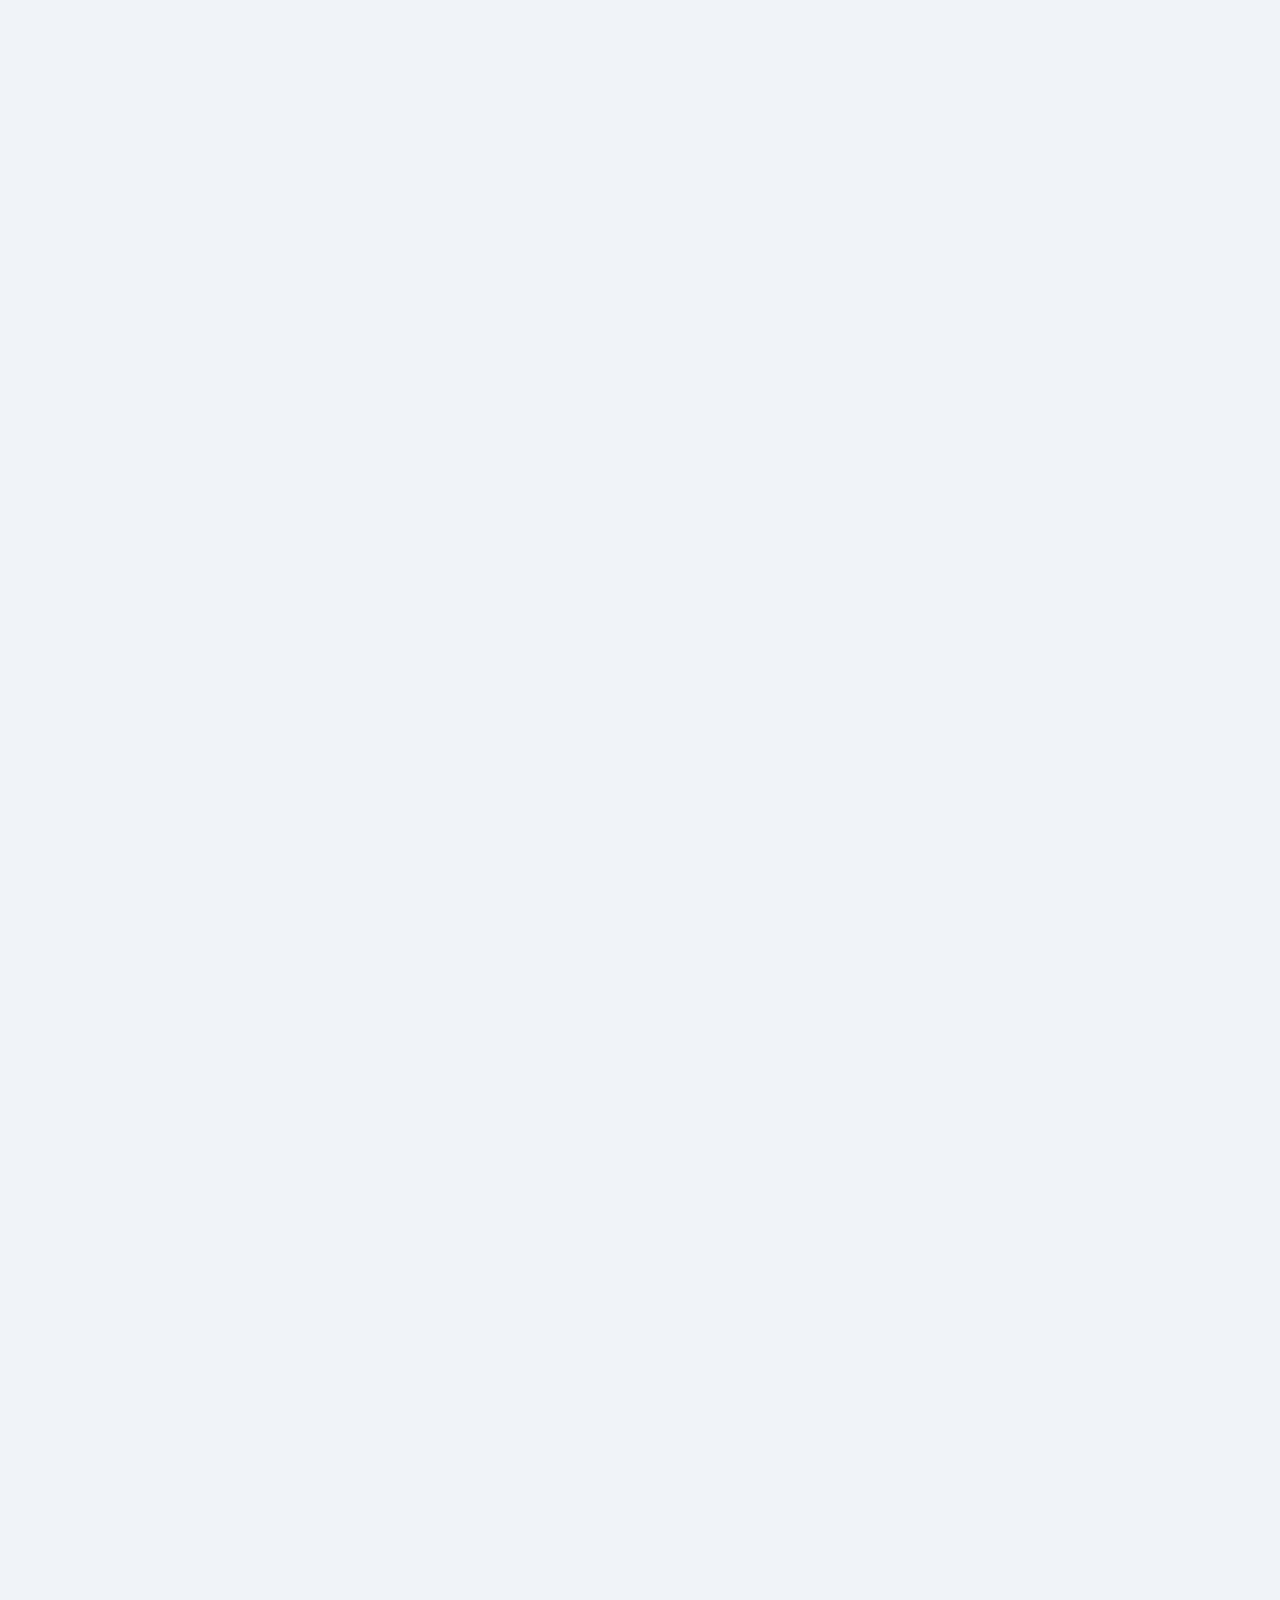
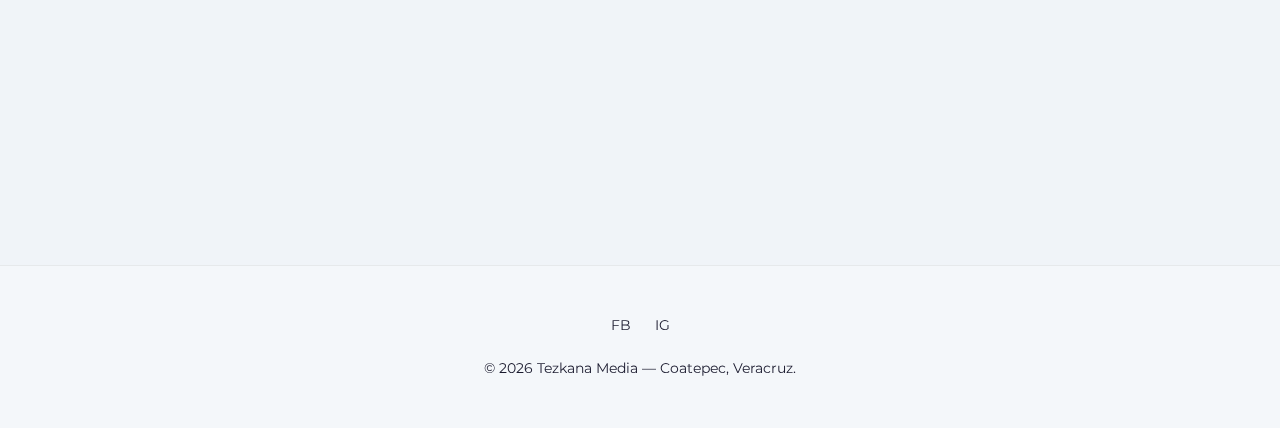
<file: identidad-visual.html>
<!DOCTYPE html>
<html lang="es">

<head>
    <meta charset="UTF-8">
    <meta name="viewport" content="width=device-width, initial-scale=1.0">
    <title>Creación de Logotipos e Identidad Visual | Tezkana Media</title>

    <meta name="description"
        content="Construye una marca que inspire confianza. Diseño de logotipos, manual de marca e identidad visual. Paquetes desde $1,000 MXN.">
    <meta name="keywords" content="diseño de logotipos, identidad visual, branding, manual de marca, diseño gráfico, agencia digital, Veracruz, Coatepec">
    <meta name="author" content="Tezkana Media">
    <link rel="canonical" href="https://tezkana.com/identidad-visual.html">

    <meta property="og:type" content="website">
    <meta property="og:url" content="https://tezkana.com/identidad-visual.html">
    <meta property="og:title" content="Logotipos e Identidad Visual | Tezkana Media">
    <meta property="og:description"
        content="Desarrollamos identidades visuales memorables y profesionales que posicionan a tu negocio como líder en su sector.">
    <meta property="og:image" content="https://tezkana.com/logo.png">

    <link rel="icon" type="image/png" href="favicon.png">

    <link rel="preconnect" href="https://fonts.googleapis.com">
    <link rel="preconnect" href="https://fonts.gstatic.com" crossorigin>
    <link
        href="https://fonts.googleapis.com/css2?family=Montserrat:wght@300;400;500;600;700;800;900&family=Playfair+Display:ital,wght@0,400;0,700;1,400;1,700&family=Fira+Code:wght@400&family=Orbitron:wght@500&display=swap"
        rel="stylesheet">

    <style>
        /* ========================================
           PREMIUM DESIGN SYSTEM — VANGUARD EDITION
           ======================================== */

        :root {
            --primary: #C62828;
            --primary-light: #EF5350;
            --primary-dark: #8E0000;
            --accent: #FF6F00;
            --bg: #f0f4f8;
            --glass: rgba(255, 255, 255, 0.55);
            --glass-hover: rgba(255, 255, 255, 0.78);
            --glass-border: rgba(255, 255, 255, 0.35);
            --glass-border-hover: rgba(211, 47, 47, 0.4);
            --text: #1a1a2e;
            --text-muted: #4a5568;
            --text-light: #718096;
            --shadow-sm: 0 4px 16px rgba(0, 0, 0, 0.04);
            --shadow-md: 0 8px 40px rgba(0, 0, 0, 0.07);
            --shadow-lg: 0 20px 60px rgba(0, 0, 0, 0.12);
            --shadow-xl: 0 32px 80px rgba(0, 0, 0, 0.16);
            --shadow-glow: 0 0 30px rgba(198, 40, 40, 0.2);
            --shadow-glow-intense: 0 0 50px rgba(198, 40, 40, 0.3), 0 0 100px rgba(198, 40, 40, 0.1);
            --radius: 20px;
            --radius-sm: 10px;
            --radius-lg: 28px;
            --transition: 0.4s cubic-bezier(0.4, 0, 0.2, 1);
            --transition-slow: 0.6s cubic-bezier(0.4, 0, 0.2, 1);
        }

        * { box-sizing: border-box; margin: 0; padding: 0; }
        html { scroll-behavior: smooth; overflow-x: hidden; }
        body {
            font-family: 'Montserrat', sans-serif;
            background-color: var(--bg);
            color: var(--text);
            line-height: 1.7;
            overflow-x: hidden;
            -webkit-font-smoothing: antialiased;
        }
        a { text-decoration: none; color: var(--text); transition: var(--transition); }
        ul { list-style: none; }

        /* ===== CANVAS ===== */
        #nebula-bg { position: fixed; top: 0; left: 0; width: 100%; height: 100%; z-index: -1; pointer-events: none; }

        /* ===== NAVBAR ===== */
        nav {
            display: flex; justify-content: space-between; align-items: center;
            padding: 16px 6%; background: rgba(255, 255, 255, 0.72);
            backdrop-filter: blur(20px) saturate(180%); -webkit-backdrop-filter: blur(20px) saturate(180%);
            position: sticky; top: 0; z-index: 1000;
            border-bottom: 1px solid rgba(255, 255, 255, 0.4);
            box-shadow: 0 1px 12px rgba(0, 0, 0, 0.04);
        }
        .logo { display: flex; align-items: center; gap: 12px; }
        .logo img { height: 38px; }
        .logo span { font-weight: 700; font-size: 1.05rem; letter-spacing: 2.5px; text-transform: uppercase; }
        .nav-links { display: flex; align-items: center; gap: 28px; }
        .nav-links a { font-size: 0.88rem; font-weight: 500; letter-spacing: 0.8px; text-transform: uppercase; color: var(--text-muted); position: relative; }
        .nav-links a:not(.btn-nav)::after { content: ''; position: absolute; bottom: -4px; left: 0; width: 0; height: 2px; background: var(--primary); transition: width var(--transition); }
        .nav-links a:not(.btn-nav):hover::after { width: 100%; }
        .nav-links a:hover { color: var(--text); }
        .nav-links a.active-link { color: var(--primary); font-weight: 700; }
        .btn-nav { border: 1.5px solid var(--primary); padding: 12px 24px; min-height: 44px; border-radius: var(--radius-sm); color: var(--primary) !important; font-weight: 600; }
        .btn-nav:hover { background: var(--primary); color: #fff !important; transform: translateY(-1px); box-shadow: var(--shadow-glow); }
        .menu-toggle { display: none; background: none; border: none; cursor: pointer; padding: 10px; z-index: 1001; }
        .hamburger { display: block; width: 24px; height: 2px; background-color: var(--text); position: relative; transition: var(--transition); }
        .hamburger::before, .hamburger::after { content: ''; position: absolute; width: 24px; height: 2px; background-color: var(--text); transition: var(--transition); }
        .hamburger::before { top: -7px; } .hamburger::after { top: 7px; }
        .menu-toggle.active .hamburger { background-color: transparent; }
        .menu-toggle.active .hamburger::before { transform: rotate(45deg); top: 0; }
        .menu-toggle.active .hamburger::after { transform: rotate(-45deg); top: 0; }

        /* ===== SECTIONS ===== */
        section { padding: 100px 6%; max-width: 1200px; margin: 0 auto; }
        .section-label { display: block; font-size: 0.72rem; font-weight: 700; letter-spacing: 4px; text-transform: uppercase; color: var(--primary); margin-bottom: 12px; text-align: center; }
        h2 { font-size: 2.6rem; font-weight: 800; margin-bottom: 16px; text-align: center; letter-spacing: -0.5px; line-height: 1.2; }
        h2 span { background: linear-gradient(135deg, var(--primary), var(--primary-light)); -webkit-background-clip: text; -webkit-text-fill-color: transparent; }
        .section-subtitle { text-align: center; color: var(--text-muted); font-size: 1.05rem; max-width: 600px; margin: 0 auto 60px; font-weight: 400; line-height: 1.7; }

        /* ===== HERO ===== */
        .hero { min-height: 85vh; display: flex; flex-direction: column; justify-content: center; align-items: center; text-align: center; padding: 140px 6% 100px; position: relative; overflow: hidden; }
        .hero-header { max-width: 960px; }
        .hero-label { display: inline-block; font-size: 0.68rem; font-weight: 700; letter-spacing: 5px; text-transform: uppercase; color: var(--primary); margin-bottom: 28px; padding: 8px 22px; border: 1px solid rgba(198, 40, 40, 0.2); border-radius: 50px; background: rgba(198, 40, 40, 0.04); backdrop-filter: blur(8px); }
        .hero h1 { font-size: clamp(3.2rem, 7vw, 5.5rem); font-weight: 900; line-height: 0.95; margin-bottom: 32px; letter-spacing: -3px; }
        .hero h1 em { font-family: 'Playfair Display', serif; font-style: italic; font-weight: 700; background: linear-gradient(135deg, var(--primary), var(--primary-light)); -webkit-background-clip: text; -webkit-text-fill-color: transparent; letter-spacing: -1px; }
        .hero p { font-size: 1.15rem; color: var(--text-muted); margin: 0 auto; max-width: 650px; line-height: 1.8; }

        /* ===== BUTTONS ===== */
        .btn-main { display: inline-block; background: linear-gradient(135deg, var(--primary), var(--primary-light)); color: #fff; padding: 16px 36px; min-height: 48px; font-size: 0.9rem; border-radius: var(--radius-sm); font-weight: 700; text-transform: uppercase; letter-spacing: 1px; border: none; cursor: pointer; transition: var(--transition); box-shadow: 0 4px 20px rgba(198, 40, 40, 0.3); position: relative; overflow: hidden; }
        .btn-main::before { content: ''; position: absolute; top: 0; left: -100%; width: 100%; height: 100%; background: linear-gradient(90deg, transparent, rgba(255, 255, 255, 0.25), transparent); transition: left 0.6s ease; }
        .btn-main:hover::before { left: 100%; }
        .btn-main:hover { transform: translateY(-3px) scale(1.02); box-shadow: 0 12px 36px rgba(198, 40, 40, 0.4); color: #fff; }
        .btn-outline { display: inline-block; border: 1.5px solid var(--primary); padding: 14px 28px; border-radius: var(--radius-sm); color: var(--primary); font-weight: 700; font-size: 0.85rem; text-transform: uppercase; letter-spacing: 0.8px; transition: var(--transition); background: transparent; }
        .btn-outline:hover { background: var(--primary); color: #fff; transform: translateY(-2px); box-shadow: var(--shadow-glow); }

        /* ===== BENTO BOX ===== */
        .bento-section { padding: 100px 6%; max-width: 1280px; margin: 0 auto; }
        .bento-grid { display: grid; grid-template-columns: 1fr 1.6fr; gap: 20px; max-width: 1200px; margin: 0 auto; }
        
        .bento-card { background: var(--glass); backdrop-filter: blur(18px) saturate(160%); -webkit-backdrop-filter: blur(18px) saturate(160%); border: 1px solid var(--glass-border); border-radius: var(--radius-lg); transition: var(--transition); box-shadow: var(--shadow-md); position: relative; overflow: hidden; }
        .bento-card::before { content: ''; position: absolute; inset: 0; border-radius: var(--radius-lg); border: 1px solid transparent; background: linear-gradient(135deg, rgba(255, 255, 255, 0.1), rgba(198, 40, 40, 0)) border-box; -webkit-mask: linear-gradient(#fff 0 0) padding-box, linear-gradient(#fff 0 0); -webkit-mask-composite: xor; mask-composite: exclude; pointer-events: none; opacity: 0; transition: opacity var(--transition-slow); }
        .bento-card:hover::before { opacity: 1; }
        .bento-card:hover { border-color: var(--glass-border-hover); box-shadow: var(--shadow-xl), var(--shadow-glow); transform: translateY(-4px); }

        /* Compact cards */
        .bento-compact { padding: 36px 32px; display: flex; flex-direction: column; }
        .bento-compact .card-tier { font-size: 0.68rem; font-weight: 700; letter-spacing: 3px; text-transform: uppercase; color: var(--text-light); margin-bottom: 8px; }
        .bento-compact .card-title { font-size: 1.4rem; font-weight: 800; margin-bottom: 4px; letter-spacing: -0.3px; }
        .bento-compact .card-price { font-size: 2rem; font-weight: 900; color: var(--primary); letter-spacing: -1px; margin-bottom: 4px; line-height: 1.1; }
        .bento-compact .card-freq { font-size: 0.78rem; color: var(--text-light); margin-bottom: 20px; }
        .bento-compact .card-features { margin-bottom: 24px; flex-grow: 1; max-height: 0; overflow: hidden; transition: max-height var(--transition-slow), margin var(--transition-slow); margin-bottom: 0; }
        .bento-compact:hover .card-features { max-height: 400px; margin-bottom: 24px; }
        .bento-compact .card-features li { font-size: 0.85rem; color: var(--text-muted); padding: 6px 0; display: flex; align-items: center; gap: 10px; border-bottom: 1px solid rgba(0, 0, 0, 0.04); }
        .bento-compact .card-features li::before { content: '✓'; color: var(--primary); font-weight: 700; font-size: 0.8rem; flex-shrink: 0; }
        .bento-compact .card-features li:last-child { border-bottom: none; }
        .bento-compact .card-cta { margin-top: auto; }
        .bento-compact .expand-hint { font-size: 0.72rem; color: var(--text-light); text-align: center; margin-bottom: 16px; transition: opacity var(--transition); letter-spacing: 0.5px; }
        .bento-compact:hover .expand-hint { opacity: 0; }

        /* Hero card */
        .bento-hero-card { grid-row: 1 / 3; grid-column: 2; padding: 0; display: flex; flex-direction: column; background: linear-gradient(160deg, rgba(255, 255, 255, 0.65), rgba(255, 255, 255, 0.45)); border: 1px solid rgba(198, 40, 40, 0.15); }
        .bento-hero-card:hover { border-color: rgba(198, 40, 40, 0.35); box-shadow: var(--shadow-xl), var(--shadow-glow-intense); }
        .bento-hero-top { padding: 48px 44px 36px; position: relative; }
        .bento-hero-badge { display: inline-flex; align-items: center; gap: 6px; background: linear-gradient(135deg, var(--primary), var(--primary-light)); color: #fff; font-size: 0.62rem; font-weight: 800; letter-spacing: 2.5px; text-transform: uppercase; padding: 6px 16px; border-radius: 50px; margin-bottom: 20px; }
        .bento-hero-top .card-tier { font-size: 0.72rem; font-weight: 700; letter-spacing: 3px; text-transform: uppercase; color: var(--text-light); margin-bottom: 8px; }
        .bento-hero-top .card-title { font-size: 2rem; font-weight: 900; letter-spacing: -0.5px; margin-bottom: 4px; }
        .bento-hero-pricing { display: flex; align-items: baseline; gap: 8px; margin-bottom: 8px; }
        .bento-hero-pricing .card-price { font-size: 3rem; font-weight: 900; color: var(--primary); letter-spacing: -2px; line-height: 1; }
        .bento-hero-pricing .card-freq { font-size: 0.85rem; color: var(--text-light); }
        .bento-hero-desc { font-size: 0.95rem; color: var(--text-muted); line-height: 1.6; font-style: italic; margin-top: 4px; }
        .bento-hero-bottom { padding: 0 44px 44px; display: flex; gap: 36px; flex-grow: 1; }
        .bento-hero-features { flex: 1; }
        .bento-hero-features .features-label { font-size: 0.68rem; font-weight: 700; letter-spacing: 2px; text-transform: uppercase; color: var(--text-light); margin-bottom: 16px; padding-bottom: 8px; border-bottom: 1px solid rgba(0, 0, 0, 0.06); }
        .bento-hero-features ul li { font-size: 0.9rem; color: var(--text-muted); padding: 8px 0; display: flex; align-items: center; gap: 10px; transition: var(--transition); }
        .bento-hero-features ul li::before { content: '✓'; color: var(--primary); font-weight: 700; font-size: 0.85rem; flex-shrink: 0; width: 20px; height: 20px; display: flex; align-items: center; justify-content: center; background: rgba(198, 40, 40, 0.06); border-radius: 50%; }
        .bento-hero-card:hover .bento-hero-features ul li { transform: translateX(4px); }
        .bento-hero-divider { width: 1px; background: linear-gradient(to bottom, transparent, rgba(0, 0, 0, 0.08), transparent); }
        .bento-hero-action { display: flex; flex-direction: column; justify-content: space-between; min-width: 200px; }
        .bento-hero-action .action-highlight { font-size: 0.85rem; color: var(--text-muted); line-height: 1.6; margin-bottom: 24px; }
        .bento-hero-action .action-highlight strong { color: var(--primary); }
        .bento-hero-action .btn-main { width: 100%; text-align: center; padding: 18px 32px; font-size: 0.95rem; }
        .bento-hero-action .guarantee { font-size: 0.72rem; color: var(--text-light); text-align: center; margin-top: 12px; letter-spacing: 0.3px; }

        /* Élite Full Width Card (Custom para esta página) */
        .bento-elite-card {
            grid-column: 1 / -1;
            padding: 44px 56px;
            display: flex;
            align-items: center;
            gap: 48px;
            background: linear-gradient(135deg, rgba(255, 255, 255, 0.8), rgba(255, 255, 255, 0.4));
            border: 1px solid rgba(255, 111, 0, 0.3); /* Acento naranja */
        }
        .bento-elite-card:hover {
            border-color: var(--accent);
            box-shadow: var(--shadow-xl), 0 0 50px rgba(255, 111, 0, 0.15);
        }
        .bento-elite-left { flex: 1; }
        .bento-elite-badge { display: inline-block; font-size: 0.7rem; font-weight: 800; letter-spacing: 2px; text-transform: uppercase; color: var(--accent); margin-bottom: 8px; }
        .bento-elite-card .card-title { font-size: 2.2rem; font-weight: 900; margin-bottom: 8px; }
        .bento-elite-card .card-price { font-size: 2.5rem; font-weight: 900; color: var(--text); letter-spacing: -1px; }
        .bento-elite-card .card-price span { font-size: 1rem; color: var(--text-muted); font-weight: 400; letter-spacing: 0; }
        .bento-elite-right { flex: 1.5; display: flex; flex-direction: column; gap: 24px; }
        .bento-elite-features { display: grid; grid-template-columns: 1fr 1fr; gap: 12px 24px; }
        .bento-elite-features li { font-size: 0.9rem; color: var(--text-muted); display: flex; align-items: flex-start; gap: 10px; }
        .bento-elite-features li::before { content: '✦'; color: var(--accent); font-weight: 700; font-size: 1rem; }
        .bento-elite-card .btn-main { background: linear-gradient(135deg, var(--accent), #FF8F00); box-shadow: 0 4px 20px rgba(255, 111, 0, 0.3); align-self: flex-start; }
        .bento-elite-card .btn-main:hover { box-shadow: 0 12px 36px rgba(255, 111, 0, 0.4); }

        /* ===== CONTACT & CTA ===== */
        .cta-banner { text-align: center; max-width: 700px; margin: 0 auto; }
        .cta-banner h2 { font-size: 2.2rem; margin-bottom: 16px; }
        .btn-whatsapp { display: inline-flex; align-items: center; gap: 8px; background: linear-gradient(135deg, #25D366, #128C7E); color: #fff; padding: 16px 28px; border-radius: var(--radius-sm); font-weight: 700; transition: var(--transition); box-shadow: 0 4px 16px rgba(37, 211, 102, 0.25); }
        .btn-whatsapp:hover { transform: translateY(-2px); box-shadow: 0 8px 24px rgba(37, 211, 102, 0.35); color: #fff; }
        .contact-container { display: flex; flex-wrap: wrap; gap: 40px; justify-content: center; }
        .contact-form { flex: 1; width: 100%; background: var(--glass); padding: 44px; border-radius: var(--radius-lg); border: 1px solid var(--glass-border); box-shadow: var(--shadow-md); }
        .form-group { margin-bottom: 24px; }
        .form-group label { display: block; margin-bottom: 6px; font-weight: 600; font-size: 0.85rem; }
        .form-group input, .form-group select { width: 100%; padding: 14px 18px; border: 1.5px solid rgba(0, 0, 0, 0.06); border-radius: var(--radius-sm); font-family: inherit; transition: var(--transition); }
        .form-group input:focus, .form-group select:focus { outline: none; border-color: var(--primary); }
        .contact-info { flex: 1; display: flex; flex-direction: column; justify-content: center; padding: 20px 0; }
        .contact-info h3 { font-family: 'Playfair Display', serif; font-size: 1.8rem; margin-bottom: 12px; }
        
        /* ===== FOOTER ===== */
        footer { text-align: center; padding: 48px 6%; border-top: 1px solid rgba(0,0,0,0.06); font-size: 0.85rem; background: rgba(255,255,255,0.3); }
        .footer-social { display: flex; justify-content: center; gap: 24px; margin-bottom: 20px; }
        .footer-social a:hover { transform: scale(1.2) translateY(-2px); }

        /* ===== ANIMATIONS ===== */
        .reveal { opacity: 0; transform: translateY(32px); transition: all 0.7s cubic-bezier(0.4, 0, 0.2, 1); }
        .reveal.visible { opacity: 1; transform: translateY(0); }
        .reveal-delay-1 { transition-delay: 0.1s; } .reveal-delay-2 { transition-delay: 0.2s; } .reveal-delay-3 { transition-delay: 0.3s; }

        /* ===== RESPONSIVE ===== */
        @media (max-width: 1024px) {
            .bento-grid { grid-template-columns: 1fr 1fr; }
            .bento-hero-card { grid-column: 1 / -1; grid-row: auto; }
            .bento-elite-features { grid-template-columns: 1fr; }
        }
        @media (max-width: 768px) {
            .nav-links { position: fixed; top: 0; right: -100%; width: 75%; height: 100vh; background: rgba(255,255,255,0.97); flex-direction: column; justify-content: center; transition: right 0.35s; }
            .nav-links.active { right: 0; }
            .menu-toggle { display: block; }
            .bento-grid { grid-template-columns: 1fr; }
            .bento-hero-bottom { flex-direction: column; }
            .bento-hero-divider { width: 100%; height: 1px; }
            .bento-elite-card { flex-direction: column; padding: 36px 24px; gap: 28px; }
            .contact-container { flex-direction: column; }
            .bento-compact .expand-hint { display: none; }
            .bento-compact .card-features { max-height: none; margin-bottom: 24px; }
        }
        @media (max-width: 480px) {
            .hero h1 { font-size: 2.2rem; }
            section { padding: 56px 4%; }
        }
    </style>
</head>

<body>

    <canvas id="nebula-bg"></canvas>

    <nav>
        <a href="index.html" class="logo">
            <img src="logo-new.png" alt="Tezkana Logo">
            <span>TEZKANA MEDIA</span>
        </a>

        <button class="menu-toggle" aria-label="Abrir menú de navegación">
            <span class="hamburger"></span>
        </button>

        <div class="nav-links">
            <a href="index.html">Inicio</a>
            <a href="index.html#servicios" class="active-link">Servicios</a>
            <a href="index.html#portafolio">Portafolio</a>
            <a href="#contacto" class="btn-nav">Contacto</a>
        </div>
    </nav>

    <header class="hero">
        <div class="hero-header reveal">
            <span class="hero-label">Creación de Logotipos e Identidad Visual</span>
            <h1>Construye una Marca<br>que <em>Inspire Confianza</em></h1>
            <p>No somos solo "creadores de dibujitos". Desarrollamos identidades visuales memorables, escalables y profesionales que posicionan a tu negocio como líder en su sector desde el primer vistazo.</p>
        </div>
    </header>

    <section class="bento-section" id="paquetes">
        <span class="section-label reveal">Paquetes</span>
        <h2 class="reveal">Elige tu <span>Diseño Ideal</span></h2>
        <p class="section-subtitle reveal">Desde logotipos directos al grano hasta manuales de marca corporativos completos.</p>

        <div class="bento-grid">

            <div class="bento-card bento-compact reveal reveal-delay-1">
                <span class="card-tier">Para empezar rápido</span>
                <h3 class="card-title">Express</h3>
                <div class="card-price">$1,000</div>
                <span class="card-freq">MXN / Pago único</span>
                <p class="expand-hint">↓ Hover para ver detalles</p>
                <ul class="card-features">
                    <li>1 solo concepto de diseño directo al grano</li>
                    <li>1 ronda de cambios menores (color/tipografía)</li>
                    <li>Archivos PNG con fondo transparente</li>
                    <li>Archivos JPG en alta resolución</li>
                </ul>
                <div class="card-cta">
                    <a href="#contacto" class="btn-outline" style="width:100%;text-align:center;">Solicitar Express</a>
                </div>
            </div>

            <div class="bento-card bento-compact reveal reveal-delay-2">
                <span class="card-tier">Diseño de Logotipo</span>
                <h3 class="card-title">Básico</h3>
                <div class="card-price">$2,000</div>
                <span class="card-freq">MXN / Pago único</span>
                <p class="expand-hint">↓ Hover para ver detalles</p>
                <ul class="card-features">
                    <li>2 conceptos iniciales de diseño</li>
                    <li>Hasta 2 rondas de cambios sobre el elegido</li>
                    <li>Logo en alta resolución (PNG/JPG)</li>
                    <li>Versiones en positivo / negativo</li>
                    <li>Archivo fuente vectorizado listo para imprenta</li>
                </ul>
                <div class="card-cta">
                    <a href="#contacto" class="btn-outline" style="width:100%;text-align:center;">Solicitar Básico</a>
                </div>
            </div>

            <div class="bento-card bento-hero-card reveal reveal-delay-3">
                <div class="bento-hero-top">
                    <span class="bento-hero-badge">⚡ Más Popular</span>
                    <span class="card-tier">Identidad Visual Estándar</span>
                    <h3 class="card-title">Profesional</h3>
                    <div class="bento-hero-pricing">
                        <span class="card-price">$4,000</span>
                        <span class="card-freq">MXN / Pago único</span>
                    </div>
                    <p class="bento-hero-desc">El paquete perfecto para negocios que necesitan una presencia sólida y coherente en todos sus canales.</p>
                </div>
                <div class="bento-hero-bottom">
                    <div class="bento-hero-features">
                        <p class="features-label">Todo incluido</p>
                        <ul>
                            <li><strong>Todo lo del paquete Básico</strong></li>
                            <li>3 conceptos iniciales y 3 rondas de cambios</li>
                            <li>Creación de paleta de colores corporativos</li>
                            <li>Selección de tipografías oficiales</li>
                            <li>Adaptación de perfil para redes sociales</li>
                            <li>Diseño de marcas de agua para tus fotos</li>
                        </ul>
                    </div>
                    <div class="bento-hero-divider"></div>
                    <div class="bento-hero-action">
                        <div>
                            <p class="action-highlight">
                                Ideal para negocios que buscan <strong>formalidad y profesionalismo</strong> para diferenciarse de su competencia local.
                            </p>
                        </div>
                        <div>
                            <a href="#contacto" class="btn-main">Elegir Profesional</a>
                            <p class="guarantee">✦ Entregables de alta calidad y archivos fuente</p>
                        </div>
                    </div>
                </div>
            </div>

            <div class="bento-card bento-elite-card reveal reveal-delay-1">
                <div class="bento-elite-left">
                    <span class="bento-elite-badge">💎 Experiencia Corporativa</span>
                    <h3 class="card-title">Élite - Manual de Marca</h3>
                    <div class="card-price">$8,500 <span>MXN / Pago único</span></div>
                    <p style="color: var(--text-muted); margin-top: 12px; font-size: 0.95rem;">
                        Branding integral y rondas de cambios ilimitadas hasta que estés 100% enamorado de tu nueva imagen.
                    </p>
                </div>
                <div class="bento-elite-right">
                    <ul class="bento-elite-features">
                        <li>Todo lo del paquete Profesional</li>
                        <li>3 a 4 conceptos iniciales de diseño</li>
                        <li>Rondas de cambios ilimitadas</li>
                        <li>Manual de Identidad Corporativa (PDF)</li>
                        <li>Diseño de papelería básica</li>
                        <li>3 Mockups 3D hiperrealistas de tu logo</li>
                    </ul>
                    <a href="#contacto" class="btn-main">Agendar Consultoría Élite</a>
                </div>
            </div>

        </div>
    </section>

    <section id="contacto">
        <span class="section-label reveal">Da el Primer Paso</span>
        <h2 class="reveal">Hablemos de tu <span>Proyecto</span></h2>
        
        <div class="contact-container">
            <div class="contact-form reveal">
                <form id="contact-form">
                    <div class="form-group">
                        <label for="nombre">Nombre</label>
                        <input type="text" id="nombre" name="nombre" placeholder="Tu nombre completo" required>
                    </div>
                    <div class="form-group">
                        <label for="whatsapp">WhatsApp</label>
                        <input type="tel" id="whatsapp" name="whatsapp" placeholder="10 dígitos" pattern="[0-9]{10}" required>
                    </div>
                    <div class="form-group">
                        <label for="paquete">Paquete de interés</label>
                        <select id="paquete" name="paquete" required>
                            <option value="">Selecciona un paquete</option>
                            <option value="express">Paquete Express ($1,000)</option>
                            <option value="basico">Paquete Básico ($2,000)</option>
                            <option value="profesional">Paquete Profesional ($4,000)</option>
                            <option value="elite">Paquete Élite ($8,500)</option>
                        </select>
                    </div>
                    <button type="submit" class="btn-main" style="width:100%;">
                        Solicitar Asesoría
                    </button>
                </form>
            </div>

            <div class="contact-info reveal reveal-delay-1">
                <h3>¿Listo para renovar tu imagen?</h3>
                <p>Mándanos un WhatsApp para platicar sobre la visión que tienes de tu negocio y te ayudaremos a elegir la mejor ruta de diseño.</p>
                <a href="https://wa.me/5215655425153" target="_blank" class="btn-whatsapp">
                    💬 Escríbenos por WhatsApp
                </a>
            </div>
        </div>
    </section>

    <footer>
        <div class="footer-content">
            <div class="footer-social">
                <a href="https://facebook.com/tezkana" target="_blank">FB</a>
                <a href="https://instagram.com/tezkana" target="_blank">IG</a>
            </div>
            <p>&copy; 2026 Tezkana Media — Coatepec, Veracruz.</p>
        </div>
    </footer>

    <script>
        // Menú hamburguesa
        const menuToggle = document.querySelector('.menu-toggle');
        const navLinks = document.querySelector('.nav-links');
        menuToggle.addEventListener('click', () => { navLinks.classList.toggle('active'); });

        // Scroll Reveal
        const revealObserver = new IntersectionObserver((entries) => {
            entries.forEach(entry => { if (entry.isIntersecting) entry.target.classList.add('visible'); });
        }, { threshold: 0.1, rootMargin: '0px 0px -40px 0px' });
        document.querySelectorAll('.reveal').forEach(el => revealObserver.observe(el));

        // Validación y envío a WhatsApp
        const form = document.getElementById('contact-form');
        form.addEventListener('submit', (e) => {
            e.preventDefault();
            const nombre = document.getElementById('nombre').value;
            const whatsapp = document.getElementById('whatsapp').value;
            const paquete = document.getElementById('paquete').value;
            const servicio = "Creación de Logotipos e Identidad Visual";

            const mensaje = encodeURIComponent(
                `¡Hola! Soy ${nombre}.\n\nMe interesa el servicio de: ${servicio}\nPaquete: ${paquete}\n\nMi WhatsApp es: ${whatsapp}`
            );
            window.open(`https://wa.me/5215655425153?text=${mensaje}`, '_blank');
        });

        // Background animado
        (function () {
            const canvas = document.getElementById('nebula-bg');
            const ctx = canvas.getContext('2d');
            let w, h, time = 0;
            const stars = [];
            function resize() { w = canvas.width = window.innerWidth; h = canvas.height = window.innerHeight; stars.length = 0; for(let i=0; i<(w<768?150:450); i++) stars.push({x: Math.random()*w, y: Math.random()*h, r: Math.random()*2+0.5, vx: Math.random()*0.3+0.1, vy: Math.random()*-0.1, tw: Math.random()*0.04+0.02, ph: Math.random()*Math.PI*2}); }
            window.addEventListener('resize', resize); resize();
            function animate() {
                time++; ctx.fillStyle = '#f0f4f8'; ctx.fillRect(0, 0, w, h);
                stars.forEach(s => {
                    s.x += s.vx; s.y += s.vy;
                    if(s.x > w) s.x = 0; if(s.y < 0) s.y = h;
                    let a = 0.5 * (0.5 + Math.sin(time*s.tw + s.ph)*0.5);
                    ctx.beginPath(); ctx.arc(s.x, s.y, s.r, 0, Math.PI*2);
                    ctx.fillStyle = `rgba(30,40,90,${a})`; ctx.fill();
                });
                requestAnimationFrame(animate);
            }
            animate();
        })();
    </script>
</body>
</html>
</file>
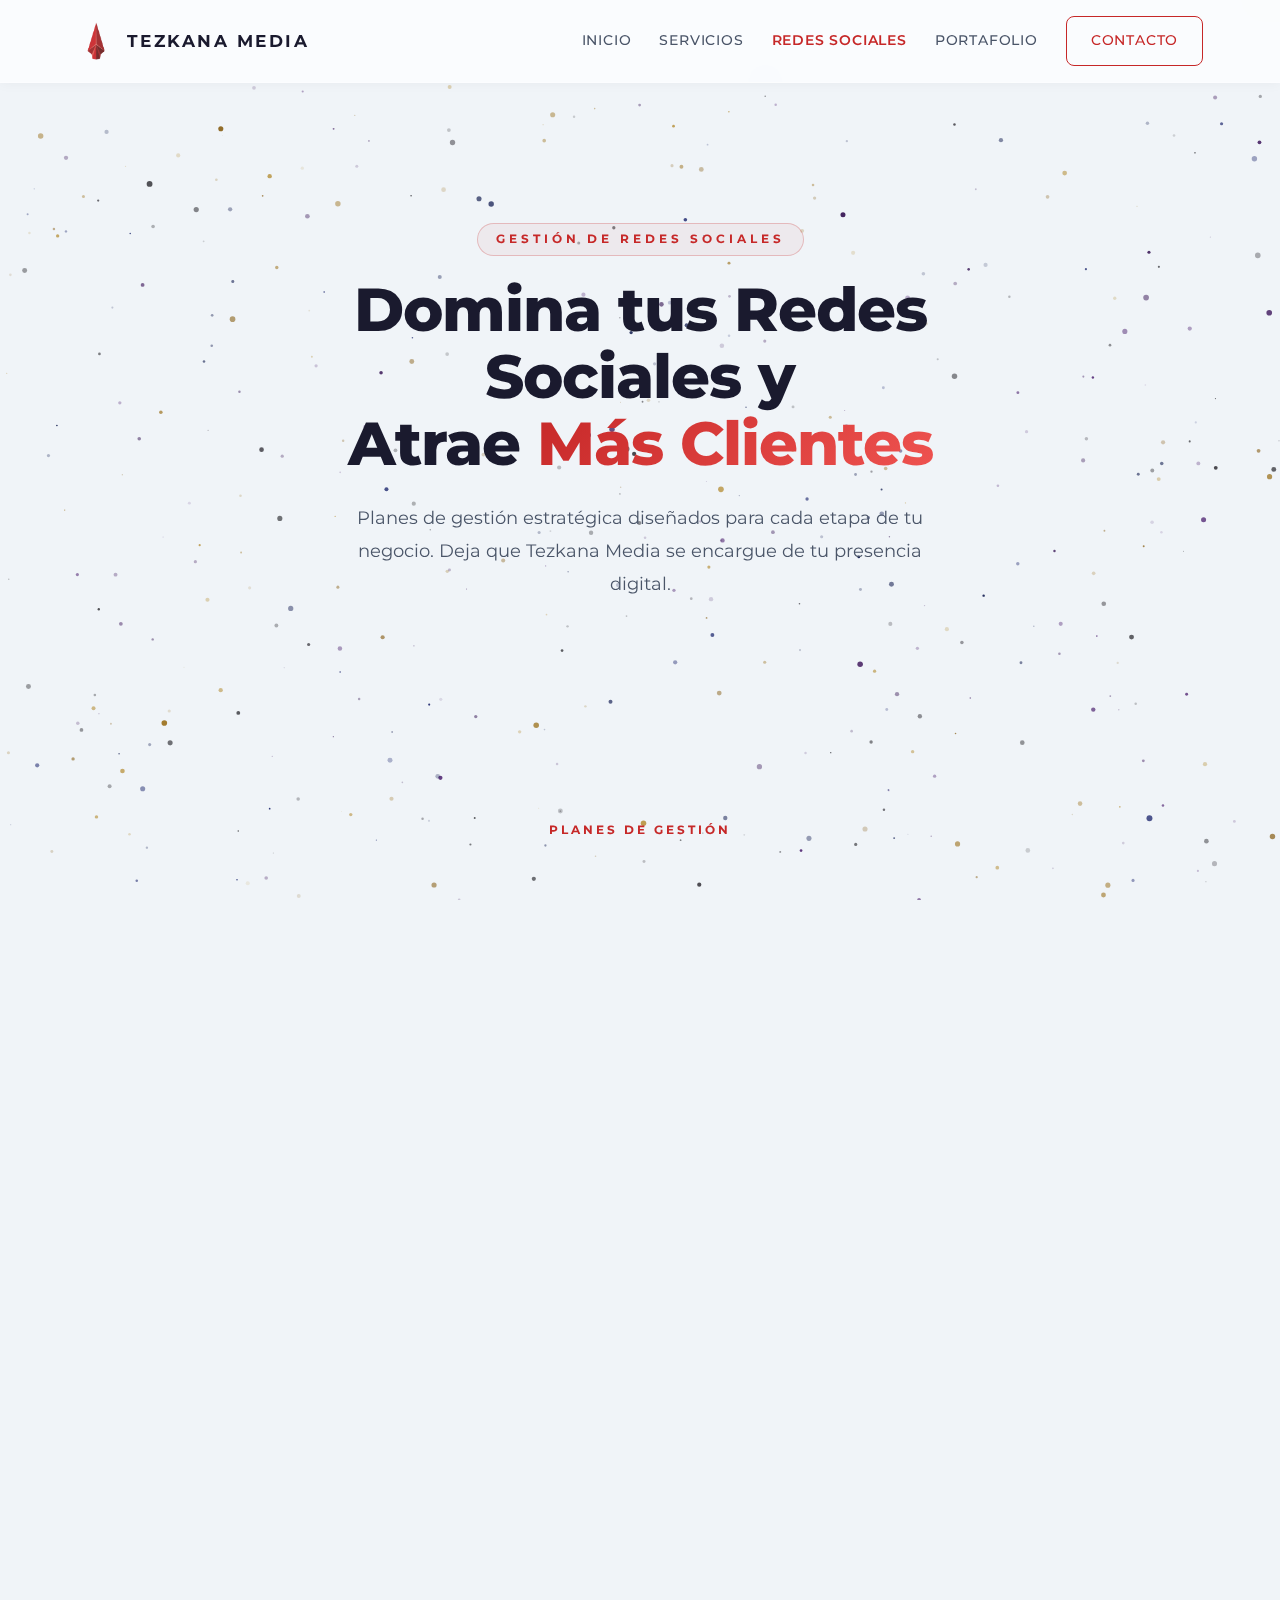
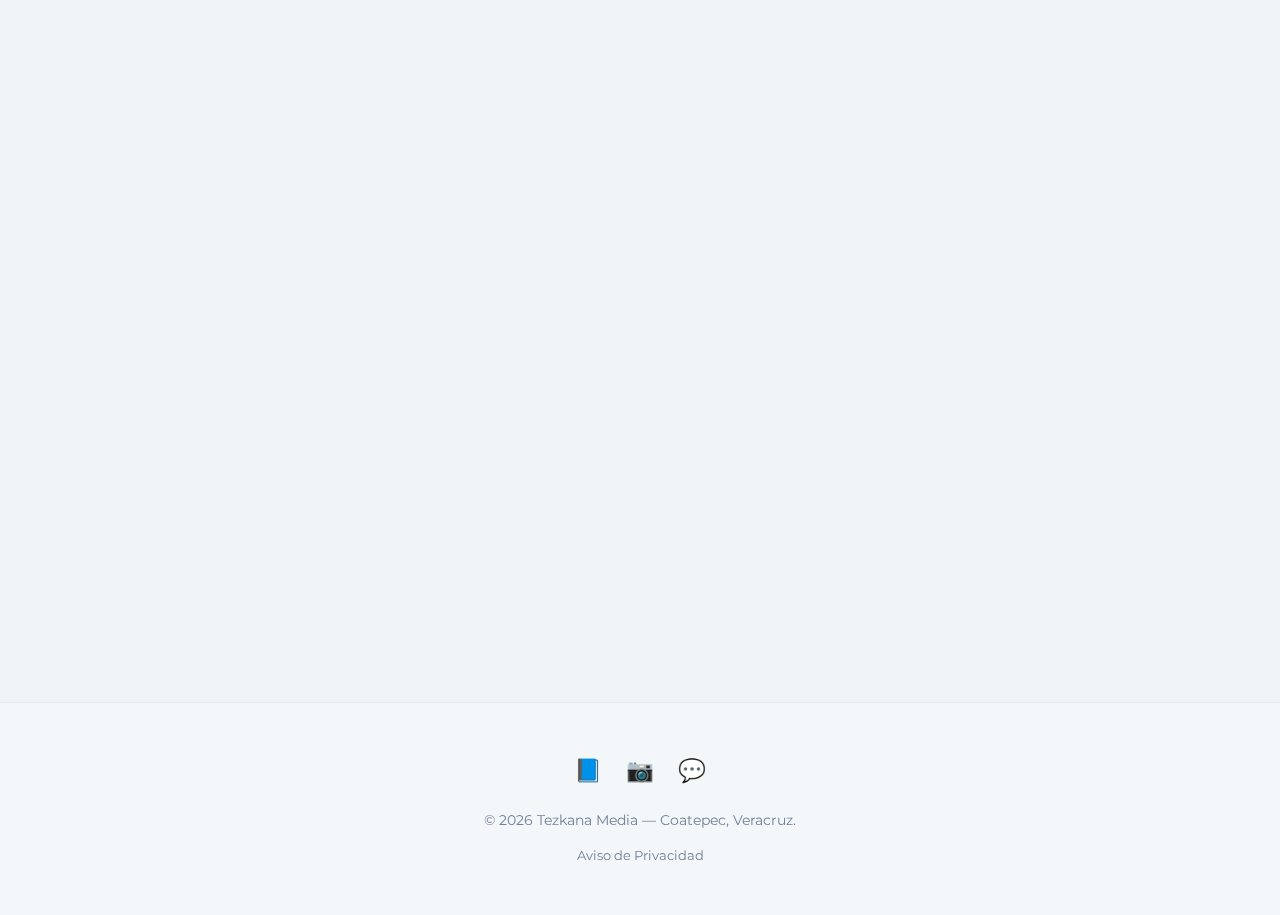
<file: redes-sociales.html>
<!DOCTYPE html>
<html lang="es">

<head>
    <meta charset="UTF-8">
    <meta name="viewport" content="width=device-width, initial-scale=1.0">
    <title>Gestión de Redes Sociales | Tezkana Media</title>

    <!-- SEO Meta Tags -->
    <meta name="description"
        content="Planes de gestión de redes sociales para tu negocio. Desde $1,000 MXN/mes. Diseño, copywriting, reels y estrategia digital por Tezkana Media.">
    <meta name="keywords"
        content="gestión redes sociales, community manager, marketing digital, Instagram, Facebook, Veracruz, Coatepec">
    <meta name="author" content="Tezkana Media">
    <link rel="canonical" href="https://tezkana.com/redes-sociales">

    <!-- Open Graph / Facebook -->
    <meta property="og:type" content="website">
    <meta property="og:url" content="https://tezkana.com/redes-sociales">
    <meta property="og:title" content="Gestión de Redes Sociales | Tezkana Media">
    <meta property="og:description"
        content="Planes de gestión estratégica de redes sociales diseñados para cada etapa de tu negocio.">
    <meta property="og:image" content="https://tezkana.com/logo.png">

    <!-- Favicon -->
    <link rel="icon" type="image/png" href="favicon.png">

    <!-- Google Fonts -->
    <link rel="preconnect" href="https://fonts.googleapis.com">
    <link rel="preconnect" href="https://fonts.gstatic.com" crossorigin>
    <link
        href="https://fonts.googleapis.com/css2?family=Montserrat:wght@300;400;500;600;700;800&family=Playfair+Display:ital,wght@0,400;0,700;1,400&family=Fira+Code:wght@400&family=Orbitron:wght@500&display=swap"
        rel="stylesheet">

    <style>
        /* ========================================
           PREMIUM DESIGN SYSTEM
           Clean Glassmorphism + Editorial Typography
           ======================================== */

        :root {
            --primary: #C62828;
            --primary-light: #EF5350;
            --primary-dark: #8E0000;
            --accent: #FF6F00;
            --bg: #f0f4f8;
            --glass: rgba(255, 255, 255, 0.7);
            --glass-hover: rgba(255, 255, 255, 0.88);
            --glass-border: rgba(255, 255, 255, 0.5);
            --glass-border-hover: rgba(211, 47, 47, 0.3);
            --text: #1a1a2e;
            --text-muted: #4a5568;
            --text-light: #718096;
            --shadow-sm: 0 4px 16px rgba(0, 0, 0, 0.04);
            --shadow-md: 0 8px 32px rgba(0, 0, 0, 0.06);
            --shadow-lg: 0 16px 48px rgba(0, 0, 0, 0.10);
            --shadow-glow: 0 0 20px rgba(198, 40, 40, 0.15);
            --radius: 16px;
            --radius-sm: 8px;
            --transition: 0.35s cubic-bezier(0.4, 0, 0.2, 1);
        }

        * {
            box-sizing: border-box;
            margin: 0;
            padding: 0;
        }

        html {
            scroll-behavior: smooth;
            overflow-x: hidden;
        }

        body {
            font-family: 'Montserrat', sans-serif;
            background-color: var(--bg);
            color: var(--text);
            line-height: 1.7;
            overflow-x: hidden;
            -webkit-font-smoothing: antialiased;
            -moz-osx-font-smoothing: grayscale;
        }

        a {
            text-decoration: none;
            color: var(--text);
            transition: var(--transition);
        }

        ul {
            list-style: none;
        }

        /* ===== CANVAS ===== */
        #nebula-bg {
            position: fixed;
            top: 0;
            left: 0;
            width: 100%;
            height: 100%;
            z-index: -1;
            pointer-events: none;
        }

        /* ========================================
           NAVBAR — Sticky Glass
           ======================================== */
        nav {
            display: flex;
            justify-content: space-between;
            align-items: center;
            padding: 16px 6%;
            background: rgba(255, 255, 255, 0.72);
            backdrop-filter: blur(20px) saturate(180%);
            -webkit-backdrop-filter: blur(20px) saturate(180%);
            position: sticky;
            top: 0;
            z-index: 1000;
            border-bottom: 1px solid rgba(255, 255, 255, 0.4);
            box-shadow: 0 1px 12px rgba(0, 0, 0, 0.04);
        }

        .logo {
            display: flex;
            align-items: center;
            gap: 12px;
        }

        .logo img {
            height: 38px;
        }

        .logo span {
            font-weight: 700;
            font-size: 1.05rem;
            letter-spacing: 2.5px;
            color: var(--text);
            text-transform: uppercase;
        }

        .nav-links {
            display: flex;
            align-items: center;
            gap: 28px;
        }

        .nav-links a {
            font-size: 0.88rem;
            font-weight: 500;
            letter-spacing: 0.8px;
            text-transform: uppercase;
            color: var(--text-muted);
            position: relative;
        }

        .nav-links a:not(.btn-nav)::after {
            content: '';
            position: absolute;
            bottom: -4px;
            left: 0;
            width: 0;
            height: 2px;
            background: var(--primary);
            transition: width var(--transition);
        }

        .nav-links a:not(.btn-nav):hover::after {
            width: 100%;
        }

        .nav-links a:hover {
            color: var(--text);
        }

        .nav-links a.active-link {
            color: var(--primary);
            font-weight: 600;
        }

        .btn-nav {
            border: 1.5px solid var(--primary);
            padding: 12px 24px;
            min-height: 44px;
            border-radius: var(--radius-sm);
            color: var(--primary) !important;
            font-weight: 600;
            letter-spacing: 0.5px;
        }

        .btn-nav:hover {
            background: var(--primary);
            color: #fff !important;
            transform: translateY(-1px);
            box-shadow: var(--shadow-glow);
        }

        /* ===== HAMBURGER ===== */
        .menu-toggle {
            display: none;
            background: none;
            border: none;
            cursor: pointer;
            padding: 10px;
            z-index: 1001;
        }

        .hamburger {
            display: block;
            width: 24px;
            height: 2px;
            background-color: var(--text);
            position: relative;
            transition: var(--transition);
        }

        .hamburger::before,
        .hamburger::after {
            content: '';
            position: absolute;
            width: 24px;
            height: 2px;
            background-color: var(--text);
            transition: var(--transition);
        }

        .hamburger::before {
            top: -7px;
        }

        .hamburger::after {
            top: 7px;
        }

        .menu-toggle.active .hamburger {
            background-color: transparent;
        }

        .menu-toggle.active .hamburger::before {
            transform: rotate(45deg);
            top: 0;
        }

        .menu-toggle.active .hamburger::after {
            transform: rotate(-45deg);
            top: 0;
        }

        /* ========================================
           SECTIONS — Common
           ======================================== */
        section {
            padding: 100px 6%;
            max-width: 1200px;
            margin: 0 auto;
        }

        .section-label {
            display: block;
            font-size: 0.75rem;
            font-weight: 700;
            letter-spacing: 3px;
            text-transform: uppercase;
            color: var(--primary);
            margin-bottom: 12px;
            text-align: center;
        }

        h2 {
            font-family: 'Montserrat', sans-serif;
            font-size: 2.6rem;
            font-weight: 800;
            margin-bottom: 16px;
            text-align: center;
            letter-spacing: -0.5px;
            color: var(--text);
            line-height: 1.2;
        }

        h2 span {
            background: linear-gradient(135deg, var(--primary), var(--primary-light));
            -webkit-background-clip: text;
            -webkit-text-fill-color: transparent;
            background-clip: text;
        }

        .section-subtitle {
            text-align: center;
            color: var(--text-muted);
            font-size: 1.05rem;
            max-width: 600px;
            margin: 0 auto 50px;
            font-weight: 400;
            line-height: 1.7;
        }

        /* ========================================
           HERO
           ======================================== */
        .hero {
            min-height: 70vh;
            display: flex;
            flex-direction: column;
            justify-content: center;
            align-items: center;
            text-align: center;
            background: transparent;
            padding: 140px 6% 80px;
            position: relative;
            overflow: hidden;
        }

        .hero-header {
            margin-bottom: 40px;
            max-width: 780px;
        }

        .hero-label {
            display: inline-block;
            font-size: 0.72rem;
            font-weight: 700;
            letter-spacing: 4px;
            text-transform: uppercase;
            color: var(--primary);
            margin-bottom: 20px;
            padding: 6px 18px;
            border: 1.5px solid rgba(198, 40, 40, 0.25);
            border-radius: 50px;
            background: rgba(198, 40, 40, 0.05);
        }

        .hero h1 {
            font-family: 'Montserrat', sans-serif;
            font-size: clamp(2.4rem, 5vw, 3.8rem);
            font-weight: 800;
            line-height: 1.1;
            margin-bottom: 24px;
            color: var(--text);
            letter-spacing: -1px;
        }

        .hero h1 em {
            font-style: normal;
            background: linear-gradient(135deg, var(--primary), var(--primary-light));
            -webkit-background-clip: text;
            -webkit-text-fill-color: transparent;
            background-clip: text;
        }

        .hero p {
            font-size: 1.15rem;
            color: var(--text-muted);
            margin: 0 auto;
            max-width: 600px;
            font-weight: 400;
            line-height: 1.8;
        }

        /* ========================================
           BUTTONS
           ======================================== */
        .btn-main {
            display: inline-block;
            background: linear-gradient(135deg, var(--primary), var(--primary-light));
            color: #fff;
            padding: 14px 32px;
            min-height: 48px;
            font-size: 0.9rem;
            border-radius: var(--radius-sm);
            font-weight: 700;
            text-transform: uppercase;
            letter-spacing: 1px;
            border: none;
            cursor: pointer;
            transition: var(--transition);
            box-shadow: 0 4px 16px rgba(198, 40, 40, 0.25);
            position: relative;
            overflow: hidden;
        }

        .btn-main::before {
            content: '';
            position: absolute;
            top: 0;
            left: -100%;
            width: 100%;
            height: 100%;
            background: linear-gradient(90deg, transparent, rgba(255, 255, 255, 0.2), transparent);
            transition: left 0.5s ease;
        }

        .btn-main:hover::before {
            left: 100%;
        }

        .btn-main:hover {
            transform: translateY(-2px);
            box-shadow: 0 8px 24px rgba(198, 40, 40, 0.35);
            color: #fff;
        }

        /* ========================================
           PRICING CARDS
           ======================================== */
        .pricing-grid {
            display: grid;
            grid-template-columns: repeat(2, 1fr);
            gap: 28px;
            max-width: 1100px;
            margin: 0 auto;
        }

        .card {
            background: var(--glass);
            backdrop-filter: blur(12px);
            -webkit-backdrop-filter: blur(12px);
            padding: 44px 36px;
            border-radius: var(--radius);
            text-align: center;
            border: 1px solid var(--glass-border);
            transition: var(--transition);
            box-shadow: var(--shadow-sm);
            position: relative;
            display: flex;
            flex-direction: column;
        }

        .card:hover {
            border-color: var(--glass-border-hover);
            transform: translateY(-6px);
            box-shadow: var(--shadow-lg);
        }

        .card.featured {
            border-color: var(--primary);
            box-shadow: var(--shadow-md), 0 0 0 1px rgba(198, 40, 40, 0.08);
        }

        .card.featured::before {
            content: 'POPULAR';
            position: absolute;
            top: -1px;
            right: 24px;
            background: linear-gradient(135deg, var(--primary), var(--primary-light));
            color: #fff;
            font-size: 0.65rem;
            font-weight: 700;
            letter-spacing: 2px;
            padding: 6px 16px;
            border-radius: 0 0 var(--radius-sm) var(--radius-sm);
        }

        .card h3 {
            font-size: 1.3rem;
            font-weight: 700;
            margin-bottom: 8px;
            color: var(--text);
            letter-spacing: 0.5px;
        }

        .price {
            font-size: 1.8rem;
            font-weight: 800;
            color: var(--primary);
            display: block;
            margin: 4px 0;
            letter-spacing: -0.5px;
        }

        .price-note {
            font-size: 0.82rem;
            margin-bottom: 24px;
            color: var(--text-light);
            font-weight: 400;
        }

        .card-description {
            font-size: 0.9rem;
            color: var(--text-muted);
            margin-bottom: 20px;
            font-style: italic;
        }

        .card ul {
            text-align: left;
            margin-bottom: 28px;
            flex-grow: 1;
        }

        .card li {
            margin-bottom: 12px;
            color: var(--text-muted);
            font-size: 0.9rem;
            display: flex;
            align-items: center;
            gap: 10px;
        }

        .card li::before {
            content: '✓';
            color: var(--primary);
            font-weight: 700;
            font-size: 0.85rem;
            flex-shrink: 0;
        }

        .card .btn-nav,
        .card .btn-main {
            align-self: center;
            margin-top: auto;
        }

        /* ========================================
           CTA BANNER
           ======================================== */
        .cta-banner {
            text-align: center;
            max-width: 700px;
            margin: 0 auto;
        }

        .cta-banner h2 {
            font-size: 2.2rem;
            margin-bottom: 16px;
        }

        .cta-banner p {
            color: var(--text-muted);
            font-size: 1.05rem;
            margin-bottom: 32px;
            line-height: 1.7;
        }

        .btn-whatsapp {
            display: inline-flex;
            align-items: center;
            justify-content: center;
            gap: 8px;
            background: linear-gradient(135deg, #25D366, #128C7E);
            color: #fff;
            padding: 16px 28px;
            min-height: 48px;
            border-radius: var(--radius-sm);
            font-weight: 700;
            font-size: 0.95rem;
            letter-spacing: 0.3px;
            transition: var(--transition);
            box-shadow: 0 4px 16px rgba(37, 211, 102, 0.25);
        }

        .btn-whatsapp:hover {
            transform: translateY(-2px);
            box-shadow: 0 8px 24px rgba(37, 211, 102, 0.35);
            color: #fff;
        }

        /* ========================================
           FOOTER
           ======================================== */
        footer {
            text-align: center;
            padding: 48px 6%;
            border-top: 1px solid rgba(0, 0, 0, 0.06);
            color: var(--text-light);
            font-size: 0.85rem;
            background: rgba(255, 255, 255, 0.3);
            backdrop-filter: blur(8px);
            -webkit-backdrop-filter: blur(8px);
        }

        .footer-content {
            max-width: 1200px;
            margin: 0 auto;
        }

        .footer-social {
            margin-bottom: 20px;
            display: flex;
            justify-content: center;
            gap: 24px;
        }

        .footer-social a {
            font-size: 1.4rem;
            transition: var(--transition);
        }

        .footer-social a:hover {
            transform: scale(1.2) translateY(-2px);
        }

        .footer-links {
            margin-top: 12px;
        }

        .footer-links a {
            color: var(--text-light);
            font-size: 0.8rem;
        }

        .footer-links a:hover {
            color: var(--primary);
        }

        /* ========================================
           SCROLL REVEAL ANIMATIONS
           ======================================== */
        .reveal {
            opacity: 0;
            transform: translateY(32px);
            transition: opacity 0.7s cubic-bezier(0.4, 0, 0.2, 1),
                transform 0.7s cubic-bezier(0.4, 0, 0.2, 1);
        }

        .reveal.visible {
            opacity: 1;
            transform: translateY(0);
        }

        .reveal-delay-1 {
            transition-delay: 0.1s;
        }

        .reveal-delay-2 {
            transition-delay: 0.2s;
        }

        .reveal-delay-3 {
            transition-delay: 0.3s;
        }

        .reveal-delay-4 {
            transition-delay: 0.4s;
        }

        /* ========================================
           RESPONSIVE
           ======================================== */
        @media (min-width: 1024px) {
            .pricing-grid {
                grid-template-columns: repeat(4, 1fr);
            }

            .card {
                padding: 36px 24px;
            }

            .price {
                font-size: 1.55rem;
            }
        }

        @media (max-width: 768px) {
            nav {
                padding: 14px 5%;
            }

            .menu-toggle {
                display: block;
            }

            .nav-links {
                position: fixed;
                top: 0;
                right: -100%;
                width: 75%;
                height: 100vh;
                background: rgba(255, 255, 255, 0.97);
                backdrop-filter: blur(20px);
                -webkit-backdrop-filter: blur(20px);
                flex-direction: column;
                justify-content: center;
                align-items: center;
                gap: 32px;
                transition: right 0.35s ease;
                border-left: 1px solid rgba(0, 0, 0, 0.06);
                box-shadow: -8px 0 32px rgba(0, 0, 0, 0.08);
            }

            .nav-links.active {
                right: 0;
            }

            .nav-links a {
                font-size: 1.1rem;
                color: var(--text);
            }

            .hero {
                padding: 120px 5% 60px;
                min-height: auto;
            }

            .hero h1 {
                font-size: clamp(2rem, 7vw, 3rem);
            }

            .logo span {
                display: none;
            }

            section {
                padding: 70px 5%;
            }

            h2 {
                font-size: 2rem;
            }

            .pricing-grid {
                grid-template-columns: 1fr;
                gap: 20px;
            }

            .cta-banner h2 {
                font-size: 1.7rem;
            }
        }

        @media (max-width: 480px) {
            .hero h1 {
                font-size: 1.9rem;
            }

            section {
                padding: 56px 4%;
            }

            h2 {
                font-size: 1.7rem;
            }

            .card {
                padding: 28px 20px;
            }

            .btn-main {
                padding: 14px 20px;
                font-size: 0.85rem;
                width: 100%;
                text-align: center;
            }

            .btn-nav {
                padding: 12px 18px;
                font-size: 0.82rem;
            }

            .btn-whatsapp {
                width: 100%;
                text-align: center;
            }
        }

        @media (max-width: 360px) {
            .hero h1 {
                font-size: 1.65rem;
            }

            h2 {
                font-size: 1.5rem;
            }

            section {
                padding: 48px 3.5%;
            }

            .card {
                padding: 24px 16px;
            }

            .hero {
                padding: 100px 4% 50px;
            }
        }
    </style>
</head>

<body>

    <!-- Canvas de fondo animado -->
    <canvas id="nebula-bg"></canvas>

    <!-- ===== NAVBAR ===== -->
    <nav>
        <a href="index.html" class="logo">
            <img src="logo-new.png" alt="Tezkana Logo">
            <span>TEZKANA MEDIA</span>
        </a>

        <button class="menu-toggle" aria-label="Abrir menú de navegación" aria-expanded="false">
            <span class="hamburger"></span>
        </button>

        <div class="nav-links">
            <a href="index.html">Inicio</a>
            <a href="index.html#servicios">Servicios</a>
            <a href="redes-sociales.html" class="active-link">Redes Sociales</a>
            <a href="index.html#portafolio">Portafolio</a>
            <a href="index.html#contacto" class="btn-nav">Contacto</a>
        </div>
    </nav>

    <!-- ===== HERO ===== -->
    <header class="hero">
        <div class="hero-header reveal">
            <span class="hero-label">Gestión de Redes Sociales</span>
            <h1>Domina tus Redes Sociales y<br>Atrae <em>Más Clientes</em></h1>
            <p>Planes de gestión estratégica diseñados para cada etapa de tu negocio. Deja que Tezkana Media se
                encargue de tu presencia digital.</p>
        </div>
    </header>

    <!-- ===== PAQUETES ===== -->
    <section id="paquetes">
        <span class="section-label reveal">Planes de Gestión</span>
        <h2 class="reveal">Elige tu <span>Plan Ideal</span></h2>
        <p class="section-subtitle reveal">Cada plan está diseñado para maximizar tu presencia digital. Sin
            compromisos ocultos.</p>

        <div class="pricing-grid">
            <!-- Starter -->
            <div class="card reveal reveal-delay-1">
                <h3>Starter</h3>
                <span class="price">$1,500</span>
                <p class="price-note">MXN / mes</p>
                <p class="card-description">Ideal para iniciar tu presencia digital.</p>
                <ul>
                    <li>4 Posts en el feed</li>
                    <li>4 Historias mensuales</li>
                    <li>Diseño gráfico profesional</li>
                    <li>Copywriting persuasivo</li>
                    <li>Hashtags estratégicos</li>
                </ul>
                <a href="index.html#contacto" class="btn-nav">Quiero empezar</a>
            </div>

            <!-- Esencial -->
            <div class="card reveal reveal-delay-2">
                <h3>Esencial</h3>
                <span class="price">$2,000</span>
                <p class="price-note">MXN / mes</p>
                <p class="card-description">Presencia y constancia semana a semana.</p>
                <ul>
                    <li>8 Posts en el feed</li>
                    <li>8 Historias interactivas</li>
                    <li>Optimización de perfiles</li>
                    <li>Calendario de contenido</li>
                    <li>Reporte mensual básico</li>
                </ul>
                <a href="index.html#contacto" class="btn-nav">Presencia constante</a>
            </div>

            <!-- Profesional (Featured) -->
            <div class="card featured reveal reveal-delay-3">
                <h3 style="color: var(--primary)">Profesional</h3>
                <span class="price">$3,500</span>
                <p class="price-note">MXN / mes</p>
                <p class="card-description">Crecimiento e interacción. Nuestro plan más popular.</p>
                <ul>
                    <li>12 Publicaciones (hasta 2 Reels)</li>
                    <li>12 Historias (ventas y detrás de escena)</li>
                    <li>Edición de video corto</li>
                    <li>Investigación de mercado</li>
                    <li>Reporte de rendimiento detallado</li>
                </ul>
                <a href="index.html#contacto" class="btn-main">Hacer crecer mi negocio</a>
            </div>

            <!-- Élite -->
            <div class="card reveal reveal-delay-4">
                <h3>Élite</h3>
                <span class="price">$6,000</span>
                <p class="price-note">MXN / mes</p>
                <p class="card-description">Dominio total. Delega al 100% tu presencia digital.</p>
                <ul>
                    <li>16 Publicaciones (hasta 4 Reels)</li>
                    <li>20 Historias para presencia diaria</li>
                    <li>Gestión de campañas de publicidad (Ads)</li>
                    <li>Gestión de comunidad básica</li>
                    <li>Asesoría estratégica mensual</li>
                </ul>
                <a href="index.html#contacto" class="btn-nav">Dominar mi mercado</a>
            </div>
        </div>
    </section>

    <!-- ===== CTA FINAL ===== -->
    <section id="asesoria">
        <div class="cta-banner reveal">
            <span class="section-label">¿Necesitas ayuda?</span>
            <h2>¿No sabes cuál elegir o necesitas un <span>plan a la medida</span>?</h2>
            <p>Agenda una asesoría gratuita de 15 minutos. Te ayudamos a encontrar el plan perfecto para tu negocio.
            </p>
            <a href="https://wa.me/5215655425153" target="_blank" class="btn-whatsapp"
                aria-label="Agendar asesoría por WhatsApp">
                💬 Agendar Asesoría Gratuita
            </a>
        </div>
    </section>

    <!-- ===== FOOTER ===== -->
    <footer>
        <div class="footer-content">
            <div class="footer-social">
                <a href="https://facebook.com/tezkana" aria-label="Facebook" target="_blank" rel="noopener">📘</a>
                <a href="https://instagram.com/tezkana" aria-label="Instagram" target="_blank" rel="noopener">📷</a>
                <a href="https://wa.me/5215655425153" aria-label="WhatsApp" target="_blank" rel="noopener">💬</a>
            </div>
            <p>&copy; 2026 Tezkana Media — Coatepec, Veracruz.</p>
            <p class="footer-links">
                <a href="aviso-privacidad.html">Aviso de Privacidad</a>
            </p>
        </div>
    </footer>

    <!-- ===== JAVASCRIPT: Menú + Scroll Reveal ===== -->
    <script>
        // --- Menú hamburguesa ---
        const menuToggle = document.querySelector('.menu-toggle');
        const navLinks = document.querySelector('.nav-links');

        menuToggle.addEventListener('click', () => {
            const isOpen = navLinks.classList.toggle('active');
            menuToggle.setAttribute('aria-expanded', isOpen);
            menuToggle.classList.toggle('active');
        });

        navLinks.querySelectorAll('a').forEach(link => {
            link.addEventListener('click', () => {
                navLinks.classList.remove('active');
                menuToggle.classList.remove('active');
                menuToggle.setAttribute('aria-expanded', 'false');
            });
        });

        // --- Scroll Reveal (Intersection Observer) ---
        const revealObserver = new IntersectionObserver((entries) => {
            entries.forEach(entry => {
                if (entry.isIntersecting) {
                    entry.target.classList.add('visible');
                }
            });
        }, {
            threshold: 0.1,
            rootMargin: '0px 0px -40px 0px'
        });

        document.querySelectorAll('.reveal').forEach(el => revealObserver.observe(el));
    </script>

    <!-- ===== STARFIELD CANVAS — NO TOCAR ===== -->
    <script>
        (function () {
            const canvas = document.getElementById('nebula-bg');
            const ctx = canvas.getContext('2d');

            // === Posicionar canvas via JS ===
            canvas.style.position = 'fixed';
            canvas.style.top = '0';
            canvas.style.left = '0';
            canvas.style.width = '100%';
            canvas.style.height = '100%';
            canvas.style.zIndex = '-1';
            canvas.style.pointerEvents = 'none';

            let w, h;
            let time = 0;
            const BG = '#f0f4f8';

            // Colores oscuros/saturados que contrastan en fondo claro
            const starColors = [
                { r: 20, g: 30, b: 80 },    // Azul marino profundo
                { r: 15, g: 25, b: 100 },   // Azul marino intenso
                { r: 30, g: 40, b: 90 },    // Azul oscuro
                { r: 50, g: 50, b: 55 },    // Gris carbon
                { r: 60, g: 58, b: 65 },    // Gris carbon claro
                { r: 45, g: 45, b: 50 },    // Gris carbon oscuro
                { r: 60, g: 20, b: 90 },    // Violeta oscuro
                { r: 75, g: 30, b: 110 },   // Violeta profundo
                { r: 50, g: 15, b: 80 },    // Violeta intenso
                { r: 160, g: 120, b: 40 },  // Dorado/Bronce
                { r: 180, g: 140, b: 50 },  // Dorado claro
                { r: 140, g: 100, b: 30 },  // Bronce oscuro
            ];

            function pick(a) { return a[Math.floor(Math.random() * a.length)]; }

            class Star {
                constructor() { this.reset(true); }
                reset(initial) {
                    this.x = initial ? Math.random() * w : (Math.random() < 0.5 ? -5 : w + 5);
                    this.y = Math.random() * h;
                    this.baseR = 0.5 + Math.random() * 2;
                    this.vx = 0.15 + Math.random() * 0.35;
                    this.vy = -0.05 + Math.random() * 0.1;
                    this.twinkleSpeed = 0.02 + Math.random() * 0.04;
                    this.twinklePhase = Math.random() * Math.PI * 2;
                    this.baseAlpha = 0.4 + Math.random() * 0.6;
                    const c = pick(starColors);
                    this.cr = c.r; this.cg = c.g; this.cb = c.b;
                }
                update() {
                    this.x += this.vx;
                    this.y += this.vy;
                    if (this.x > w + 10) { this.x = -5; this.y = Math.random() * h; }
                    if (this.x < -10) { this.x = w + 5; this.y = Math.random() * h; }
                    if (this.y > h + 10 || this.y < -10) { this.y = this.y > h ? -5 : h + 5; }
                }
                draw(t) {
                    const twinkle = 0.3 + (Math.sin(t * this.twinkleSpeed + this.twinklePhase) * 0.5 + 0.5) * 0.7;
                    const alpha = this.baseAlpha * twinkle;
                    const r = this.baseR * (0.7 + twinkle * 0.5);

                    ctx.beginPath();
                    ctx.arc(this.x, this.y, r, 0, Math.PI * 2);
                    ctx.fillStyle = `rgba(${this.cr},${this.cg},${this.cb},${alpha})`;
                    ctx.fill();
                }
            }

            let stars = [];
            const STAR_COUNT = window.innerWidth <= 768 ? 150 : 450;

            function init() {
                stars = [];
                for (let i = 0; i < STAR_COUNT; i++) stars.push(new Star());
            }

            function resize() {
                w = canvas.width = window.innerWidth;
                h = canvas.height = window.innerHeight;
                init();
            }
            window.addEventListener('resize', resize);
            resize();

            function animate() {
                time++;
                ctx.fillStyle = BG;
                ctx.fillRect(0, 0, w, h);

                for (const s of stars) {
                    s.update();
                    s.draw(time);
                }
                requestAnimationFrame(animate);
            }
            animate();
        })();
    </script>

</body>

</html>
</file>
